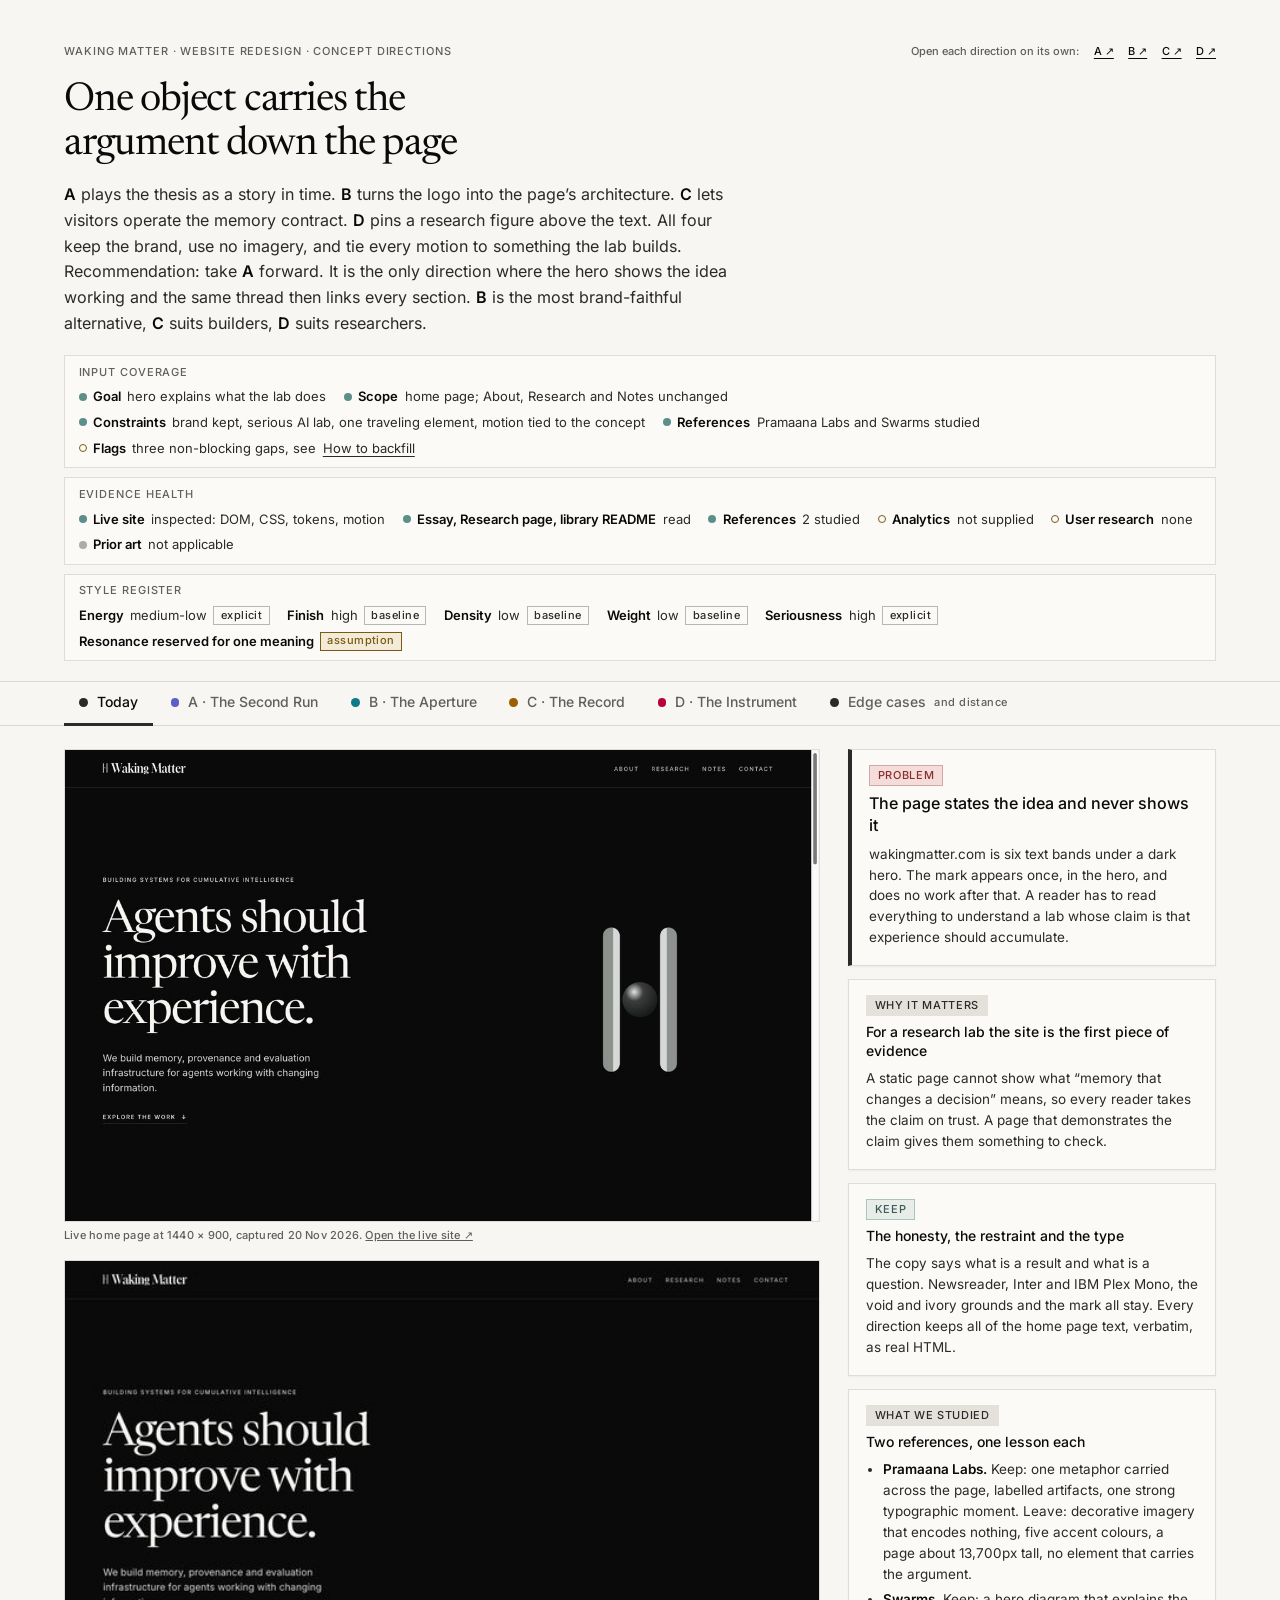
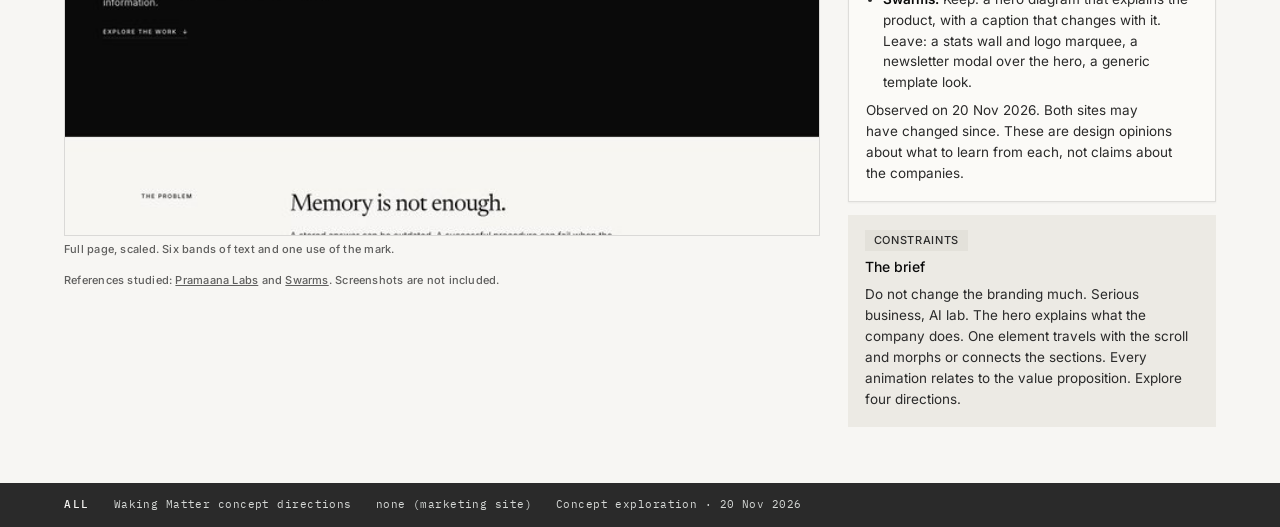
<file: index.html>
<!doctype html>
<html lang="en" data-ground="ivory" data-product="waking-matter">
<head>
<meta charset="utf-8">
<meta name="viewport" content="width=device-width, initial-scale=1">
<meta name="robots" content="noindex, nofollow">
<title>Waking Matter · Website redesign · Four concept directions</title>
<link rel="icon" href="data:,">
<link rel="stylesheet" href="shared/tokens.css">
<link rel="stylesheet" href="shared/wrapper.css">
</head>
<body>
<a class="skip-link" href="#panels">Skip to the directions</a>

<header class="page-header" data-component="PageHeader">
  <div class="top">
    <p class="eyebrow">Waking Matter · Website redesign · Concept directions</p>
    <p class="open-row">Open each direction on its own:
      <a href="direction-A.html" target="_blank" rel="noopener" data-test-id="open-a">A ↗</a>
      <a href="direction-B.html" target="_blank" rel="noopener" data-test-id="open-b">B ↗</a>
      <a href="direction-C.html" target="_blank" rel="noopener" data-test-id="open-c">C ↗</a>
      <a href="direction-D.html" target="_blank" rel="noopener" data-test-id="open-d">D ↗</a>
    </p>
  </div>
  <h1>One object carries the argument down the page</h1>
  <p class="lede"><strong>A</strong> plays the thesis as a story in time. <strong>B</strong> turns the logo into the page’s architecture. <strong>C</strong> lets visitors operate the memory contract. <strong>D</strong> pins a research figure above the text. All four keep the brand, use no imagery, and tie every motion to something the lab builds. <span id="reco">Recommendation: take <strong>A</strong> forward. It is the only direction where the hero shows the idea working and the same thread then links every section. <strong>B</strong> is the most brand-faithful alternative, <strong>C</strong> suits builders, <strong>D</strong> suits researchers.</span></p>
</header>

<section class="strips" aria-label="Input coverage, evidence health and style register" data-component="Strips">
  <div class="strip">
    <span class="strip-title">Input coverage</span>
    <ul>
      <li><i class="dot"></i><b>Goal</b> hero explains what the lab does</li>
      <li><i class="dot"></i><b>Scope</b> home page; About, Research and Notes unchanged</li>
      <li><i class="dot"></i><b>Constraints</b> brand kept, serious AI lab, one traveling element, motion tied to the concept</li>
      <li><i class="dot"></i><b>References</b> Pramaana Labs and Swarms studied</li>
      <li><i class="dot gap"></i><b>Flags</b> three non-blocking gaps, see <a href="#edge" data-jump-tab="edge">How to backfill</a></li>
    </ul>
  </div>
  <div class="strip">
    <span class="strip-title">Evidence health</span>
    <ul>
      <li><i class="dot"></i><b>Live site</b> inspected: DOM, CSS, tokens, motion</li>
      <li><i class="dot"></i><b>Essay, Research page, library README</b> read</li>
      <li><i class="dot"></i><b>References</b> 2 studied</li>
      <li><i class="dot gap"></i><b>Analytics</b> not supplied</li>
      <li><i class="dot gap"></i><b>User research</b> none</li>
      <li><i class="dot na"></i><b>Prior art</b> not applicable</li>
    </ul>
  </div>
  <div class="strip">
    <span class="strip-title">Style register</span>
    <ul>
      <li class="dial"><b>Energy</b> medium-low <em>explicit</em></li>
      <li class="dial"><b>Finish</b> high <em>baseline</em></li>
      <li class="dial"><b>Density</b> low <em>baseline</em></li>
      <li class="dial"><b>Weight</b> low <em>baseline</em></li>
      <li class="dial"><b>Seriousness</b> high <em>explicit</em></li>
      <li class="dial"><b>Resonance reserved for one meaning</b> <em class="assume">assumption</em></li>
    </ul>
  </div>
</section>

<div class="tabs-wrap">
  <div class="tabs" role="tablist" aria-label="Review sections">
    <button class="tab" role="tab" id="tab-today" aria-controls="panel-today" aria-selected="true" data-tab="today" data-test-id="tab-today"><span class="tab-dot"></span>Today</button>
    <button class="tab" role="tab" id="tab-a" aria-controls="panel-a" aria-selected="false" tabindex="-1" data-tab="a" data-test-id="tab-a" style="--accent:var(--accent-A)"><span class="tab-dot"></span>A · The Second Run</button>
    <button class="tab" role="tab" id="tab-b" aria-controls="panel-b" aria-selected="false" tabindex="-1" data-tab="b" data-test-id="tab-b" style="--accent:var(--accent-B)"><span class="tab-dot"></span>B · The Aperture</button>
    <button class="tab" role="tab" id="tab-c" aria-controls="panel-c" aria-selected="false" tabindex="-1" data-tab="c" data-test-id="tab-c" style="--accent:var(--accent-C)"><span class="tab-dot"></span>C · The Record</button>
    <button class="tab" role="tab" id="tab-d" aria-controls="panel-d" aria-selected="false" tabindex="-1" data-tab="d" data-test-id="tab-d" style="--accent:var(--accent-D)"><span class="tab-dot"></span>D · The Instrument</button>
    <button class="tab" role="tab" id="tab-edge" aria-controls="panel-edge" aria-selected="false" tabindex="-1" data-tab="edge" data-test-id="tab-edge"><span class="tab-dot"></span>Edge cases <small>and distance</small></button>
  </div>
</div>

<main id="panels">

<!-- ======================= TODAY ======================= -->
<section class="panel" role="tabpanel" id="panel-today" aria-labelledby="tab-today" data-dir="today">
  <div class="panel-grid">
    <div class="today-stage">
      <figure class="shot">
        <img src="shared/assets/today-hero.jpg" alt="The live Waking Matter home page hero: a dark page with the headline 'Agents should improve with experience.' on the left and the pillars-and-bead mark on the right." width="1200" height="750">
        <figcaption>Live home page at 1440 × 900, captured 20 Nov 2026. <a href="https://wakingmatter.com/" target="_blank" rel="noopener">Open the live site ↗</a></figcaption>
      </figure>
      <figure class="shot">
        <div class="shot-scroll" tabindex="0" role="group" aria-label="Full-page capture of the live home page, scrollable">
          <img src="shared/assets/today-full.jpg" alt="The full live home page: a dark hero followed by five ivory text bands: the problem, public technical work, four research questions, repeated work and the broader thesis." width="640" height="1641">
        </div>
        <figcaption>Full page, scaled. Six bands of text and one use of the mark.</figcaption>
      </figure>
      <figure class="shot">
        <figcaption>References studied: <a href="https://pramaanalabs.ai/" target="_blank" rel="noopener">Pramaana Labs</a> and <a href="https://www.swarms.ai/" target="_blank" rel="noopener">Swarms</a>. Screenshots are not included.</figcaption>
      </figure>
    </div>
    <aside class="annot" aria-label="Annotations for the current site">
      <div class="card-headline">
        <span class="pill bad">Problem</span>
        <h2>The page states the idea and never shows it</h2>
        <p>wakingmatter.com is six text bands under a dark hero. The mark appears once, in the hero, and does no work after that. A reader has to read everything to understand a lab whose claim is that experience should accumulate.</p>
      </div>
      <div class="card">
        <span class="pill neutral">Why it matters</span>
        <h3>For a research lab the site is the first piece of evidence</h3>
        <p>A static page cannot show what “memory that changes a decision” means, so every reader takes the claim on trust. A page that demonstrates the claim gives them something to check.</p>
      </div>
      <div class="card">
        <span class="pill good">Keep</span>
        <h3>The honesty, the restraint and the type</h3>
        <p>The copy says what is a result and what is a question. Newsreader, Inter and IBM Plex Mono, the void and ivory grounds and the mark all stay. Every direction keeps all of the home page text, verbatim, as real HTML.</p>
      </div>
      <div class="card">
        <span class="pill neutral">What we studied</span>
        <h3>Two references, one lesson each</h3>
        <ul>
          <li><b>Pramaana Labs.</b> Keep: one metaphor carried across the page, labelled artifacts, one strong typographic moment. Leave: decorative imagery that encodes nothing, five accent colours, a page about 13,700px tall, no element that carries the argument.</li>
          <li><b>Swarms.</b> Keep: a hero diagram that explains the product, with a caption that changes with it. Leave: a stats wall and logo marquee, a newsletter modal over the hero, a generic template look.</li>
        </ul>
        <p>Observed on 20 Nov 2026. Both sites may have changed since. These are design opinions about what to learn from each, not claims about the companies.</p>
      </div>
      <div class="card-quiet">
        <span class="pill neutral">Constraints</span>
        <h3>The brief</h3>
        <p>Do not change the branding much. Serious business, AI lab. The hero explains what the company does. One element travels with the scroll and morphs or connects the sections. Every animation relates to the value proposition. Explore four directions.</p>
      </div>
    </aside>
  </div>
</section>

<!-- ======================= A ======================= -->
<section class="panel" role="tabpanel" id="panel-a" aria-labelledby="tab-a" data-dir="a" hidden>
  <div class="panel-grid">
    <div class="stage-col">
      <div class="stage-bare" data-direction-accent="A">
        <div class="stage-bar"></div>
        <div class="toolbar" role="toolbar" aria-label="Preview controls for direction A">
          <div class="seg" role="radiogroup" aria-label="Preview size">
            <button type="button" role="radio" aria-checked="true" data-device="desktop" data-test-id="a-desktop">Desktop 1440</button>
            <button type="button" role="radio" aria-checked="false" data-device="mobile" data-test-id="a-mobile">Mobile 390</button>
          </div>
          <button type="button" class="sw" role="switch" aria-checked="false" data-rm data-test-id="a-reduced">Reduced motion</button>
          <button type="button" class="btn" data-replay data-test-id="a-restart">Restart</button>
          <button type="button" class="btn" data-wide aria-pressed="false" data-test-id="a-wide">Wide</button>
          <span class="spacer"></span>
          <a class="btn" href="direction-A.html" target="_blank" rel="noopener" data-test-id="a-standalone">Open standalone ↗</a>
        </div>
        <div class="viewport" data-viewport>
          <iframe title="Direction A, The Second Run, interactive preview" loading="lazy"></iframe>
          <div class="loading">Loading direction A</div>
        </div>
        <div class="beats" aria-label="Jump to a moment in direction A"></div>
        <p class="hint" data-scale></p>
      </div>
    </div>
    <aside class="annot" aria-label="Annotations for direction A">
      <div class="card-headline">
        <span class="pill good">Direction A</span>
        <h2 class="name">The Second Run</h2>
        <p>The same task, run twice. Run 2 differs because Run 1 left a recorded, sourced trace. One thread and bead carries that idea down the page, and scroll is time.</p>
      </div>
      <div class="card">
        <h3>What changes</h3>
        <p>The hero stops being a headline beside a logo and becomes a demonstration: two runs side by side, with a resonance line from Run 1’s correction to Run 2’s check. The page becomes one timeline, marked in weeks on a left spine, instead of stacked bands. The ground is void from top to bottom.</p>
      </div>
      <div class="card">
        <h3>The common element and what it becomes</h3>
        <ul>
          <li><b>Hero.</b> Two runs, one thread.</li>
          <li><b>Problem.</b> The thread fans into a bundle of stored history, then one line reaches a decision.</li>
          <li><b>Contracts.</b> A gate that opens only on a recorded decision.</li>
          <li><b>Questions.</b> Four lanes, one per question.</li>
          <li><b>Repeated work.</b> Weekly passes.</li>
          <li><b>Thesis.</b> The marks stack into a column. At the footer the column becomes the mark.</li>
        </ul>
      </div>
      <div class="card">
        <span class="pill good">Evidence cited</span>
        <h3>Where it comes from</h3>
        <p>Site: “Keeping more history does not tell an agent what to trust or do next.” Essay: “Memory has to change a decision.” Library: the validator rejects a trusted record without an authorizing decision. Swarms: a hero diagram that explains the product. A keeps that idea and drops the SaaS stack.</p>
      </div>
      <div class="card-quiet">
        <span class="pill neutral">Cost and risk</span>
        <p>Highest choreography load: an autoplay hero plus six scroll scenes. Dark-only departs from today’s ivory body. Roughly nine viewports of scroll. Mobile needs its own composition.</p>
      </div>
      <div class="card-quiet">
        <span class="pill neutral">Motion</span>
        <p>Scroll-linked and reversible. The hero autoplays once for about six seconds and can be restarted. Reduced motion shows the finished figure and every scene at rest.</p>
      </div>
    </aside>
  </div>
</section>

<!-- ======================= B ======================= -->
<section class="panel" role="tabpanel" id="panel-b" aria-labelledby="tab-b" data-dir="b" hidden>
  <div class="panel-grid">
    <div class="stage-col">
      <div class="stage-bare" data-direction-accent="B">
        <div class="stage-bar"></div>
        <div class="toolbar" role="toolbar" aria-label="Preview controls for direction B">
          <div class="seg" role="radiogroup" aria-label="Preview size">
            <button type="button" role="radio" aria-checked="true" data-device="desktop" data-test-id="b-desktop">Desktop 1440</button>
            <button type="button" role="radio" aria-checked="false" data-device="mobile" data-test-id="b-mobile">Mobile 390</button>
          </div>
          <button type="button" class="sw" role="switch" aria-checked="false" data-rm data-test-id="b-reduced">Reduced motion</button>
          <button type="button" class="btn" data-replay data-test-id="b-restart">Restart</button>
          <button type="button" class="btn" data-wide aria-pressed="false" data-test-id="b-wide">Wide</button>
          <span class="spacer"></span>
          <a class="btn" href="direction-B.html" target="_blank" rel="noopener" data-test-id="b-standalone">Open standalone ↗</a>
        </div>
        <div class="viewport" data-viewport>
          <iframe title="Direction B, The Aperture, interactive preview" loading="lazy"></iframe>
          <div class="loading">Loading direction B</div>
        </div>
        <div class="beats" aria-label="Jump to a moment in direction B"></div>
        <p class="hint" data-scale></p>
      </div>
    </div>
    <aside class="annot" aria-label="Annotations for direction B">
      <div class="card-headline">
        <span class="pill good">Direction B</span>
        <h2 class="name">The Aperture</h2>
        <p>The logo already is the idea. The page becomes the mark: pillars as fixed rails, the bead on a central axis, each section a gate that inscribes a mark, so the pillars visibly accumulate.</p>
      </div>
      <div class="card">
        <h3>What changes</h3>
        <p>The hero keeps its dark ground and gains an explanation: the bead is memory, held between provenance and evaluation. After a wake interlude the page inverts to ivory. Sections sit about a central axis, heading on the left and copy on the right. The pillars double as navigation. This is the smallest step from today’s site.</p>
      </div>
      <div class="card">
        <h3>The common element and what it becomes</h3>
        <ul>
          <li><b>Hero.</b> The monumental mark, annotated.</li>
          <li><b>Open.</b> The pillars part into page rails and the bead takes the axis.</li>
          <li><b>Wake.</b> An iris opens from the bead and the page turns to ivory.</li>
          <li><b>Gates.</b> Each section boundary inscribes a mark. Hollow: observed. Filled: accepted with a recorded decision. Struck: revised. Resonance: changed a later decision.</li>
          <li><b>Close.</b> The mark re-forms at the footer with its marks intact.</li>
        </ul>
      </div>
      <div class="card">
        <span class="pill good">Evidence cited</span>
        <h3>Where it comes from</h3>
        <p>The live site already runs a dark hero into an ivory body. The logo’s structure is two pillars around a bead. Essay: “The ability to preserve information needs a corresponding ability to limit its authority.”</p>
      </div>
      <div class="card-quiet">
        <span class="pill warn">Needs sign-off</span>
        <p>Reading the mark as memory held between provenance and evaluation is a proposal. It changes what the logo means, so the founder should approve it before any build. The symmetric layout also narrows the text columns.</p>
      </div>
      <div class="card-quiet">
        <span class="pill neutral">Motion</span>
        <p>All scroll-linked. The only autoplay is the brand’s own 0.9 s rise. Reduced motion shows the opened frame with the full ledger inscribed and no iris.</p>
      </div>
    </aside>
  </div>
</section>

<!-- ======================= C ======================= -->
<section class="panel" role="tabpanel" id="panel-c" aria-labelledby="tab-c" data-dir="c" hidden>
  <div class="panel-grid">
    <div class="stage-col">
      <div class="stage-bare" data-direction-accent="C">
        <div class="stage-bar"></div>
        <div class="toolbar" role="toolbar" aria-label="Preview controls for direction C">
          <div class="seg" role="radiogroup" aria-label="Preview size">
            <button type="button" role="radio" aria-checked="true" data-device="desktop" data-test-id="c-desktop">Desktop 1440</button>
            <button type="button" role="radio" aria-checked="false" data-device="mobile" data-test-id="c-mobile">Mobile 390</button>
          </div>
          <button type="button" class="sw" role="switch" aria-checked="false" data-rm data-test-id="c-reduced">Reduced motion</button>
          <button type="button" class="btn" data-replay data-test-id="c-restart">Restart</button>
          <button type="button" class="btn" data-wide aria-pressed="false" data-test-id="c-wide">Wide</button>
          <span class="spacer"></span>
          <a class="btn" href="direction-C.html" target="_blank" rel="noopener" data-test-id="c-standalone">Open standalone ↗</a>
        </div>
        <div class="viewport" data-viewport>
          <iframe title="Direction C, The Record, interactive preview" loading="lazy"></iframe>
          <div class="loading">Loading direction C</div>
        </div>
        <div class="beats" aria-label="Jump to a moment in direction C"></div>
        <p class="hint" data-scale></p>
      </div>
    </div>
    <aside class="annot" aria-label="Annotations for direction C">
      <div class="card-headline">
        <span class="pill good">Direction C</span>
        <h2 class="name">The Record</h2>
        <p>Do not describe the memory contract, let visitors operate it. One record travels down the page and changes face from card to contract graph to ledger. The research questions become the ledger’s unfilled columns.</p>
      </div>
      <div class="card">
        <h3>What changes</h3>
        <p>The hero becomes an interactive record: Accept, Reject, Source changed, and an attempt to promote without a decision that the validator refuses. The page follows the states of one claim. The ledger’s evaluation column reads “not yet measured”, which keeps the research honest.</p>
      </div>
      <div class="card">
        <h3>The common element and what it becomes</h3>
        <ul>
          <li><b>Hero.</b> A candidate record you can operate.</li>
          <li><b>Problem.</b> A stack of stored answers, none trusted.</li>
          <li><b>Contracts.</b> The graph from evidence to trusted record, with a three-line validator console.</li>
          <li><b>Questions.</b> A ledger whose columns are the four questions.</li>
          <li><b>Repeated work.</b> Weekly rows accumulate.</li>
          <li><b>Thesis.</b> Older rows lose authority and the record docks as one line.</li>
        </ul>
      </div>
      <div class="card">
        <span class="pill good">Evidence cited</span>
        <h3>Where it comes from</h3>
        <p>Library README: ids are content-addressed (<span class="mono">cand_</span>, <span class="mono">fact_</span>, <span class="mono">dec_</span>), every trusted record needs a reducer decision, supersession is a directed graph. Swarms uses an animated hero diagram to explain its product. C makes the hero something you operate, built from the contract itself, without the dev-tool template.</p>
      </div>
      <div class="card-quiet">
        <span class="pill neutral">Cost and risk</span>
        <p>Most interaction logic: a stateful card and anchor-to-anchor travel. It can read as a product interface when the lab sells infrastructure and research. The contract semantics need engineering review.</p>
      </div>
      <div class="card-quiet">
        <span class="pill neutral">Motion</span>
        <p>The shake on a refused promotion is feedback. Scene travel is continuity. Reduced motion renders each face in place and every control still works.</p>
      </div>
    </aside>
  </div>
</section>

<!-- ======================= D ======================= -->
<section class="panel" role="tabpanel" id="panel-d" aria-labelledby="tab-d" data-dir="d" hidden>
  <div class="panel-grid">
    <div class="stage-col">
      <div class="stage-bare" data-direction-accent="D">
        <div class="stage-bar"></div>
        <div class="toolbar" role="toolbar" aria-label="Preview controls for direction D">
          <div class="seg" role="radiogroup" aria-label="Preview size">
            <button type="button" role="radio" aria-checked="true" data-device="desktop" data-test-id="d-desktop">Desktop 1440</button>
            <button type="button" role="radio" aria-checked="false" data-device="mobile" data-test-id="d-mobile">Mobile 390</button>
          </div>
          <button type="button" class="sw" role="switch" aria-checked="false" data-rm data-test-id="d-reduced">Reduced motion</button>
          <button type="button" class="btn" data-replay data-test-id="d-restart">Restart</button>
          <button type="button" class="btn" data-wide aria-pressed="false" data-test-id="d-wide">Wide</button>
          <span class="spacer"></span>
          <a class="btn" href="direction-D.html" target="_blank" rel="noopener" data-test-id="d-standalone">Open standalone ↗</a>
        </div>
        <div class="viewport" data-viewport>
          <iframe title="Direction D, The Instrument, interactive preview" loading="lazy"></iframe>
          <div class="loading">Loading direction D</div>
        </div>
        <div class="beats" aria-label="Jump to a moment in direction D"></div>
        <p class="hint" data-scale></p>
      </div>
    </div>
    <aside class="annot" aria-label="Annotations for direction D">
      <div class="card-headline">
        <span class="pill good">Direction D</span>
        <h2 class="name">The Instrument</h2>
        <p>Read like a paper, behave like an instrument. The four research questions organise the page. One wide plate stays pinned and morphs through a state per question, ending in an honest help, no effect or hurts switch.</p>
      </div>
      <div class="card">
        <h3>What changes</h3>
        <p>No dark ground at all: paper and ink. The page is stacked, plate over text, with a chapter index in the plate’s caption strip. The chapters use the Research page’s own copy. The plate is labelled illustrative throughout. This changes the first impression most.</p>
      </div>
      <div class="card">
        <h3>The common element and what it becomes</h3>
        <ul>
          <li><b>Baseline.</b> The same mistake in every run.</li>
          <li><b>Decisions.</b> A branch from one outcome to the next action.</li>
          <li><b>Useful state.</b> Bars with lifetimes, source and scope.</li>
          <li><b>Revision.</b> Hatching after a source changes, and a reset.</li>
          <li><b>Evaluation.</b> Three bands and an outcome switch.</li>
          <li><b>Contracts.</b> A zoom into one bar opens its provenance record.</li>
        </ul>
      </div>
      <div class="card">
        <span class="pill good">Evidence cited</span>
        <h3>Where it comes from</h3>
        <p>Research page: “A useful experiment must distinguish help, no effect and harm.” Essay: “Three outcomes have to remain possible.” Pramaana labels its work as numbered proof artifacts. D takes that rigor and builds the figure from the lab’s own scenario instead of imagery.</p>
      </div>
      <div class="card-quiet">
        <span class="pill neutral">Cost and risk</span>
        <p>A figure engine that interpolates a dozen or more elements between states. Least brand drama of the four. Densest on mobile.</p>
      </div>
      <div class="card-quiet">
        <span class="pill neutral">Motion</span>
        <p>Scroll-linked interpolation. Reduced motion keeps the plate pinned and switches states at chapter boundaries. The outcome switch works either way.</p>
      </div>
    </aside>
  </div>
</section>

<!-- ======================= EDGE CASES ======================= -->
<section class="panel" role="tabpanel" id="panel-edge" aria-labelledby="tab-edge" data-dir="edge" hidden>

  <div class="section-head"><h2>Edge cases</h2><p>Where a scroll-driven page is most likely to fail, and what each direction does about it.</p></div>
  <div class="tbl-wrap">
    <table>
      <thead><tr><th>Case</th><th>Risk</th><th>A</th><th>B</th><th>C</th><th>D</th><th>Check</th></tr></thead>
      <tbody>
        <tr><td class="k">Reduced motion</td><td>Scroll-linked scenes disorient, or content stays hidden</td><td>Finished two-run figure, every scene at rest</td><td>Opened frame, gates open, full ledger, no iris</td><td>Each card face in place, controls still work</td><td>Plate pinned, states switch at chapter boundaries</td><td id="chk-rm">Verified in Chrome for all four: complete static page, console clean.</td></tr>
        <tr><td class="k">Phone width, 390</td><td>Desktop choreography shrinks into illegibility</td><td>Left spine kept, four lanes stacked, weekly passes as one descending thread</td><td>Rails stay at the frame edges, 44px tick targets, legend in one column</td><td>Inline card in each scene, seven-dot state rail that names only the current state</td><td>Sticky plate at about half the viewport, legend moved under it, chips scroll sideways</td><td id="chk-mob">No horizontal overflow from 320 to 1920 in all four. Contrast audit shows 0 failing at 390. Frames reviewed one by one at 390. A text-collision sweep from 360 to 1920 wide, plus short laptop windows such as 1366 × 625, is clean for A, B, C and D.</td></tr>
        <tr><td class="k">JavaScript off or fonts late</td><td>Content depends on animation</td><td colspan="4">All copy is real HTML text and the animated layers are enhancement. Fonts are the site’s own files, self-hosted, with swap.</td><td id="chk-nojs">Verified for all four: every required line of copy and every link is present with JavaScript off.</td></tr>
        <tr><td class="k">Deep link or restored scroll</td><td>A scene that only works after scrolling through earlier ones</td><td colspan="4">State derives from scroll position, never from history. Use any “Jump to” chip, then reload.</td><td id="chk-deep">62 jump landings verified (all tabs, desktop and phone frames). Reload after a jump was not tested in A, B or C.</td></tr>
        <tr><td class="k">Keyboard and screen readers</td><td>Decorative layers announced, controls unreachable</td><td>Decorative layers hidden, text equivalents for diagrams</td><td>Pillar ticks are links with focus rings</td><td>Stepper and record controls are buttons</td><td>Chips are buttons with roving tabindex; outcome switch is a radio group</td><td id="chk-a11y">Contrast audit, click-target and keyboard checks in Chrome. No screen reader pass yet.</td></tr>
        <tr><td class="k">Founder sign-off</td><td>New meaning attached to the brand</td><td>New microcopy, listed in the build report</td><td>The reading of the mark as memory between provenance and evaluation</td><td>Demo ids and states mirror the library; needs engineering review</td><td>Research page copy reused on the home page</td><td>Open</td></tr>
        <tr><td class="k">Browsers and devices</td><td>One engine tested</td><td colspan="4">Chrome only. Safari, Firefox, iOS and Android have not been tested, and performance on a mid-range phone has not been measured.</td><td>Open</td></tr>
      </tbody>
    </table>
  </div>

  <div class="section-head"><h2>Direction-distance gate</h2><p>Every pair must differ on at least three of six dimensions, including one structural and one visual. <span id="gate-result"></span></p></div>
  <div class="tbl-wrap" id="profile-table"></div>
  <div class="pair-grid" id="pairs"></div>

  <div class="section-head"><h2>Who each direction serves</h2><p>Design judgement, not user data. Validate with reader sessions.</p></div>
  <div class="tbl-wrap">
    <table>
      <thead><tr><th>Reader</th><th>Wants</th><th>A</th><th>B</th><th>C</th><th>D</th></tr></thead>
      <tbody>
        <tr><td class="k">First-time visitor, investor or partner</td><td>The thesis in seconds</td><td>Strong. The hero demonstrates it.</td><td>Good. The mark explains it, abstractly.</td><td>Good. Operating the record is optional.</td><td>Partial. Text comes first, the figure rewards patience.</td></tr>
        <tr><td class="k">Builder evaluating the library</td><td>To see the contract work</td><td>Partial. One gate scene.</td><td>Partial. One gate.</td><td>Strong. The hero is the contract.</td><td>Good. A zoom opens a record.</td></tr>
        <tr><td class="k">Researcher or collaborator</td><td>Signs of rigor</td><td>Good. Four lanes, honest outcomes.</td><td>Partial. The agenda sits in four small chambers.</td><td>Good. The questions are ledger columns.</td><td>Strong. The agenda is the page.</td></tr>
        <tr><td class="k">Returning reader</td><td>Continuity with today’s brand</td><td>Good. New structure, same voice.</td><td>Strong. The same dark-to-ivory arc.</td><td>Partial. The interactive card is new.</td><td>Partial. No dark hero.</td></tr>
      </tbody>
    </table>
  </div>

  <div class="section-head"><h2>Style register evidence</h2><p>Each dial is tied to something observed or stated. One entry is an assumption.</p></div>
  <div class="tbl-wrap">
    <table>
      <thead><tr><th>Dial</th><th>Value</th><th>Source</th><th>Evidence</th><th>Consequence for the design</th></tr></thead>
      <tbody>
        <tr><td class="k">Energy</td><td>Medium-low</td><td>Explicit</td><td>“It’s a serious business and it’s an AI lab.” The live site has a single 0.9 s rise.</td><td>Motion only where it encodes an idea. One traveling element. No loops.</td></tr>
        <tr><td class="k">Finish</td><td>High</td><td>Baseline</td><td>Newsreader at 400 with −0.035em tracking, hairlines, mono labels. The brief asks to do better than the references.</td><td>Type and real diagrams carry the page. No illustration.</td></tr>
        <tr><td class="k">Density</td><td>Low</td><td>Baseline</td><td>72rem content width, 38em measure, 6.5rem band padding.</td><td>One idea per viewport. Copy holds the site’s measure.</td></tr>
        <tr><td class="k">Weight</td><td>Low</td><td>Baseline</td><td>Serif at 400, 1px hairlines, 11px uppercase labels.</td><td>Contrast comes from ground and scale, not weight.</td></tr>
        <tr><td class="k">Seriousness</td><td>High</td><td>Explicit</td><td>The same brief quote. The site’s own caveats: “not results we are claiming here.”</td><td>No bounce, emoji or hype. Every demonstration is labelled illustrative.</td></tr>
        <tr><td class="k">Resonance</td><td>One meaning</td><td><span class="pill warn">Assumption</span></td><td>The live site defines the colour but gives no rule for it.</td><td>Used only when retained experience changes a later decision. Needs founder confirmation.</td></tr>
      </tbody>
    </table>
  </div>

  <div class="section-head"><h2>How to backfill missing evidence</h2><p>Nothing here blocks the review. Each gap limits how far the ratings above can be trusted.</p></div>
  <div class="tbl-wrap">
    <table>
      <thead><tr><th>Gap</th><th>Why it matters</th><th>How to backfill</th></tr></thead>
      <tbody>
        <tr><td class="k">Analytics</td><td>There is no baseline for what visitors do today.</td><td>Ask for home page analytics: entry sources, scroll depth, clicks on the hello@ link. Pick one success measure before choosing a direction.</td></tr>
        <tr><td class="k">User research</td><td>The reader ratings are design judgement.</td><td>Five short sessions per shortlisted direction: first impression (“what does this lab do?”), then find the library.</td></tr>
        <tr><td class="k">Founder input</td><td>B’s reading of the mark and all new microcopy are proposals.</td><td>A short review of the copy list and the mark reading.</td></tr>
        <tr><td class="k">Engineering</td><td>Performance and browser coverage are unmeasured.</td><td>Measure on a mid-range Android phone and in Safari and Firefox before committing to a build.</td></tr>
        <tr><td class="k">Accessibility</td><td>Only automated and keyboard checks so far.</td><td>A screen reader pass (VoiceOver, NVDA) and a contrast audit of the small muted labels on the dark grounds.</td></tr>
      </tbody>
    </table>
  </div>
</section>

</main>

<footer data-brainstorm-meta>
  <span data-direction-label>All</span>
  <span data-direction-name>Waking Matter concept directions</span>
  <span data-fluent-components>none (marketing site)</span>
  <span>Concept exploration · 20 Nov 2026</span>
</footer>

<script src="shared/wrapper.js"></script>
<script>
  /* Cross-links inside the strips */
  (function () {
    document.querySelectorAll('[data-jump-tab]').forEach(function (a) {
      a.addEventListener('click', function (e) {
        e.preventDefault();
        var t = document.querySelector('[data-tab="' + a.getAttribute('data-jump-tab') + '"]');
        if (t) t.click();
      });
    });
  })();
</script>
</body>
</html>
</file>
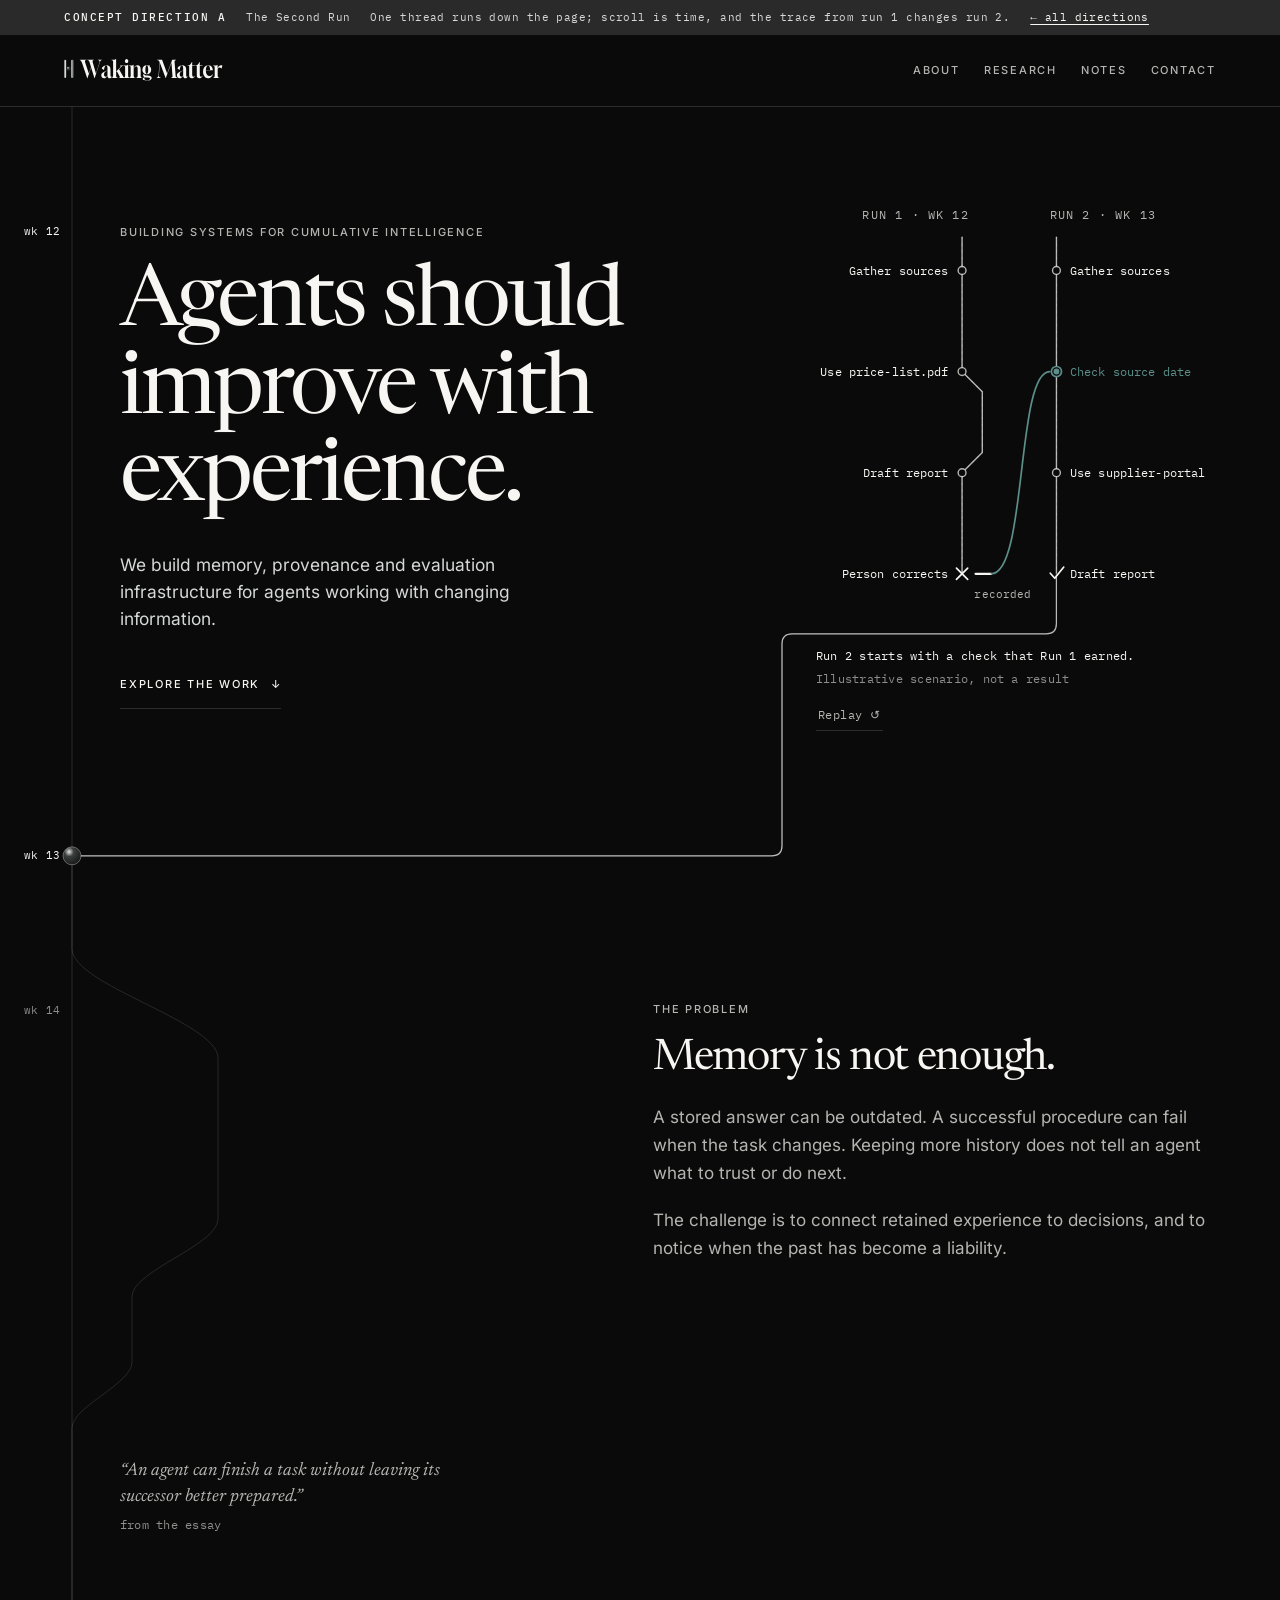
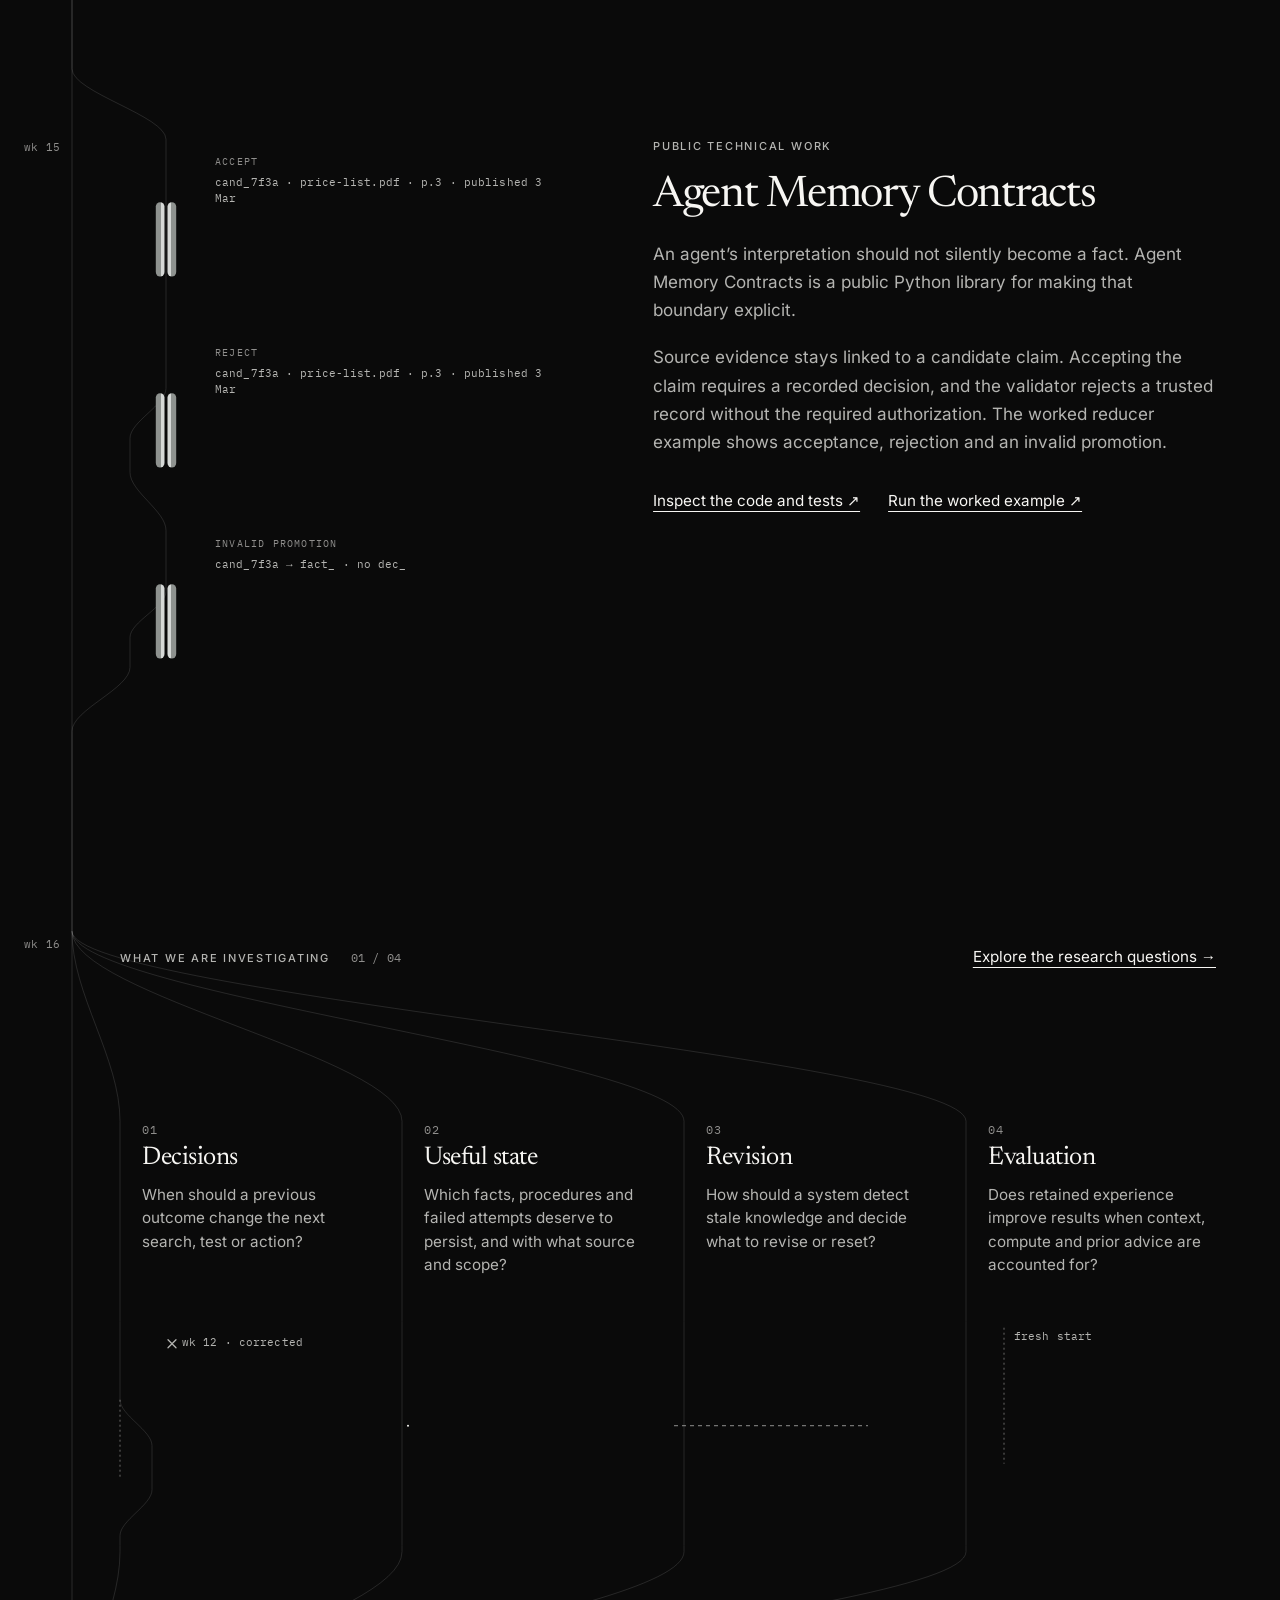
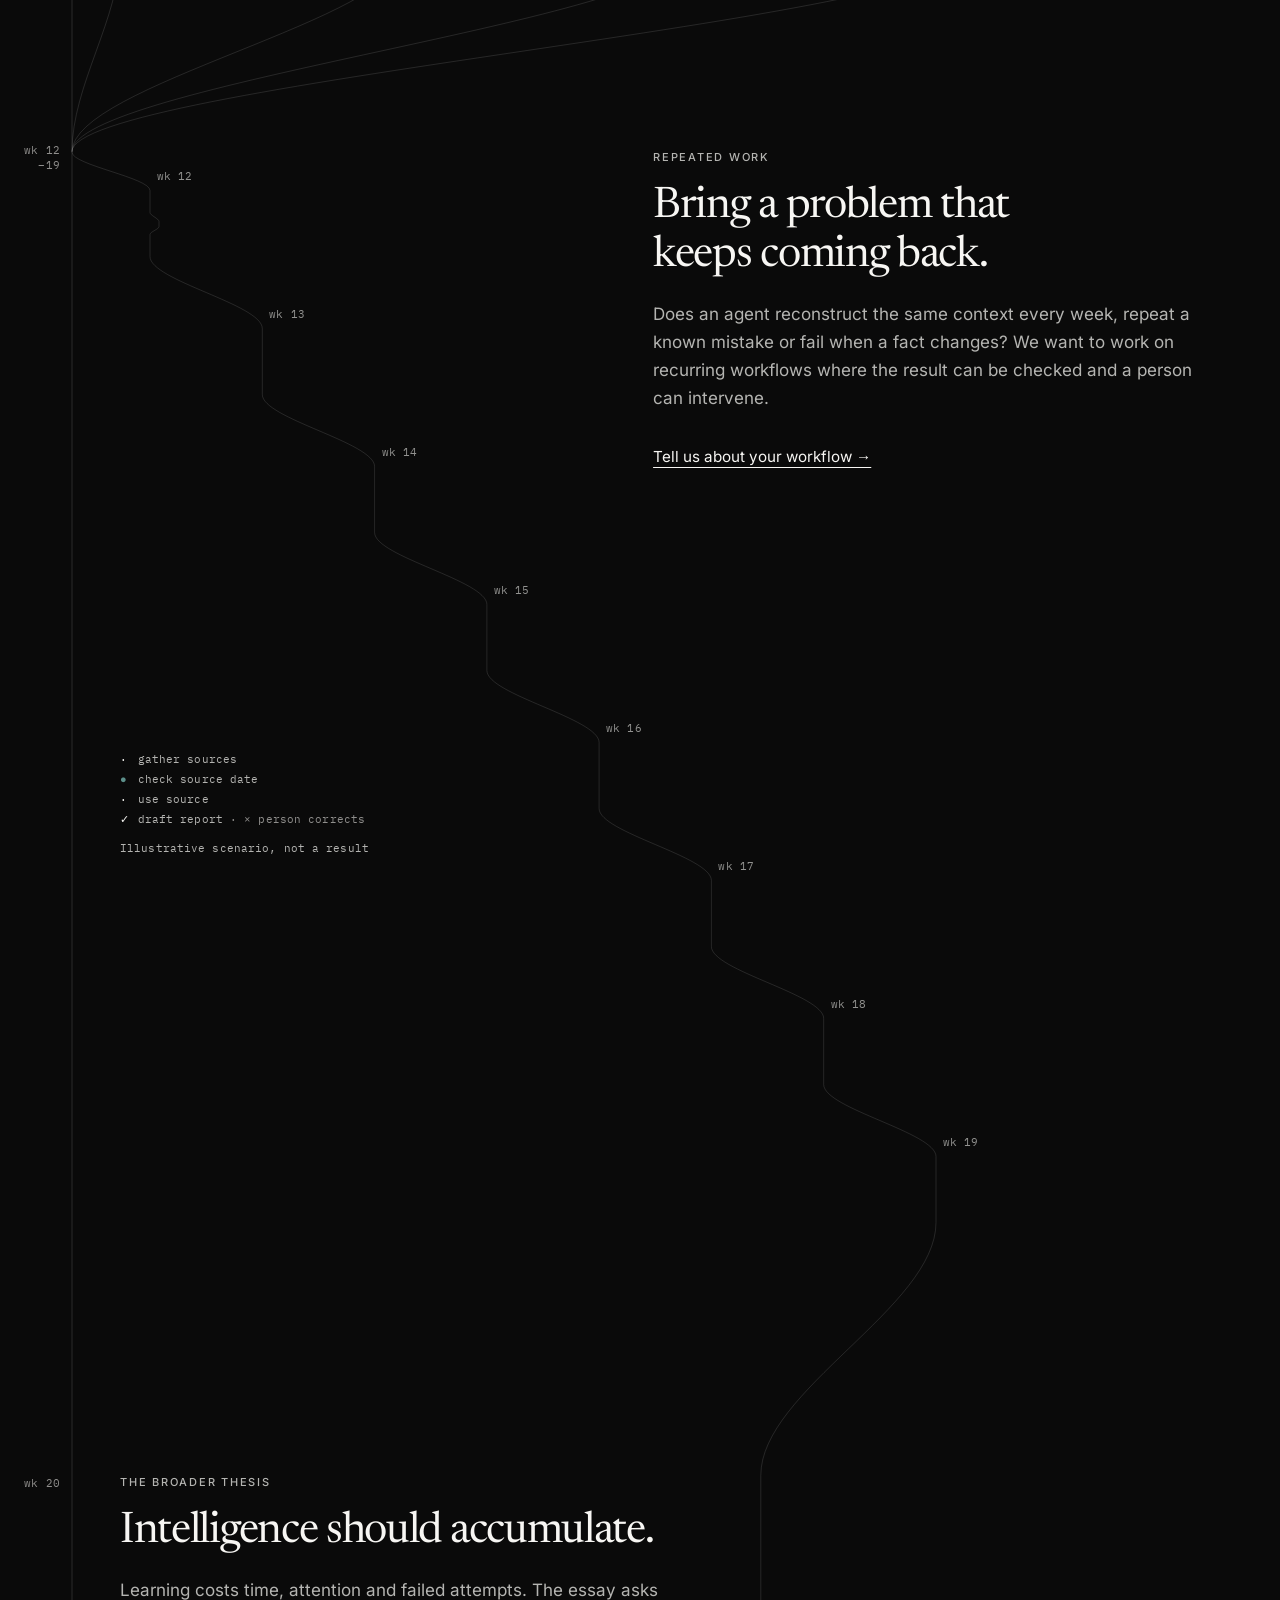
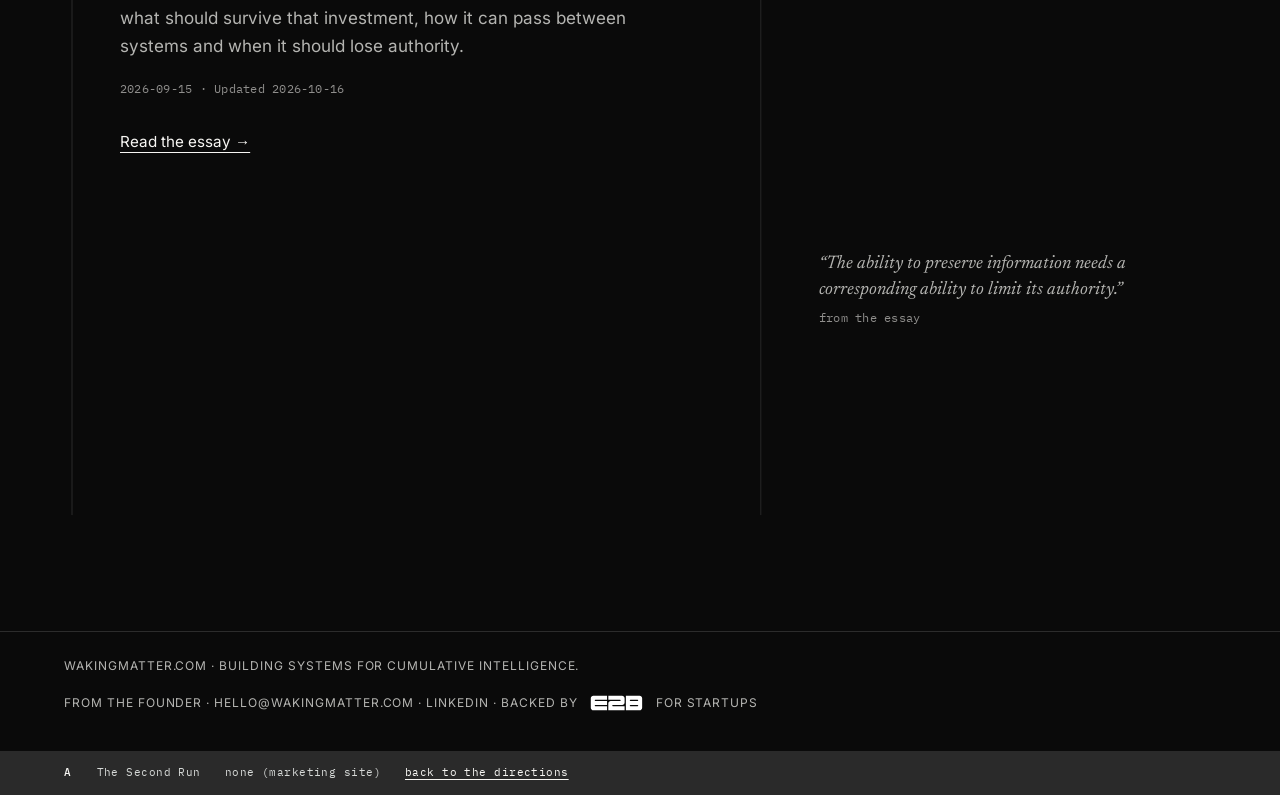
<file: direction-A.html>
<!doctype html>
<html lang="en" data-ground="void" data-product="waking-matter">
<head>
<meta charset="utf-8">
<meta name="viewport" content="width=device-width, initial-scale=1">
<meta name="robots" content="noindex, nofollow">
<title>Waking Matter · Direction A · The Second Run</title>
<meta name="description" content="Waking Matter builds memory, provenance and evaluation infrastructure for agents working with changing information.">
<link rel="icon" href="data:,">
<link rel="stylesheet" href="shared/tokens.css">
<style>
/* ---- Direction A: The Second Run (void only, one thread, scroll = time) ---- */
:root{--spine-x:calc(var(--page-pad) + .5rem);--gutter-in:3rem}
@media (max-width:759px){:root{--spine-x:14px;--gutter-in:1.5rem}}
body{overflow-x:clip}
main{position:relative;display:block}
.spine-probe{position:absolute;left:var(--spine-x);top:0;width:0;height:0}
#loom{position:absolute;left:0;top:0;width:100%;height:100%;pointer-events:none;z-index:1;overflow:visible}
.a-wrap{margin-left:max(calc(var(--spine-x) + var(--gutter-in)),calc((100% - var(--content)) / 2));
  margin-right:max(var(--page-pad),calc((100% - var(--content)) / 2))}
@media (max-width:759px){.a-wrap{margin-right:1.25rem}}

/* spine week stamps: time advances as you scroll */
.wk{position:absolute;left:var(--spine-x);transform:translate(calc(-100% - .7rem),-50%);font-family:var(--font-mono);font-size:.6875rem;line-height:1;
  letter-spacing:.04em;color:var(--ivory-56);white-space:nowrap;transition:color .4s var(--ease);z-index:2}
.wk.on{color:var(--ivory)}
.wk--range{text-align:right;line-height:1.35}
@media (max-width:759px){.wk{transform:translate(-50%,-50%);left:var(--spine-x);background:var(--void);padding:.3rem 0;writing-mode:vertical-rl;font-size:.625rem}}

/* header stays static */
.site-header{position:relative;z-index:5}

/* ---- Hero ------------------------------------------------------------- */
.hero{position:relative;min-height:calc(100svh - var(--header-h));display:flex;align-items:center;padding:2.5rem 0 7rem}
html[data-embedded="false"] .hero{min-height:calc(100svh - var(--header-h) - 2.2rem)}
.hero>.a-wrap{flex:1;min-width:0}
.hero-grid{display:grid;grid-template-columns:minmax(0,1fr) 25rem;column-gap:clamp(2.5rem,6vw,6rem);align-items:center}
.hero-text .label{color:var(--ivory-72)}
.hero-text .hero-h1{margin-top:1.35rem}
.hero-fig{margin:0;position:relative;z-index:2}
.runs{width:100%;height:auto;overflow:visible}
.runs text{font-family:var(--font-mono);font-size:11px;fill:var(--ivory);letter-spacing:.01em}
.runs .hd{font-size:10.5px;letter-spacing:.1em;fill:var(--ivory-72)}
.runs .sm{font-size:10px;fill:var(--ivory-72)}
.runs .guide{fill:none;stroke:var(--ivory-20);stroke-width:1;stroke-dasharray:2 4}
.runs .ink{fill:none;stroke:var(--ivory-72);stroke-width:1.25;stroke-linejoin:round}
.runs .dot{fill:var(--void);stroke:var(--ivory-72);stroke-width:1.25}
.runs .chk{fill:var(--void);stroke:var(--resonance);stroke-width:1.5}
.runs .chk-fill{fill:var(--resonance)}
.runs .xm,.runs .ok{fill:none;stroke:var(--ivory);stroke-width:1.5;stroke-linecap:round;stroke-linejoin:round}
.runs .notch{fill:none;stroke:var(--ivory);stroke-width:2;stroke-linecap:round}
.runs .res{fill:none;stroke:var(--resonance);stroke-width:1.5;stroke-linecap:round}
.runs .t-res{fill:var(--resonance)}
.runs .t-res.pend{fill:var(--ivory)}
.hero-cap{margin-top:1.6rem;display:grid;gap:.35rem;justify-items:start}
.hero-cap .cap1{color:var(--ivory)}
.hero-cap .cap2{color:var(--ivory-56)}
.replay{display:none;margin-top:.35rem;align-items:center;gap:.5rem;min-height:2rem;padding:0 .1rem;background:none;border:0;border-bottom:1px solid var(--hair-void);
  color:var(--ivory-72);font-family:var(--font-mono);font-size:.75rem;letter-spacing:.04em;cursor:pointer;transition:color .3s var(--ease),border-color .3s var(--ease)}
.replay:hover{color:var(--ivory);border-bottom-color:var(--ivory-56)}
html[data-reduced="false"] .replay{display:inline-flex}
@media (max-width:759px){
  .hero{display:block;padding:2.25rem 0 3rem}
  .hero-grid{grid-template-columns:minmax(0,1fr);row-gap:2.5rem}
  .hero-fig{max-width:23rem}
  .replay{min-height:2.75rem}
  /* the figure scales below 1:1 on phones; keep its mono labels at >= 10px rendered */
  .runs text{font-size:12px;letter-spacing:-.01em}
  .runs .hd,.runs .sm{font-size:12px}
}

/* ---- Scenes ------------------------------------------------------------ */
.scene{position:relative;padding:clamp(4rem,8vw,6.5rem) 0}
.scene .wk{top:calc(clamp(4rem,8vw,6.5rem) + .5rem)}
.grid{display:grid;grid-template-columns:minmax(0,5fr) minmax(0,6fr);column-gap:clamp(2rem,5vw,4rem);align-items:start}
.grid>.copy{grid-column:2;grid-row:1}
.grid>.fig{grid-column:1;grid-row:1}
.grid--rev{grid-template-columns:minmax(0,6fr) minmax(0,5fr)}
.grid--rev>.copy{grid-column:1}
.grid--rev>.fig{grid-column:2}
.copy{position:relative;z-index:2}
.copy .label{color:var(--ivory-72);margin-bottom:1.1rem}
.section-copy p{color:var(--ivory-72)}
.copy .text-link{color:var(--ivory)}
.copy .text-link:hover{text-decoration-color:var(--ivory)}
.copy .meta{color:var(--ivory-56);margin-top:1.25rem}
.fig{margin:0;position:relative;z-index:2;min-width:0;pointer-events:none}
.stage{position:relative;margin:0;padding:0;list-style:none}
.lbl{font-family:var(--font-mono);font-size:.6875rem;line-height:1.45;letter-spacing:.01em;color:var(--ivory-72);display:block}
.lbl .dim{color:var(--ivory-56)}
.lbl.res{color:var(--resonance)}
.lbl.short .dim{display:none}
.lbl .nw{white-space:nowrap}
.lbl.stale{text-decoration:line-through;text-decoration-color:var(--ivory-56)}
.quote{margin-top:1.5rem;max-width:24rem}
.quote p{font-family:var(--font-serif);font-size:1.15rem;line-height:1.4;color:var(--ivory-72);font-style:italic}
.quote .meta{font-style:normal;font-family:var(--font-mono);font-size:.75rem;color:var(--ivory-56);margin-top:.5rem}
/* JS on: labels are laid out on the diagram */
html[data-reduced] .stage .lbl{position:absolute;white-space:nowrap}
html[data-reduced] .stage .lbl.wrap{white-space:normal}
html[data-reduced] .st-problem{height:27rem}
html[data-reduced] .st-gate{height:37rem}
html[data-reduced] .micro{height:14rem;margin-top:1.25rem}
html[data-reduced] .st-passes{height:70rem}
html[data-reduced] .st-column{height:22rem}
@media (max-width:759px){
  .grid,.grid--rev{display:block}
  .fig{margin-top:2.5rem}
  html[data-reduced] .st-problem{height:26rem}
  html[data-reduced] .st-gate{height:40rem}
  html[data-reduced] .st-passes{height:63rem}
  html[data-reduced] .st-column{height:18rem}
}
html:not([data-reduced]) .stage{display:grid;gap:.35rem}

/* contract rows */
.gate-row{display:contents}
.gate-row .t{color:var(--ivory-56);text-transform:uppercase;letter-spacing:.12em;font-size:.625rem}
html:not([data-reduced]) .gate-row{display:grid;gap:.2rem;margin-bottom:1rem}

/* questions */
.q-head{display:flex;flex-wrap:wrap;align-items:baseline;justify-content:space-between;gap:.5rem 2rem;margin-bottom:9rem}
.q-head .label{margin:0;color:var(--ivory-72)}
.q-head .counter{color:var(--ivory-56);margin-left:1rem}
.q-head .text-link{margin-top:0;color:var(--ivory)}
.lanes{list-style:none;margin:0;padding:0;display:grid;grid-template-columns:repeat(4,minmax(0,1fr));column-gap:2rem}
.lane{position:relative;padding-left:1.4rem;min-width:0}
.lane-n{color:var(--ivory-56)}
.lane h3{margin:.35rem 0 .6rem;font-family:var(--font-serif);font-weight:400;font-size:1.6rem;line-height:1.15;letter-spacing:-.02em}
.lane-q{font-size:.95rem;line-height:1.55;color:var(--ivory-72);min-height:7.8em;text-wrap:pretty}
@media (max-width:1100px) and (min-width:760px){.lane-q{min-height:10.9em}.lanes{column-gap:1.25rem}}
@media (max-width:759px){
  .q-head{margin-bottom:3rem}
  .q-head .text-link{order:3}
  .lanes{display:block}
  .lane+.lane{margin-top:2.5rem}
  .lane-q{min-height:0}
  .q-foot{margin-top:4.5rem}
}
.q-foot{display:none}
@media (max-width:759px){.q-foot{display:block}.q-head .text-link{display:none}}

/* repeated */
.rep{display:grid;grid-template-columns:minmax(0,5fr) minmax(0,6fr);column-gap:clamp(2rem,5vw,4rem)}
.rep>.copy{grid-column:2;grid-row:1}
.rep>.fig{grid-column:1 / -1;grid-row:1;margin:0}
.passes{list-style:none;margin:0;padding:0}
.legend{display:grid;gap:.25rem;max-width:20rem}
.legend .lbl{position:static !important;white-space:normal !important}
.legend .k{display:inline-block;width:1.1rem;color:var(--ivory)}
.legend .k.res{color:var(--resonance)}
html[data-reduced] .legend{position:absolute;z-index:2}
@media (max-width:759px){.rep{display:block}.rep>.fig{margin-top:2.5rem}}

/* accumulate + end */
.col-cap{margin-left:4.5rem}
.end{position:relative;padding:3.5rem 0 5rem}
.end .mark-slot{grid-column:2;position:relative;z-index:2}
.end-lockup{display:block;width:100%;max-width:40rem;height:auto}
html[data-reduced] .end-lockup{clip-path:inset(0 0 0 6.6%)}
@media (max-width:759px){.end .mark-slot{margin-top:0}}

/* fixed travellers (the bead) */
.tb{position:fixed;left:0;top:0;width:48px;height:48px;margin:-24px 0 0 -24px;pointer-events:none;z-index:3;opacity:0;will-change:transform,opacity;overflow:visible}
html[data-reduced="true"] .tb{display:none}

/* footers */
.site-footer--void{position:relative;z-index:4;background:var(--void)}
.site-footer .e2b{display:inline-block;vertical-align:middle;width:67px;height:30px;filter:invert(1);margin:0 .35rem}
.site-footer .credit{display:inline-flex;align-items:center}
@media (max-width:759px){.site-footer a,.nav a{min-height:2.75rem;display:inline-flex;align-items:center}}

/* no-JS and OS reduced motion: everything visible, nothing moves */
@media (prefers-reduced-motion:reduce){.tb{display:none}.wk{transition:none}}
</style>
</head>
<body>
<div class="dir-head" data-component="DirectionHead">
  <span class="dir-eyebrow">Concept direction A</span>
  <span>The Second Run</span>
  <span>One thread runs down the page; scroll is time, and the trace from run 1 changes run 2.</span>
  <a href="index.html" data-test-id="dir-head-back" data-applicable-states="rest hover focus-visible">&larr; all directions</a>
</div>
<a class="skip-link" href="#main" data-test-id="skip-link" data-applicable-states="rest focus-visible">Skip to content</a>

<header class="site-header site-header--void" data-component="SiteHeader">
  <a class="logo" href="https://wakingmatter.com/" data-test-id="header-logo" data-applicable-states="rest hover focus-visible"><img src="shared/assets/lockup-on-void.svg" alt="Waking Matter" width="160" height="22"></a>
  <nav class="nav" aria-label="Primary" data-component="PrimaryNav">
    <a href="https://wakingmatter.com/about/" data-test-id="nav-about" data-applicable-states="rest hover focus-visible">About</a>
    <a href="https://wakingmatter.com/research/" data-test-id="nav-research" data-applicable-states="rest hover focus-visible">Research</a>
    <a href="https://wakingmatter.com/notes/" data-test-id="nav-notes" data-applicable-states="rest hover focus-visible">Notes</a>
    <a href="mailto:hello@wakingmatter.com" data-test-id="nav-contact" data-applicable-states="rest hover focus-visible">Contact</a>
  </nav>
</header>

<main id="main" data-component="Thread">
  <i class="spine-probe" aria-hidden="true"></i>
  <svg id="loom" aria-hidden="true" focusable="false" data-motion-purpose="continuity">
    <defs>
      <radialGradient id="gBead" cx="34%" cy="28%" r="72%"><stop offset="0" stop-color="#e2e4e1"/><stop offset=".36" stop-color="#3a3e3c"/><stop offset="1" stop-color="#1a1c1b"/></radialGradient>
      <linearGradient id="gPL" x1="0" x2="1" y1="0" y2="0"><stop offset="0" stop-color="#8e928f"/><stop offset=".58" stop-color="#8e928f"/><stop offset=".62" stop-color="#d6d9d7"/><stop offset="1" stop-color="#d6d9d7"/></linearGradient>
      <linearGradient id="gPR" x1="0" x2="1" y1="0" y2="0"><stop offset="0" stop-color="#d6d9d7"/><stop offset=".38" stop-color="#d6d9d7"/><stop offset=".42" stop-color="#8e928f"/><stop offset="1" stop-color="#8e928f"/></linearGradient>
      <clipPath id="rec"><rect id="recRect" x="-10" y="0" width="10000" height="0"/></clipPath>
    </defs>
    <g id="gFut"></g>
    <g id="gPast" clip-path="url(#rec)"></g>
    <g id="gLive"></g>
  </svg>

  <!-- HERO ---------------------------------------------------------------->
  <section class="hero" id="top" data-beat="hero" data-beat-label="Hero · two runs" data-component="Hero">
    <span class="wk" data-wk="hero12" aria-hidden="true">wk 12</span>
    <span class="wk" data-wk="dock" aria-hidden="true">wk 13</span>
    <div class="a-wrap hero-grid">
      <div class="hero-text">
        <p class="label">Building systems for cumulative intelligence</p>
        <h1 class="hero-h1">Agents should improve with experience.</h1>
        <p class="hero-deck">We build memory, provenance and evaluation infrastructure for agents working with changing information.</p>
        <a class="hero-cta" href="#problem" data-test-id="hero-cta" data-component="Link" data-applicable-states="rest hover focus-visible">Explore the work <span aria-hidden="true">↓</span></a>
      </div>
      <figure class="hero-fig" data-component="TwoRuns" data-motion-purpose="guidance" aria-labelledby="runs-cap">
        <svg class="runs" viewBox="0 0 356 372" aria-hidden="true" focusable="false">
          <text class="hd" x="136" y="14" text-anchor="end">RUN 1 · WK 12</text>
          <text class="hd" x="208" y="14">RUN 2 · WK 13</text>
          <path class="guide" d="M130 30V150L148 168V222L130 240V330"/>
          <path class="guide" d="M214 30V330"/>
          <path class="ink" id="r1p" d="M130 30V150L148 168V222L130 240V330"/>
          <path class="ink" id="r2p" d="M214 30V330"/>
          <circle class="dot" data-run="1" cx="130" cy="60" r="3.5"/>
          <circle class="dot" data-run="1" cx="130" cy="150" r="3.5"/>
          <circle class="dot" data-run="1" cx="130" cy="240" r="3.5"/>
          <path class="xm" id="hx" d="M125 325l10 10m0-10l-10 10"/>
          <path class="notch" id="hn" d="M142 330h14"/>
          <text class="sm" id="hrec" x="141" y="352">recorded</text>
          <path class="res" id="hres" d="M156 330C188 330 178 150 208 150"/>
          <circle class="dot" data-run="2" cx="214" cy="60" r="3.5"/>
          <circle class="chk" cx="214" cy="150" r="4.5"/>
          <circle class="chk-fill" id="hchk" cx="214" cy="150" r="2.6"/>
          <circle class="dot" data-run="2" cx="214" cy="240" r="3.5"/>
          <path class="ok" id="hok" d="M208.5 329.5l4 4.5 8-10"/>
          <g class="r1l" text-anchor="end">
            <text x="118" y="64" data-y="60">Gather sources</text>
            <text x="118" y="154" data-y="150">Use price-list.pdf</text>
            <text x="118" y="244" data-y="240">Draft report</text>
            <text x="118" y="334" data-y="330">Person corrects</text>
          </g>
          <g class="r2l">
            <text x="226" y="64" data-y="60">Gather sources</text>
            <text x="226" y="154" data-y="150" class="t-res">Check source date</text>
            <text x="226" y="244" data-y="240">Use supplier-portal</text>
            <text x="226" y="334" data-y="330">Draft report</text>
          </g>
        </svg>
        <figcaption class="hero-cap" id="runs-cap">
          <span class="sr-only">The same weekly supplier report, run twice. Run 1, week 12: gather sources, use price-list.pdf, draft report, a person corrects it; the correction is recorded. Run 2, week 13: gather sources, check source date, use supplier-portal, draft report, no correction.</span>
          <span class="meta cap1">Run 2 starts with a check that Run 1 earned.</span>
          <span class="meta cap2">Illustrative scenario, not a result</span>
          <button class="replay" type="button" data-test-id="hero-replay" data-component="Button" data-applicable-states="rest hover focus-visible">Replay <span aria-hidden="true">↺</span></button>
        </figcaption>
      </figure>
    </div>
  </section>

  <!-- THE PROBLEM ---------------------------------------------------------->
  <section class="scene" id="problem" data-beat="problem" data-beat-label="The problem · the bundle" data-component="Problem" data-motion-purpose="guidance" aria-labelledby="problem-h">
    <span class="wk" aria-hidden="true">wk 14</span>
    <div class="a-wrap grid">
      <div class="copy section-copy">
        <p class="label">The problem</p>
        <h2 id="problem-h">Memory is not enough.</h2>
        <p>A stored answer can be outdated. A successful procedure can fail when the task changes. Keeping more history does not tell an agent what to trust or do next.</p>
        <p>The challenge is to connect retained experience to decisions, and to notice when the past has become a liability.</p>
      </div>
      <figure class="fig">
        <div class="stage st-problem">
          <span class="lbl" data-k="stored">stored · not trusted</span>
          <span class="lbl" data-k="decision">decision</span>
          <span class="sr-only">Diagram: the thread fans out into fourteen lines of stored history; only one line is drawn out of the bundle to a decision.</span>
        </div>
        <figcaption class="quote"><p>“An agent can finish a task without leaving its successor better prepared.”</p><p class="meta">from the essay</p></figcaption>
      </figure>
    </div>
  </section>

  <!-- AGENT MEMORY CONTRACTS ---------------------------------------------->
  <section class="scene" id="contract" data-beat="contract" data-beat-label="Agent Memory Contracts · the gate" data-component="Contract" data-motion-purpose="guidance" aria-labelledby="contract-h">
    <span class="wk" aria-hidden="true">wk 15</span>
    <div class="a-wrap grid">
      <div class="copy section-copy">
        <p class="label">Public technical work</p>
        <h2 id="contract-h">Agent Memory Contracts</h2>
        <p>An agent’s interpretation should not silently become a fact. Agent Memory Contracts is a public Python library for making that boundary explicit.</p>
        <p>Source evidence stays linked to a candidate claim. Accepting the claim requires a recorded decision, and the validator rejects a trusted record without the required authorization. The worked reducer example shows acceptance, rejection and an invalid promotion.</p>
        <div class="work-links">
          <a class="text-link" href="https://github.com/avs-io/agent-memory-contracts" rel="noopener" data-test-id="amc-code" data-component="Link" data-applicable-states="rest hover focus-visible">Inspect the code and tests ↗</a>
          <a class="text-link" href="https://github.com/avs-io/agent-memory-contracts/blob/main/examples/reference_reducer.py" rel="noopener" data-test-id="amc-example" data-component="Link" data-applicable-states="rest hover focus-visible">Run the worked example ↗</a>
        </div>
      </div>
      <figure class="fig">
        <ol class="stage st-gate">
          <li class="gate-row" data-row="0">
            <span class="lbl t">accept</span>
            <span class="lbl wrap" data-k="cand">cand_7f3a · price-list.pdf · p.3 · published 3 Mar</span>
            <span class="lbl" data-k="dec">dec_2b91 · ops reviewer</span>
            <span class="lbl" data-k="out">fact_c40e · <span class="dim">trusted</span></span>
          </li>
          <li class="gate-row" data-row="1">
            <span class="lbl t">reject</span>
            <span class="lbl wrap" data-k="cand">cand_7f3a · price-list.pdf · p.3 · published 3 Mar</span>
            <span class="lbl" data-k="out">candidate kept, not trusted</span>
          </li>
          <li class="gate-row" data-row="2">
            <span class="lbl t">invalid promotion</span>
            <span class="lbl wrap" data-k="cand">cand_7f3a → fact_ · no dec_</span>
            <span class="lbl wrap" data-k="out">rejected: a trusted record needs an authorizing decision</span>
          </li>
        </ol>
      </figure>
    </div>
  </section>

  <!-- FOUR QUESTIONS ------------------------------------------------------->
  <section class="scene" id="questions" data-beat="questions" data-beat-label="Four questions · lanes" data-component="Questions" data-motion-purpose="guidance" aria-labelledby="questions-h">
    <span class="wk" aria-hidden="true">wk 16</span>
    <div class="a-wrap">
      <div class="q-head">
        <h2 class="label" id="questions-h">What we are investigating <span class="meta counter">01 / 04</span></h2>
        <a class="text-link" href="https://wakingmatter.com/research/" data-test-id="research-link" data-component="Link" data-applicable-states="rest hover focus-visible">Explore the research questions →</a>
      </div>
      <ol class="lanes">
        <li class="lane" data-lane="decisions">
          <p class="meta lane-n">01</p>
          <h3>Decisions</h3>
          <p class="lane-q">When should a previous outcome change the next search, test or action?</p>
          <div class="stage micro" aria-hidden="true">
            <span class="lbl" data-k="past"><span class="nw">wk 12 ·</span> corrected</span>
            <span class="lbl" data-k="act">act</span>
            <span class="lbl" data-k="check">check first</span>
          </div>
        </li>
        <li class="lane" data-lane="state">
          <p class="meta lane-n">02</p>
          <h3>Useful state</h3>
          <p class="lane-q">Which facts, procedures and failed attempts deserve to persist, and with what source and scope?</p>
          <div class="stage micro" aria-hidden="true">
            <span class="lbl" data-k="m0">fact <span class="dim">· source · scope</span></span>
            <span class="lbl" data-k="m1">procedure <span class="dim">· source · scope</span></span>
            <span class="lbl" data-k="m2">failed attempt <span class="dim">· source · scope</span></span>
          </div>
        </li>
        <li class="lane" data-lane="revision">
          <p class="meta lane-n">03</p>
          <h3>Revision</h3>
          <p class="lane-q">How should a system detect stale knowledge and decide what to revise or reset?</p>
          <div class="stage micro" aria-hidden="true">
            <span class="lbl" data-k="v1">v1 · <span class="nw">price-list.pdf</span></span>
            <span class="lbl" data-k="chg">source changed</span>
            <span class="lbl" data-k="v2">v2 · <span class="nw">supersedes v1</span></span>
          </div>
        </li>
        <li class="lane" data-lane="evaluation">
          <p class="meta lane-n">04</p>
          <h3>Evaluation</h3>
          <p class="lane-q">Does retained experience improve results when context, compute and prior advice are accounted for?</p>
          <div class="stage micro" aria-hidden="true">
            <span class="lbl" data-k="fresh">fresh start</span>
            <span class="lbl" data-k="o0">helps</span>
            <span class="lbl" data-k="o1">no effect</span>
            <span class="lbl" data-k="o2">hurts</span>
          </div>
        </li>
      </ol>
      <p class="q-foot"><a class="text-link" href="https://wakingmatter.com/research/" data-test-id="research-link-mobile" data-component="Link" data-applicable-states="rest hover focus-visible">Explore the research questions →</a></p>
    </div>
  </section>

  <!-- REPEATED WORK -------------------------------------------------------->
  <section class="scene" id="repeated" data-beat="repeated" data-beat-label="Repeated work · weekly passes" data-component="RepeatedWork" data-motion-purpose="guidance" aria-labelledby="repeated-h">
    <span class="wk wk--range" aria-hidden="true">wk 12<br>–19</span>
    <div class="a-wrap rep">
      <div class="copy section-copy">
        <p class="label">Repeated work</p>
        <h2 id="repeated-h">Bring a problem that keeps coming back.</h2>
        <p>Does an agent reconstruct the same context every week, repeat a known mistake or fail when a fact changes? We want to work on recurring workflows where the result can be checked and a person can intervene.</p>
        <a class="text-link" href="mailto:hello@wakingmatter.com" data-test-id="workflow-link" data-component="Link" data-applicable-states="rest hover focus-visible">Tell us about your workflow →</a>
      </div>
      <figure class="fig">
        <div class="stage st-passes">
          <ol class="passes" aria-label="Weekly runs of the same report">
            <li class="lbl" data-k="p0">wk 12<span class="sr-only">: price-list.pdf used, person corrects</span></li>
            <li class="lbl" data-k="p1">wk 13<span class="sr-only">: source date checked first</span></li>
            <li class="lbl" data-k="p2">wk 14<span class="sr-only">: source date checked first</span></li>
            <li class="lbl" data-k="p3">wk 15<span class="sr-only">: source date checked first</span></li>
            <li class="lbl" data-k="p4">wk 16<span class="sr-only">: source date checked first</span></li>
            <li class="lbl" data-k="p5">wk 17<span class="sr-only">: the check is revisited</span></li>
            <li class="lbl" data-k="p6">wk 18<span class="sr-only">: revised check used</span></li>
            <li class="lbl" data-k="p7">wk 19<span class="sr-only">: revised check used</span></li>
          </ol>
          <span class="lbl" data-k="revisit">portal format changed · revisit</span>
          <div class="legend">
            <span class="lbl"><span class="k">·</span>gather sources</span>
            <span class="lbl"><span class="k res">●</span>check source date</span>
            <span class="lbl"><span class="k">·</span>use source</span>
            <span class="lbl"><span class="k">✓</span>draft report <span class="dim">· × person corrects</span></span>
            <span class="lbl dim" style="margin-top:.6rem">Illustrative scenario, not a result</span>
          </div>
        </div>
      </figure>
    </div>
  </section>

  <!-- THE BROADER THESIS --------------------------------------------------->
  <section class="scene" id="accumulate" data-beat="accumulate" data-beat-label="Thesis · the column" data-component="Thesis" data-motion-purpose="guidance" aria-labelledby="accumulate-h">
    <span class="wk" aria-hidden="true">wk 20</span>
    <div class="a-wrap grid grid--rev">
      <div class="copy section-copy">
        <p class="label">The broader thesis</p>
        <h2 id="accumulate-h">Intelligence should accumulate.</h2>
        <p>Learning costs time, attention and failed attempts. The essay asks what should survive that investment, how it can pass between systems and when it should lose authority.</p>
        <p class="meta">2026-09-15 · Updated 2026-10-16</p>
        <a class="text-link" href="https://wakingmatter.com/notes/intelligence-should-accumulate/" data-test-id="essay-link" data-component="Link" data-applicable-states="rest hover focus-visible">Read the essay →</a>
      </div>
      <figure class="fig">
        <div class="stage st-column">
          <span class="lbl" data-k="c0">wk 12 · dec_2b91</span>
          <span class="lbl" data-k="c1">wk 17 · revised</span>
          <span class="lbl" data-k="c2">wk 20</span>
          <span class="sr-only">Diagram: every pass leaves a mark; the marks stack into a column; older marks are dimmer but remain.</span>
        </div>
        <figcaption class="quote col-cap"><p>“The ability to preserve information needs a corresponding ability to limit its authority.”</p><p class="meta">from the essay</p></figcaption>
      </figure>
    </div>
  </section>

  <!-- CLOSE: THE MARK -------------------------------------------------------->
  <section class="end" id="end" data-beat="end" data-beat-label="Close · the mark" data-component="Mark" data-motion-purpose="brand-expression" aria-label="Waking Matter">
    <div class="a-wrap grid grid--rev">
      <div class="mark-slot"><img class="end-lockup" src="shared/assets/lockup-on-void.svg" alt="Waking Matter" width="640" height="89"></div>
    </div>
  </section>
</main>

<footer class="site-footer site-footer--void" data-component="SiteFooter">
  <p><a href="https://wakingmatter.com/" data-test-id="footer-home" data-applicable-states="rest hover focus-visible">wakingmatter.com</a> · Building systems for cumulative intelligence.</p>
  <p><a href="https://avsingh.com/writing/the-million-tendril-problem/" rel="noopener" data-test-id="footer-founder" data-applicable-states="rest hover focus-visible">From the founder</a> · <a href="mailto:hello@wakingmatter.com" data-test-id="footer-email" data-applicable-states="rest hover focus-visible">hello@wakingmatter.com</a> · <a href="https://www.linkedin.com/company/wakingmatter/" target="_blank" rel="noopener" data-test-id="footer-linkedin" data-applicable-states="rest hover focus-visible">LinkedIn<span class="sr-only"> (opens in a new tab)</span></a> · <a class="credit" href="https://e2b.dev" rel="noopener" data-test-id="footer-e2b" data-applicable-states="rest hover focus-visible">Backed by <img class="e2b" src="shared/assets/e2b.svg" alt="E2B" width="67" height="30"> for Startups</a></p>
</footer>

<footer data-brainstorm-meta>
  <span data-direction-label>A</span> <span data-direction-name>The Second Run</span> <span data-fluent-components>none (marketing site)</span> <a href="index.html" data-test-id="meta-back" data-applicable-states="rest hover focus-visible">back to the directions</a>
</footer>

<svg class="tb" id="tb0" viewBox="-24 -24 48 48" aria-hidden="true" focusable="false" data-motion-purpose="continuity"><circle class="b-ring" r="10" fill="none" stroke="rgba(247,246,243,.34)" stroke-width="1"/><circle class="b-core" r="9" fill="url(#gBead)"/><circle class="b-iv" r="9" fill="#f7f6f3" opacity="0"/></svg>
<svg class="tb" id="tb1" viewBox="-24 -24 48 48" aria-hidden="true" focusable="false" data-motion-purpose="continuity"><circle class="b-ring" r="10" fill="none" stroke="rgba(247,246,243,.34)" stroke-width="1"/><circle class="b-core" r="9" fill="url(#gBead)"/></svg>
<svg class="tb" id="tb2" viewBox="-24 -24 48 48" aria-hidden="true" focusable="false" data-motion-purpose="continuity"><circle class="b-ring" r="10" fill="none" stroke="rgba(247,246,243,.34)" stroke-width="1"/><circle class="b-core" r="9" fill="url(#gBead)"/></svg>
<svg class="tb" id="tb3" viewBox="-24 -24 48 48" aria-hidden="true" focusable="false" data-motion-purpose="continuity"><circle class="b-ring" r="10" fill="none" stroke="rgba(247,246,243,.34)" stroke-width="1"/><circle class="b-core" r="9" fill="url(#gBead)"/></svg>
<svg class="tb" id="tbg" viewBox="-24 -24 48 48" aria-hidden="true" focusable="false" data-motion-purpose="feedback"><circle r="8" fill="#0a0a0a" stroke="rgba(247,246,243,.6)" stroke-width="1.25" stroke-dasharray="2.5 2.5"/></svg>

<script src="shared/dir.js"></script>
<script>
(function () {
  'use strict';
  var WM = window.WM, doc = document, root = doc.documentElement;
  var NS = 'http://www.w3.org/2000/svg';
  var AV = 0.4;                         // the bead rides 40% down the viewport
  var main = doc.getElementById('main');
  var loom = doc.getElementById('loom');
  var gFut = doc.getElementById('gFut'), gPast = doc.getElementById('gPast'), gLive = doc.getElementById('gLive');
  var recRect = doc.getElementById('recRect');
  var clamp = WM.clamp, lerp = WM.lerp, smooth = WM.smooth;
  function q(s, c) { return (c || doc).querySelector(s); }
  function qa(s, c) { return [].slice.call((c || doc).querySelectorAll(s)); }
  function pr(v, a, b) { return WM.invLerp(a, b, v); }
  function sp(v, a, b) { return smooth(pr(v, a, b)); }
  function mk(tag, at, parent) {
    var e = doc.createElementNS(NS, tag);
    for (var k in at) e.setAttribute(k, at[k]);
    (parent || gPast).appendChild(e);
    return e;
  }
  function op(e, v) { v = Math.round(v * 1000) / 1000; if (e._o !== v) { e._o = v; e.style.opacity = v; } }
  function dash(p) { var l = p.getTotalLength(); p._l = l; p.style.strokeDasharray = l + ' ' + (l + 2); p.style.strokeDashoffset = l; return p; }
  function drw(p, t) { var v = Math.round(p._l * (1 - clamp(t, 0, 1)) * 10) / 10; if (p._d !== v) { p._d = v; p.style.strokeDashoffset = v; } }
  function cls(e, c, on) { if (!!e['_' + c] !== on) { e['_' + c] = on; e.classList.toggle(c, on); } }

  /* ---- Route: one y-monotone thread; each bend is a smoothstep S-curve ----
     The cubic C(x0,y0+dy/3)(x1,y0+2dy/3)(x1,y1) traces x = lerp(x0,x1,smooth(t))
     with y linear in t, so the bead (x from smoothstep) sits exactly on the drawn line. */
  function Route(x, y) { this.seg = []; this.x = x; this.y = y; this.d = 'M' + f(x) + ' ' + f(y); }
  function f(n) { return Math.round(n * 10) / 10; }
  Route.prototype.to = function (x, y) {
    var x0 = this.x, y0 = this.y;
    if (y <= y0 + 0.5) y = y0 + 0.5;
    this.seg.push({ x0: x0, y0: y0, x1: x, y1: y });
    if (Math.abs(x - x0) < 0.01) this.d += ' V' + f(y);
    else { var dy = y - y0; this.d += ' C' + f(x0) + ' ' + f(y0 + dy / 3) + ' ' + f(x) + ' ' + f(y0 + 2 * dy / 3) + ' ' + f(x) + ' ' + f(y); }
    this.x = x; this.y = y; return this;
  };
  Route.prototype.down = function (y) { return this.to(this.x, y); };
  Route.prototype.hop = function (x, ratio, min) { var dy = Math.max(min || 40, Math.abs(x - this.x) * (ratio || 0.8)); return this.to(x, this.y + dy); };
  Route.prototype.at = function (y) {
    var s = this.seg;
    if (!s.length || y <= s[0].y0) return s.length ? s[0].x0 : this.x;
    var lo = 0, hi = s.length - 1;
    while (lo < hi) { var mid = (lo + hi + 1) >> 1; if (s[mid].y0 <= y) lo = mid; else hi = mid - 1; }
    var g = s[lo]; if (y >= g.y1) return g.x1;
    return g.x0 + (g.x1 - g.x0) * smooth((y - g.y0) / (g.y1 - g.y0));
  };

  var L = { ready: false };
  var M = { o: 1, iv: 0, r: 9 };
  var mainTrack = WM.track(main);
  var mr;
  function rel(e) {
    var r = e.getBoundingClientRect();
    return { l: r.left - mr.left, t: r.top - mr.top, w: r.width, h: r.height, r: r.right - mr.left, b: r.bottom - mr.top };
  }
  function place(stage, stR, lbl, x, y, mode, maxW) {
    if (!lbl) return;
    var s = lbl.style;
    s.top = (y - stR.t - (mode && mode.indexOf('t') > -1 ? 0 : 8)) + 'px';
    if (mode && mode.charAt(0) === 'r') { s.left = 'auto'; s.right = (stR.r - x) + 'px'; }
    else { s.right = 'auto'; s.left = (x - stR.l) + 'px'; }
    if (maxW) s.maxWidth = maxW + 'px';
  }
  function lb(stage, k) { return q('[data-k="' + k + '"]', stage); }

  /* =========================================================================
     HERO: the same task, run twice (time-based once, skippable, replayable)
     ========================================================================= */
  var H = {
    svg: q('.runs'), r1: doc.getElementById('r1p'), r2: doc.getElementById('r2p'),
    x: doc.getElementById('hx'), n: doc.getElementById('hn'), rec: doc.getElementById('hrec'),
    res: doc.getElementById('hres'), chk: doc.getElementById('hchk'), ok: doc.getElementById('hok'),
    l1: qa('.r1l text'), l2: qa('.r2l text'), d1: qa('.runs .dot[data-run="1"]'), d2: qa('.runs .dot[data-run="2"]'),
    cap1: q('.cap1'), cap2: q('.cap2'), replay: q('.replay'),
    playing: false, done: false, raf: 0, y0: 0
  };
  [H.r1, H.r2, H.x, H.n, H.res, H.ok].forEach(dash);
  var END = 5700;
  var dockBead, markBead, dockPath;

  function heroMap(px, py) { return [L.hk.l + px * L.hk.k, L.hk.t + py * L.hk.k]; }
  function heroAt(t) {
    if (!L.ready) return;
    var p1 = pr(t, 300, 2300), p2 = pr(t, 3650, 4300), pd = WM.easeInOut(pr(t, 4800, 5700));
    var pt, o = 1, rad = 7 * L.hk.k, by1 = -1, by2 = -1;
    drw(H.r1, p1); drw(H.r2, p2);
    if (t < 3450) { pt = H.r1.getPointAtLength(p1 * H.r1._l); by1 = t >= 300 ? pt.y : -1; }
    else if (t < 3550) { pt = { x: 130, y: 330 }; o = 1 - pr(t, 3450, 3550); by1 = 999; }
    else if (t < 4800) { pt = H.r2.getPointAtLength(p2 * H.r2._l); o = t < 3650 ? pr(t, 3550, 3650) : 1; by1 = 999; by2 = t >= 3650 ? pt.y : 30; }
    else { pt = null; by1 = by2 = 999; }
    var cx, cy;
    if (pt) { var m = heroMap(pt.x, pt.y); cx = m[0]; cy = m[1]; }
    else { var q2 = dockPath.getPointAtLength(pd * dockPath._l); cx = q2.x; cy = q2.y; rad = lerp(7 * L.hk.k, L.r, pd); }
    H.l1.forEach(function (e, i) { op(e, by1 >= +e.getAttribute('data-y') - 1 ? 1 : 0.56); });
    H.d1.forEach(function (e) { op(e, by1 >= +e.getAttribute('cy') - 1 ? 1 : 0.4); });
    H.l2.forEach(function (e) { var on = by2 >= +e.getAttribute('data-y') - 1; op(e, on ? 1 : 0.56); cls(e, 'pend', !on); });
    H.d2.forEach(function (e) { op(e, by2 >= +e.getAttribute('cy') - 1 ? 1 : 0.4); });
    drw(H.x, pr(t, 2300, 2500));
    drw(H.n, pr(t, 2500, 2700)); op(H.rec, pr(t, 2550, 2750));
    drw(H.res, WM.easeInOut(pr(t, 2750, 3450)));
    op(H.chk, by2 >= 149 ? 1 : 0);
    drw(H.ok, pr(t, 4300, 4500));
    op(H.cap1, pr(t, 4400, 4800)); op(H.cap2, pr(t, 4500, 4900));
    drw(dockPath, pd);
    dockBead.setAttribute('cx', f(cx)); dockBead.setAttribute('cy', f(cy)); dockBead.setAttribute('r', f(rad));
    op(dockBead, o);
  }
  function heroPlay() {
    if (WM.reduced || !L.ready) return;
    cancelAnimationFrame(H.raf);
    H.playing = true; H.done = false; H.y0 = window.scrollY;
    var start = performance.now();
    (function step(now) {
      if (!H.playing) return;
      var t = Math.max(0, now - start);
      heroAt(Math.min(t, END));
      if (t < END) H.raf = requestAnimationFrame(step);
      else { H.playing = false; H.done = true; WM.invalidate(); }
    })(start);
    WM.invalidate();
  }
  function heroFinish() {
    cancelAnimationFrame(H.raf);
    H.playing = false; H.done = true;
    heroAt(END); WM.invalidate();
  }
  var idleT = 0, started = false;
  function tryStart() {
    if (started || H.done || H.playing || WM.reduced || !L.ready) return;
    var r = H.svg.getBoundingClientRect(), vh = window.innerHeight;
    var vis = (Math.min(r.bottom, vh) - Math.max(r.top, 0)) / r.height;
    if (vis >= 0.85) { started = true; heroPlay(); }
  }
  window.addEventListener('scroll', function () {
    if (H.playing && Math.abs(window.scrollY - H.y0) > 4) heroFinish();
    clearTimeout(idleT); idleT = setTimeout(tryStart, 300);
  }, { passive: true });
  H.replay.addEventListener('click', function () { started = true; heroPlay(); });

  /* =========================================================================
     BUILD: measure layout, lay labels on diagrams, draw the thread
     ========================================================================= */
  var scenes = [], wks = [], lanesR = [], ghost = null, counter = q('.counter'), laneTops = [];
  var tb = [doc.getElementById('tb0'), doc.getElementById('tb1'), doc.getElementById('tb2'), doc.getElementById('tb3')];
  var tbg = doc.getElementById('tbg');
  var tbCore = q('.b-core', tb[0]), tbRing = q('.b-ring', tb[0]), tbIv = q('.b-iv', tb[0]);
  var endImg = q('.end-lockup');

  function build() {
    if (!window.innerWidth || !window.innerHeight || !main.offsetHeight) return;   // hidden iframe: rebuild runs again on the next resize
    mr = main.getBoundingClientRect();
    mainTrack.measure();
    L.mainTop = mainTrack.top;
    var W = mr.width, Hh = mr.height;
    loom.setAttribute('viewBox', '0 0 ' + f(W) + ' ' + f(Hh));
    gFut.textContent = ''; gPast.textContent = ''; gLive.textContent = '';
    scenes = []; wks = []; lanesR = []; ghost = null; laneTops = [];
    L.mob = window.innerWidth < 760;
    L.S = rel(q('.spine-probe')).l;
    L.r = L.mob ? 7 : 9;
    L.lead = L.mob ? Math.round(window.innerHeight * 0.3) : 0;   // stacked lanes: labels reveal as the stage enters view
    var S = L.S;

    /* ---- hero geometry + dock ---- */
    var hr = rel(q('#top')), sv = rel(H.svg), fg = rel(q('.hero-fig'));
    L.hk = { l: sv.l, t: sv.t, k: sv.w / 356 };
    var e2 = heroMap(214, 330), yH = sv.b + 12, rr = 10, d;
    if (L.mob) {
      L.dockY = yH;
      d = 'M' + f(e2[0]) + ' ' + f(e2[1]) + ' V' + f(yH - rr) + ' Q' + f(e2[0]) + ' ' + f(yH) + ' ' + f(e2[0] - rr) + ' ' + f(yH) + ' H' + f(S);
    } else {
      var xV = fg.l - 34;
      L.dockY = hr.b - 44;
      d = 'M' + f(e2[0]) + ' ' + f(e2[1]) + ' V' + f(yH - rr) + ' Q' + f(e2[0]) + ' ' + f(yH) + ' ' + f(e2[0] - rr) + ' ' + f(yH) +
        ' H' + f(xV + rr) + ' Q' + f(xV) + ' ' + f(yH) + ' ' + f(xV) + ' ' + f(yH + rr) + ' V' + f(L.dockY - rr) +
        ' Q' + f(xV) + ' ' + f(L.dockY) + ' ' + f(xV - rr) + ' ' + f(L.dockY) + ' H' + f(S);
    }
    mk('path', { d: d, fill: 'none', stroke: 'rgba(247,246,243,.12)', 'stroke-width': 1 }, gFut);
    dockPath = dash(mk('path', { d: d, fill: 'none', stroke: 'rgba(247,246,243,.72)', 'stroke-width': 1.25, 'stroke-linejoin': 'round' }, gLive));
    var wkh = q('[data-wk="hero12"]'), wkd = q('[data-wk="dock"]');
    wkh.style.top = (rel(q('.hero-text')).t - hr.t + 6) + 'px';
    wkd.style.top = (L.dockY - hr.t + (L.mob ? 46 : 0)) + 'px';

    /* ---- the thread ---- */
    var R = new Route(S, L.dockY);
    L.route = R;
    buildProblem(R);
    buildContract(R);
    buildQuestions(R);
    buildRepeated(R);
    buildEnd(R);
    L.endY = R.y;
    /* the page ends right under the wordmark, so over the last stretch of scroll the bead's
       viewport anchor eases from AV down to wherever the mark sits at full scroll */
    var vh0 = window.innerHeight, maxS = Math.max(0, doc.documentElement.scrollHeight - vh0);
    L.endA = L.endY + L.mainTop - maxS + 1;
    /* the end beat can never reach the top of the viewport: its scroll-margin is set to where it sits at full
       scroll (so it registers as active only there) and its offset makes wm:goto land at the very bottom;
       accumulate gets a margin only if its own landing would otherwise be clamped to the same position */
    var endEl = q('#end'), accEl = q('#accumulate'), sy = window.scrollY;
    var endTop = endEl.getBoundingClientRect().top + sy, accTop = accEl.getBoundingClientRect().top + sy;
    var endM = Math.max(0, Math.round(endTop - maxS + 12)), accM = Math.max(0, Math.round(accTop - (maxS - 48)));
    endEl.setAttribute('data-beat-offset', Math.max(0, Math.ceil(maxS - (endTop - endM)) + 2));
    if (endEl._m !== endM || accEl._m !== accM) {
      endEl._m = endM; accEl._m = accM;
      endEl.style.scrollMarginTop = endM + 'px'; accEl.style.scrollMarginTop = accM ? accM + 'px' : '';
      window.dispatchEvent(new Event('resize'));   // dir.js re-reads beat margins on resize
    }
    L.rampE = maxS; L.rampS = maxS - Math.min(vh0 * 0.9, Math.max(1, maxS - L.mainTop - L.dockY));

    var spineEnd = L.endY;
    mk('line', { x1: S, x2: S, y1: 0, y2: f(spineEnd), stroke: 'rgba(247,246,243,.14)', 'stroke-width': 1 }, gFut);
    mk('path', { d: R.d, fill: 'none', stroke: 'rgba(247,246,243,.12)', 'stroke-width': 1 }, gFut);
    var past = mk('path', { d: R.d, fill: 'none', stroke: 'rgba(247,246,243,.78)', 'stroke-width': 1.25 }, gPast);
    gPast.insertBefore(past, gPast.firstChild);
    lanesR.forEach(function (lr) {
      mk('path', { d: lr.d, fill: 'none', stroke: 'rgba(247,246,243,.12)', 'stroke-width': 1 }, gFut);
      var p = mk('path', { d: lr.d, fill: 'none', stroke: 'rgba(247,246,243,.78)', 'stroke-width': 1.25 }, gPast);
      gPast.insertBefore(p, gPast.firstChild.nextSibling);
    });

    dockBead = mk('circle', { r: L.r, fill: 'url(#gBead)', stroke: 'rgba(247,246,243,.34)', 'stroke-width': 1, cx: S, cy: L.dockY }, gLive);
    markBead = mk('circle', { r: L.mark.br, fill: 'url(#gBead)', cx: f(L.mark.bcx), cy: f(L.mark.bcy) }, gLive);

    qa('.scene .wk').forEach(function (e) { wks.push({ el: e, y: 0 }); });
    wks.push({ el: wkh, y: -1e9 }, { el: wkd, y: L.dockY - 1 });
    wks.forEach(function (w) { if (w.y === 0) { var r = rel(w.el); w.y = r.t + r.h / 2; } });

    L.ready = true;
    if (WM.reduced) renderStatic();
    else {
      if (!H.done && !H.playing) {
        if (window.scrollY + window.innerHeight * AV - L.mainTop > L.dockY + 2) heroFinish();
        else heroAt(0);
      } else if (H.done) heroAt(END);
      WM.invalidate();
    }
  }

  /* ---- 1. The problem: the bundle ---------------------------------------- */
  function buildProblem(R) {
    var stg = q('.st-problem'), st = rel(stg), S = L.S;
    var n = 14, k = 3, gap = Math.min(18, (st.w - 96) / 13);
    var bx0 = st.l + (L.mob ? 30 : 44), xk = bx0 + k * gap;
    var yA = st.t + 56, yL = yA + 64, yB = st.t + st.h - 118, yP = yL + (yB - yL) * 0.5;
    var tx = st.l + 12, yT = yB + 46;
    R.down(yA - Math.max(48, (xk - S) * 0.75)).to(xk, yA).down(yP)
      .to(tx, yP + Math.max(56, (xk - tx) * 0.9)).down(yT);
    R.to(S, yT + Math.max(44, (tx - S) * 1.1));
    var hist = [];
    for (var i = 0; i < n; i++) {
      if (i === k) continue;
      var xi = bx0 + i * gap, yb = yB - ((i * 37) % 5) * 7;
      hist.push(mk('path', { d: 'M' + f(xk) + ' ' + f(yA) + ' C' + f(xk) + ' ' + f(yA + 21) + ' ' + f(xi) + ' ' + f(yA + 43) + ' ' + f(xi) + ' ' + f(yL) + ' V' + f(yb),
        fill: 'none', stroke: 'rgba(247,246,243,.34)', 'stroke-width': 1 }));
    }
    var pull = mk('path', { d: 'M' + f(xk) + ' ' + f(yP) + ' C' + f(xk) + ' ' + f(yP + 25) + ' ' + f(tx) + ' ' + f(yP + 45) + ' ' + f(tx) + ' ' + f(yP + Math.max(56, (xk - tx) * 0.9)) + ' V' + f(yT),
      fill: 'none', stroke: '#5c8f8a', 'stroke-width': 1.75 });
    var inK = mk('path', { d: 'M' + f(xk) + ' ' + f(yA) + ' V' + f(yP), fill: 'none', stroke: '#5c8f8a', 'stroke-width': 1.75 }, gLive);
    var tick = mk('path', { d: 'M' + f(tx - 7) + ' ' + f(yT) + ' H' + f(tx + 7), stroke: '#f7f6f3', 'stroke-width': 2, 'stroke-linecap': 'round' });
    var lStored = lb(stg, 'stored'), lDec = lb(stg, 'decision');
    var lsx = bx0 + 13 * gap + 22, lsw = (lStored && lStored.offsetWidth) || 134;
    if (!L.mob && lsx + lsw > st.r - 6) place(stg, st, lStored, st.r - 6, yL + 8, 'r');   // narrow figure column: keep the label out of the copy
    else place(stg, st, lStored, L.mob ? st.r : lsx, L.mob ? yA - 22 : yL + 8, L.mob ? 'r' : 'l');
    place(stg, st, lDec, tx + 16, yT);
    scenes.push(function (by) {
      M.o *= 1 - 0.62 * sp(by, yA + 10, yL) * (1 - sp(by, yP + 20, yP + 60));
      op(lStored, sp(by, yA - 10, yA + 30));
      op(lDec, sp(by, yT - 24, yT));
      op(inK, sp(by, yT - 10, yT + 20));
      void tick; void hist; void pull;
    });
  }

  /* ---- 2. Agent Memory Contracts: the gate ------------------------------- */
  function buildContract(R) {
    var stg = q('.st-gate'), st = rel(stg), S = L.S, r = L.r;
    var k = r / 6.33, pw = 6.108 * k, ph = 52.2 * k, gap = 14.55 * k;
    var gx = st.l + (L.mob ? 30 : 46), labX = gx + gap / 2 + pw + 30;
    var rowH = (st.h - 210) / 2, gys = [0, 1, 2].map(function (i) { return st.t + 100 + i * rowH; });
    var sw = gap / 2 + pw + r + 8, maxW = st.r - labX;
    var rows = qa('.gate-row', stg);
    R.down(st.t - Math.max(40, (gx - S) * 0.75)).to(gx, st.t);
    R.down(gys[1] - 42).to(gx - sw, gys[1] + 8).down(gys[1] + 42).to(gx, gys[1] + 100);
    R.down(gys[2] - 30).to(gx - sw, gys[2] + 16).down(gys[2] + 46);
    R.to(S, gys[2] + 46 + Math.max(48, (gx - sw - S) * 1.1));
    var gates = gys.map(function (gy, i) {
      var row = rows[i];
      place(stg, st, q('.t', row), labX, gy - 84, 'lt');
      place(stg, st, lb(row, 'cand'), labX, gy - 64, 'lt', maxW);
      if (lb(row, 'dec')) place(stg, st, lb(row, 'dec'), labX, gy);
      place(stg, st, lb(row, 'out'), labX, i === 0 ? gy + 40 : gy - 8, 'lt', maxW);
      mk('path', { d: 'M' + f(gx + 4) + ' ' + f(gy - 56) + ' H' + f(labX - 8), stroke: 'rgba(247,246,243,.5)', 'stroke-width': 1, 'stroke-dasharray': '2 3' });
      var shut = gap / 2 - 1.5;
      var pl = mk('rect', { x: f(gx - gap / 2 - pw), y: f(gy - ph / 2), width: f(pw), height: f(ph), rx: f(pw / 2), fill: 'url(#gPL)' }, gLive);
      var prr = mk('rect', { x: f(gx + gap / 2), y: f(gy - ph / 2), width: f(pw), height: f(ph), rx: f(pw / 2), fill: 'url(#gPR)' }, gLive);
      return { gy: gy, pl: pl, pr: prr, shut: shut, row: row };
    });
    var g0 = gys[0], g1 = gys[1], g2 = gys[2];
    var tickX = gx + gap / 2 + pw + 8;
    var dtick = dash(mk('path', { d: 'M' + f(tickX) + ' ' + f(g0 - 1) + ' l4 4.5 l9 -10', fill: 'none', stroke: '#f7f6f3', 'stroke-width': 1.6, 'stroke-linecap': 'round', 'stroke-linejoin': 'round' }, gLive));
    var deposit = mk('circle', { cx: f(gx), cy: f(g0 + 62), r: f(r * 0.55), fill: '#f7f6f3' }, gLive);
    var ring = mk('circle', { cx: f(gx), cy: f(g1 - 56), r: f(r * 0.8), fill: '#0a0a0a', stroke: 'rgba(247,246,243,.72)', 'stroke-width': 1.25 }, gLive);
    var lDec = lb(gates[0].row, 'dec'), out = gates.map(function (g) { return lb(g.row, 'out'); });
    function setGate(g, open) {
      var s = g.shut * (1 - open);
      g.pl.setAttribute('transform', 'translate(' + f(s) + ' 0)');
      g.pr.setAttribute('transform', 'translate(' + f(-s) + ' 0)');
    }
    scenes.push(function (by) {
      var t = sp(by, g0 - 150, g0 - 110), open = sp(by, g0 - 105, g0 - 40);
      drw(dtick, t); op(lDec, t);
      setGate(gates[0], open); setGate(gates[1], 0); setGate(gates[2], 0);
      op(out[0], sp(by, g0 + 10, g0 + 40));
      op(deposit, by >= g0 + 62 ? 1 : 0);
      M.iv = Math.max(M.iv, sp(by, g0 + 4, g0 + 26) * (1 - sp(by, g0 + 62, g0 + 90)));
      op(ring, by >= g1 - 44 ? 1 : 0);
      op(out[1], sp(by, g1 - 40, g1 - 10));
      M.iv = Math.max(M.iv, sp(by, g2 - 170, g2 - 130) * (1 - sp(by, g2 - 20, g2 + 14)));
      op(out[2], sp(by, g2 - 36, g2 - 6));
    });
  }

  /* ---- 3. Four questions: lanes ------------------------------------------ */
  function buildQuestions(R) {
    var S = L.S, lanes = qa('.lane');
    var lr = lanes.map(rel), ms = lanes.map(function (l) { return q('.micro', l); }), mr2 = ms.map(rel);
    var kinds = [mDecisions, mState, mRevision, mEvaluation];
    if (!L.mob) {
      var top = lr[0].t, fanY = top - 190;
      R.down(fanY);
      var routes = [R, new Route(S, fanY), new Route(S, fanY), new Route(S, fanY)];
      var mergeY = Math.max.apply(null, mr2.map(function (m) { return m.b; })) + 6;
      routes.forEach(function (rt, i) {
        rt.to(lr[i].l, top).down(mr2[i].t);
        kinds[i](rt, ms[i], mr2[i], lr[i].l, i < 3 ? lr[i + 1].l - 10 : mr2[i].r);
        rt.down(mergeY).to(S, mergeY + 200);
      });
      lanesR = routes.slice(1);
      L.lanesRange = [fanY + 1, mergeY + 199];
    } else {
      R.down(lr[0].t - 40).to(lr[0].l, lr[0].t);
      lanes.forEach(function (l, i) {
        laneTops.push(lr[i].t - 30);
        R.down(mr2[i].t);
        kinds[i](R, ms[i], mr2[i], lr[i].l, mr2[i].r);
      });
      R.down(R.y + 8).to(S, R.y + 56);
      L.lanesRange = null;
    }
  }
  /* lay a lane label inside [x, lim) (lim = the next lane's line): drop the secondary words, then wrap,
     and anchor its top / bottom / middle at y so wrapped lines grow away from the line they name */
  function fit(st, l, x, y, lim, anchor, short) {
    var s = l.style;
    l.classList.remove('short', 'wrap'); s.maxWidth = ''; s.width = ''; s.right = 'auto'; s.left = (x - st.l) + 'px';
    var avail = Math.floor(Math.max(40, lim - x));
    if (q('.dim', l) && (short || l.offsetWidth > avail)) l.classList.add('short');
    if (l.offsetWidth > avail) { l.classList.add('wrap'); s.width = avail + 'px'; }
    var h = l.offsetHeight;
    s.top = ((anchor === 't' ? y : anchor === 'b' ? y - h : y - h / 2) - st.t) + 'px';
    return l.offsetWidth;
  }
  function natW(l) { l.classList.remove('short', 'wrap'); l.style.maxWidth = ''; l.style.width = ''; return l.offsetWidth; }
  function mDecisions(rt, stg, b, lx, lim) {
    var fy = b.t + 78, bx = lx + 32, mx = lx + 52;
    rt.down(fy).to(bx, fy + 46).down(b.b - 56).to(lx, b.b - 10).down(b.b);
    var past = mk('path', { d: 'M' + f(mx - 4) + ' ' + f(b.t + 18) + 'l8 8m0-8l-8 8', stroke: 'rgba(247,246,243,.72)', 'stroke-width': 1.25, 'stroke-linecap': 'round' }, gLive);
    var act = mk('path', { d: 'M' + f(lx) + ' ' + f(fy) + ' V' + f(fy + 78), stroke: 'rgba(247,246,243,.4)', 'stroke-width': 1, 'stroke-dasharray': '2 3', fill: 'none' }, gLive);
    var link = dash(mk('path', { d: 'M' + f(mx) + ' ' + f(b.t + 30) + ' C' + f(mx) + ' ' + f(fy + 4) + ' ' + f(bx) + ' ' + f(fy + 8) + ' ' + f(bx) + ' ' + f(fy + 46), fill: 'none', stroke: '#5c8f8a', 'stroke-width': 1.6 }, gLive));
    fit(b, lb(stg, 'past'), mx + 10, b.t + 14, lim, 't');
    fit(b, lb(stg, 'act'), lx + 8, fy + 80, bx - 4, 't');
    fit(b, lb(stg, 'check'), bx + 12, fy + 50, lim, 't');
    var lAct = lb(stg, 'act'), lChk = lb(stg, 'check');
    scenes.push(function (by) {
      var c = sp(by, fy - 50, fy + 8);
      drw(link, c);
      op(act, 0.25 + 0.75 * (1 - 0.6 * sp(by, fy + 20, fy + 60)));
      op(lAct, sp(by + L.lead, fy - 30, fy));
      op(lChk, sp(by + L.lead, fy + 10, fy + 50));
      void past;
    });
  }
  function mState(rt, stg, b, lx, lim) {
    var wl = Math.min(b.w - 40, 170), lens = [wl, wl * 0.62, wl * 0.3], ys = [b.t + 34, b.t + 104, b.t + 174], rates = [0.25, 0.55, 0.85];
    rt.down(b.b);
    var short = qa('.lbl', stg).some(function (l) { return natW(l) > lim - lx - 10; });   // one form for the whole lane
    var marks = ys.map(function (y, i) {
      var m = dash(mk('path', { d: 'M' + f(lx + 6) + ' ' + f(y) + ' H' + f(lx + 6 + lens[i]), stroke: '#f7f6f3', 'stroke-width': 2, 'stroke-linecap': 'round', fill: 'none' }, gLive));
      var l = lb(stg, 'm' + i);
      fit(b, l, lx + 10, y - 5, lim, 'b', short);
      return { m: m, l: l, y: y, rate: rates[i] };
    });
    scenes.push(function (by) {
      marks.forEach(function (k) {
        drw(k.m, sp(by, k.y - 8, k.y + 26));
        var age = pr(by, k.y + 40, k.y + 320), o = Math.max(0.22, 1 - k.rate * age);
        op(k.m, o); op(k.l, sp(by + L.lead, k.y - 8, k.y + 10));
      });
    });
  }
  function mRevision(rt, stg, b, lx, lim) {
    var wl = Math.min(b.w - 40, 170), y1 = b.t + 36, yc = b.t + 104, y2 = b.t + 172;
    var l1 = lb(stg, 'v1'), lc = lb(stg, 'chg'), l2 = lb(stg, 'v2');
    /* the "supersedes" arc sits just right of the widest label, never past the next lane's line */
    var nat = Math.max(natW(l1), natW(lc), natW(l2));
    var xa = Math.min(Math.max(lx + 6 + wl * 0.8, lx + 10 + nat + 2), lim - 28);
    rt.down(b.b);
    var v1 = dash(mk('path', { d: 'M' + f(lx + 6) + ' ' + f(y1) + ' H' + f(xa), stroke: '#f7f6f3', 'stroke-width': 2, 'stroke-linecap': 'round', fill: 'none' }, gLive));
    var v1h = mk('path', { d: 'M' + f(lx + 6) + ' ' + f(y1) + ' H' + f(xa), stroke: 'rgba(247,246,243,.5)', 'stroke-width': 2, 'stroke-dasharray': '2 3', fill: 'none' }, gLive);
    mk('path', { d: 'M' + f(lx - 10) + ' ' + f(yc) + ' H' + f(lx + wl + 14), stroke: 'rgba(247,246,243,.56)', 'stroke-width': 1, 'stroke-dasharray': '4 4', fill: 'none' }, gLive);
    var v2 = dash(mk('path', { d: 'M' + f(lx + 6) + ' ' + f(y2) + ' H' + f(xa), stroke: '#f7f6f3', 'stroke-width': 2, 'stroke-linecap': 'round', fill: 'none' }, gLive));
    var sup = dash(mk('path', { d: 'M' + f(xa + 8) + ' ' + f(y2) + ' C' + f(xa + 26) + ' ' + f(y2 - 40) + ' ' + f(xa + 26) + ' ' + f(y1 + 40) + ' ' + f(xa + 8) + ' ' + f(y1), stroke: 'rgba(247,246,243,.56)', 'stroke-width': 1, fill: 'none' }, gLive));
    fit(b, l1, lx + 10, y1 - 5, xa + 4, 'b'); fit(b, lc, lx + 10, yc - 4, xa + 4, 'b'); fit(b, l2, lx + 10, y2 - 5, xa + 4, 'b');
    scenes.push(function (by) {
      var stale = sp(by, yc - 4, yc + 18);
      drw(v1, sp(by, y1 - 8, y1 + 26)); op(v1, 1 - stale); op(v1h, by > y1 ? stale : 0);
      op(l1, sp(by + L.lead, y1 - 8, y1 + 10) * (1 - 0.2 * stale)); cls(l1, 'stale', stale > 0.5);
      op(lc, sp(by + L.lead, yc - 24, yc));
      drw(v2, sp(by, y2 - 8, y2 + 26)); op(l2, sp(by + L.lead, y2 - 8, y2 + 10));
      drw(sup, sp(by, y2 + 10, y2 + 50));
    });
  }
  function mEvaluation(rt, stg, b, lx, lim) {
    var gxl = lx + 38, y0 = b.t + 6, y1 = b.t + 142, yo = b.t + 178;
    var lo = [0, 1, 2].map(function (i) { return lb(stg, 'o' + i); });
    var gapX = Math.min(104, (b.w - 70) / 2), widest = Math.max.apply(null, lo.map(natW));
    /* outcomes side by side when the lane is wide enough, otherwise one per row */
    var stack = gapX < widest + 14 || lx + 10 + 2 * gapX + natW(lo[2]) > lim;
    if (stack) y1 = b.t + 124;
    rt.down(b.b);
    mk('path', { d: 'M' + f(gxl) + ' ' + f(y0) + ' V' + f(y1), stroke: 'rgba(247,246,243,.4)', 'stroke-width': 1, 'stroke-dasharray': '2 3', fill: 'none' }, gLive);
    ghost = { x: gxl, y0: y0 + 4, y1: y1 };
    var yA = stack ? b.t + 150 : yo, yZ = stack ? b.t + 198 : yo;
    var ticks = [0, 1, 2].map(function (i) {
      var x = stack ? lx + 14 : lx + 14 + i * gapX, y = stack ? yA + i * 24 : yo;
      var t = dash(mk('path', { d: 'M' + f(x) + ' ' + f(y - 7) + ' V' + f(y + 7), stroke: 'rgba(247,246,243,.72)', 'stroke-width': 1.5, 'stroke-linecap': 'round', fill: 'none' }, gLive));
      if (stack) fit(b, lo[i], x + 10, y, lim, 'm');
      else fit(b, lo[i], x - 4, yo + 14, lim, 't');
      return t;
    });
    fit(b, lb(stg, 'fresh'), gxl + 10, y0 + 2, lim, 't');
    scenes.push(function (by) {
      var t = sp(by, yA - 30, yZ + 4);
      ticks.forEach(function (k) { drw(k, t); });
      var tl = sp(by + L.lead, yA - 30, yZ + 4); lo.forEach(function (l) { op(l, tl); });
    });
  }

  /* ---- 4. Repeated work: weekly passes ------------------------------------ */
  function buildRepeated(R) {
    var stg = q('.st-passes'), st = rel(stg), S = L.S, mob = L.mob;
    var n = 8, Hc = 66, xs = [], ys = [], stride, stepY;
    if (!mob) {
      stepY = 138; stride = (st.w - 60 - 250) / 7;
      for (var i = 0; i < n; i++) { xs[i] = st.l + 30 + i * stride; ys[i] = st.t + 40 + i * stepY; }
    } else {
      stepY = 96; stride = (st.w - 40) / 4.1;
      var lgH = q('.legend', stg).getBoundingClientRect().height;
      for (var j = 0; j < n; j++) { xs[j] = st.l + 18 + (j % 4) * stride; ys[j] = st.t + lgH + 96 + j * stepY + (j >= 4 ? 64 : 0); }
    }
    R.down(ys[0] - Math.max(60, (xs[0] - S) * 0.8)).to(xs[0], ys[0]);
    var dots = [];
    xs.forEach(function (x, i) {
      var y = ys[i];
      if (i > 0) { if (mob && i === 4) R.to(x, y - 34).down(y); else R.to(x, y); }
      if (i === 0) R.down(y + 22).to(x + 9, y + 31).down(y + 36).to(x, y + 44).down(y + Hc);
      else R.down(y + Hc);
      place(stg, st, lb(stg, 'p' + i), x + 7, y - 13);
      [0, 22, 44].forEach(function (dy, s) {
        if (i > 0 && s === 1) {
          if (i === 5) dots.push(mk('circle', { cx: f(x), cy: f(y + dy), r: 3.6, fill: '#0a0a0a', stroke: 'rgba(247,246,243,.8)', 'stroke-width': 1.25 }));
          else dots.push(mk('circle', { cx: f(x), cy: f(y + dy), r: 3.6, fill: '#5c8f8a' }));
        } else mk('circle', { cx: f(x), cy: f(y + dy), r: 2.6, fill: '#0a0a0a', stroke: 'rgba(247,246,243,.78)', 'stroke-width': 1.1 });
      });
      if (i === 0) mk('path', { d: 'M' + f(x - 4.5) + ' ' + f(y + Hc - 4.5) + 'l9 9m0-9l-9 9', stroke: '#f7f6f3', 'stroke-width': 1.5, 'stroke-linecap': 'round' });
      else mk('path', { d: 'M' + f(x - 5) + ' ' + f(y + Hc - 1) + 'l3.5 4 7-9', fill: 'none', stroke: '#f7f6f3', 'stroke-width': 1.5, 'stroke-linecap': 'round', 'stroke-linejoin': 'round' });
      if (i === 5) {
        mk('path', { d: 'M' + f(x - 16) + ' ' + f(y + 22) + ' H' + f(x + 16), stroke: 'rgba(247,246,243,.72)', 'stroke-width': 1, 'stroke-dasharray': '3 3' });
        var rv = lb(stg, 'revisit');
        if (rv) rv.classList.add('wrap');
        place(stg, st, rv, x + 22, y + 22, null, Math.max(90, Math.floor(st.r - (x + 22) - 2)));
      }
    });
    var lg = q('.legend', stg);
    place(stg, st, lg, st.l, mob ? st.t + 8 : ys[4] + 10, 'lt');
    var last = n - 1;
    L.passExit = { x: xs[last], y: ys[last] + Hc };
    var labels = xs.map(function (x, i) { return { l: lb(stg, 'p' + i), y: ys[i] }; });
    var lRev = lb(stg, 'revisit'), yRev = ys[5] + 22;
    scenes.push(function (by) {
      labels.forEach(function (k) { op(k.l, by >= k.y - 18 ? 1 : 0.8); });
      op(lRev, sp(by, yRev - 16, yRev + 4));
    });
  }

  /* ---- 5 + 6. The column, then the mark ----------------------------------- */
  function buildEnd(R) {
    var stg = q('.st-column'), st = rel(stg), S = L.S;
    var ir = rel(endImg), k = ir.w / 452.429;
    var mk_ = {
      pw: 6.108 * k, ph: 52.2 * k, plx: ir.l, prx: ir.l + 20.657 * k, pt: ir.t + 1.944 * k,
      bcx: ir.l + 13.383 * k, bcy: ir.t + 28.04 * k, br: 6.33 * k, half: 13.385 * k
    };
    L.mark = mk_;
    var cx = mk_.bcx;
    if (!L.mob) {
      R.to(cx, Math.max(st.t, R.y + Math.abs(cx - R.x) * 0.6));
    } else {
      R.to(S, R.y + Math.max(80, (R.x - S) * 0.6)).down(st.t - 40).to(cx, st.t);
    }
    R.down(mk_.bcy);
    var top = R.seg[R.seg.length - 1].y0 + 20, bot = mk_.pt - 22, ticks = [];
    for (var y = top; y <= bot; y += 11) {
      ticks.push({ y: y, e: mk('path', { d: 'M' + f(cx - mk_.half) + ' ' + f(y) + ' H' + f(cx + mk_.half), stroke: '#f7f6f3', 'stroke-width': 1.5 }) });
    }
    var n = ticks.length, lab = [ticks[0], ticks[Math.round(n * 0.55)], ticks[n - 1]];
    var lbs = ['c0', 'c1', 'c2'].map(function (key, i) { var l = lb(stg, key); place(stg, st, l, cx + mk_.half + 14, lab[i].y); return l; });
    var pl = mk('rect', { x: f(mk_.plx), y: f(mk_.pt), width: f(mk_.pw), height: f(mk_.ph), rx: f(mk_.pw / 2), fill: 'url(#gPL)' }, gLive);
    var prr = mk('rect', { x: f(mk_.prx), y: f(mk_.pt), width: f(mk_.pw), height: f(mk_.ph), rx: f(mk_.pw / 2), fill: 'url(#gPR)' }, gLive);
    var toC = cx - (mk_.plx + mk_.pw / 2);
    scenes.push(function (by) {
      for (var i = 0; i < n; i++) {
        var t = ticks[i];
        if (by >= t.y) op(t.e, (0.3 + 0.62 * i / (n - 1)) * (1 - 0.3 * pr(by - t.y, 0, 300)) + 0.08);
      }
      lbs.forEach(function (l, i) { op(l, by >= lab[i].y ? 1 - 0.2 * pr(by - lab[i].y, 0, 420) : 0); });
      var a = sp(by, mk_.pt - 200, mk_.pt - 120), part = sp(by, mk_.pt - 130, mk_.bcy - 6);
      op(pl, a); op(prr, a);
      var s = toC * (1 - part);
      pl.setAttribute('transform', 'translate(' + f(s) + ' 0)');
      prr.setAttribute('transform', 'translate(' + f(-s) + ' 0)');
      M.r = lerp(M.r, mk_.br, sp(by, mk_.pt - 130, mk_.bcy));
      var rev = sp(by, mk_.bcy - 150, mk_.bcy);
      endImg.style.clipPath = 'inset(0 ' + f((1 - rev) * 93.4) + '% 0 6.6%)';
    });
  }

  /* =========================================================================
     FRAME: everything is a pure function of the scroll position
     ========================================================================= */
  function setClip(by) { var v = f(by); if (recRect._h !== v) { recRect._h = v; recRect.setAttribute('height', v); } }
  function showTb(e, x, y, o) {
    if (o <= 0.001) { op(e, 0); return; }
    e.style.transform = 'translate3d(' + f(x) + 'px,' + f(y) + 'px,0)';
    op(e, o);
  }
  function runScenes(by) {
    M.o = 1; M.iv = 0; M.r = L.r;
    for (var i = 0; i < scenes.length; i++) scenes[i](by);
  }
  function anchorAt(st) {
    var a = st.vh * AV;
    if (L.endA > a && L.rampE > L.rampS) a += (L.endA - a) * smooth(pr(st.y, L.rampS, L.rampE));
    return a;
  }
  function frame(st) {
    if (!L.ready || WM.reduced) return;
    var ay = anchorAt(st);
    var raw = st.y + ay - L.mainTop;
    if (!H.done && !H.playing && raw > L.dockY + 2) heroFinish();
    var by = clamp(raw, L.dockY, L.endY);
    setClip(by);
    runScenes(by);
    for (var w = 0; w < wks.length; w++) cls(wks[w].el, 'on', by >= wks[w].y);
    var riding = H.done && raw > L.dockY && raw < L.endY;
    if (riding) {
      var rr = M.r;
      tbCore.setAttribute('r', f(rr)); tbIv.setAttribute('r', f(rr)); tbRing.setAttribute('r', f(rr + 1));
      op(tbIv, M.iv);
      showTb(tb[0], L.route.at(by), ay, M.o);
    } else op(tb[0], 0);
    if (H.done) {
      op(dockBead, raw <= L.dockY ? 1 : 0);
      dockBead.setAttribute('cx', f(L.S)); dockBead.setAttribute('cy', f(L.dockY)); dockBead.setAttribute('r', f(L.r));
    }
    op(markBead, raw >= L.endY ? 1 : 0);
    var lanesOn = L.lanesRange && riding && by > L.lanesRange[0] && by < L.lanesRange[1];
    for (var i = 0; i < 3; i++) {
      if (lanesOn) showTb(tb[i + 1], lanesR[i].at(by), ay, 1);
      else op(tb[i + 1], 0);
    }
    if (ghost && riding && by > ghost.y0 && by < ghost.y1 + 14) showTb(tbg, ghost.x, ay, sp(by, ghost.y0, ghost.y0 + 20) * (1 - sp(by, ghost.y1 - 6, ghost.y1 + 14)));
    else op(tbg, 0);
    if (L.mob && laneTops.length) {
      var idx = 0; for (var j = 0; j < laneTops.length; j++) if (by >= laneTops[j]) idx = j;
      var txt = '0' + (idx + 1) + ' / 04'; if (counter.textContent !== txt) counter.textContent = txt;
    }
  }
  function renderStatic() {
    cancelAnimationFrame(H.raf); H.playing = false; H.done = true;
    heroAt(END);
    setClip(1e7);
    runScenes(1e7);
    wks.forEach(function (w) { cls(w.el, 'on', true); });
    tb.concat([tbg]).forEach(function (e) { op(e, 0); });
    op(dockBead, 1); dockBead.setAttribute('cx', f(L.S)); dockBead.setAttribute('cy', f(L.dockY)); dockBead.setAttribute('r', f(L.r));
    op(markBead, 1);
    if (counter) counter.textContent = '01 / 04';
  }

  WM.frame(frame);
  var bt = 0;
  function rebuild() { cancelAnimationFrame(bt); bt = requestAnimationFrame(function () { build(); if (!WM.reduced) frame({ y: window.scrollY, vh: window.innerHeight }); }); }
  var lastW = window.innerWidth, lastH = 0;
  window.addEventListener('resize', function () {
    if (window.innerWidth !== lastW || Math.abs(window.innerHeight - lastH) > 120) { lastW = window.innerWidth; lastH = window.innerHeight; rebuild(); }
  });
  lastH = window.innerHeight;
  if (window.ResizeObserver) {
    var lastMH = 0;
    new ResizeObserver(function () { var h = main.offsetHeight; if (Math.abs(h - lastMH) > 1) { lastMH = h; rebuild(); } }).observe(main);
  }
  WM.onReduced(function (r) {
    if (!L.ready) return;
    if (r) renderStatic();
    else { H.done = true; heroAt(END); WM.invalidate(); }
  });
  build();
  if (doc.fonts && doc.fonts.ready) doc.fonts.ready.then(rebuild);
  window.addEventListener('load', function () { rebuild(); setTimeout(tryStart, 400); });
})();
</script>
</body>
</html>
</file>
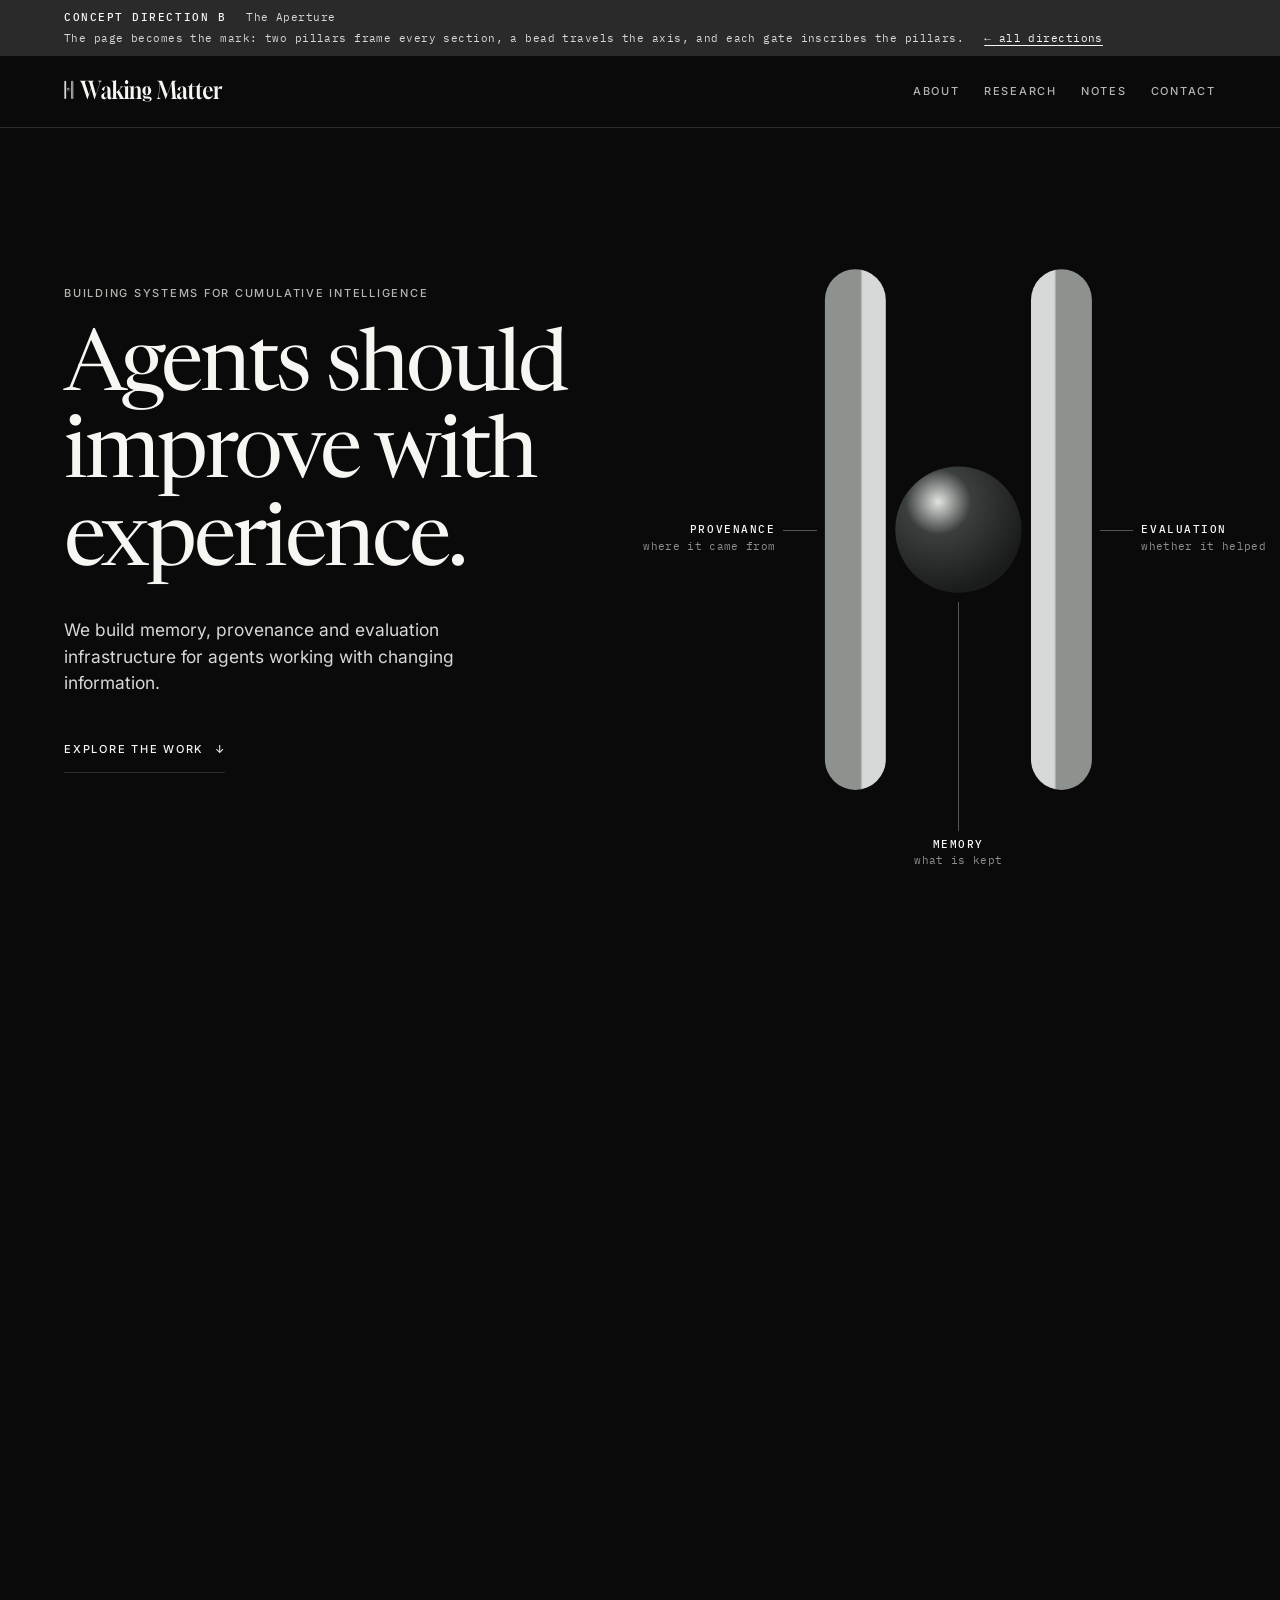
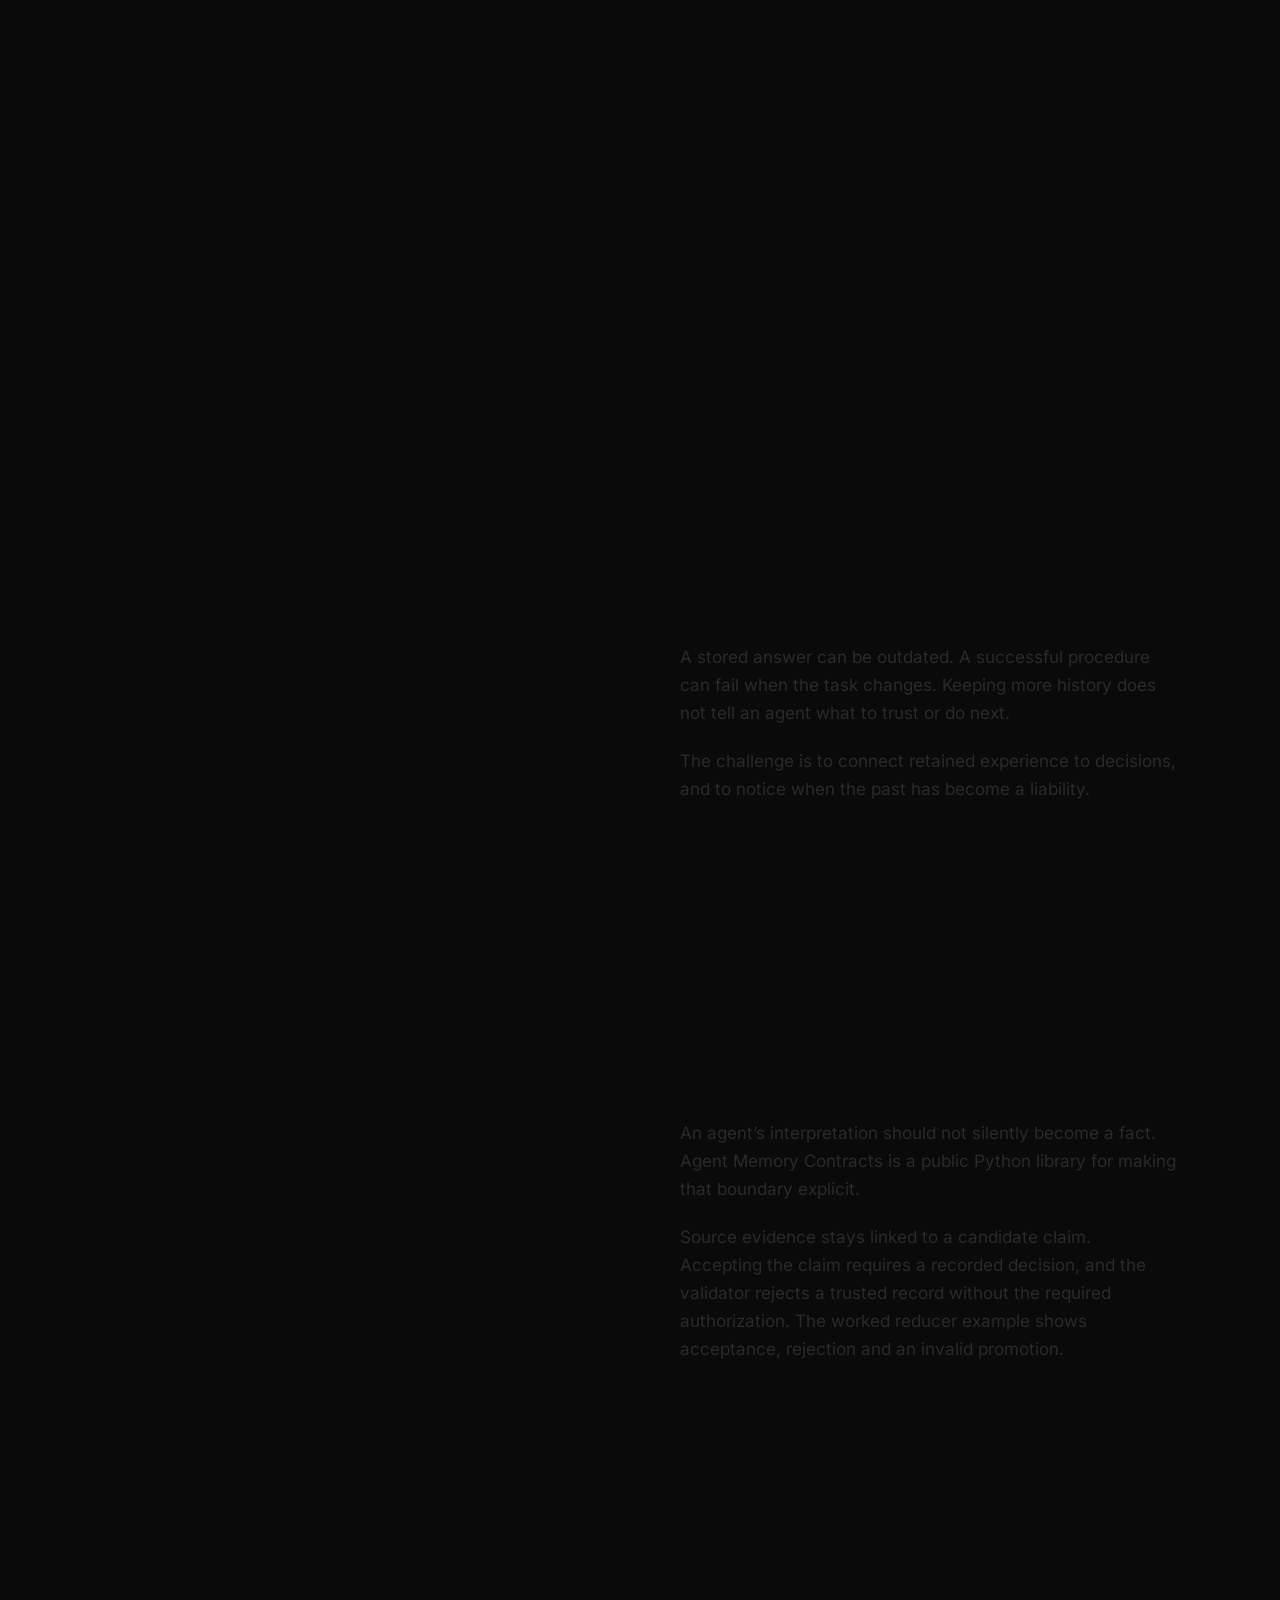
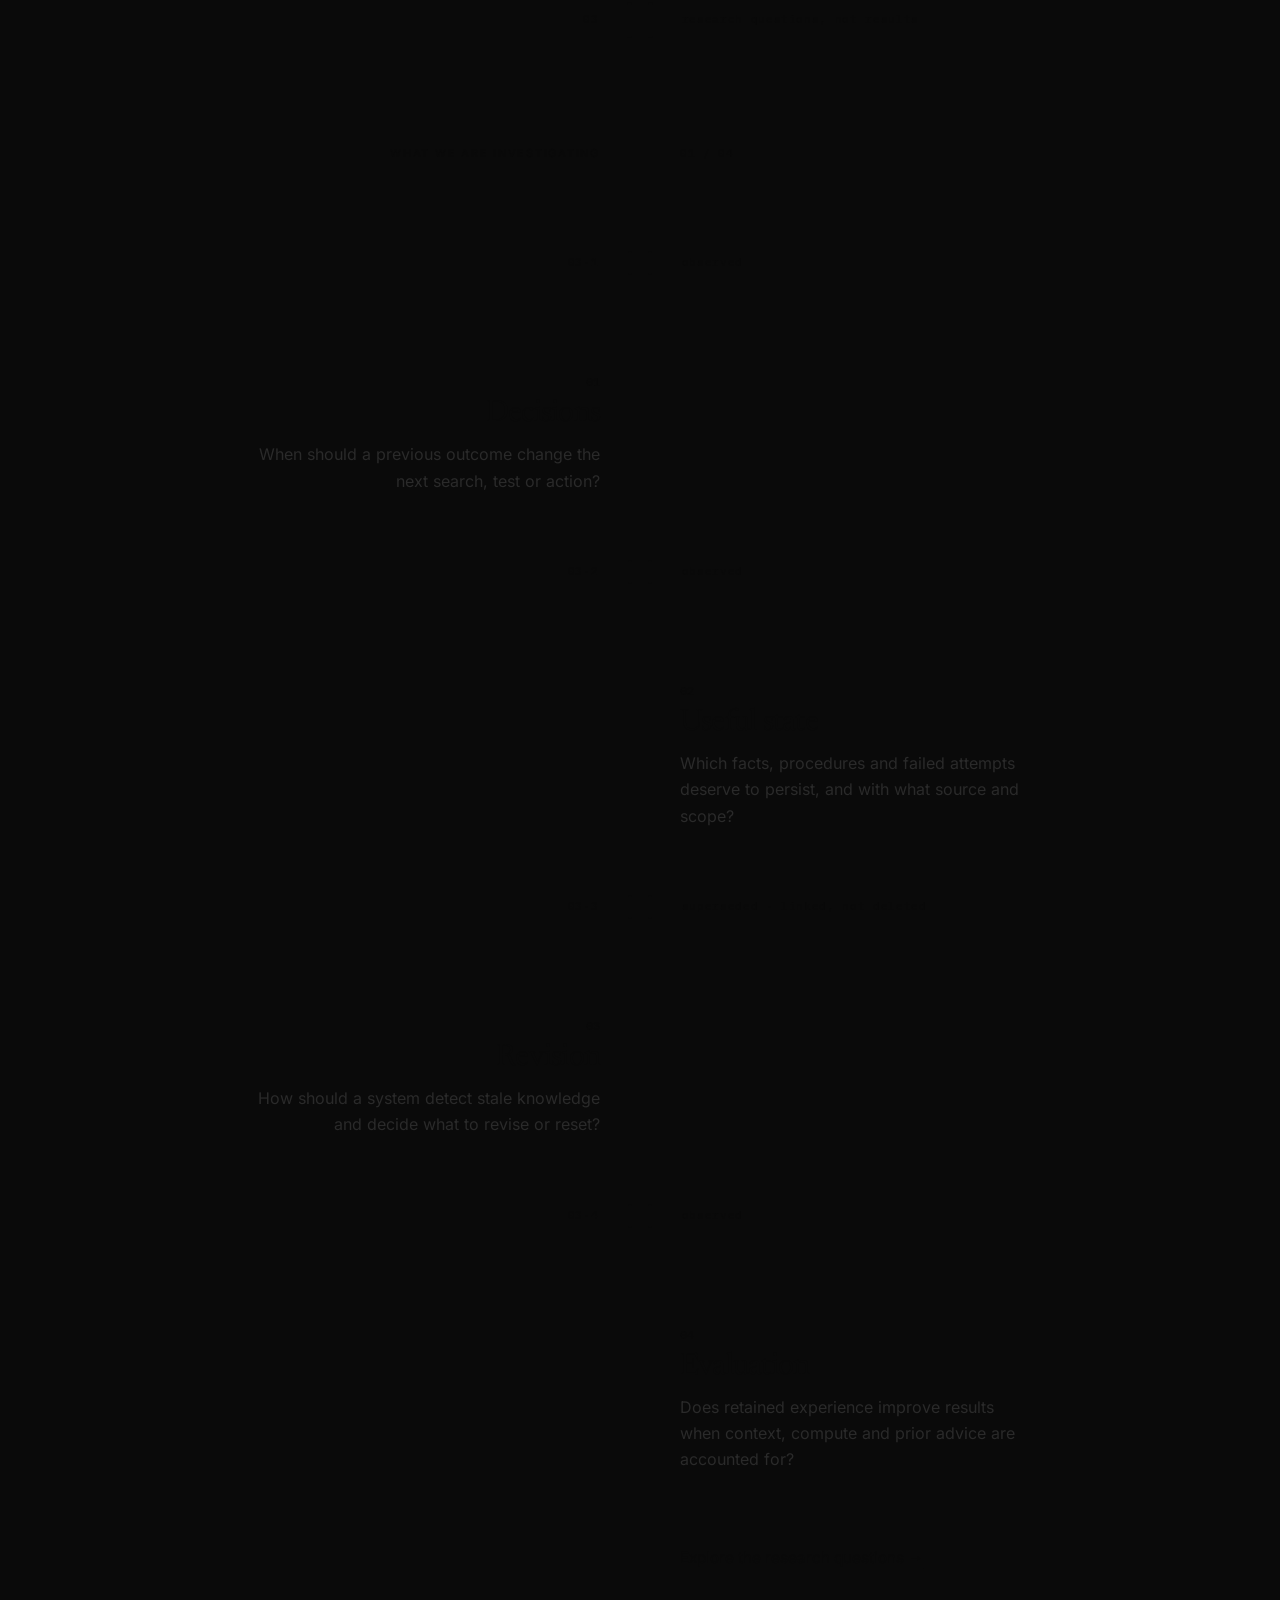
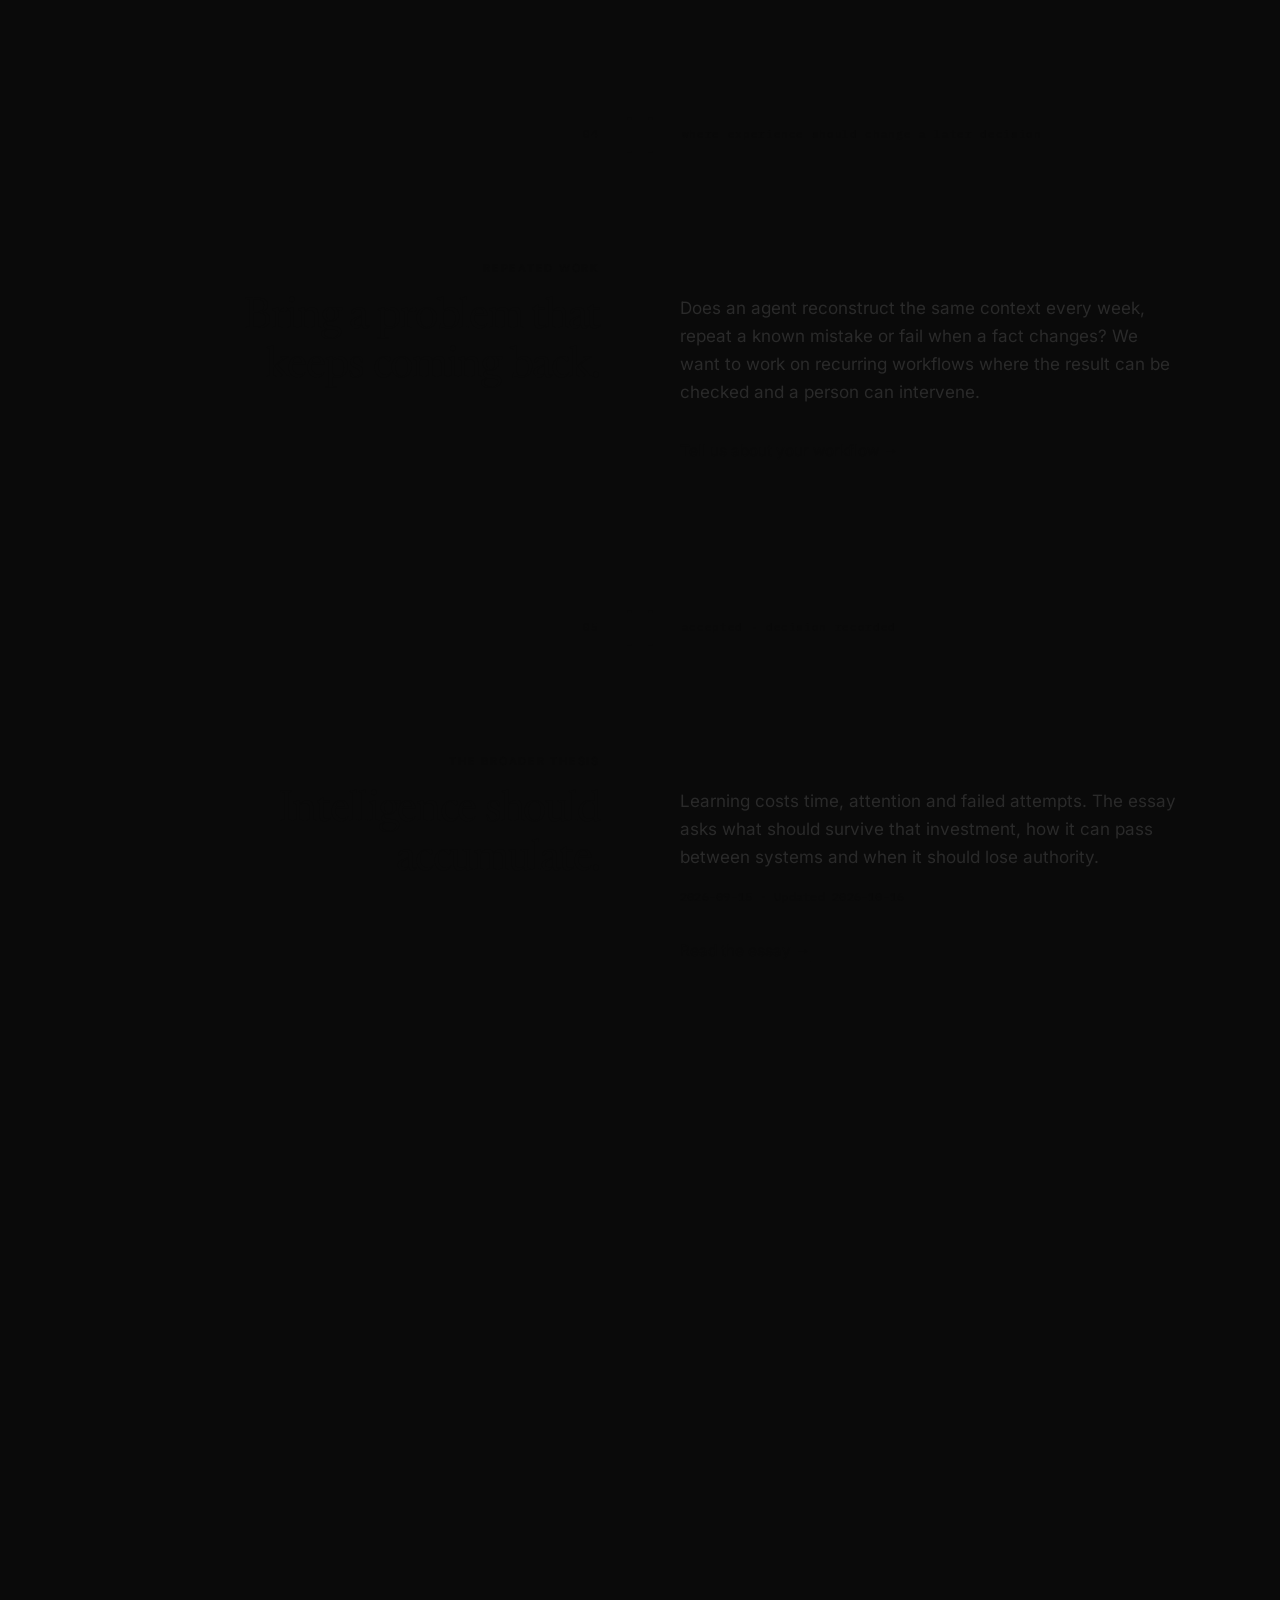
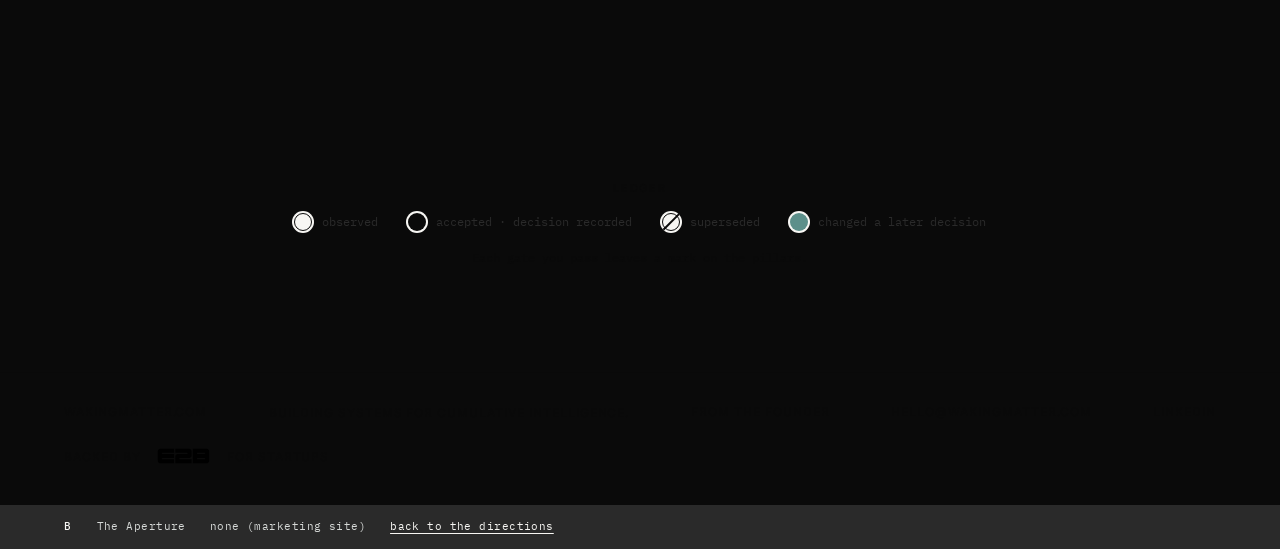
<file: direction-B.html>
<!doctype html>
<html lang="en" data-ground="void" data-product="waking-matter">
<head>
<meta charset="utf-8">
<meta name="viewport" content="width=device-width, initial-scale=1">
<meta name="robots" content="noindex, nofollow">
<title>Waking Matter · Direction B · The Aperture</title>
<link rel="icon" href="data:,">
<link rel="stylesheet" href="shared/tokens.css">
<style>
/* ==========================================================================
   Direction B · The Aperture
   The page is the mark: two fixed rails (pillars), a bead on a central axis,
   a gate at every section boundary, and a ledger of marks that accumulates
   on the pillars. Default CSS = the static composition (no JS / reduced
   motion). html.motion (added by the script) enables the fixed frame.
   ========================================================================== */
:root{
  --axis:50%;
  --ch-inset:max(var(--page-pad),6.5rem);
  --gutter:5rem;
  --pitch:32px;
  --tw:60px;
  --glyph:18px;
  --interlude:123svh;
}
body{background:var(--void)}
main{display:block;position:relative;z-index:2}
.site-header{position:relative;z-index:3}
.site-header .logo{min-height:32px}

/* ---- Static grounds (overridden to transparent in motion mode) --------- */
.prelude{position:relative;background:var(--void);color:var(--ivory)}
.chambers,.close,.site-footer{background:var(--ivory);color:var(--void)}
html.motion .prelude,html.motion .chambers,html.motion .close,html.motion .site-footer{background:transparent}

/* ---- Fixed frame: void layer, ivory layer (iris), ring, darts ----------- */
.frame{display:none}
html.motion .frame{display:block}
.layer{position:fixed;inset:0;pointer-events:none;z-index:0}
.layer--void{background:var(--void)}
.layer--ivory{background:var(--ivory);visibility:hidden;clip-path:circle(0px at 50% 42%)}
.fsvg{position:absolute;inset:0;width:100%;height:100%;overflow:visible}
.f-axis--void{stroke:var(--hair-void-strong)}
.f-axis--ivory{stroke:var(--hair-strong)}
.ring,.darts{position:fixed;inset:0;width:100%;height:100%;pointer-events:none;z-index:1;overflow:visible}
.ring circle{fill:none;stroke:var(--resonance);stroke-width:1.25}
.darts line{stroke:var(--void-56);stroke-width:1}

/* ---- Entrance: the brand's single rise ---------------------------------- */
.rise{animation:rise var(--dur-rise) var(--ease) both}
.rise--late{animation-delay:.15s}
html.motion.entering .layer--void .fsvg{animation:rise var(--dur-rise) var(--ease) .15s both}
html[data-reduced="true"] .rise,html[data-reduced="true"] .fsvg{animation:none}
@media (prefers-reduced-motion:reduce){.rise,.fsvg{animation:none}}

/* ---- Hero ------------------------------------------------------------------ */
.hero{position:relative;display:grid;grid-template-columns:minmax(0,1.08fr) minmax(0,.92fr);align-items:center;gap:2rem;
  width:min(100% - 2 * var(--page-pad),var(--content));margin-inline:auto;min-height:calc(100svh - var(--header-h));padding-block:2.5rem 4rem}
.hero-text .label{color:var(--ivory-72);margin-bottom:1.6rem}
.hero-text .hero-h1{max-width:9.6em}
.hero-mark{position:relative;margin:0;justify-self:center;height:min(64svh,46rem);aspect-ratio:64/104}
.mark-svg{width:100%;height:100%}
html.motion .mark-svg{visibility:hidden}
.annot,.annot-in{position:absolute;inset:0}
.ann{position:absolute;top:50%;margin-top:-.75em;font-family:var(--font-mono);font-size:.6875rem;line-height:1.5;letter-spacing:.03em;color:var(--ivory-56);white-space:nowrap}
.ann-k{display:block;font-weight:500;color:var(--ivory);letter-spacing:.14em;text-transform:uppercase}
.ann--l{right:calc(87.66% + 8px);padding-right:2.6rem;text-align:right}
.ann--r{left:calc(87.66% + 8px);padding-left:2.6rem}
.ann--l::after,.ann--r::after{content:"";position:absolute;top:.75em;width:2.1rem;height:1px;background:var(--hair-void-strong)}
.ann--l::after{right:0}
.ann--r::after{left:0}
.ann--b{left:50%;top:calc(100% + 1.15rem);margin:0;transform:translateX(-50%);text-align:center}
.ann-lead{position:absolute;left:50%;top:calc(60.96% + 9px);bottom:-.85rem;width:1px;background:var(--hair-void-strong)}

/* ---- Prelude runway + beat markers ----------------------------------------- */
.interlude{display:none}
html.motion .interlude{display:block;height:var(--interlude)}
.beat-mark{position:absolute;left:0;width:1px;height:1px;pointer-events:none}
.beat-mark--open{top:60%}
.beat-mark--wake{bottom:0}
html.motion .beat-mark--open{top:auto;bottom:calc(var(--interlude) + 46svh)}
html.motion .beat-mark--wake{bottom:calc(var(--interlude) - 5svh)}

/* ---- Chambers: laid out about the central axis ----------------------------- */
.chambers{position:relative;padding-top:clamp(4rem,10svh,7rem)}
html.motion .chambers{padding-top:0}
.chambers::before{content:"";position:absolute;top:0;bottom:0;left:var(--axis);width:1px;background:var(--hair-strong)}
html.motion .chambers::before{display:none}
.chamber{position:relative;padding-bottom:clamp(6.5rem,15svh,9.5rem)}
.ch-grid{width:min(100% - 2 * var(--ch-inset),var(--content));margin-inline:auto;display:grid;grid-template-columns:minmax(0,1fr) minmax(0,1fr);column-gap:var(--gutter)}
.ch-l{grid-column:1;justify-self:end;text-align:right;max-width:30rem}
.ch-r{grid-column:2;max-width:var(--measure);padding-top:2.05rem}
.ch-l .label{color:var(--void-72);margin-bottom:1.1rem}
.ch-h2{font-family:var(--font-serif);font-size:clamp(2rem,3.4vw,2.75rem);font-weight:400;line-height:1.12;letter-spacing:-.03em;text-wrap:balance;font-optical-sizing:auto}
.ch-r p{color:var(--charcoal);text-wrap:pretty}
.ch-r p+p{margin-top:1.15em}
.ch-r .meta{color:var(--void-72)}
.ch-r p.meta{margin-top:1.1rem}
.lib{letter-spacing:.02em}
.lib b{font-weight:500;color:var(--void)}
.text-link{color:var(--void)}
.text-link:hover{text-decoration-thickness:2px}

/* ---- Gates --------------------------------------------------------------- */
.gate{position:relative;height:2.75rem;margin-bottom:6.5rem}
.gate-bar{position:absolute;top:50%;width:5px;height:36px;margin-top:-18px;border-radius:3px;background:var(--void)}
.gate-bar--l{left:calc(var(--axis) - 13px);transform:translate3d(-10px,0,0)}
.gate-bar--r{left:calc(var(--axis) + 8px);transform:translate3d(10px,0,0)}
html.motion .gate-bar{will-change:transform}
.gate--mini .gate-bar{width:4px;height:24px;margin-top:-12px;border-radius:2px}
.gate--mini .gate-bar--l{left:calc(var(--axis) - 12px)}
.gate-num,.gate-cap{position:absolute;top:50%;transform:translateY(-50%);font-family:var(--font-mono);font-size:.6875rem;line-height:1.4;letter-spacing:.06em;white-space:nowrap}
.gate-num{right:calc(100% - var(--axis) + 2.6rem);color:var(--void)}
.gate-cap{left:calc(var(--axis) + 2.6rem);color:var(--void-72)}
@media (max-width:1099px){.gate-cap{white-space:normal;width:max-content;max-width:calc(100% - var(--axis) - 2.6rem - 5rem)}}

/* ---- Questions ------------------------------------------------------------ */
.q-head .ch-r{padding-top:0;align-self:start}
.q-head .ch-r p.meta{margin:0;line-height:1.4;font-size:.6875rem;letter-spacing:.06em}
.q-head .ch-l .label{margin:0}
.q-head{margin-bottom:5rem}
.q-head .meta{color:var(--void-72)}
.q-row{padding-bottom:3.5rem}
.q-row .gate{margin-bottom:5.5rem}
.q{grid-column:1;justify-self:end;text-align:right;max-width:22rem}
.q-row--r .q{grid-column:2;justify-self:start;text-align:left}
.q-num{color:var(--void-72)}
.q-h{margin:.35rem 0 .6rem;font-family:var(--font-serif);font-size:clamp(1.6rem,2.4vw,1.95rem);font-weight:400;line-height:1.15;letter-spacing:-.025em}
.q p:last-child{color:var(--charcoal);font-size:1rem}
.q-more{padding-top:.5rem}
.q-more .ch-r{padding-top:0}
.q-more .text-link{margin-top:0}

/* ---- Close: the mark re-forms ------------------------------------------- */
.close{position:relative;display:flex;flex-direction:column;align-items:center;padding:6rem var(--page-pad) 4.5rem;text-align:center}
html.motion .close{padding-top:16svh;padding-bottom:6.5rem}
.close-mark{position:relative;margin:0;height:min(46svh,34rem);aspect-ratio:64/104}
.close-word{margin-top:2.4rem;height:1.9rem;width:calc(1.9rem * 7.2 * .9116);overflow:clip}
.close-word img{height:1.9rem;width:auto;max-width:none;margin-left:calc(-1.9rem * 7.2 * .0884)}
.legend{margin-top:3rem;display:flex;flex-direction:column;align-items:center;gap:1rem}
.legend .label{color:var(--void-72)}
.legend ul{list-style:none;margin:0;padding:0;display:flex;flex-wrap:wrap;justify-content:center;gap:.6rem 1.9rem;font-family:var(--font-mono);font-size:.75rem;color:var(--charcoal)}
.legend li{display:inline-flex;align-items:center;gap:.6rem}
.legend-note{font-family:var(--font-mono);font-size:.75rem;color:var(--void-72)}

/* ---- Glyphs: the four marks a gate can leave ------------------------------ */
.g{position:relative;flex:none;width:var(--glyph);height:var(--glyph);border-radius:50%;box-shadow:0 0 0 2px var(--ivory)}
.g--observed,.g--superseded{background:var(--ivory);border:1.5px solid var(--void)}
.g--accepted{background:var(--void)}
.g--changed{background:var(--resonance)}
.g--superseded::after{content:"";position:absolute;left:-3px;right:-3px;top:50%;height:1.5px;margin-top:-.75px;background:var(--void);transform:rotate(-45deg)}

/* ---- Ledger: real links; static stack on the close mark, fixed on the rails in motion */
.ledger{position:absolute;inset:0;pointer-events:none;z-index:3}
.ledger ol{list-style:none;margin:0;padding:0;position:absolute;bottom:calc(10.1% + 14px - var(--pitch) / 2);display:flex;flex-direction:column-reverse}
.ledger li{height:var(--pitch)}
.ledger-l{left:calc(12.34% - 14px - var(--tw) + var(--glyph) / 2)}
.ledger-r{left:calc(87.66% + 14px - var(--glyph) / 2)}
.tick{display:flex;align-items:center;justify-content:flex-end;gap:.45rem;width:var(--tw);height:var(--pitch);pointer-events:auto;
  font-family:var(--font-mono);font-size:.6875rem;letter-spacing:.03em;color:var(--void-72);text-decoration:none}
.tick.is-cur{color:var(--void)}
.ledger-r .tick{flex-direction:row-reverse}
.tick:hover,.tick:focus-visible{color:var(--void)}
.tick .g{transition:box-shadow .2s var(--ease-out,ease)}
.tick:hover .g{box-shadow:0 0 0 2px var(--ivory),0 0 0 3.5px var(--void)}
.tick:focus-visible{outline-offset:1px}
html.motion .ledger{position:fixed;inset:0}
html.motion .ledger ol{position:static;display:block}
html.motion .ledger li{height:0}
html.motion .tick{position:absolute;left:0;top:0;visibility:hidden;will-change:transform}

/* ---- Footer ---------------------------------------------------------------- */
.site-footer{position:relative;align-items:center}
.site-footer a{display:inline-flex;align-items:center;min-height:2rem}
.backed{display:inline-flex;align-items:center;gap:.6rem}
.backed img{width:67px;height:30px}

/* ---- Mobile: axis to the left, chambers stack, ledger on the left rail ---- */
@media (min-width:700px) and (max-width:1199px){
  .hero-mark{height:min(56svh,40rem)}
  .ann{white-space:normal;width:6.4rem}
  .ann--l{padding-right:1.5rem}
  .ann--r{padding-left:1.5rem}
  .ann--l::after,.ann--r::after{width:1.1rem}
  .ann--b{width:auto;white-space:nowrap}
}
@media (min-width:700px) and (max-width:979px){
  .hero{grid-template-columns:minmax(0,1fr);min-height:auto;padding-block:3.5rem 6rem;gap:0}
  .hero-mark{height:min(46svh,30rem);margin-top:3.5rem}
}
@media (max-width:699px){
  :root{--axis:28px;--pitch:44px;--tw:44px;--interlude:118svh}
  .hero{grid-template-columns:minmax(0,1fr);min-height:auto;padding-block:2.75rem 5.5rem;gap:0}
  .hero-mark{height:40svh;margin-top:3rem}
  .ann{font-size:.625rem;letter-spacing:0;white-space:normal;width:5.2rem}
  .ann-k{letter-spacing:.08em}
  .ann--l{padding-right:1.35rem}
  .ann--r{padding-left:1.35rem}
  .ann--l::after,.ann--r::after{width:1rem}
  .ann--b{width:auto;white-space:nowrap}
  .ch-grid{width:auto;margin:0;padding:0 24px 0 52px;grid-template-columns:minmax(0,1fr)}
  .ch-l,.ch-r,.q,.q-row--r .q{grid-column:1;justify-self:start;text-align:left;max-width:none}
  .ch-r{padding-top:1.4rem}
  .q-head .ch-r{padding-top:.6rem}
  .q-head{margin-bottom:3.5rem}
  .gate{margin-bottom:5.5rem}
  .gate-bar{width:4px;height:28px;margin-top:-14px}
  .gate-bar--l{left:calc(var(--axis) - 10px);transform:translate3d(-9px,0,0)}
  .gate-bar--r{left:calc(var(--axis) + 6px);transform:translate3d(9px,0,0)}
  .gate--mini .gate-bar--l{left:calc(var(--axis) - 10px)}
  .gate-num{right:auto;left:52px}
  .gate-cap{left:calc(52px + 3.3rem);white-space:normal;max-width:calc(100% - 52px - 3.3rem - 24px)}
  .text-link,.site-footer a,.nav a,.site-header .logo{min-height:44px}
  .text-link{display:inline-flex;align-items:center}
  .close-mark{height:44svh}
  .legend ul{flex-direction:column;align-items:flex-start;gap:.55rem}
  html.motion .ledger .ledger-r{display:none}
  .ledger-l{left:calc(12.34% - 14px - 13px)}
  .tick{justify-content:flex-start;padding-left:4px}
  .tick .num{display:none}
}
</style>
</head>
<body>
<div class="dir-head" data-component="DirectionHead">
  <span class="dir-eyebrow">Concept direction B</span>
  <span>The Aperture</span>
  <span>The page becomes the mark: two pillars frame every section, a bead travels the axis, and each gate inscribes the pillars.</span>
  <a href="index.html" data-test-id="dir-back" data-component="Link" data-applicable-states="rest hover focus-visible">&larr; all directions</a>
</div>
<a class="skip-link" href="#main" data-test-id="skip-link">Skip to content</a>

<header class="site-header site-header--void" data-component="SiteHeader">
  <a class="logo" href="https://wakingmatter.com/" data-test-id="header-logo" data-component="Link" data-applicable-states="rest hover focus-visible"><img src="shared/assets/lockup-on-void.svg" alt="Waking Matter" width="159" height="22"></a>
  <nav class="nav" aria-label="Primary" data-component="Nav">
    <a href="https://wakingmatter.com/about/" data-test-id="nav-about" data-applicable-states="rest hover focus-visible">About</a>
    <a href="https://wakingmatter.com/research/" data-test-id="nav-research" data-applicable-states="rest hover focus-visible">Research</a>
    <a href="https://wakingmatter.com/notes/" data-test-id="nav-notes" data-applicable-states="rest hover focus-visible">Notes</a>
    <a href="mailto:hello@wakingmatter.com" data-test-id="nav-contact" data-applicable-states="rest hover focus-visible">Contact</a>
  </nav>
</header>

<!-- The frame: each layer holds a complete copy of rails, axis and bead in its own colourway. -->
<div class="frame" aria-hidden="true" data-motion-purpose="continuity" data-component="Frame">
  <div class="layer layer--void">
    <svg class="fsvg" viewBox="0 0 1440 900" preserveAspectRatio="none" focusable="false">
      <defs>
        <linearGradient id="vL" x1="0" y1="0" x2="1" y2="0"><stop offset="0" stop-color="#8e928f"/><stop offset=".58" stop-color="#8e928f"/><stop offset=".62" stop-color="#d6d9d7"/><stop offset="1" stop-color="#d6d9d7"/></linearGradient>
        <linearGradient id="vR" x1="0" y1="0" x2="1" y2="0"><stop offset="0" stop-color="#d6d9d7"/><stop offset=".38" stop-color="#d6d9d7"/><stop offset=".42" stop-color="#8e928f"/><stop offset="1" stop-color="#8e928f"/></linearGradient>
        <radialGradient id="vB" cx="34%" cy="28%" r="72%"><stop offset="0" stop-color="#e2e4e1"/><stop offset=".36" stop-color="#3a3e3c"/><stop offset="1" stop-color="#1a1c1b"/></radialGradient>
      </defs>
      <line class="f-axis f-axis--void" x1="0" y1="0" x2="0" y2="0" stroke-width="1"/>
      <rect class="f-l" fill="url(#vL)"/><rect class="f-r" fill="url(#vR)"/><circle class="f-b" fill="url(#vB)"/>
    </svg>
  </div>
  <div class="layer layer--ivory" data-motion-purpose="brand-expression">
    <svg class="fsvg" viewBox="0 0 1440 900" preserveAspectRatio="none" focusable="false">
      <defs>
        <linearGradient id="iL" x1="0" y1="0" x2="1" y2="0"><stop offset="0" stop-color="#0a0a0a"/><stop offset=".58" stop-color="#0a0a0a"/><stop offset=".62" stop-color="#2a2a2a"/><stop offset="1" stop-color="#2a2a2a"/></linearGradient>
        <linearGradient id="iR" x1="0" y1="0" x2="1" y2="0"><stop offset="0" stop-color="#2a2a2a"/><stop offset=".38" stop-color="#2a2a2a"/><stop offset=".42" stop-color="#0a0a0a"/><stop offset="1" stop-color="#0a0a0a"/></linearGradient>
        <radialGradient id="iB" cx="34%" cy="28%" r="72%"><stop offset="0" stop-color="#b8bcba"/><stop offset=".36" stop-color="#3a3e3c"/><stop offset="1" stop-color="#1a1c1b"/></radialGradient>
      </defs>
      <line class="f-axis f-axis--ivory" x1="0" y1="0" x2="0" y2="0" stroke-width="1"/>
      <rect class="f-l" fill="url(#iL)"/><rect class="f-r" fill="url(#iR)"/><circle class="f-b" fill="url(#iB)"/>
    </svg>
  </div>
  <svg class="ring" viewBox="0 0 1440 900" preserveAspectRatio="none" focusable="false" data-motion-purpose="brand-expression"><circle cx="0" cy="0" r="0" opacity="0"/></svg>
  <svg class="darts" viewBox="0 0 1440 900" preserveAspectRatio="none" focusable="false" data-motion-purpose="feedback"></svg>
</div>

<main id="main" data-component="Page">
  <div class="prelude">
    <section class="hero" id="top" data-beat="hero" data-beat-label="Hero · the mark" data-component="Hero" aria-labelledby="h1">
      <div class="hero-text" data-motion-purpose="continuity">
        <div class="rise" data-motion-purpose="brand-expression">
          <p class="label">Building systems for cumulative intelligence</p>
          <h1 class="hero-h1" id="h1">Agents should improve with experience.</h1>
          <p class="hero-deck">We build memory, provenance and evaluation infrastructure for agents working with changing information.</p>
          <a class="hero-cta" href="#problem" data-test-id="hero-cta" data-component="Button" data-applicable-states="rest hover focus-visible">Explore the work <span aria-hidden="true">↓</span></a>
        </div>
      </div>
      <figure class="hero-mark" data-component="BrandMark">
        <svg class="mark-svg" viewBox="28 8 64 104" aria-hidden="true" focusable="false">
          <defs>
            <linearGradient id="hL" x1="35.9" y1="13" x2="46.9" y2="13" gradientUnits="userSpaceOnUse"><stop offset="0" stop-color="#8e928f"/><stop offset=".58" stop-color="#8e928f"/><stop offset=".62" stop-color="#d6d9d7"/><stop offset="1" stop-color="#d6d9d7"/></linearGradient>
            <linearGradient id="hR" x1="73.1" y1="13" x2="84.1" y2="13" gradientUnits="userSpaceOnUse"><stop offset="0" stop-color="#d6d9d7"/><stop offset=".38" stop-color="#d6d9d7"/><stop offset=".42" stop-color="#8e928f"/><stop offset="1" stop-color="#8e928f"/></linearGradient>
            <radialGradient id="hB" cx="34%" cy="28%" r="72%"><stop offset="0" stop-color="#e2e4e1"/><stop offset=".36" stop-color="#3a3e3c"/><stop offset="1" stop-color="#1a1c1b"/></radialGradient>
          </defs>
          <rect x="35.9" y="13" width="11" height="94" rx="5.5" fill="url(#hL)"/>
          <rect x="73.1" y="13" width="11" height="94" rx="5.5" fill="url(#hR)"/>
          <circle cx="60" cy="60" r="11.4" fill="url(#hB)"/>
        </svg>
        <figcaption class="annot" data-motion-purpose="continuity">
          <span class="annot-in rise rise--late">
            <span class="ann ann--l"><span class="ann-k">Provenance</span><span class="sr-only"> · </span>where it came from</span>
            <span class="ann-lead" aria-hidden="true"></span>
            <span class="ann ann--b"><span class="ann-k">Memory</span><span class="sr-only"> · </span>what is kept</span>
            <span class="ann ann--r"><span class="ann-k">Evaluation</span><span class="sr-only"> · </span>whether it helped</span>
          </span>
        </figcaption>
      </figure>
    </section>
    <div class="interlude" aria-hidden="true"></div>
    <div class="beat-mark beat-mark--open" data-beat="open" data-beat-label="The mark opens" aria-hidden="true"></div>
    <div class="beat-mark beat-mark--wake" data-beat="wake" data-beat-label="Wake · the iris" aria-hidden="true"></div>
  </div>

  <div class="chambers">
    <section class="chamber" id="problem" data-beat="problem" data-beat-label="The problem · gate 01" data-component="Chamber" aria-labelledby="h-problem">
      <div class="gate" data-gate="01" data-motion-purpose="guidance" data-component="Gate">
        <span class="gate-bar gate-bar--l" aria-hidden="true"></span><span class="gate-bar gate-bar--r" aria-hidden="true"></span>
        <span class="gate-num">01</span><span class="gate-cap">observed · no decision recorded</span>
      </div>
      <div class="ch-grid">
        <div class="ch-l"><p class="label">The problem</p><h2 class="ch-h2" id="h-problem">Memory is not enough.</h2></div>
        <div class="ch-r">
          <p>A stored answer can be outdated. A successful procedure can fail when the task changes. Keeping more history does not tell an agent what to trust or do next.</p>
          <p>The challenge is to connect retained experience to decisions, and to notice when the past has become a liability.</p>
        </div>
      </div>
    </section>

    <section class="chamber" id="contract" data-beat="contract" data-beat-label="Agent Memory Contracts · gate 02" data-component="Chamber" aria-labelledby="h-contract">
      <div class="gate" data-gate="02" data-motion-purpose="guidance" data-component="Gate">
        <span class="gate-bar gate-bar--l" aria-hidden="true"></span><span class="gate-bar gate-bar--r" aria-hidden="true"></span>
        <span class="gate-num">02</span><span class="gate-cap">accepted · decision recorded</span>
      </div>
      <div class="ch-grid">
        <div class="ch-l"><p class="label">Public technical work</p><h2 class="ch-h2" id="h-contract">Agent Memory Contracts</h2></div>
        <div class="ch-r">
          <p>An agent’s interpretation should not silently become a fact. Agent Memory Contracts is a public Python library for making that boundary explicit.</p>
          <p>Source evidence stays linked to a candidate claim. Accepting the claim requires a recorded decision, and the validator rejects a trusted record without the required authorization. The worked reducer example shows acceptance, rejection and an invalid promotion.</p>
          <p class="meta lib"><b>cand_</b> candidate → <b>dec_</b> decision → <b>fact_</b> trusted</p>
          <div class="work-links">
            <a class="text-link" href="https://github.com/avs-io/agent-memory-contracts" rel="noopener" data-test-id="link-code" data-component="Link" data-applicable-states="rest hover focus-visible">Inspect the code and tests ↗</a>
            <a class="text-link" href="https://github.com/avs-io/agent-memory-contracts/blob/main/examples/reference_reducer.py" rel="noopener" data-test-id="link-example" data-component="Link" data-applicable-states="rest hover focus-visible">Run the worked example ↗</a>
          </div>
        </div>
      </div>
    </section>

    <section class="chamber" id="questions" data-beat="questions" data-beat-label="Four questions · gate 03" data-component="Chamber" aria-labelledby="h-questions">
      <div class="gate" data-gate="03" data-motion-purpose="guidance" data-component="Gate">
        <span class="gate-bar gate-bar--l" aria-hidden="true"></span><span class="gate-bar gate-bar--r" aria-hidden="true"></span>
        <span class="gate-num">03</span><span class="gate-cap">research questions, not results</span>
      </div>
      <div class="ch-grid q-head">
        <div class="ch-l"><h2 class="label" id="h-questions">What we are investigating</h2></div>
        <div class="ch-r"><p class="meta">01 / 04</p></div>
      </div>
      <div class="q-row q-row--l" id="q-decisions">
        <div class="gate gate--mini" data-gate="03.1" data-motion-purpose="guidance" data-component="Gate">
          <span class="gate-bar gate-bar--l" aria-hidden="true"></span><span class="gate-bar gate-bar--r" aria-hidden="true"></span>
          <span class="gate-num">03·1</span><span class="gate-cap">observed</span>
        </div>
        <div class="ch-grid"><div class="q"><p class="meta q-num">01</p><h3 class="q-h">Decisions</h3><p>When should a previous outcome change the next search, test or action?</p></div></div>
      </div>
      <div class="q-row q-row--r" id="q-state">
        <div class="gate gate--mini" data-gate="03.2" data-motion-purpose="guidance" data-component="Gate">
          <span class="gate-bar gate-bar--l" aria-hidden="true"></span><span class="gate-bar gate-bar--r" aria-hidden="true"></span>
          <span class="gate-num">03·2</span><span class="gate-cap">observed</span>
        </div>
        <div class="ch-grid"><div class="q"><p class="meta q-num">02</p><h3 class="q-h">Useful state</h3><p>Which facts, procedures and failed attempts deserve to persist, and with what source and scope?</p></div></div>
      </div>
      <div class="q-row q-row--l" id="q-revision">
        <div class="gate gate--mini" data-gate="03.3" data-motion-purpose="guidance" data-component="Gate">
          <span class="gate-bar gate-bar--l" aria-hidden="true"></span><span class="gate-bar gate-bar--r" aria-hidden="true"></span>
          <span class="gate-num">03·3</span><span class="gate-cap">superseded · linked, not deleted</span>
        </div>
        <div class="ch-grid"><div class="q"><p class="meta q-num">03</p><h3 class="q-h">Revision</h3><p>How should a system detect stale knowledge and decide what to revise or reset?</p></div></div>
      </div>
      <div class="q-row q-row--r" id="q-evaluation">
        <div class="gate gate--mini" data-gate="03.4" data-motion-purpose="guidance" data-component="Gate">
          <span class="gate-bar gate-bar--l" aria-hidden="true"></span><span class="gate-bar gate-bar--r" aria-hidden="true"></span>
          <span class="gate-num">03·4</span><span class="gate-cap">observed</span>
        </div>
        <div class="ch-grid"><div class="q"><p class="meta q-num">04</p><h3 class="q-h">Evaluation</h3><p>Does retained experience improve results when context, compute and prior advice are accounted for?</p></div></div>
      </div>
      <div class="ch-grid q-more">
        <div class="ch-r"><a class="text-link" href="https://wakingmatter.com/research/" data-test-id="link-research" data-component="Link" data-applicable-states="rest hover focus-visible">Explore the research questions →</a></div>
      </div>
    </section>

    <section class="chamber" id="repeated" data-beat="repeated" data-beat-label="Repeated work · gate 04" data-component="Chamber" aria-labelledby="h-repeated">
      <div class="gate" data-gate="04" data-motion-purpose="guidance" data-component="Gate">
        <span class="gate-bar gate-bar--l" aria-hidden="true"></span><span class="gate-bar gate-bar--r" aria-hidden="true"></span>
        <span class="gate-num">04</span><span class="gate-cap">where experience should change a later decision</span>
      </div>
      <div class="ch-grid">
        <div class="ch-l"><p class="label">Repeated work</p><h2 class="ch-h2" id="h-repeated">Bring a problem that keeps coming back.</h2></div>
        <div class="ch-r">
          <p>Does an agent reconstruct the same context every week, repeat a known mistake or fail when a fact changes? We want to work on recurring workflows where the result can be checked and a person can intervene.</p>
          <a class="text-link" href="mailto:hello@wakingmatter.com" data-test-id="link-workflow" data-component="Link" data-applicable-states="rest hover focus-visible">Tell us about your workflow →</a>
        </div>
      </div>
    </section>

    <section class="chamber" id="thesis" data-beat="thesis" data-beat-label="Thesis · gate 05" data-component="Chamber" aria-labelledby="h-thesis">
      <div class="gate" data-gate="05" data-motion-purpose="guidance" data-component="Gate">
        <span class="gate-bar gate-bar--l" aria-hidden="true"></span><span class="gate-bar gate-bar--r" aria-hidden="true"></span>
        <span class="gate-num">05</span><span class="gate-cap">accepted · decision recorded</span>
      </div>
      <div class="ch-grid">
        <div class="ch-l"><p class="label">The broader thesis</p><h2 class="ch-h2" id="h-thesis">Intelligence should accumulate.</h2></div>
        <div class="ch-r">
          <p>Learning costs time, attention and failed attempts. The essay asks what should survive that investment, how it can pass between systems and when it should lose authority.</p>
          <p class="meta">2026-09-15 · Updated 2026-10-16</p>
          <a class="text-link" href="https://wakingmatter.com/notes/intelligence-should-accumulate/" data-test-id="link-essay" data-component="Link" data-applicable-states="rest hover focus-visible">Read the essay →</a>
        </div>
      </div>
    </section>
  </div>

  <section class="close" id="close" data-beat="close" data-beat-label="Close · the mark re-forms" data-component="Close" aria-labelledby="h-ledger">
    <figure class="close-mark" data-component="BrandMark">
      <svg class="mark-svg" viewBox="28 8 64 104" aria-hidden="true" focusable="false">
        <defs>
          <linearGradient id="cL" x1="35.9" y1="13" x2="46.9" y2="13" gradientUnits="userSpaceOnUse"><stop offset="0" stop-color="#0a0a0a"/><stop offset=".58" stop-color="#0a0a0a"/><stop offset=".62" stop-color="#2a2a2a"/><stop offset="1" stop-color="#2a2a2a"/></linearGradient>
          <linearGradient id="cR" x1="73.1" y1="13" x2="84.1" y2="13" gradientUnits="userSpaceOnUse"><stop offset="0" stop-color="#2a2a2a"/><stop offset=".38" stop-color="#2a2a2a"/><stop offset=".42" stop-color="#0a0a0a"/><stop offset="1" stop-color="#0a0a0a"/></linearGradient>
          <radialGradient id="cB" cx="34%" cy="28%" r="72%"><stop offset="0" stop-color="#b8bcba"/><stop offset=".36" stop-color="#3a3e3c"/><stop offset="1" stop-color="#1a1c1b"/></radialGradient>
        </defs>
        <rect x="35.9" y="13" width="11" height="94" rx="5.5" fill="url(#cL)"/>
        <rect x="73.1" y="13" width="11" height="94" rx="5.5" fill="url(#cR)"/>
        <circle cx="60" cy="60" r="11.4" fill="url(#cB)"/>
      </svg>
      <nav class="ledger" aria-label="Ledger" data-component="Ledger" data-motion-purpose="feedback">
        <ol class="ledger-l">
          <li><a class="tick" href="#problem" data-gate="01" aria-label="Go to The problem" title="The problem" data-test-id="tick-01" data-component="Link" data-applicable-states="rest hover focus-visible"><span class="num">01</span><span class="g g--observed"></span></a></li>
          <li><a class="tick" href="#contract" data-gate="02" aria-label="Go to Agent Memory Contracts" title="Agent Memory Contracts" data-test-id="tick-02" data-component="Link" data-applicable-states="rest hover focus-visible"><span class="num">02</span><span class="g g--accepted"></span></a></li>
          <li><a class="tick" href="#q-decisions" data-gate="03.1" aria-label="Go to Decisions" title="Decisions" data-test-id="tick-03-1" data-component="Link" data-applicable-states="rest hover focus-visible"><span class="num">03·1</span><span class="g g--observed"></span></a></li>
          <li><a class="tick" href="#q-state" data-gate="03.2" aria-label="Go to Useful state" title="Useful state" data-test-id="tick-03-2" data-component="Link" data-applicable-states="rest hover focus-visible"><span class="num">03·2</span><span class="g g--observed"></span></a></li>
          <li><a class="tick" href="#q-revision" data-gate="03.3" aria-label="Go to Revision" title="Revision" data-test-id="tick-03-3" data-component="Link" data-applicable-states="rest hover focus-visible"><span class="num">03·3</span><span class="g g--superseded"></span></a></li>
          <li><a class="tick" href="#q-evaluation" data-gate="03.4" aria-label="Go to Evaluation" title="Evaluation" data-test-id="tick-03-4" data-component="Link" data-applicable-states="rest hover focus-visible"><span class="num">03·4</span><span class="g g--observed"></span></a></li>
          <li><a class="tick" href="#repeated" data-gate="04" aria-label="Go to Repeated work" title="Repeated work" data-test-id="tick-04" data-component="Link" data-applicable-states="rest hover focus-visible"><span class="num">04</span><span class="g g--changed"></span></a></li>
          <li><a class="tick" href="#thesis" data-gate="05" aria-label="Go to The broader thesis" title="The broader thesis" data-test-id="tick-05" data-component="Link" data-applicable-states="rest hover focus-visible"><span class="num">05</span><span class="g g--accepted"></span></a></li>
        </ol>
        <ol class="ledger-r" aria-hidden="true">
          <li><a class="tick" href="#problem" data-gate="01" tabindex="-1" title="The problem" data-test-id="tick-01-mirror"><span class="num">01</span><span class="g g--observed"></span></a></li>
          <li><a class="tick" href="#contract" data-gate="02" tabindex="-1" title="Agent Memory Contracts" data-test-id="tick-02-mirror"><span class="num">02</span><span class="g g--accepted"></span></a></li>
          <li><a class="tick" href="#q-decisions" data-gate="03.1" tabindex="-1" title="Decisions" data-test-id="tick-03-1-mirror"><span class="num">03·1</span><span class="g g--observed"></span></a></li>
          <li><a class="tick" href="#q-state" data-gate="03.2" tabindex="-1" title="Useful state" data-test-id="tick-03-2-mirror"><span class="num">03·2</span><span class="g g--observed"></span></a></li>
          <li><a class="tick" href="#q-revision" data-gate="03.3" tabindex="-1" title="Revision" data-test-id="tick-03-3-mirror"><span class="num">03·3</span><span class="g g--superseded"></span></a></li>
          <li><a class="tick" href="#q-evaluation" data-gate="03.4" tabindex="-1" title="Evaluation" data-test-id="tick-03-4-mirror"><span class="num">03·4</span><span class="g g--observed"></span></a></li>
          <li><a class="tick" href="#repeated" data-gate="04" tabindex="-1" title="Repeated work" data-test-id="tick-04-mirror"><span class="num">04</span><span class="g g--changed"></span></a></li>
          <li><a class="tick" href="#thesis" data-gate="05" tabindex="-1" title="The broader thesis" data-test-id="tick-05-mirror"><span class="num">05</span><span class="g g--accepted"></span></a></li>
        </ol>
      </nav>
    </figure>
    <div class="close-word" data-motion-purpose="continuity"><img src="shared/assets/lockup-on-ivory.svg" alt="Waking Matter" width="219" height="30"></div>
    <div class="legend" data-component="Legend">
      <h2 class="label" id="h-ledger">Ledger</h2>
      <ul>
        <li><span class="g g--observed" aria-hidden="true"></span>observed</li>
        <li><span class="g g--accepted" aria-hidden="true"></span>accepted · decision recorded</li>
        <li><span class="g g--superseded" aria-hidden="true"></span>superseded</li>
        <li><span class="g g--changed" aria-hidden="true"></span>changed a later decision</li>
      </ul>
      <p class="legend-note">Each gate you pass leaves a mark on the pillars.</p>
    </div>
  </section>

  <footer class="site-footer" data-component="SiteFooter">
    <p><a href="https://wakingmatter.com/" data-test-id="footer-home" data-applicable-states="rest hover focus-visible">wakingmatter.com</a></p>
    <p>Building systems for cumulative intelligence.</p>
    <p><a href="https://avsingh.com/writing/the-million-tendril-problem/" rel="noopener" data-test-id="footer-founder" data-applicable-states="rest hover focus-visible">From the founder</a></p>
    <p><a href="mailto:hello@wakingmatter.com" data-test-id="footer-email" data-applicable-states="rest hover focus-visible">hello@wakingmatter.com</a></p>
    <p><a href="https://www.linkedin.com/company/wakingmatter/" target="_blank" rel="noopener" data-test-id="footer-linkedin" data-applicable-states="rest hover focus-visible">LinkedIn<span class="sr-only"> (opens in a new tab)</span></a></p>
    <p class="backed">Backed by <a href="https://e2b.dev" rel="noopener" data-test-id="footer-e2b" data-applicable-states="rest hover focus-visible"><img src="shared/assets/e2b.svg" alt="E2B" width="67" height="30"></a> for Startups</p>
  </footer>
</main>

<footer data-brainstorm-meta>
  <span data-direction-label>B</span> <span data-direction-name>The Aperture</span> <span data-fluent-components>none (marketing site)</span> <a href="index.html" data-test-id="meta-back">back to the directions</a>
</footer>

<script src="shared/dir.js"></script>
<script>
(function () {
  'use strict';
  var WM = window.WM, root = document.documentElement;
  var lerp = WM.lerp, inv = WM.invLerp, clamp = WM.clamp, eio = WM.easeInOut, eo = WM.easeOut;
  var NS = 'http://www.w3.org/2000/svg';
  var VBX = 28, VBY = 8, VBW = 64;
  function q(s, c) { return (c || document).querySelector(s); }
  function qa(s, c) { return [].slice.call((c || document).querySelectorAll(s)); }

  // cached writes: only touch the DOM when a value changes
  function css(el, p, v) { var c = el._c || (el._c = {}); if (c[p] !== v) { c[p] = v; el.style[p] = v; } }
  function at(el, n, v) { var c = el._a || (el._a = {}); if (c[n] !== v) { c[n] = v; el.setAttribute(n, v); } }
  function f1(n) { return (Math.round(n * 10) / 10).toString(); }

  var heroSec = q('.hero'), heroFig = q('.hero-mark'), heroText = q('.hero-text'), annot = q('.annot');
  var closeSec = q('.close'), closeFig = q('.close-mark'), word = q('.close-word'), firstCh = q('#problem');
  var voidLayer = q('.layer--void'), ivoryLayer = q('.layer--ivory');
  var ringSvg = q('.ring'), ring = q('.ring circle'), darts = q('.darts');
  var openMark = q('.beat-mark--open'), wakeMark = q('.beat-mark--wake');
  var frames = qa('.fsvg').map(function (s) { return { s: s, L: q('.f-l', s), R: q('.f-r', s), B: q('.f-b', s), A: q('.f-axis', s) }; });

  var tHero = WM.track(heroSec), tHeroFig = WM.track(heroFig), tClose = WM.track(closeFig), tCloseSec = WM.track(closeSec);
  var tFirst = WM.track(firstCh), tOpen = WM.track(openMark), tWake = WM.track(wakeMark), tLast = WM.track(q('#thesis .ch-grid'));

  var gates = qa('.gate').map(function (el) {
    return { el: el, id: el.getAttribute('data-gate'), t: WM.track(el), l: q('.gate-bar--l', el), r: q('.gate-bar--r', el) };
  });
  var gateById = {};
  gates.forEach(function (g) { gateById[g.id] = g; });
  function line() { var l = document.createElementNS(NS, 'line'); l.setAttribute('opacity', '0'); darts.appendChild(l); return l; }
  var ticks = qa('.ledger-l .tick').map(function (a, k) {
    var id = a.getAttribute('data-gate'), m = q('.ledger-r .tick[data-gate="' + id + '"]');
    return { k: k, g: gateById[id], a: a, m: m, n: q('.num', a), mn: q('.num', m), dl: line(), dr: line() };
  });

  var M = {};
  function metrics() {
    var cw = root.clientWidth, vh = window.innerHeight, mob = cw < 700;
    M.cw = cw; M.vh = vh; M.mob = mob;
    M.rw = mob ? 6 : 9;
    M.inset = mob ? 10 : clamp(cw * 0.04, 44, 64);
    M.top = mob ? 12 : 16;
    M.ax = mob ? 28 : cw / 2;
    M.by = vh * 0.42;
    M.br = mob ? 9 : 13;
    M.pitch = mob ? 44 : 32;
    M.tw = mob ? 44 : 60;
    M.g = 18;
    M.open = mob ? 9 : 10;
    var vb = '0 0 ' + cw + ' ' + vh;
    frames.forEach(function (f) { at(f.s, 'viewBox', vb); });
    at(ringSvg, 'viewBox', vb); at(darts, 'viewBox', vb);
  }

  function markG(t, off) {
    var k = t.width / VBW, ox = t.left, oy = t.top - off;
    return {
      L: { x: ox + (35.9 - VBX) * k, y: oy + (13 - VBY) * k, w: 11 * k, h: 94 * k },
      R: { x: ox + (73.1 - VBX) * k, y: oy + (13 - VBY) * k, w: 11 * k, h: 94 * k },
      B: { x: ox + (60 - VBX) * k, y: oy + (60 - VBY) * k, r: 11.4 * k }
    };
  }
  function railsG() {
    var h = M.vh - 2 * M.top;
    return {
      L: { x: M.inset, y: M.top, w: M.rw, h: h },
      R: { x: M.cw - M.inset - M.rw, y: M.top, w: M.rw, h: h },
      B: { x: M.ax, y: M.by, r: M.br }
    };
  }
  function lr(a, b, s, sx) { return { x: lerp(a.x, b.x, sx), y: lerp(a.y, b.y, s), w: lerp(a.w, b.w, s), h: lerp(a.h, b.h, s) }; }
  function blend(a, b, s, sx) {
    return { L: lr(a.L, b.L, s, sx), R: lr(a.R, b.R, s, sx), B: { x: lerp(a.B.x, b.B.x, sx), y: lerp(a.B.y, b.B.y, s), r: lerp(a.B.r, b.B.r, s) } };
  }
  function rect(el, g) { at(el, 'x', f1(g.x)); at(el, 'y', f1(g.y)); at(el, 'width', f1(g.w)); at(el, 'height', f1(g.h)); at(el, 'rx', f1(g.w / 2)); }

  // scroll windows (document px), recomputed each frame from cached measurements
  function windows() {
    var vh = M.vh, W = {};
    var kH = tHeroFig.width / VBW;
    W.follow = Math.max(0, tHeroFig.top + (60 - VBY) * kH - M.by);
    W.hb = tHero.top + tHero.height;
    W.oS = Math.max(0, W.follow - 0.3 * vh);
    W.oE = Math.max(W.oS + 0.3 * vh, W.hb - (M.mob ? 0.3 : 0.43) * vh);
    W.iS = W.oE - 0.05 * vh;
    W.iE = Math.max(W.iS + 0.3 * vh, tFirst.top - 1.05 * vh);
    var kC = tClose.width / VBW;
    W.cE = tClose.top + (60 - VBY) * kC - M.by;
    // the rails start gliding as the thesis copy clears the top of the viewport
    W.cS = Math.min(W.cE - 0.36 * vh, Math.max(W.cE - 0.62 * vh, tLast.top + tLast.height - 0.32 * vh));
    return W;
  }

  var motion = false;

  function render(st) {
    if (!motion) return;
    var y = st.y, vh = M.vh;
    if (st.vh !== M.vh || root.clientWidth !== M.cw) { metrics(); vh = M.vh; }
    var W = windows();

    // 1. open: the hero mark becomes the frame
    var p = inv(W.oS, W.oE, y);
    var H0 = markG(tHeroFig, Math.min(y, W.follow)), R0 = railsG();
    var F = blend(H0, R0, eio(p), eio(inv(0.12, 1, p)));
    if (!M.mob) F.B.x = lerp(H0.B.x, R0.B.x, eio(p));
    // 6. close: the rails glide back and re-form the mark around the bead
    var c = eio(inv(W.cS, W.cE, y));
    if (c > 0) F = blend(F, markG(tClose, Math.max(y, W.cE)), c, c);

    var ax = Math.round(M.ax) + 0.5, a = inv(0.8, 1, p) * (1 - c);
    frames.forEach(function (f) {
      rect(f.L, F.L); rect(f.R, F.R);
      at(f.B, 'cx', f1(F.B.x)); at(f.B, 'cy', f1(F.B.y)); at(f.B, 'r', f1(F.B.r));
      at(f.A, 'x1', ax); at(f.A, 'x2', ax);
      at(f.A, 'y1', f1(M.by - a * M.by)); at(f.A, 'y2', f1(M.by + a * (vh - M.by)));
      at(f.A, 'opacity', a > 0 ? '1' : '0');
    });

    // hero text drifts up and fades; annotations leave as the mark detaches
    var tf = inv(0.03 * vh, Math.max(0.3 * vh, W.oS + 0.18 * vh), y);
    css(heroText, 'opacity', (1 - tf).toFixed(3));
    css(heroText, 'transform', 'translate3d(0,' + f1(-y * 0.18) + 'px,0)');
    css(heroText, 'visibility', tf >= 1 ? 'hidden' : 'visible');
    var af = inv(W.oS, W.oS + 0.14 * vh, y);
    css(annot, 'opacity', (1 - af).toFixed(3));
    css(annot, 'visibility', af >= 1 ? 'hidden' : 'visible');

    // 3. wake: the iris opens from the bead; one resonance ring rides its edge
    var iq = inv(W.iS, W.iE, y);
    var Rmax = Math.hypot(Math.max(F.B.x, M.cw - F.B.x), Math.max(F.B.y, vh - F.B.y)) + 4;
    // near-linear radius so the iris keeps visibly growing through the whole interlude
    var R = lerp(F.B.r * 0.9, Rmax, 0.65 * iq + 0.35 * eio(iq));
    css(ivoryLayer, 'visibility', iq > 0 ? 'visible' : 'hidden');
    css(ivoryLayer, 'clipPath', iq >= 1 ? 'none' : 'circle(' + f1(R) + 'px at ' + f1(F.B.x) + 'px ' + f1(F.B.y) + 'px)');
    css(voidLayer, 'visibility', iq >= 1 ? 'hidden' : 'visible');
    var ro = iq > 0 && iq < 1 ? Math.min(inv(0, 0.04, iq), 1 - inv(0.78, 1, iq)) : 0;
    at(ring, 'opacity', ro.toFixed(3)); at(ring, 'r', f1(R)); at(ring, 'cx', f1(F.B.x)); at(ring, 'cy', f1(F.B.y));
    var ground = iq >= 1 ? 'ivory' : 'void';
    if (root.dataset.ground !== ground) root.dataset.ground = ground;

    // 5. gates open as they cross the bead and stay open once passed
    gates.forEach(function (g) {
      var d = M.by - (g.t.top + g.t.height / 2 - y);
      var o = f1(M.open * WM.smooth(inv(-0.09 * vh, -0.03 * vh, d)));
      css(g.l, 'transform', 'translate3d(-' + o + 'px,0,0)');
      css(g.r, 'transform', 'translate3d(' + o + 'px,0,0)');
    });

    // ...and inscribe a mark that darts from the bead to the rails and settles in the ledger
    var L = F.L, Rr = F.R, padB = L.w / 2 + 14;
    var pitch = Math.min(M.pitch, (L.h * 0.85 - padB) / 7);
    // on the rails the marks sit on the pillar; as the mark re-forms they step to its outer side
    var gxL = lerp(L.x + L.w / 2, L.x - 14, c), gxR = lerp(Rr.x + Rr.w / 2, Rr.x + Rr.w + 14, c), bx = F.B.x, br = F.B.r;
    var cur = -1;
    if (c < 0.5) ticks.forEach(function (t) { if (M.by - (t.g.t.top + t.g.t.height / 2 - y) > 0.03 * vh) cur = t.k; });
    ticks.forEach(function (t) {
      var d = M.by - (t.g.t.top + t.g.t.height / 2 - y);
      var on = d > 0.03 * vh;
      css(t.a, 'visibility', on ? 'visible' : 'hidden');
      if (!M.mob) css(t.m, 'visibility', on ? 'visible' : 'hidden');
      if (!on) { at(t.dl, 'opacity', '0'); at(t.dr, 'opacity', '0'); return; }
      var t1 = inv(0.03 * vh, 0.1 * vh, d), t2 = inv(0.1 * vh, 0.22 * vh, d);
      var e1 = eo(t1), e2 = eio(t2);
      var slot = L.y + L.h - padB - t.k * pitch;
      var yy = lerp(M.by, slot, e2), xl = lerp(bx, gxL, e1), xr = lerp(bx, gxR, e1);
      var ty = Math.round(yy - M.pitch / 2);
      if (t.cur !== (t.k === cur)) { t.cur = t.k === cur; t.a.classList.toggle('is-cur', t.cur); t.m.classList.toggle('is-cur', t.cur); }
      var op = inv(0, 0.3, t1).toFixed(3), no = inv(0.6, 1, t2).toFixed(3);
      css(t.a, 'transform', 'translate3d(' + Math.round(M.mob ? xl - 13 : xl - M.tw + M.g / 2) + 'px,' + ty + 'px,0)');
      css(t.a, 'opacity', op); css(t.n, 'opacity', no);
      var dv = t2 < 1 ? '1' : '0';
      at(t.dl, 'opacity', dv); at(t.dl, 'y1', f1(M.by)); at(t.dl, 'y2', f1(M.by));
      at(t.dl, 'x1', f1(lerp(bx - br, gxL, e2))); at(t.dl, 'x2', f1(xl));
      if (M.mob) { at(t.dr, 'opacity', '0'); return; }
      css(t.m, 'transform', 'translate3d(' + Math.round(xr - M.g / 2) + 'px,' + ty + 'px,0)');
      css(t.m, 'opacity', op); css(t.mn, 'opacity', no);
      at(t.dr, 'opacity', dv); at(t.dr, 'y1', f1(M.by)); at(t.dr, 'y2', f1(M.by));
      at(t.dr, 'x1', f1(lerp(bx + br, gxR, e2))); at(t.dr, 'x2', f1(xr));
    });

    css(word, 'opacity', c.toFixed(3));

    // review wrapper: land each prelude beat mid-transition
    at(openMark, 'data-beat-offset', String(Math.round((W.oS + W.oE) / 2 - tOpen.top)));
    at(wakeMark, 'data-beat-offset', String(Math.round((W.iS + W.iE) / 2 - tWake.top)));
    at(closeSec, 'data-beat-offset', String(Math.round(W.cE - tCloseSec.top)));
  }

  function clearInline(el) { el.removeAttribute('style'); el._c = {}; }
  function setMotion(on) {
    motion = on;
    root.classList.toggle('motion', on);
    if (!on) {
      [heroText, annot, word, voidLayer, ivoryLayer].forEach(clearInline);
      gates.forEach(function (g) { clearInline(g.l); clearInline(g.r); });
      ticks.forEach(function (t) { [t.a, t.m, t.n, t.mn].forEach(clearInline); t.a.classList.remove('is-cur'); t.m.classList.remove('is-cur'); t.cur = false; });
      [openMark, wakeMark, closeSec].forEach(function (el) { el.removeAttribute('data-beat-offset'); el._a = {}; });
      root.dataset.ground = 'void';
    } else {
      metrics();
      WM.invalidate();
    }
  }

  metrics();
  window.addEventListener('resize', function () { metrics(); WM.invalidate(); });
  WM.onReduced(function (r) { setMotion(!r); });
  if (motion && (window.scrollY || 0) < 4) {
    root.classList.add('entering');
    setTimeout(function () { root.classList.remove('entering'); }, 1300);
  }
  WM.frame(render);
})();
</script>
</body>
</html>
</file>
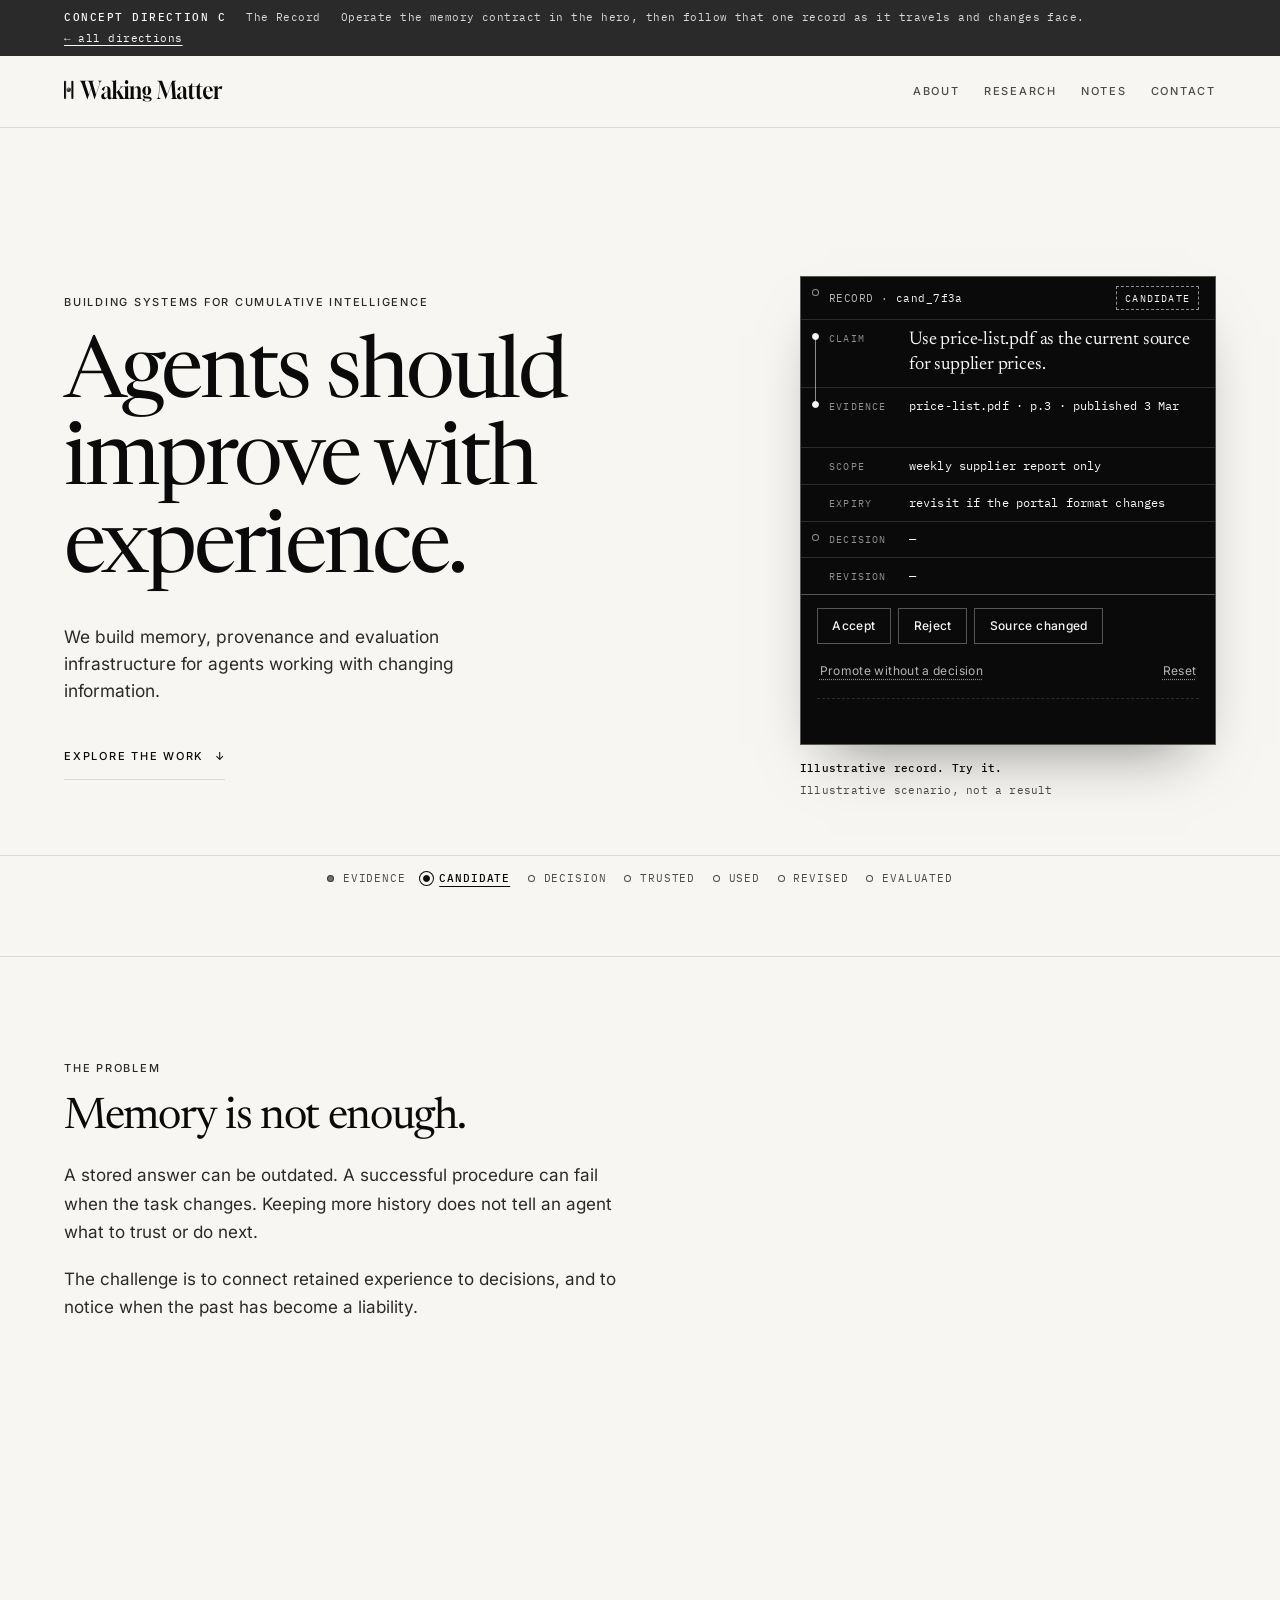
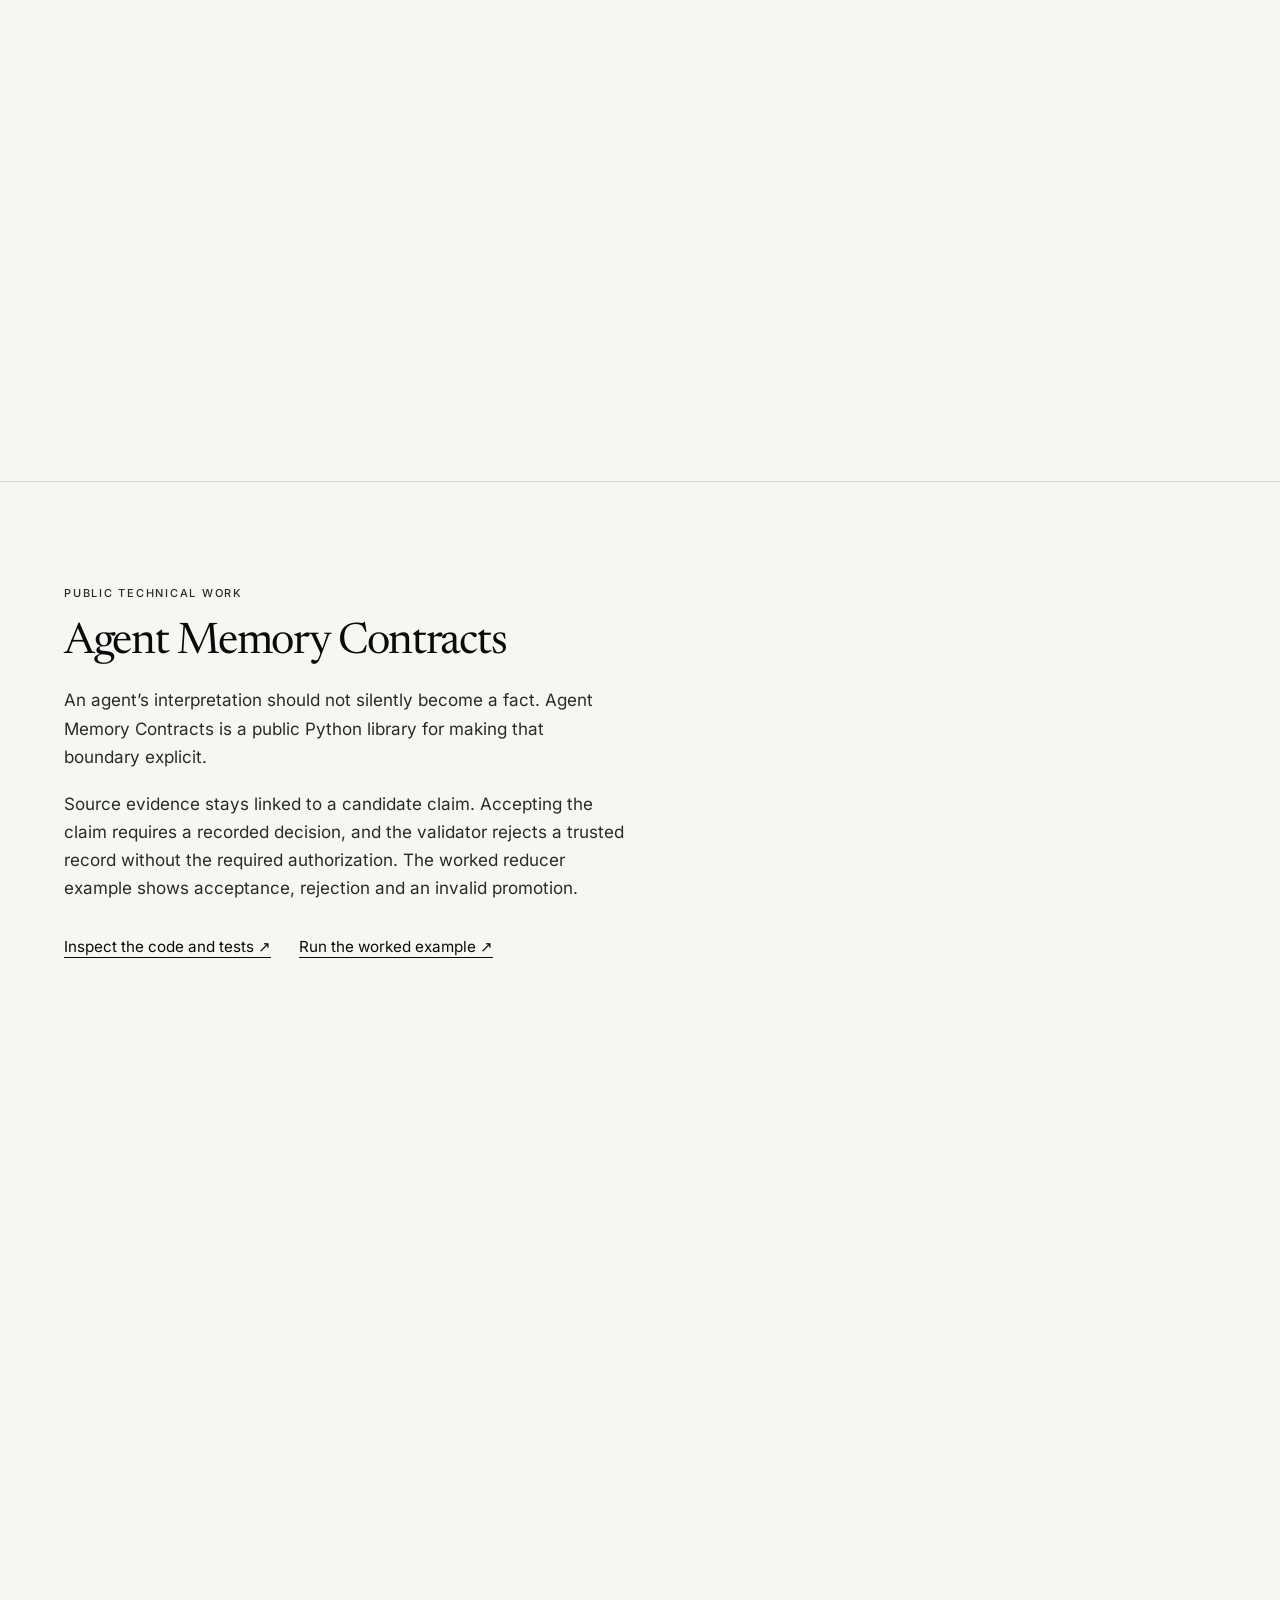
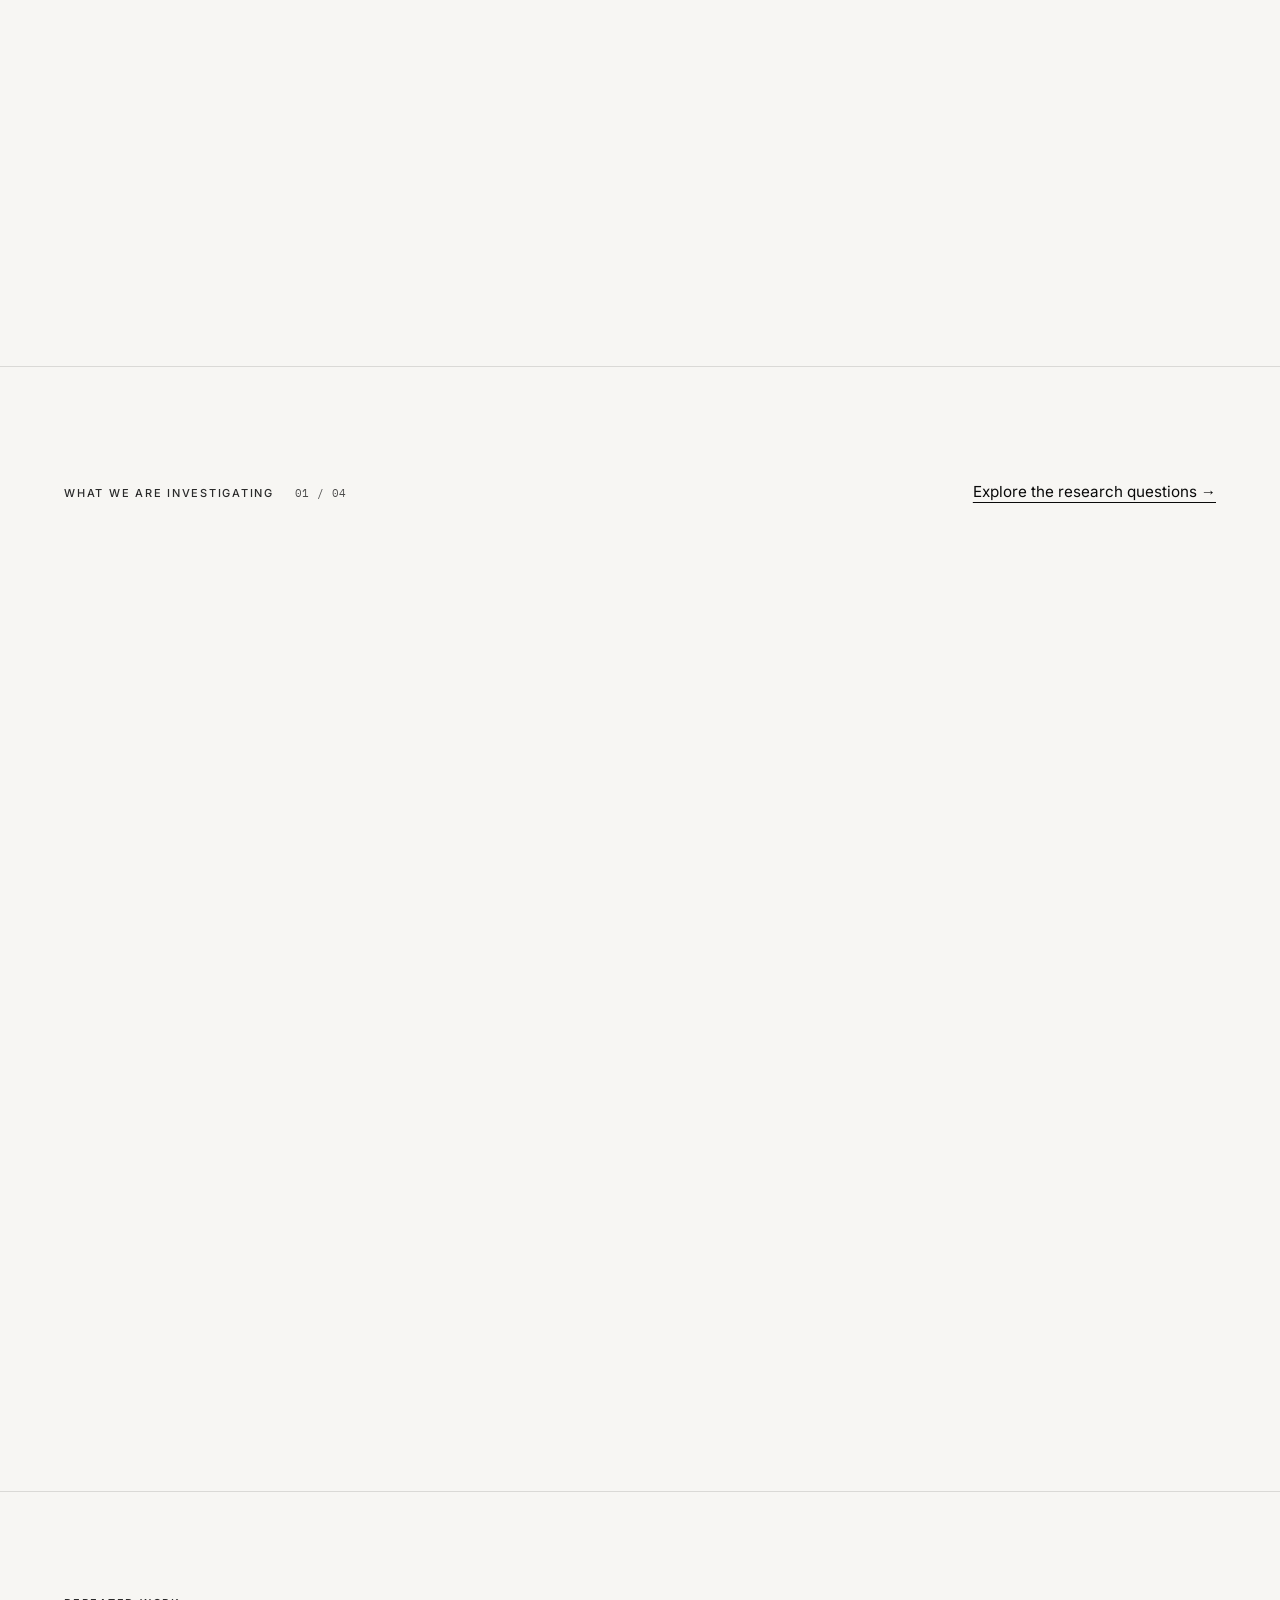
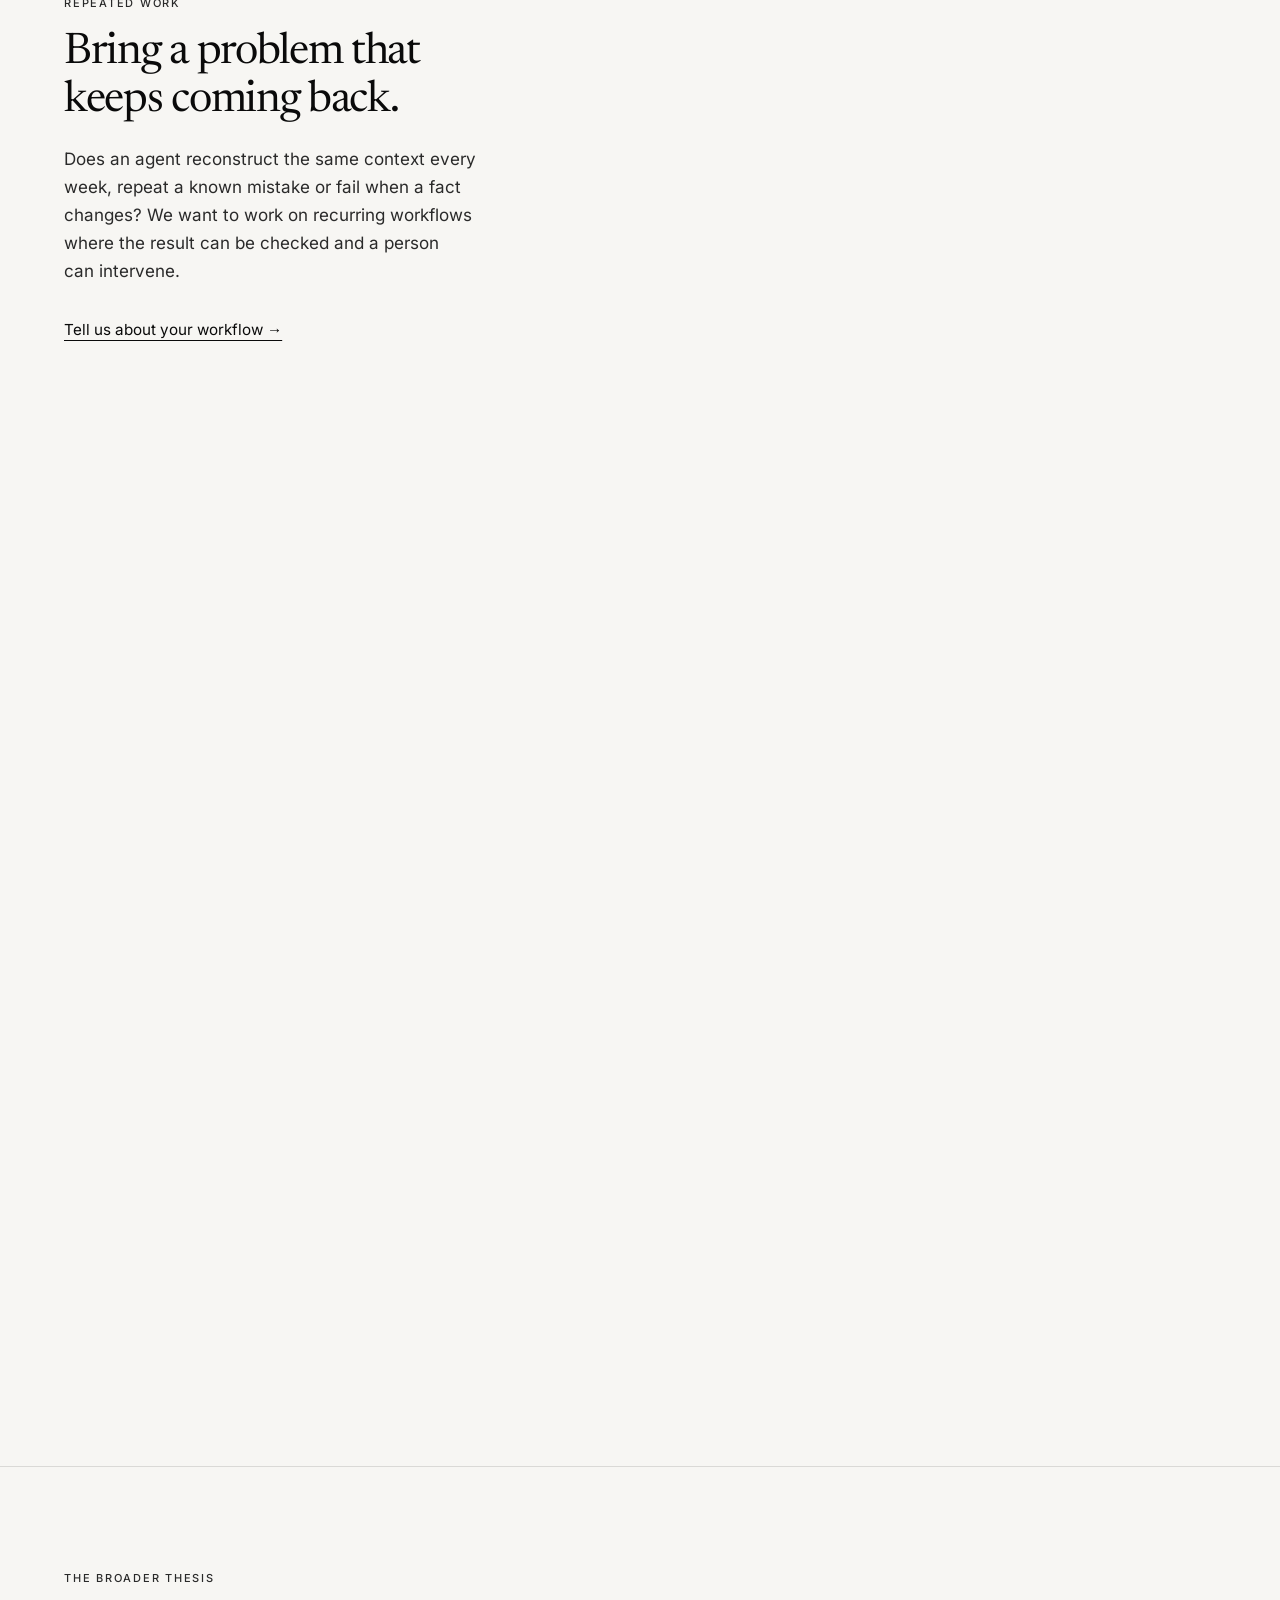
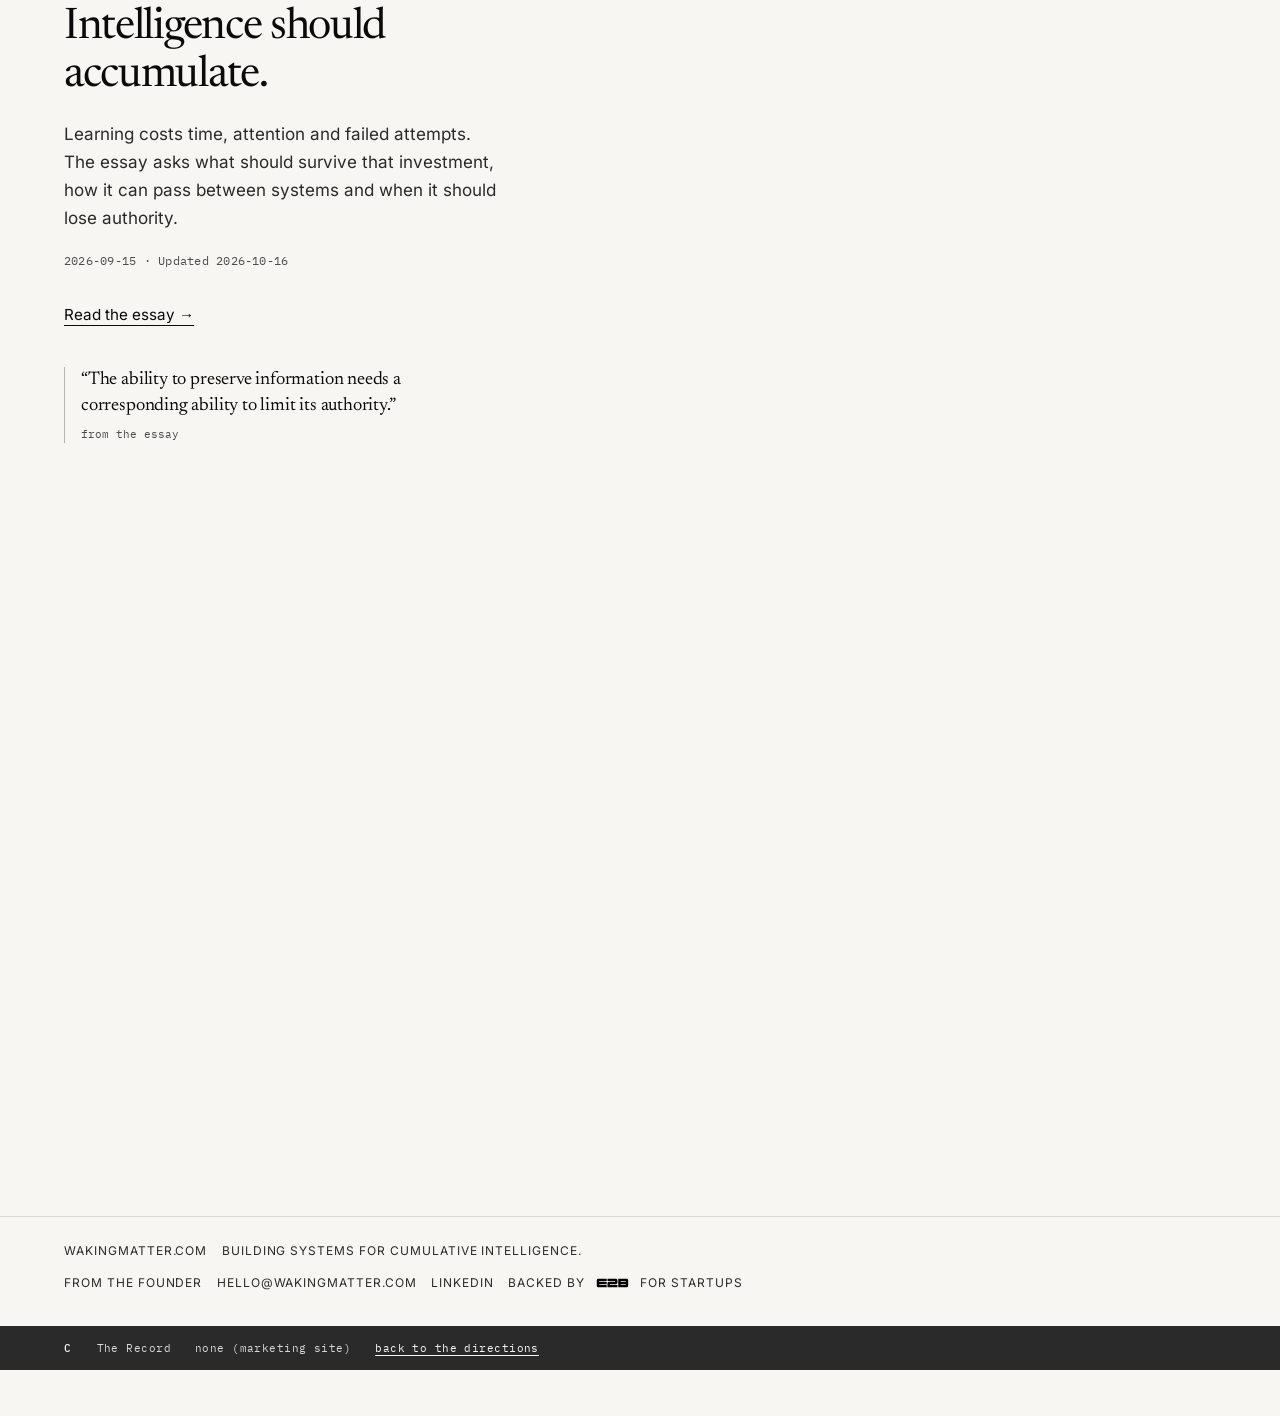
<file: direction-C.html>
<!doctype html>
<html lang="en" data-ground="ivory" data-product="waking-matter">
<head>
<meta charset="utf-8">
<meta name="viewport" content="width=device-width, initial-scale=1">
<meta name="robots" content="noindex, nofollow">
<title>Waking Matter · Direction C · The Record</title>
<meta name="description" content="Concept direction C: operate the memory contract in the hero, then follow one record as it travels down the page.">
<link rel="icon" href="data:,">
<link rel="stylesheet" href="shared/tokens.css">
<style>
/* ==========================================================================
   Direction C · The Record
   One void record card on ivory paper. The visitor operates it in the hero;
   on desktop the same card travels anchor to anchor and changes face.
   ========================================================================== */
:root{--ptop:144px;--card-w:26rem;--graph-w:min(34rem,46%);--log-w:min(43rem,58%);--gh:22px}

/* ---- Header ------------------------------------------------------------ */
.site-header .logo img{height:1.38rem}
main{display:block}

/* ---- Shared void surfaces --------------------------------------------- */
.card,.face{background:var(--void);color:var(--ivory);font-family:var(--font-mono);font-size:.75rem;line-height:1.5;letter-spacing:.01em}
.face{border:1px solid var(--hair-void-strong)}
.mono-k{font-family:var(--font-mono);font-size:.625rem;letter-spacing:.12em;text-transform:uppercase;color:var(--ivory-56)}
.fnote{font-family:var(--font-mono);font-size:.625rem;letter-spacing:.06em;color:var(--ivory-56)}
.strip{display:flex;justify-content:space-between;align-items:center;gap:1rem;padding:.7rem 1rem;border-bottom:1px solid var(--hair-void);font-size:.6875rem;color:var(--ivory-72)}

/* ---- Hero -------------------------------------------------------------- */
.hero{position:relative}
.hero-grid{display:grid;gap:2.5rem;padding:clamp(2.5rem,6vw,4rem) 0 clamp(3rem,7vw,5rem)}
.hero-copy .label{color:var(--charcoal);margin-bottom:1.5rem}
.hero-copy .hero-h1{max-width:11.5em}
.hero-record{min-width:0}
.card-caption{margin-top:.9rem;display:flex;flex-wrap:wrap;justify-content:space-between;gap:.25rem 1rem;font-family:var(--font-mono);font-size:.6875rem;color:var(--void-72);letter-spacing:.02em}
.card-caption b{font-weight:500;color:var(--void)}
@media (min-width:1024px){
  .hero-grid{grid-template-columns:minmax(0,1fr) var(--card-w);align-items:center;gap:clamp(2.5rem,5vw,5rem);min-height:calc(100svh - var(--header-h));padding:2.5rem 0 3rem}
}

/* ---- The record card (hero, interactive) ------------------------------- */
.card{position:relative;z-index:5;width:100%;border:1px solid var(--hair-void-strong);box-shadow:0 30px 60px -30px rgba(10,10,10,.5)}
.card.is-shaking{animation:shake .24s linear 1}
@keyframes shake{0%,100%{transform:none}20%{transform:translateX(-7px)}45%{transform:translateX(6px)}70%{transform:translateX(-4px)}88%{transform:translateX(2px)}}
.card.is-resetting .rbody,.card.is-resetting .rctl{opacity:0;transition:opacity .16s linear}
.rbody,.rctl{transition:opacity .2s linear}
.rrow{display:grid;grid-template-columns:1.75rem 5rem minmax(0,1fr);align-items:start;--ny:1rem}
.rrow+.rrow{border-top:1px solid var(--hair-void)}
.rrow--head{grid-template-columns:1.75rem minmax(0,1fr)}
.rk,.rv,.rhead{padding:.55rem 1rem .55rem 0}
.rk{font-size:.625rem;letter-spacing:.12em;text-transform:uppercase;color:var(--ivory-56);padding-top:.68rem}
.rv{color:var(--ivory);min-width:0;overflow-wrap:anywhere}
.rhead{display:flex;justify-content:space-between;align-items:center;gap:.75rem;font-size:.6875rem;color:var(--ivory-72);letter-spacing:.04em;padding-block:.6rem}
.rhead [data-r=id]{color:var(--ivory)}
.claim{font-family:var(--font-serif);font-size:1.15rem;line-height:1.32;letter-spacing:-.01em;padding-block:.5rem .65rem;font-optical-sizing:auto}
.claim-t{text-decoration:line-through;text-decoration-color:transparent;text-decoration-thickness:1px;transition:text-decoration-color .24s linear,color .24s linear}
.card[data-status=rejected] .claim-t{text-decoration-color:var(--ivory);color:var(--ivory-56)}
.stale{display:inline-block;margin-top:.3rem;padding:.05rem .4rem;border:1px dashed var(--ivory-72);font-size:.625rem;letter-spacing:.06em;color:var(--ivory);visibility:hidden}
.card[data-stale=true] .stale{visibility:visible}
.card[data-stale=true] .ev-t{color:var(--ivory-56)}
/* status label: text first, border style second, never colour alone */
.status{flex:none;font-size:.625rem;letter-spacing:.12em;padding:.2rem .5rem;border:1px dashed var(--ivory-56);color:var(--ivory);white-space:nowrap}
.card[data-status=trusted] .status{background:var(--ivory);color:var(--void);border:1px solid var(--ivory);font-weight:500}
.card[data-status=rejected] .status{border-style:solid;border-color:var(--ivory-32);color:var(--ivory-72)}
.card[data-status=revise] .status{border:1px dashed var(--ivory);font-weight:500}
/* the chain: evidence - claim - decision - trusted */
.gut{position:relative;align-self:stretch}
.nd{position:absolute;left:50%;top:var(--ny);width:7px;height:7px;margin:-3.5px 0 0 -3.5px;border:1px solid var(--ivory-56);border-radius:50%;background:var(--void);z-index:1}
.nd--on{background:var(--ivory);border-color:var(--ivory)}
.sg{position:absolute;left:50%;width:0;border-left:1px solid var(--ivory-56);transform:scaleY(0);transform-origin:50% 0;transition:none}
.sg-up{top:0;height:var(--ny)}
.sg-dn{top:var(--ny);bottom:-1px}
.sg-full{top:0;bottom:-1px}
.sg[data-seg=b1],.sg[data-seg=b2]{transform:none}
.sg[data-seg=a1],.sg[data-seg=a2]{transform-origin:50% 100%}
.card[data-status=trusted] .sg[data-seg^=c],.card[data-status=trusted] .sg[data-seg^=a],
.card[data-status=revise] .sg[data-seg^=c],.card[data-status=revise] .sg[data-seg^=a],
.card[data-status=revise] .sg[data-seg^=d]{transform:none;transition:transform .12s linear}
.card .sg[data-seg=c2]{transition-delay:.12s}.card .sg[data-seg=c3]{transition-delay:.24s}.card .sg[data-seg=c4]{transition-delay:.36s}
.card .sg[data-seg=a1]{transition-delay:.5s}.card .sg[data-seg=a2]{transition-delay:.62s}.card .sg[data-seg=d2]{transition-delay:.12s}
.card[data-status=revise] .sg[data-seg^=a],.card[data-status=revise] .sg[data-seg^=d]{border-left-style:dashed;border-left-color:var(--ivory)}
.card .nd--head{transition:background-color .2s linear .7s,border-color .2s linear .7s}
.card[data-status=trusted] .nd--head{background:var(--ivory);border-color:var(--ivory)}
.card[data-status=revise] .nd--head{border-style:dashed;border-color:var(--ivory)}
.card .nd--dec{transition:background-color .2s linear .4s}
.card[data-status=trusted] .nd--dec,.card[data-status=revise] .nd--dec,.card[data-status=rejected] .nd--dec{background:var(--ivory);border-color:var(--ivory)}
.card[data-stale=true] .nd--ev{border-style:dashed;background:var(--void);border-color:var(--ivory)}
.card .nd--rev{opacity:0}
.card[data-status=revise] .nd--rev{opacity:1;border-style:dashed;border-color:var(--ivory)}
/* controls */
.rctl{border-top:1px solid var(--hair-void-strong);padding:.85rem 1rem .6rem;display:grid;gap:.55rem}
.rbtns{display:flex;flex-wrap:wrap;gap:.45rem}
.rbtns--2{justify-content:space-between;align-items:center}
.btn{appearance:none;-webkit-appearance:none;margin:0;min-height:2.25rem;padding:0 .9rem;border:1px solid var(--hair-void-strong);border-radius:0;background:transparent;color:var(--ivory);
  font:500 .75rem/1 var(--font-sans);letter-spacing:.03em;cursor:pointer;transition:border-color .2s var(--ease),background-color .2s var(--ease)}
.btn:hover{border-color:var(--ivory)}
.btn:active{background:var(--ivory-20)}
.btn[aria-expanded=true]{border-color:var(--ivory);background:var(--ivory-20)}
.btn--primary{background:var(--ivory);color:var(--void);border-color:var(--ivory)}
.btn--primary:hover{background:var(--mist)}
.btn--quiet{border-color:transparent;padding:0 .1rem;color:var(--ivory-72);font-weight:400;text-decoration:underline;text-decoration-style:dotted;text-underline-offset:.3em;text-decoration-color:var(--ivory-56)}
.btn--quiet:hover{border-color:transparent;color:var(--ivory)}
.btn[aria-disabled=true]{opacity:.32;cursor:not-allowed}
.btn[aria-disabled=true]:hover{border-color:var(--hair-void-strong)}
.btn--quiet[aria-disabled=true]:hover{border-color:transparent}
.btn:focus-visible{outline:2px solid var(--ivory);outline-offset:2px}
.rslot{min-height:2.25rem;display:flex;align-items:center;border-top:1px dashed var(--hair-void);padding-top:.5rem}
.rmsg{font-size:.6875rem;line-height:1.45;color:var(--ivory-72)}
.rmsg[data-kind=error]{color:var(--ivory)}
.rmsg[data-kind=error]::before{content:"\00d7  ";}
.confirm{display:flex;flex-wrap:wrap;align-items:center;gap:.45rem .6rem;width:100%}
.confirm[hidden]{display:none}
.confirm span{font-size:.6875rem;color:var(--ivory-72);margin-right:auto}
@media (max-width:1023px),(pointer:coarse){.btn{min-height:2.75rem}}

/* ---- Scenes ------------------------------------------------------------ */
.scene{position:relative;padding:clamp(3.5rem,9vw,6.5rem) 0;border-top:1px solid var(--hair)}
.prose .label{color:var(--charcoal);margin-bottom:1.1rem}
.prose{max-width:36rem;min-width:0}
.scene-grid{display:grid;gap:2.5rem}
.anchor{min-width:0;position:relative}
.anchor--stack{margin-top:calc(var(--gh) * 3 + .5rem)}
.quote{margin:2rem 0 0;padding-left:1rem;border-left:1px solid var(--hair-strong);max-width:30rem}
.quote blockquote{margin:0;font-family:var(--font-serif);font-size:1.15rem;line-height:1.4;letter-spacing:-.01em}
.quote figcaption{margin-top:.4rem;font-family:var(--font-mono);font-size:.6875rem;color:var(--void-72)}
.scene .meta{margin-top:1.25rem;color:var(--void-72)}
@media (min-width:1024px){
  .scene-grid--card{grid-template-columns:minmax(0,1fr) var(--card-w);gap:clamp(2.5rem,5vw,5rem)}
  .scene-grid--graph{grid-template-columns:minmax(0,1fr) var(--graph-w);gap:clamp(2.5rem,4vw,4rem)}
  .scene-grid--log{grid-template-columns:minmax(0,1fr) var(--log-w);gap:clamp(2rem,4vw,4rem)}
  .prose{align-self:start}
}

/* ---- Face: stack (problem) --------------------------------------------- */
.face--stack{border:0;background:transparent;position:relative;isolation:isolate}
.ghost{position:absolute;inset:0;background:color-mix(in srgb,var(--void) var(--go),var(--ivory));border:1px solid var(--hair-void-strong);
  left:calc(var(--k) * 12px);right:calc(var(--k) * 12px);transform:translateY(calc(var(--k) * var(--gh) * -1))}
.ghost>span{position:absolute;top:4px;left:.75rem;right:.75rem;display:flex;justify-content:space-between;font-size:.5625rem;letter-spacing:.1em;text-transform:uppercase;color:var(--gt);line-height:1.2}
/* opaque tints, not opacity: every ghost label keeps AA contrast on its own tint */
.ghost:nth-child(1){--k:3;--go:22%;--gt:var(--void)}
.ghost:nth-child(2){--k:2;--go:60%;--gt:var(--ivory)}
.ghost:nth-child(3){--k:1;--go:80%;--gt:var(--ivory)}
.mini{position:relative;background:var(--void);border:1px solid var(--hair-void-strong)}
.mini .rhead{padding:.6rem 1rem}
.mini .claim{padding:.65rem 1rem .4rem}
.mini .mrow{display:grid;grid-template-columns:5.75rem minmax(0,1fr);padding:.35rem 1rem;border-top:1px solid var(--hair-void)}
.mini .mrow .rk{padding:.08rem 0 0}
.mini .mrow .rv{padding:0}
.tag-stale{display:inline-block;margin-top:.25rem;padding:.05rem .4rem;border:1px dashed var(--ivory-72);font-size:.625rem;letter-spacing:.06em}
.mini .status{border-style:dotted}
.mini .fnote{padding:.5rem 1rem .6rem;border-top:1px solid var(--hair-void)}

/* ---- Face: contract graph ---------------------------------------------- */
.graph{display:grid;grid-template-columns:auto minmax(.75rem,1fr) auto minmax(.75rem,1fr) auto minmax(.75rem,1fr) auto;align-items:center;padding:1.4rem 1rem 1.2rem;list-style:none;margin:0}
.gnode{border:1px solid var(--hair-void-strong);padding:.45rem .5rem;min-width:0;transition:opacity .25s linear,border-color .25s linear}
.gnode b{display:block;font-weight:500;font-size:.5625rem;letter-spacing:.12em;color:var(--ivory-72);text-transform:uppercase}
.gnode span{display:block;font-size:.6875rem;color:var(--ivory);white-space:nowrap}
.gnode.is-dim{opacity:.3}
.gnode--trusted{border-color:var(--ivory)}
.gnode--trusted b{color:var(--ivory)}
.gedge{height:12px;min-width:0}
.gedge svg{width:100%;height:12px;overflow:visible}
.gedge line{stroke:var(--ivory-72);stroke-width:1;vector-effect:non-scaling-stroke;stroke-dasharray:1;stroke-dashoffset:0}
.gedge .gv{display:none}
.grel{grid-row:2;align-self:start;justify-self:center;margin-top:.5rem;font-size:.625rem;line-height:1.3;color:var(--ivory-72);letter-spacing:.03em;text-align:center;white-space:nowrap;transition:opacity .25s linear}
.grel[data-rel="0"]{grid-column:1/4}.grel[data-rel="1"]{grid-column:3/6}.grel[data-rel="2"]{grid-column:5/8}
.console{margin:0 1rem 1rem;border:1px solid var(--hair-void);background:rgba(247,246,243,.03)}
.console .strip{padding:.45rem .7rem;font-size:.625rem}
.console pre{margin:0;padding:.55rem .7rem .7rem;font:400 .71875rem/1.75 var(--font-mono);white-space:pre;overflow-x:auto}
.cl{display:block;transition:opacity .25s linear}
.cl.is-dim{opacity:.22}
.cl b{font-weight:500}
.graph-foot{padding:0 1rem .9rem}

/* ---- Face: ledger (questions = the columns) ---------------------------- */
.qgrid{display:grid;grid-template-columns:1fr;padding:0}
.qcol{padding:1rem;border-top:1px solid var(--hair-void);display:grid;gap:.4rem;align-content:start}
.qcol h3{margin:0;font-family:var(--font-sans);font-size:.75rem;font-weight:500;letter-spacing:.12em;text-transform:uppercase;color:var(--ivory)}
.qcol h3 .qn{font-family:var(--font-mono);font-weight:400;color:var(--ivory-56);margin-right:.5rem;letter-spacing:.04em}
.qfield{font-size:.6875rem;color:var(--ivory-72)}
.qtext{font-family:var(--font-sans);font-size:.875rem;line-height:1.5;color:var(--ivory-72);letter-spacing:0;text-wrap:pretty}
.qval{margin-top:.35rem;padding-top:.6rem;border-top:1px solid var(--hair-void-strong);font-size:.75rem;color:var(--ivory)}
.qval .mono-k{display:block;margin-bottom:.15rem}
.qval--used{color:var(--resonance)}
.qval--used em{display:block;font-style:normal;font-size:.625rem;letter-spacing:.06em;color:var(--resonance)}
.qval--open{font-family:var(--font-serif);font-style:italic;font-size:.95rem;color:var(--ivory-56);letter-spacing:0}
.qrec{padding:1rem;border-top:1px solid var(--hair-void);display:grid;gap:.35rem;align-content:start}
.qrec .rid{font-size:.8125rem;color:var(--ivory)}
@media (min-width:1024px){
  .qgrid{grid-template-columns:8.5rem repeat(4,minmax(0,1fr));grid-template-rows:auto auto 1fr auto}
  .qcol,.qrec{grid-row:span 4;grid-template-rows:subgrid;border-top:0;border-left:1px solid var(--hair-void);gap:.45rem;padding:1.1rem 1.1rem 1.2rem}
  .qrec{border-left:0}
  .qrec .rspacer{grid-row:3}
}
.q-head{display:flex;flex-wrap:wrap;justify-content:space-between;align-items:baseline;gap:.5rem 2rem;margin-bottom:1.5rem}
.q-head .label{color:var(--charcoal)}
.q-head .label .q-count{font-family:var(--font-mono);font-weight:400;letter-spacing:.04em;margin-left:1rem;color:var(--void-72)}
.q-head .text-link{margin-top:0}

/* ---- Face: ledger log (repeated work) ---------------------------------- */
.log{width:100%;border-collapse:collapse;table-layout:fixed}
.log th,.log td{padding:.5rem .6rem;text-align:left;vertical-align:top;font-weight:400;font-size:.6875rem;line-height:1.4;border-top:1px solid var(--hair-void)}
.log thead th{font-size:.5625rem;letter-spacing:.12em;text-transform:uppercase;color:var(--ivory-56);border-top:0;padding-top:.6rem;padding-bottom:.45rem}
.log thead th .qn{color:var(--ivory-72);margin-right:.35rem}
.log .c0{width:4.75rem;padding-left:1rem;color:var(--ivory-72)}
.log .c1{width:28%}.log .c2{width:18%}.log .c3{width:25%}
.log td:last-child,.log th:last-child{padding-right:1rem}
@media (min-width:1024px) and (max-width:1279px){.log .c2{display:none}.log .c1{width:34%}.log .c3{width:30%}}
.log .rec th,.log .rec td{border-top:1px solid var(--hair-void-strong);border-bottom:1px solid var(--hair-void-strong);padding-block:.65rem;color:var(--ivory)}
.log .rec .c1{color:var(--resonance)}
.log .rec td.open{font-family:var(--font-serif);font-style:italic;font-size:.875rem;color:var(--ivory-56)}
.log .dim{color:var(--ivory-56)}
.mk{display:inline-block;width:10px;height:10px;margin-right:.45rem;vertical-align:-1px;overflow:visible}
.mk path{fill:none;stroke-width:1.4;stroke-linecap:square;stroke-dasharray:1;stroke-dashoffset:0}
.mk--ok path{stroke:var(--resonance)}
.mk--no path{stroke:var(--ivory)}
.run.rev .c3{color:var(--ivory)}
.run.rev .c3 i{font-style:normal;border:1px dashed var(--ivory-72);padding:0 .3rem;display:inline-block}
.sup{display:inline-block;margin-left:.35rem;padding:0 .3rem;border:1px solid var(--ivory-56);font-size:.5625rem;letter-spacing:.1em;text-transform:uppercase;color:var(--ivory-72)}
.run th,.run td{transition:color .4s linear}
.run.old th,.run.old td,.run.old .dim{color:var(--ivory-56)}
.run.old .mk path{stroke:var(--ivory-56)}
.run.old .was{text-decoration:line-through;text-decoration-color:var(--ivory-56)}

/* ---- Face: the single line (dock) --------------------------------------- */
.anchor--dock{margin-top:clamp(2.5rem,6vw,4rem)}
.face--line{display:flex;flex-wrap:wrap;justify-content:space-between;align-items:center;gap:.25rem 1.5rem;padding:.85rem 1rem;min-height:3.25rem}
.ln-main{font-size:.8125rem;color:var(--ivory)}
.ln-main b{font-weight:500}
.ln-side{font-size:.6875rem;color:var(--ivory-56)}

/* ---- Stepper: the state machine as navigation --------------------------- */
.stepper{position:fixed;z-index:6;font-family:var(--font-mono);font-size:.6875rem;letter-spacing:.08em;color:var(--void)}
.stepper ol{list-style:none;margin:0;padding:0;display:flex}
.stepper button{appearance:none;-webkit-appearance:none;margin:0;border:0;border-radius:0;background:transparent;color:var(--void-72);font:inherit;letter-spacing:inherit;text-transform:uppercase;cursor:pointer;
  display:flex;align-items:center;gap:.55rem;min-height:2rem;padding:0 .35rem;white-space:nowrap}
.stepper button:hover{color:var(--void)}
.stepper button[data-past=true]{color:var(--void-72)}
.stepper .sd{flex:none;width:7px;height:7px;border:1px solid currentColor;border-radius:50%;background:var(--ivory)}
.stepper button[data-past=true] .sd{background:var(--void-56);border-color:var(--void-56)}
.stepper button[aria-current=step]{color:var(--void);font-weight:500}
.stepper button[aria-current=step] .sd{background:var(--void);border-color:var(--void);box-shadow:0 0 0 3px var(--ivory),0 0 0 4px var(--void)}
.stepper button[aria-current=step] .st{text-decoration:underline;text-underline-offset:.35em;text-decoration-thickness:1px}
.stepper-h{margin:0 0 .5rem .35rem;font-size:.5625rem;letter-spacing:.14em;text-transform:uppercase;color:var(--void-72)}
@media (min-width:1400px){
  .stepper{left:1.25rem;top:50%;transform:translateY(-50%)}
  .stepper ol{flex-direction:column;position:relative}
  .stepper ol::before{content:"";position:absolute;left:calc(.35rem + 3px);top:1rem;bottom:1rem;border-left:1px solid var(--hair-strong)}
}
@media (max-width:1399px){
  .stepper{left:0;right:0;bottom:0;background:var(--ivory);border-top:1px solid var(--hair);padding:0 max(.5rem,env(safe-area-inset-left)) env(safe-area-inset-bottom)}
  .stepper-h{position:absolute;width:1px;height:1px;overflow:hidden;clip:rect(0,0,0,0);white-space:nowrap;margin:0}
  .stepper ol{overflow-x:auto;scrollbar-width:none;gap:.1rem;justify-content:safe center}
  .stepper ol::-webkit-scrollbar{display:none}
  .stepper button{min-height:2.75rem;padding:0 .5rem}
  /* phones: every state is a dot; only the current state spells its name, so no word is ever cut */
  @media (max-width:899px){
    .stepper ol{overflow:visible;justify-content:center;gap:0}
    .stepper button{min-width:1.875rem;padding:0;justify-content:center}
    .stepper .st{position:absolute;width:1px;height:1px;overflow:hidden;clip:rect(0,0,0,0);white-space:nowrap}
    .stepper button[aria-current=step]{padding:0 .55rem}
    .stepper button[aria-current=step] .st{position:static;width:auto;height:auto;overflow:visible;clip:auto}
  }
  body{padding-bottom:2.85rem}
}

/* ---- Footer ------------------------------------------------------------- */
.site-footer .e2b{display:inline-flex;align-items:center;gap:.45rem}
.site-footer .e2b img{height:1.15rem;width:auto;display:inline-block}
.site-footer p{display:flex;flex-wrap:wrap;align-items:center;gap:.35rem .9rem}

/* ==========================================================================
   Travel mode (desktop >= 1024px, JS, motion allowed)
   The static faces stay in place for layout + screen readers (opacity 0);
   the traveler layer draws the one record between their anchors.
   ========================================================================== */
.traveler{display:none}
html[data-travel=true] .traveler{display:block;position:fixed;inset:0;z-index:4;pointer-events:none;overflow:clip}
.traveler .plate{position:absolute;top:0;left:0;width:100px;height:100px;background:var(--void);transform-origin:0 0;will-change:transform}
.traveler .tface{position:absolute;top:0;left:0;margin:0;transform-origin:0 0;border-color:transparent;box-shadow:none}
.traveler .tface.card{z-index:auto}
.traveler .tchrome{display:flex;justify-content:space-between;align-items:center;gap:1rem;box-sizing:border-box;padding:.7rem 1rem;background:var(--void);border-bottom:1px solid var(--hair-void);font-family:var(--font-mono);font-size:.6875rem;letter-spacing:.06em;color:var(--ivory-72);white-space:nowrap;overflow:hidden;z-index:2}
.traveler .tchrome b{font-weight:400;color:var(--ivory)}
.traveler .tchrome i{font-style:normal;font-size:.625rem;letter-spacing:.12em;padding:.2rem .5rem;border:1px solid var(--ivory-56);color:var(--ivory)}
html[data-travel=true] .anchor:not(.anchor--hero)>.face{opacity:0}
html[data-travel=true] .scene{display:flex;flex-direction:column}
html[data-travel=true] .scene>.wrap{flex:1 0 auto}
html[data-travel=true] .scene-grid{height:100%}
html[data-travel=true] .prose{position:sticky;top:var(--ptop)}
html[data-travel=true] .scene--problem{min-height:125vh}
html[data-travel=true] .scene--contract{min-height:165vh}
html[data-travel=true] .scene--questions{min-height:125vh}
html[data-travel=true] .scene--questions .q-head{position:sticky;top:var(--ptop);z-index:1}
html[data-travel=true] .scene--questions .q-head:focus-within{opacity:1!important}
html[data-travel=true] .scene--repeated{min-height:175vh}
html[data-travel=true] .scene--thesis{min-height:150vh}
html[data-travel=true] .scene--thesis .scene-grid{flex:1}
html[data-travel=true] .scene--thesis>.wrap{display:flex;flex-direction:column}
html[data-travel=true] .card{will-change:opacity}

/* ---- Mobile composition ------------------------------------------------- */
@media (max-width:1023px){
  .hero-grid{padding-top:2rem}
  .card-caption{font-size:.625rem}
  .graph{grid-template-columns:1fr;justify-items:stretch;padding:1.1rem 1rem .6rem}
  .gnode{display:flex;justify-content:space-between;align-items:baseline;gap:1rem}
  .gedge{height:22px;width:12px;margin-left:1.25rem}
  .gedge svg{height:22px;width:12px}
  .gedge .gh{display:none}.gedge .gv{display:inline}
  .grel{display:none}
  .console pre{font-size:.625rem;white-space:normal;overflow:visible}
  .cl{display:grid;grid-template-columns:4.75em minmax(0,1fr);column-gap:.4em}
  .log .c2,.log .c4{display:none}
  .log .c0{width:5.4rem;padding-left:.75rem}
  .log .c1{width:auto}.log .c3{width:38%}
  .anchor--stack{margin-top:calc(var(--gh) * 3 + 1rem)}
  .scene-grid{gap:2rem}
}

/* ---- Reduced motion: static composed state ------------------------------- */
html[data-reduced=true] *,html[data-reduced=true] *::before,html[data-reduced=true] *::after{transition:none!important;animation:none!important}
@media (prefers-reduced-motion:reduce){
  *,*::before,*::after{transition:none!important;animation:none!important}
}
</style>
</head>
<body>
<div class="dir-head" data-component="DirHead">
  <span class="dir-eyebrow">Concept direction C</span>
  <span>The Record</span>
  <span>Operate the memory contract in the hero, then follow that one record as it travels and changes face.</span>
  <a href="index.html" data-test-id="dir-back">&larr; all directions</a>
</div>
<a class="skip-link" href="#main" data-test-id="skip-link">Skip to content</a>

<header class="site-header site-header--ivory" data-component="Header">
  <a class="logo" href="https://wakingmatter.com/" aria-label="Waking Matter home" data-test-id="header-logo" data-component="Link"><img src="shared/assets/lockup-on-ivory.svg" alt="Waking Matter" width="452" height="63"></a>
  <nav class="nav" aria-label="Primary" data-component="Nav" data-applicable-states="rest hover focus-visible">
    <a href="https://wakingmatter.com/about/" data-test-id="nav-about">About</a>
    <a href="https://wakingmatter.com/research/" data-test-id="nav-research">Research</a>
    <a href="https://wakingmatter.com/notes/" data-test-id="nav-notes">Notes</a>
    <a href="mailto:hello@wakingmatter.com" data-test-id="nav-contact">Contact</a>
  </nav>
</header>

<nav class="stepper" aria-label="Record states" data-component="StateStepper" data-motion-purpose="guidance" data-applicable-states="rest hover focus-visible current past">
  <p class="stepper-h" aria-hidden="true">Record state</p>
  <ol>
    <li><button type="button" data-step="evidence" data-test-id="step-evidence"><span class="sd" aria-hidden="true"></span><span class="st">Evidence</span></button></li>
    <li><button type="button" data-step="candidate" data-test-id="step-candidate" aria-current="step"><span class="sd" aria-hidden="true"></span><span class="st">Candidate</span></button></li>
    <li><button type="button" data-step="decision" data-test-id="step-decision"><span class="sd" aria-hidden="true"></span><span class="st">Decision</span></button></li>
    <li><button type="button" data-step="trusted" data-test-id="step-trusted"><span class="sd" aria-hidden="true"></span><span class="st">Trusted</span></button></li>
    <li><button type="button" data-step="used" data-test-id="step-used"><span class="sd" aria-hidden="true"></span><span class="st">Used</span></button></li>
    <li><button type="button" data-step="revised" data-test-id="step-revised"><span class="sd" aria-hidden="true"></span><span class="st">Revised</span></button></li>
    <li><button type="button" data-step="evaluated" data-test-id="step-evaluated"><span class="sd" aria-hidden="true"></span><span class="st">Evaluated</span></button></li>
  </ol>
</nav>

<main id="main">
  <!-- 0 · Hero: operate the record -->
  <section class="hero" data-beat="hero" data-beat-label="Hero · the record" data-component="Hero" aria-labelledby="h-hero">
    <div class="wrap hero-grid">
      <div class="hero-copy">
        <p class="label">Building systems for cumulative intelligence</p>
        <h1 class="hero-h1" id="h-hero">Agents should improve with experience.</h1>
        <p class="hero-deck hero-deck--ink">We build memory, provenance and evaluation infrastructure for agents working with changing information.</p>
        <a class="hero-cta hero-cta--ink" href="#problem" data-test-id="hero-cta" data-component="Link" data-applicable-states="rest hover focus-visible">Explore the work <span aria-hidden="true">↓</span></a>
      </div>
      <div class="hero-record">
        <div class="anchor anchor--hero" data-anchor="hero">
          <article class="card" id="record-card" data-component="RecordCard" data-test-id="record-card" data-status="candidate" data-stale="false" data-confirming="false" aria-labelledby="rec-title" data-motion-purpose="feedback" data-applicable-states="candidate confirming trusted rejected stale needs-revision invalid-promotion">
            <div class="rbody">
              <div class="rrow rrow--head">
                <span class="gut" aria-hidden="true"><i class="nd nd--head"></i><i class="sg sg-dn" data-seg="a2"></i></span>
                <p class="rhead"><span id="rec-title">RECORD · <span data-r="id">cand_7f3a</span></span><span class="status" data-r="status" aria-live="polite">CANDIDATE</span></p>
              </div>
              <div class="rrow">
                <span class="gut" aria-hidden="true"><i class="sg sg-up" data-seg="a1"></i><i class="nd nd--on"></i><i class="sg sg-dn" data-seg="b1"></i></span>
                <span class="rk">Claim</span>
                <p class="rv claim"><span class="claim-t">Use price-list.pdf as the current source for supplier prices.</span></p>
              </div>
              <div class="rrow">
                <span class="gut" aria-hidden="true"><i class="sg sg-up" data-seg="b2"></i><i class="nd nd--on nd--ev"></i><i class="sg sg-dn" data-seg="c1"></i></span>
                <span class="rk">Evidence</span>
                <p class="rv"><span class="ev-t">price-list.pdf · p.3 · published 3 Mar</span><br><span class="stale">STALE · portal updated 14 Mar</span></p>
              </div>
              <div class="rrow">
                <span class="gut" aria-hidden="true"><i class="sg sg-full" data-seg="c2"></i></span>
                <span class="rk">Scope</span>
                <p class="rv">weekly supplier report only</p>
              </div>
              <div class="rrow">
                <span class="gut" aria-hidden="true"><i class="sg sg-full" data-seg="c3"></i></span>
                <span class="rk">Expiry</span>
                <p class="rv">revisit if the portal format changes</p>
              </div>
              <div class="rrow">
                <span class="gut" aria-hidden="true"><i class="sg sg-up" data-seg="c4"></i><i class="nd nd--dec"></i><i class="sg sg-dn" data-seg="d1"></i></span>
                <span class="rk">Decision</span>
                <p class="rv" data-r="dec">—</p>
              </div>
              <div class="rrow">
                <span class="gut" aria-hidden="true"><i class="sg sg-up" data-seg="d2"></i><i class="nd nd--rev"></i></span>
                <span class="rk">Revision</span>
                <p class="rv" data-r="rev">—</p>
              </div>
            </div>
            <div class="rctl" data-component="RecordControls">
              <div class="rbtns">
                <button type="button" class="btn" data-act="accept" aria-expanded="false" data-test-id="rec-accept" data-component="Button" data-applicable-states="rest hover focus-visible pressed expanded disabled">Accept</button>
                <button type="button" class="btn" data-act="reject" data-test-id="rec-reject" data-component="Button" data-applicable-states="rest hover focus-visible pressed disabled">Reject</button>
                <button type="button" class="btn" data-act="source" data-test-id="rec-source-changed" data-component="Button" data-applicable-states="rest hover focus-visible pressed disabled">Source changed</button>
              </div>
              <div class="rbtns rbtns--2">
                <button type="button" class="btn btn--quiet" data-act="promote" data-test-id="rec-promote" data-component="Button" data-applicable-states="rest hover focus-visible pressed disabled">Promote without a decision</button>
                <button type="button" class="btn btn--quiet" data-act="reset" data-test-id="rec-reset" data-component="Button" data-applicable-states="rest hover focus-visible pressed">Reset</button>
              </div>
              <div class="rslot">
                <p class="rmsg" data-r="msg" role="status" aria-live="polite"></p>
                <div class="confirm" data-r="confirm" hidden>
                  <span>Decision by ops reviewer</span>
                  <button type="button" class="btn btn--primary" data-act="record" data-test-id="rec-record-decision" data-component="Button" data-applicable-states="rest hover focus-visible pressed">Record decision</button>
                  <button type="button" class="btn btn--quiet" data-act="cancel" data-test-id="rec-cancel" data-component="Button" data-applicable-states="rest hover focus-visible pressed">Cancel</button>
                </div>
              </div>
            </div>
          </article>
        </div>
        <p class="card-caption"><span><b>Illustrative record. Try it.</b></span><span>Illustrative scenario, not a result</span></p>
      </div>
    </div>
  </section>

  <!-- 1 · The problem: stored, not trusted -->
  <section class="scene scene--problem" id="problem" data-beat="problem" data-beat-label="The problem · stored, not trusted" aria-labelledby="h-problem" data-motion-purpose="continuity">
    <div class="wrap scene-grid scene-grid--card">
      <div class="prose section-copy">
        <p class="label">The problem</p>
        <h2 id="h-problem">Memory is not enough.</h2>
        <p>A stored answer can be outdated. A successful procedure can fail when the task changes. Keeping more history does not tell an agent what to trust or do next.</p>
        <p>The challenge is to connect retained experience to decisions, and to notice when the past has become a liability.</p>
      </div>
      <div class="anchor anchor--stack" data-anchor="problem">
        <div class="face face--stack" id="face-stack" data-face="stack" data-motion-purpose="guidance" data-component="RecordStack">
          <div class="ghost" aria-hidden="true"><span><span>cand_7f3a</span><span>stored · not trusted</span></span></div>
          <div class="ghost" aria-hidden="true"><span><span>cand_7f3a</span><span>stored · not trusted</span></span></div>
          <div class="ghost" aria-hidden="true"><span><span>cand_7f3a</span><span>stored · not trusted</span></span></div>
          <div class="mini">
            <p class="rhead"><span>RECORD · cand_7f3a</span><span class="status">STORED · NOT TRUSTED</span></p>
            <p class="claim">Use price-list.pdf as the current source for supplier prices.</p>
            <div class="mrow"><span class="rk">Evidence</span><p class="rv">price-list.pdf · p.3 · published 3 Mar<br><span class="tag-stale" data-stale-tag>STALE · portal updated 14 Mar</span></p></div>
            <div class="mrow"><span class="rk">Decision</span><p class="rv">— none recorded</p></div>
            <p class="fnote">Illustrative scenario, not a result</p>
          </div>
        </div>
      </div>
    </div>
  </section>

  <!-- 2 · Agent Memory Contracts: the graph -->
  <section class="scene scene--contract" id="contract" data-beat="contract" data-beat-label="Agent Memory Contracts · the graph" aria-labelledby="h-contract" data-motion-purpose="continuity">
    <div class="wrap scene-grid scene-grid--graph">
      <div class="prose section-copy">
        <p class="label">Public technical work</p>
        <h2 id="h-contract">Agent Memory Contracts</h2>
        <p>An agent’s interpretation should not silently become a fact. Agent Memory Contracts is a public Python library for making that boundary explicit.</p>
        <p>Source evidence stays linked to a candidate claim. Accepting the claim requires a recorded decision, and the validator rejects a trusted record without the required authorization. The worked reducer example shows acceptance, rejection and an invalid promotion.</p>
        <div class="work-links">
          <a class="text-link" href="https://github.com/avs-io/agent-memory-contracts" rel="noopener" data-test-id="link-code" data-component="Link" data-applicable-states="rest hover focus-visible">Inspect the code and tests ↗</a>
          <a class="text-link" href="https://github.com/avs-io/agent-memory-contracts/blob/main/examples/reference_reducer.py" rel="noopener" data-test-id="link-example" data-component="Link" data-applicable-states="rest hover focus-visible">Run the worked example ↗</a>
        </div>
      </div>
      <div class="anchor anchor--graph" data-anchor="contract">
        <div class="face face--graph" id="face-graph" data-face="graph" data-motion-purpose="guidance" data-component="ContractGraph">
          <p class="strip"><span>CONTRACT · cand_7f3a</span><span>accepted path</span></p>
          <div class="graph" role="list" aria-label="Contract graph, accepted path">
            <div class="gnode" role="listitem" data-n="0"><b>Evidence</b><span>price-list.pdf</span></div>
            <div class="gedge" aria-hidden="true"><svg viewBox="0 0 100 12" preserveAspectRatio="none"><line class="gh" x1="0" y1="6" x2="100" y2="6" pathLength="1"/><line class="gv" x1="6" y1="0" x2="6" y2="12" pathLength="1"/></svg></div>
            <div class="gnode" role="listitem" data-n="1"><b>Candidate</b><span>cand_7f3a</span></div>
            <div class="gedge" aria-hidden="true"><svg viewBox="0 0 100 12" preserveAspectRatio="none"><line class="gh" x1="0" y1="6" x2="100" y2="6" pathLength="1"/><line class="gv" x1="6" y1="0" x2="6" y2="12" pathLength="1"/></svg></div>
            <div class="gnode" role="listitem" data-n="2"><b>Decision</b><span>dec_2b91</span></div>
            <div class="gedge" aria-hidden="true"><svg viewBox="0 0 100 12" preserveAspectRatio="none"><line class="gh" x1="0" y1="6" x2="100" y2="6" pathLength="1"/><line class="gv" x1="6" y1="0" x2="6" y2="12" pathLength="1"/></svg></div>
            <div class="gnode gnode--trusted" role="listitem" data-n="3"><b>Trusted</b><span>fact_c40e</span></div>
            <span class="grel" data-rel="0" aria-hidden="true">stays linked</span><span class="grel" data-rel="1" aria-hidden="true">needs a decision</span><span class="grel" data-rel="2" aria-hidden="true">authorizes</span>
          </div>
          <div class="console">
            <p class="strip"><span>validator</span><span>illustrative</span></p>
<pre><span class="cl" data-cl="0"><b>accept </b>  cand_7f3a + dec_2b91 -> fact_c40e</span><span class="cl" data-cl="1"><b>reject </b>  cand_7f3a kept, not trusted</span><span class="cl" data-cl="2"><b>invalid</b>  fact_c40e without a decision -> rejected</span></pre>
          </div>
          <p class="fnote graph-foot">Illustrative scenario, not a result</p>
        </div>
      </div>
    </div>
  </section>

  <!-- 3 · Four questions: the ledger's columns -->
  <section class="scene scene--questions" id="questions" data-beat="questions" data-beat-label="Four questions · the ledger" aria-labelledby="h-questions" data-motion-purpose="continuity">
    <div class="wrap">
      <div class="q-head">
        <h2 class="label" id="h-questions">What we are investigating <span class="q-count">01 / 04</span></h2>
        <a class="text-link" href="https://wakingmatter.com/research/" data-test-id="link-research" data-component="Link" data-applicable-states="rest hover focus-visible">Explore the research questions →</a>
      </div>
      <div class="anchor anchor--wide" data-anchor="questions">
        <div class="face face--wide" id="face-wide" data-face="wide" data-motion-purpose="guidance" data-component="LedgerSchema">
          <p class="strip"><span>LEDGER · the record’s schema</span><span>Illustrative scenario, not a result</span></p>
          <div class="qgrid">
            <div class="qrec">
              <span class="mono-k">Record</span>
              <span class="rid">fact_c40e</span>
              <span class="fnote rspacer">from cand_7f3a<br>by dec_2b91</span>
              <span class="qval" data-qv="0"><span class="mono-k">row 1</span>our record</span>
            </div>
            <section class="qcol" aria-labelledby="q1">
              <h3 id="q1"><span class="qn">01</span>Decisions</h3>
              <p class="qfield">next action changed?</p>
              <p class="qtext">When should a previous outcome change the next search, test or action?</p>
              <p class="qval qval--used" data-qv="1">check source date first<em>changed a later decision</em></p>
            </section>
            <section class="qcol" aria-labelledby="q2">
              <h3 id="q2"><span class="qn">02</span>Useful state</h3>
              <p class="qfield">scope and expiry</p>
              <p class="qtext">Which facts, procedures and failed attempts deserve to persist, and with what source and scope?</p>
              <p class="qval" data-qv="2">weekly supplier report · revisit if portal format changes</p>
            </section>
            <section class="qcol" aria-labelledby="q3">
              <h3 id="q3"><span class="qn">03</span>Revision</h3>
              <p class="qfield">status, supersedes</p>
              <p class="qtext">How should a system detect stale knowledge and decide what to revise or reset?</p>
              <p class="qval" data-qv="3">current</p>
            </section>
            <section class="qcol" aria-labelledby="q4">
              <h3 id="q4"><span class="qn">04</span>Evaluation</h3>
              <p class="qfield">outcome vs a fresh start</p>
              <p class="qtext">Does retained experience improve results when context, compute and prior advice are accounted for?</p>
              <p class="qval qval--open" data-qv="4">not yet measured</p>
            </section>
          </div>
        </div>
      </div>
    </div>
  </section>

  <!-- 4 · Repeated work: rows accumulate -->
  <section class="scene scene--repeated" id="repeated" data-beat="repeated" data-beat-label="Repeated work · rows accumulate" aria-labelledby="h-repeated" data-motion-purpose="continuity">
    <div class="wrap scene-grid scene-grid--log">
      <div class="prose section-copy">
        <p class="label">Repeated work</p>
        <h2 id="h-repeated">Bring a problem that keeps coming back.</h2>
        <p>Does an agent reconstruct the same context every week, repeat a known mistake or fail when a fact changes? We want to work on recurring workflows where the result can be checked and a person can intervene.</p>
        <a class="text-link" href="mailto:hello@wakingmatter.com" data-test-id="link-workflow" data-component="Link" data-applicable-states="rest hover focus-visible">Tell us about your workflow →</a>
      </div>
      <div class="anchor anchor--log" data-anchor="repeated">
        <div class="face face--log" id="face-log" data-face="log" data-motion-purpose="guidance" data-component="LedgerLog">
          <p class="strip"><span>LEDGER · weekly supplier report</span><span>Illustrative scenario, not a result</span></p>
          <table class="log">
            <caption class="sr-only">Illustrative ledger of weekly runs that used the record, not a result</caption>
            <thead><tr><th class="c0" scope="col">run</th><th class="c1" scope="col"><span class="qn">01</span>next action</th><th class="c2" scope="col"><span class="qn">02</span>scope</th><th class="c3" scope="col"><span class="qn">03</span>revision</th><th class="c4" scope="col"><span class="qn">04</span>evaluation</th></tr></thead>
            <tbody>
              <tr class="rec"><th class="c0" scope="row">fact_c40e</th><td class="c1">check source date first</td><td class="c2">weekly supplier report only</td><td class="c3">current</td><td class="c4 open">not yet measured</td></tr>
              <tr class="run old" data-run="0"><th class="c0" scope="row">wk 12</th><td class="c1"><svg class="mk mk--no" viewBox="0 0 10 10" aria-hidden="true"><path d="M1 1L9 9M9 1L1 9" pathLength="1"/></svg>outdated source used</td><td class="c2 dim">—</td><td class="c3"><span class="was">corrected by ops reviewer</span><span class="sup">superseded</span></td><td class="c4 dim">—</td></tr>
              <tr class="run old" data-run="1"><th class="c0" scope="row">wk 13</th><td class="c1"><svg class="mk mk--ok" viewBox="0 0 10 10" aria-hidden="true"><path d="M1 5.5L4 8.5L9.5 1.5" pathLength="1"/></svg>freshness check ran</td><td class="c2 dim">same scope</td><td class="c3"><span class="was">current</span><span class="sup">superseded</span></td><td class="c4 dim">—</td></tr>
              <tr class="run old" data-run="2"><th class="c0" scope="row">wk 14</th><td class="c1"><svg class="mk mk--ok" viewBox="0 0 10 10" aria-hidden="true"><path d="M1 5.5L4 8.5L9.5 1.5" pathLength="1"/></svg>freshness check ran</td><td class="c2 dim">same scope</td><td class="c3"><span class="was">current</span><span class="sup">superseded</span></td><td class="c4 dim">—</td></tr>
              <tr class="run old" data-run="3"><th class="c0" scope="row">wk 15</th><td class="c1"><svg class="mk mk--ok" viewBox="0 0 10 10" aria-hidden="true"><path d="M1 5.5L4 8.5L9.5 1.5" pathLength="1"/></svg>freshness check ran</td><td class="c2 dim">same scope</td><td class="c3"><span class="was">current</span><span class="sup">superseded</span></td><td class="c4 dim">—</td></tr>
              <tr class="run old" data-run="4"><th class="c0" scope="row">wk 16</th><td class="c1"><svg class="mk mk--ok" viewBox="0 0 10 10" aria-hidden="true"><path d="M1 5.5L4 8.5L9.5 1.5" pathLength="1"/></svg>freshness check ran</td><td class="c2 dim">same scope</td><td class="c3"><span class="was">current</span><span class="sup">superseded</span></td><td class="c4 dim">—</td></tr>
              <tr class="run rev" data-run="5"><th class="c0" scope="row">wk 17</th><td class="c1"><svg class="mk mk--ok" viewBox="0 0 10 10" aria-hidden="true"><path d="M1 5.5L4 8.5L9.5 1.5" pathLength="1"/></svg>freshness check ran</td><td class="c2 dim">same scope</td><td class="c3"><i>portal format changed · revisit</i></td><td class="c4 dim">—</td></tr>
              <tr class="run" data-run="6"><th class="c0" scope="row">wk 18</th><td class="c1"><svg class="mk mk--ok" viewBox="0 0 10 10" aria-hidden="true"><path d="M1 5.5L4 8.5L9.5 1.5" pathLength="1"/></svg>freshness check ran</td><td class="c2 dim">same scope</td><td class="c3">current · revised wk 17</td><td class="c4 dim">—</td></tr>
              <tr class="run" data-run="7"><th class="c0" scope="row">wk 19</th><td class="c1"><svg class="mk mk--ok" viewBox="0 0 10 10" aria-hidden="true"><path d="M1 5.5L4 8.5L9.5 1.5" pathLength="1"/></svg>freshness check ran</td><td class="c2 dim">same scope</td><td class="c3">current · revised wk 17</td><td class="c4 dim">—</td></tr>
            </tbody>
          </table>
        </div>
      </div>
    </div>
  </section>

  <!-- 5 · Thesis: authority fades, the record remains -->
  <section class="scene scene--thesis" id="thesis" data-beat="thesis" data-beat-label="Thesis · authority fades" aria-labelledby="h-thesis" data-motion-purpose="continuity">
    <div class="wrap">
      <div class="scene-grid scene-grid--log">
        <div class="prose section-copy">
          <p class="label">The broader thesis</p>
          <h2 id="h-thesis">Intelligence should accumulate.</h2>
          <p>Learning costs time, attention and failed attempts. The essay asks what should survive that investment, how it can pass between systems and when it should lose authority.</p>
          <p class="meta">2026-09-15 · Updated 2026-10-16</p>
          <a class="text-link" href="https://wakingmatter.com/notes/intelligence-should-accumulate/" data-test-id="link-essay" data-component="Link" data-applicable-states="rest hover focus-visible">Read the essay →</a>
          <figure class="quote">
            <blockquote>“The ability to preserve information needs a corresponding ability to limit its authority.”</blockquote>
            <figcaption>from the essay</figcaption>
          </figure>
        </div>
      </div>
      <div class="anchor anchor--dock" data-anchor="dock">
        <div class="face face--line" id="face-line" data-face="line" data-motion-purpose="continuity" data-component="LedgerLine">
          <p class="ln-main"><b>cand_7f3a → fact_c40e · wk 12–19</b></p>
          <p class="ln-side">revisited wk 17 · evaluation: not yet measured · illustrative</p>
        </div>
      </div>
    </div>
  </section>
</main>

<footer class="site-footer" data-component="Footer">
  <p><a href="https://wakingmatter.com/" data-test-id="footer-home">wakingmatter.com</a> <span>Building systems for cumulative intelligence.</span></p>
  <p>
    <a href="https://avsingh.com/writing/the-million-tendril-problem/" rel="noopener" data-test-id="footer-founder">From the founder</a>
    <a href="mailto:hello@wakingmatter.com" data-test-id="footer-email">hello@wakingmatter.com</a>
    <a href="https://www.linkedin.com/company/wakingmatter/" target="_blank" rel="noopener" data-test-id="footer-linkedin">LinkedIn<span class="sr-only"> (opens in a new tab)</span></a>
    <a class="e2b" href="https://e2b.dev" rel="noopener" data-test-id="footer-e2b">Backed by <img src="shared/assets/e2b.svg" alt="E2B" width="67" height="30"> for Startups</a>
  </p>
</footer>

<footer data-brainstorm-meta>
  <span data-direction-label>C</span> <span data-direction-name>The Record</span> <span data-fluent-components>none (marketing site)</span> <a href="index.html" data-test-id="meta-back">back to the directions</a>
</footer>

<script src="shared/dir.js"></script>
<script>
(function () {
  'use strict';
  var WM = window.WM, root = document.documentElement;
  var q = function (s, r) { return (r || document).querySelector(s); };
  var qa = function (s, r) { return Array.prototype.slice.call((r || document).querySelectorAll(s)); };
  var clamp = WM.clamp, lerp = WM.lerp, inv = WM.invLerp, sm = WM.smooth, eio = WM.easeInOut;

  /* =====================================================================
     1. The record: a real state machine (the playground)
     ===================================================================== */
  var card = q('#record-card');
  var caption = q('.card-caption');
  var pristine = card.cloneNode(true);
  var R = { id: q('[data-r=id]', card), status: q('[data-r=status]', card), dec: q('[data-r=dec]', card),
            rev: q('[data-r=rev]', card), msg: q('[data-r=msg]', card), confirm: q('[data-r=confirm]', card) };
  var B = {};
  qa('[data-act]', card).forEach(function (b) { B[b.getAttribute('data-act')] = b; });
  var S = { status: 'candidate', stale: false, confirming: false, error: false };
  var LABEL = { candidate: 'CANDIDATE', trusted: 'TRUSTED', rejected: 'REJECTED', revise: 'NEEDS REVISION' };

  function isDirty() { return S.status !== 'candidate' || S.stale || S.confirming || S.error; }
  function dis(b, v) { b.setAttribute('aria-disabled', v ? 'true' : 'false'); }
  function render() {
    var fact = S.status === 'trusted' || S.status === 'revise';
    card.setAttribute('data-status', S.status);
    card.setAttribute('data-stale', S.stale ? 'true' : 'false');
    card.setAttribute('data-confirming', S.confirming ? 'true' : 'false');
    R.id.textContent = fact ? 'fact_c40e' : 'cand_7f3a';
    R.status.textContent = LABEL[S.status];
    R.dec.textContent = fact ? 'dec_2b91 · ops reviewer · accepted' : S.status === 'rejected' ? 'ops reviewer · rejected' : '—';
    R.rev.textContent = S.status === 'revise' ? 'superseded by cand_9d12 (proposed)' : '—';
    R.msg.textContent = S.confirming ? '' : S.error ? 'Rejected: a trusted record needs an authorizing decision.' : S.status === 'rejected' ? 'evidence kept, claim not trusted' : (S.stale && S.status === 'candidate') ? 'evidence is stale: re-check the source before deciding' : '';
    R.msg.setAttribute('data-kind', S.error ? 'error' : 'note');
    R.msg.hidden = S.confirming;
    R.confirm.hidden = !S.confirming;
    B.accept.setAttribute('aria-expanded', S.confirming ? 'true' : 'false');
    var open = S.status === 'candidate';
    dis(B.accept, !open || S.stale);
    dis(B.reject, !open || S.stale);
    dis(B.source, S.stale);
    dis(B.promote, !open);
    refreshStep();
  }
  function act(name, fn) {
    B[name].addEventListener('click', function () {
      if (B[name].getAttribute('aria-disabled') === 'true') return;
      fn(); render();
    });
  }
  act('accept', function () { S.error = false; S.confirming = !S.confirming; if (S.confirming) setTimeout(function () { B.record.focus(); }, 0); });
  act('record', function () { S.status = 'trusted'; S.confirming = false; S.error = false; setTimeout(function () { B.source.focus(); }, 0); });
  act('cancel', function () { S.confirming = false; setTimeout(function () { B.accept.focus(); }, 0); });
  act('reject', function () { S.status = 'rejected'; S.confirming = false; S.error = false; });
  act('source', function () { S.stale = true; S.confirming = false; S.error = false; if (S.status === 'trusted') S.status = 'revise'; });
  act('promote', function () { S.confirming = false; S.error = true; shake(); });
  act('reset', function () { reset(); setTimeout(function () { B.accept.focus(); }, 0); });
  card.addEventListener('keydown', function (e) {
    if (e.key === 'Escape' && S.confirming) { S.confirming = false; render(); B.accept.focus(); }
  });
  function reset() { S.status = 'candidate'; S.stale = false; S.confirming = false; S.error = false; }
  function shake() {
    if (WM.reduced) return;
    card.classList.remove('is-shaking'); void card.offsetWidth; card.classList.add('is-shaking');
  }
  card.addEventListener('animationend', function (e) { if (e.target === card) card.classList.remove('is-shaking'); });
  var resetting = false;
  function resetWithFade() {
    if (resetting || !isDirty()) return;
    if (WM.reduced) { reset(); render(); return; }
    resetting = true;
    card.classList.add('is-resetting');
    setTimeout(function () { reset(); render(); card.classList.remove('is-resetting'); resetting = false; }, 170);
  }

  /* =====================================================================
     2. Stepper: the state machine is the navigation
     ===================================================================== */
  var STEPS = ['evidence', 'candidate', 'decision', 'trusted', 'used', 'revised', 'evaluated'];
  var stepBtns = qa('.stepper button');
  var stepList = q('.stepper ol');
  var curStep = null, scrollStep = 'hero';
  function heroStep() { return S.status === 'trusted' ? 'trusted' : S.status === 'rejected' ? 'decision' : S.status === 'revise' ? 'revised' : 'candidate'; }
  function setStep(s) {
    if (s === curStep) return;
    curStep = s;
    var idx = STEPS.indexOf(s);
    stepBtns.forEach(function (b, i) {
      if (i === idx) b.setAttribute('aria-current', 'step'); else b.removeAttribute('aria-current');
      b.setAttribute('data-past', i < idx ? 'true' : 'false');
    });
    if (stepList.scrollWidth > stepList.clientWidth + 2) {
      var b = stepBtns[idx];
      stepList.scrollLeft = b.offsetLeft - (stepList.clientWidth - b.offsetWidth) / 2;
    }
  }
  function refreshStep() { setStep(scrollStep === 'hero' ? heroStep() : scrollStep); }
  stepBtns.forEach(function (b) {
    b.addEventListener('click', function () {
      var y = stepTarget(b.getAttribute('data-step'));
      window.scrollTo({ top: Math.max(0, Math.round(y)), behavior: WM.reduced ? 'auto' : 'smooth' });
    });
  });

  /* =====================================================================
     3. Faces: sub-states that can be scrubbed (p = 0..1, 1 = final/static)
     ===================================================================== */
  function prepFace(el, kind) {
    var f = { el: el, kind: kind, w: 0, h: 0, o: -1 };
    if (kind === 'stack') { f.ghosts = qa('.ghost', el); f.tag = q('[data-stale-tag]', el); }
    if (kind === 'graph') { f.nodes = qa('.gnode', el); f.edges = qa('.gedge', el).map(function (e) { return qa('line', e); }); f.rels = qa('[data-rel]', el); f.cls = qa('.cl', el); }
    if (kind === 'wide') { f.vals = qa('[data-qv]', el); }
    if (kind === 'log') { f.runs = qa('tr.run', el); f.marks = f.runs.map(function (r) { return q('.mk path', r); }); f.sups = f.runs.map(function (r) { return q('.sup', r); }); }
    if (kind === 'line') { f.parts = qa('p', el); }
    return f;
  }
  var GRAPH = { node: [0, .2, .36, .52], edge: [[.06, .2], [.22, .36], [.38, .52]], cl: [.62, .74, .86] };
  function applyFace(f, p, p2) {
    var i, e;
    if (f.kind === 'stack') {
      e = eio(inv(.05, .45, p));
      f.ghosts.forEach(function (g, k) {
        var kk = 3 - k;
        g.style.transform = 'translateY(' + (-kk * 22 * e).toFixed(1) + 'px)';
      });
      var t = sm(inv(.5, .7, p));
      f.tag.style.opacity = t.toFixed(3);
    } else if (f.kind === 'graph') {
      for (i = 0; i < 4; i++) f.nodes[i].classList.toggle('is-dim', p < GRAPH.node[i] || (i === 0 && p <= 0));
      for (i = 0; i < 3; i++) {
        e = inv(GRAPH.edge[i][0], GRAPH.edge[i][1], p);
        f.edges[i].forEach(function (l) { l.style.strokeDashoffset = (1 - e).toFixed(3); });
        f.rels[i].style.opacity = (e >= 1 ? 1 : .25).toString();
      }
      for (i = 0; i < 3; i++) f.cls[i].classList.toggle('is-dim', p < GRAPH.cl[i]);
    } else if (f.kind === 'wide') {
      f.vals.forEach(function (v, k) {
        e = sm(inv(.08 + k * .12, .26 + k * .12, p));
        v.style.opacity = e.toFixed(3);
      });
    } else if (f.kind === 'log') {
      var n = f.runs.length;
      f.runs.forEach(function (r, k) {
        var o = sm(clamp(p * n - k, 0, 1));
        var ro = f.isStatic ? .14 + .86 * o : o;
        var fade = k < 5 ? sm(clamp(p2 * 5 - k, 0, 1)) : 0;
        r.style.opacity = ro.toFixed(3);
        r.classList.toggle('old', fade > .5);
        f.marks[k].style.strokeDashoffset = (1 - o).toFixed(3);
        if (f.sups[k]) f.sups[k].style.opacity = fade.toFixed(3);
      });
    } else if (f.kind === 'line') {
      f.parts.forEach(function (pp, k) { pp.style.opacity = sm(inv(.2 + k * .3, .6 + k * .3, p)).toFixed(3); });
    }
  }
  function finalFace(f) { applyFace(f, 1, 1); }

  var SRC = { stack: q('#face-stack'), graph: q('#face-graph'), wide: q('#face-wide'), log: q('#face-log'), line: q('#face-line') };
  var staticF = {};
  Object.keys(SRC).forEach(function (k) { staticF[k] = prepFace(SRC[k], k); staticF[k].isStatic = true; });

  /* =====================================================================
     4. The traveler: one record, positioned between anchors
     ===================================================================== */
  function stripIds(el) {
    el.removeAttribute('id'); el.removeAttribute('data-test-id'); el.removeAttribute('data-beat');
    qa('[id],[data-test-id],[aria-live],[role]', el).forEach(function (n) {
      n.removeAttribute('id'); n.removeAttribute('data-test-id'); n.removeAttribute('aria-live'); n.removeAttribute('role');
    });
    return el;
  }
  var trav = document.createElement('div');
  trav.className = 'traveler';
  trav.setAttribute('aria-hidden', 'true');
  trav.setAttribute('data-motion-purpose', 'continuity');
  trav.inert = true;
  var plate = document.createElement('div');
  plate.className = 'plate';
  trav.appendChild(plate);
  var TF = {};
  function addClone(kind, src) {
    var c = stripIds(src.cloneNode(true));
    c.classList.add('tface');
    c.style.opacity = '0';
    trav.appendChild(c);
    TF[kind] = prepFace(c, kind);
  }
  addClone('card', pristine);
  ['stack', 'graph', 'wide', 'log', 'line'].forEach(function (k) { addClone(k, SRC[k]); });
  // persistent record chrome: keeps the record's identity legible while the body changes face
  var chrome = document.createElement('div');
  chrome.className = 'tface tchrome';
  chrome.innerHTML = '<span>RECORD · <b></b></span><i></i>';
  chrome.style.opacity = '0';
  trav.appendChild(chrome);
  var chromeId = q('b', chrome), chromeChip = q('i', chrome), chromeKey = '';
  document.body.insertBefore(trav, q('footer.site-footer'));

  var heroA = q('[data-anchor=hero]');
  var AN = {
    hero: WM.track(heroA), problem: WM.track(q('[data-anchor=problem]')), contract: WM.track(q('[data-anchor=contract]')),
    questions: WM.track(q('[data-anchor=questions]')), repeated: WM.track(q('[data-anchor=repeated]')), dock: WM.track(q('[data-anchor=dock]'))
  };
  var SC = {};
  ['hero', 'problem', 'contract', 'questions', 'repeated', 'thesis'].forEach(function (id) { SC[id] = WM.track(q('[data-beat=' + id + ']')); });
  var qHead = q('.q-head');

  var travel = false, L = {}, ST = [], handDirty = false;
  function measureAll() {
    Object.keys(AN).forEach(function (k) { AN[k].measure(); });
    Object.keys(SC).forEach(function (k) { SC[k].measure(); });
  }

  function layout() {
    var vw = window.innerWidth, vh = window.innerHeight;
    var want = !WM.reduced && vw >= 1024;
    if (want !== travel || !L.vh) {
      travel = want;
      root.setAttribute('data-travel', travel ? 'true' : 'false');
    }
    var ptop = Math.round(clamp(vh * .16, 84, 150));
    root.style.setProperty('--ptop', ptop + 'px');
    measureAll();
    L.vh = vh; L.vw = vw;
    L.max = document.documentElement.scrollHeight - vh;
    if (!travel) {
      card.style.opacity = ''; caption.style.opacity = ''; qHead.style.opacity = '';
      Object.keys(staticF).forEach(function (k) { staticF[k].ranges = staticRange(k, vh); });
      L.heroEnd = SC.problem.top - vh * .5;
      L.contractStart = SC.contract.top - vh * .5;
      L.questionsStart = SC.questions.top - vh * .5;
      L.dockStart = AN.dock.top - vh * .9;
      L.graph = staticF.graph.ranges[0]; L.rows = staticF.log.ranges[0];
      if (WM.reduced) Object.keys(staticF).forEach(function (k) { finalFace(staticF[k]); });
      WM.invalidate();
      return;
    }
    // widths first (writes), then heights (reads)
    var W = { card: AN.hero.width, stack: AN.problem.width, graph: AN.contract.width, wide: AN.questions.width, log: AN.repeated.width, line: AN.dock.width };
    Object.keys(TF).forEach(function (k) { TF[k].el.style.width = W[k] + 'px'; TF[k].w = W[k]; });
    Object.keys(TF).forEach(function (k) {
      var f = TF[k], el = f.el;
      f.h = f.full = el.offsetHeight;
      if (k === 'stack') f.h = q('.mini', el).offsetHeight;
    });
    finalFace(TF.log);
    var lg = TF.log, rows = qa('tbody tr', lg.el), top0 = lg.el.getBoundingClientRect().top;
    lg.rb = rows.map(function (r) { var b = r.getBoundingClientRect(); return b.bottom - top0; });
    lg.rb.shift(); // first entry = record row bottom -> base height
    lg.base = rows[0].getBoundingClientRect().bottom - top0;
    lg.rb.unshift(lg.base);
    var hQ = qHead.offsetHeight + 24;

    var sy = { stack: ptop + 22 * 3 + 8, graph: ptop, wide: ptop + hQ, log: ptop };
    // each leg ends exactly when the next anchor reaches its resting spot, so the glide never overshoots
    var arrive = function (a, yy) { return a.top - yy; };
    var w1 = [Math.max(0, AN.hero.top - ptop), arrive(AN.problem, sy.stack)];
    var leg = function (end, prev) { return [Math.max(end - vh * .65, prev + vh * .1), end]; };
    var w2 = leg(arrive(AN.contract, sy.graph), w1[1]), w3 = leg(arrive(AN.questions, sy.wide), w2[1]),
        w4 = leg(arrive(AN.repeated, sy.log), w3[1]);
    var w5 = [Math.max(SC.thesis.top - vh * .8, w4[1] + vh * .2), Math.max(SC.thesis.top - vh * .15, w4[1] + vh * .5)];
    var w6 = [Math.max(L.max - vh * .6, w5[1] + vh * .3), L.max];
    ST = [
      { face: 'card', flow: AN.hero },
      { face: 'stack', x: AN.problem, y: sy.stack, win: w1, chrome: ['cand_7f3a', 'STORED · NOT TRUSTED'] },
      { face: 'graph', x: AN.contract, y: sy.graph, win: w2, chrome: ['cand_7f3a', 'CANDIDATE'] },
      // the outgoing contract prose has scrolled above the plate by this point; widen only after it
      { face: 'wide', x: AN.questions, y: sy.wide, win: w3, chrome: ['fact_c40e', 'TRUSTED'], free: clamp(inv(w3[0], w3[1], SC.questions.top - sy.wide + 12), 0, .8) },
      { face: 'log', x: AN.repeated, y: sy.log, win: w4, chrome: ['fact_c40e', 'USED'] },
      { face: 'log', x: AN.repeated, y: sy.log, win: w5 },
      { face: 'line', flow: AN.dock, win: w6, chrome: ['fact_c40e', 'REVISED'] }
    ];
    L.stack = [w1[1], w2[0]];
    L.graph = [w2[1], w3[0]];
    L.wide = [w3[0] + (w3[1] - w3[0]) * .6, w3[1] + (w4[0] - w3[1]) * .55];
    L.rows = [w4[1] - vh * .05, w5[0] + (w5[1] - w5[0]) * .6];
    L.fade = [w5[1], w6[0]];
    L.line = [w6[0] + (w6[1] - w6[0]) * .35, w6[1]];
    L.heroEnd = w1[0] + (w1[1] - w1[0]) * .5;
    L.contractStart = w2[0] + (w2[1] - w2[0]) * .5;
    L.questionsStart = w3[0] + (w3[1] - w3[0]) * .5;
    L.dockStart = w6[0] + (w6[1] - w6[0]) * .5;
    lastKey = '';
    WM.invalidate();
  }
  function staticRange(k, vh) {
    var a = { stack: AN.problem, graph: AN.contract, wide: AN.questions, log: AN.repeated, line: AN.dock }[k];
    var c = a.top + a.height / 2;
    if (k === 'log') return [[a.top - vh * .55, Math.max(a.top - vh * .5, a.top + a.height - vh * .92)], [a.top + a.height - vh * .8, a.top + a.height - vh * .35]];
    if (k === 'line') return [[a.top - vh * .98, a.top - vh * .7]];
    return [[c - vh * .95, c - vh * .5]];
  }
  function stepTarget(s) {
    var g = L.graph, r = L.rows;
    switch (s) {
      case 'evidence': return lerp(g[0], g[1], .1);
      case 'candidate': return lerp(g[0], g[1], .28);
      case 'decision': return lerp(g[0], g[1], .44);
      case 'trusted': return lerp(g[0], g[1], .7);
      case 'used': return travel ? lerp(L.wide[0], L.wide[1], .9) : AN.questions.top - L.vh * .2;
      case 'revised': return lerp(r[0], r[1], 6.2 / 8);
      default: return L.max;
    }
  }
  function stepAt(y) {
    if (y < L.heroEnd) return 'hero';
    if (y < L.contractStart) return 'evidence';
    if (y < L.questionsStart) {
      var g = inv(L.graph[0], L.graph[1], y);
      return g < GRAPH.node[1] ? 'evidence' : g < GRAPH.node[2] ? 'candidate' : g < GRAPH.node[3] ? 'decision' : 'trusted';
    }
    if (y >= L.dockStart) return 'evaluated';
    return inv(L.rows[0], L.rows[1], y) >= 5.5 / 8 ? 'revised' : 'used';
  }

  function stationRect(i, y, rowsP) {
    var s = ST[i], f = TF[s.face], h = f.h;
    if (s.face === 'log') {
      var n = rowsP * (f.rb.length - 1), k = Math.floor(n), fr = n - k;
      h = lerp(f.rb[k], f.rb[Math.min(k + 1, f.rb.length - 1)], fr) + 8;
    }
    if (s.flow) return { x: s.flow.left, y: s.flow.top - y, w: s.flow.width, h: s.face === 'card' ? s.flow.height : h };
    return { x: s.x.left, y: Math.max(s.y, s.x.top - y), w: s.x.width, h: h };
  }

  var lastKey = '';
  function placeFace(f, o, r) {
    if (o <= 0.001) { if (f.o !== 0) { f.el.style.opacity = '0'; f.el.style.visibility = 'hidden'; f.o = 0; } return; }
    if (f.o === 0) f.el.style.visibility = '';
    f.o = o;
    var s = clamp(r.w / f.w, .5, 1.6);
    if (Math.abs(s - 1) < .015) s = 1;
    f.el.style.opacity = o > .995 ? '' : o.toFixed(3);
    f.el.style.transform = 'translate(' + Math.round(r.x) + 'px,' + Math.round(r.y) + 'px)' + (s === 1 ? '' : ' scale(' + s.toFixed(4) + ')');
    var cut = Math.max(0, f.full - r.h / s), cutR = Math.max(0, f.w - r.w / s);
    var side = f.kind === 'stack' ? '-80px' : '0';
    f.el.style.clipPath = 'inset(' + side + ' ' + (cutR > .5 ? cutR.toFixed(1) + 'px' : side) + ' ' + cut.toFixed(1) + 'px ' + side + ')';
  }

  function frameTravel(st) {
    var y = st.y;
    var rowsP = inv(L.rows[0], L.rows[1], y), fadeP = inv(L.fade[0], L.fade[1], y);
    // which segment?
    var i = 0, t = 0;
    for (var k = 1; k < ST.length; k++) {
      if (y >= ST[k].win[0]) { i = k; t = inv(ST[k].win[0], ST[k].win[1], y); }
    }
    var rect, weights = {};
    if (i === 0 || (t <= 0 && i === 0)) { rect = stationRect(0, y, rowsP); weights.card = 1; }
    else if (t >= 1) { rect = stationRect(i, y, rowsP); weights[ST[i].face] = 1; }
    else {
      // fixed screen-space endpoints: A where the leg starts, B where the next anchor comes to rest
      var a = stationRect(i - 1, ST[i].win[0], rowsP), b = stationRect(i, ST[i].win[1], rowsP), e = eio(t);
      var fb0 = ST[i].face, ex, ey = eio(inv(0, .85, t)), eh = e;
      // leaving the wide ledger: narrow first so the plate never crosses the prose column
      if (ST[i - 1].face === 'wide') ex = eio(inv(0, .5, t));
      else if (fb0 === 'wide') ex = eio(inv(ST[i].free, 1, t));
      else if (fb0 === 'line') { ey = eh = eio(inv(0, .6, t)); ex = eio(inv(.55, 1, t)); }
      else ex = eio(inv(.12, 1, t));
      rect = { x: lerp(a.x, b.x, ex), y: lerp(a.y, b.y, ey), w: lerp(a.w, b.w, ex), h: lerp(a.h, b.h, eh) };
      var fa = ST[i - 1].face, fb = ST[i].face;
      if (fa === fb) weights[fa] = 1;
      else { weights[fa] = 1 - sm(t / .42); weights[fb] = sm((t - .3) / .42); }
    }
    // hand-off: the playground card sits on top of the traveler while in the hero
    var t1 = i >= 1 ? (i === 1 ? t : 1) : 0;
    // hand-off: the traveler's card face is pixel-identical to a pristine card, so the swap is instant;
    // a played-with card crossfades to the reset record instead
    if (t1 <= 0) handDirty = false;
    else if (!handDirty && isDirty() && !resetting && card.style.opacity !== '0') { handDirty = true; reset(); render(); }
    var heroO = t1 <= 0 ? 1 : handDirty ? 1 - sm(t1 / .05) : 0;
    if (handDirty && weights.card) weights.card *= sm(t1 / .05);
    card.style.opacity = heroO < 1 ? heroO.toFixed(3) : '';
    var capO = 1 - sm(t1 / .1);
    caption.style.opacity = capO < 1 ? capO.toFixed(3) : '';
    var qo = 1 - sm(inv(ST[4].win[0], ST[4].win[0] + (ST[4].win[1] - ST[4].win[0]) * .3, y));
    qHead.style.opacity = qo < 1 ? qo.toFixed(3) : '';
    trav.style.opacity = y >= ST[1].win[0] ? '1' : '0';

    plate.style.transform = 'translate3d(' + rect.x.toFixed(1) + 'px,' + rect.y.toFixed(1) + 'px,0) scale(' + (rect.w / 100).toFixed(4) + ',' + (rect.h / 100).toFixed(4) + ')';
    Object.keys(TF).forEach(function (kind) { placeFace(TF[kind], weights[kind] || 0, rect); });
    var maxW = 0; Object.keys(weights).forEach(function (kk) { maxW = Math.max(maxW, weights[kk]); });
    var co = (i >= 1 && t > 0 && t < 1 && ST[i].chrome) ? sm(inv(.85, .45, maxW)) : 0;
    if (co > .001) {
      var ck = ST[i].chrome.join('|');
      if (ck !== chromeKey) { chromeKey = ck; chromeId.textContent = ST[i].chrome[0]; chromeChip.textContent = ST[i].chrome[1]; }
      chrome.style.visibility = '';
      chrome.style.width = Math.round(rect.w) + 'px';
      chrome.style.transform = 'translate(' + Math.round(rect.x) + 'px,' + Math.round(rect.y) + 'px)';
      chrome.style.opacity = co > .995 ? '1' : co.toFixed(3);
    } else if (chrome.style.opacity !== '0') { chrome.style.opacity = '0'; chrome.style.visibility = 'hidden'; }

    applyFace(TF.stack, inv(L.stack[0], L.stack[1], y));
    applyFace(TF.graph, inv(L.graph[0], L.graph[1], y));
    applyFace(TF.wide, inv(L.wide[0], L.wide[1], y));
    applyFace(TF.log, rowsP, fadeP);
    applyFace(TF.line, inv(L.line[0], L.line[1], y));
  }

  function frameStatic(st) {
    var y = st.y;
    if (!WM.reduced) {
      Object.keys(staticF).forEach(function (k) {
        var f = staticF[k], r = f.ranges;
        if (!r) return;
        applyFace(f, inv(r[0][0], r[0][1], y), r[1] ? inv(r[1][0], r[1][1], y) : 0);
      });
    }
    // the playground resets once the record has left the screen
    if (isDirty() && y > AN.hero.top + AN.hero.height + 40) resetWithFade();
  }

  WM.frame(function (st) {
    if (!L.vh) return;
    if (travel) frameTravel(st); else frameStatic(st);
    var s = stepAt(st.y);
    if (s !== scrollStep) { scrollStep = s; }
    refreshStep();
  });

  // keyboard focus on a playground control while scrolled away: bring the hero back
  card.addEventListener('focusin', function () {
    if (travel && window.scrollY > (ST[1] ? ST[1].win[0] : 0)) window.scrollTo({ top: 0, behavior: WM.reduced ? 'auto' : 'smooth' });
  });

  var rT = 0;
  function relayout() { cancelAnimationFrame(rT); rT = requestAnimationFrame(layout); }
  window.addEventListener('resize', relayout);
  window.addEventListener('load', relayout);
  if (document.fonts && document.fonts.ready) document.fonts.ready.then(relayout);
  if (window.ResizeObserver) { var ro = new ResizeObserver(relayout); ro.observe(heroA); ro.observe(document.body); }
  WM.onReduced(function () { qa('[style]', document.body).forEach(function (n) { if (!trav.contains(n) && n !== card) n.style.opacity = n.style.transform = n.style.strokeDashoffset = ''; }); relayout(); });

  render();
  layout();
})();
</script>
</body>
</html>
</file>
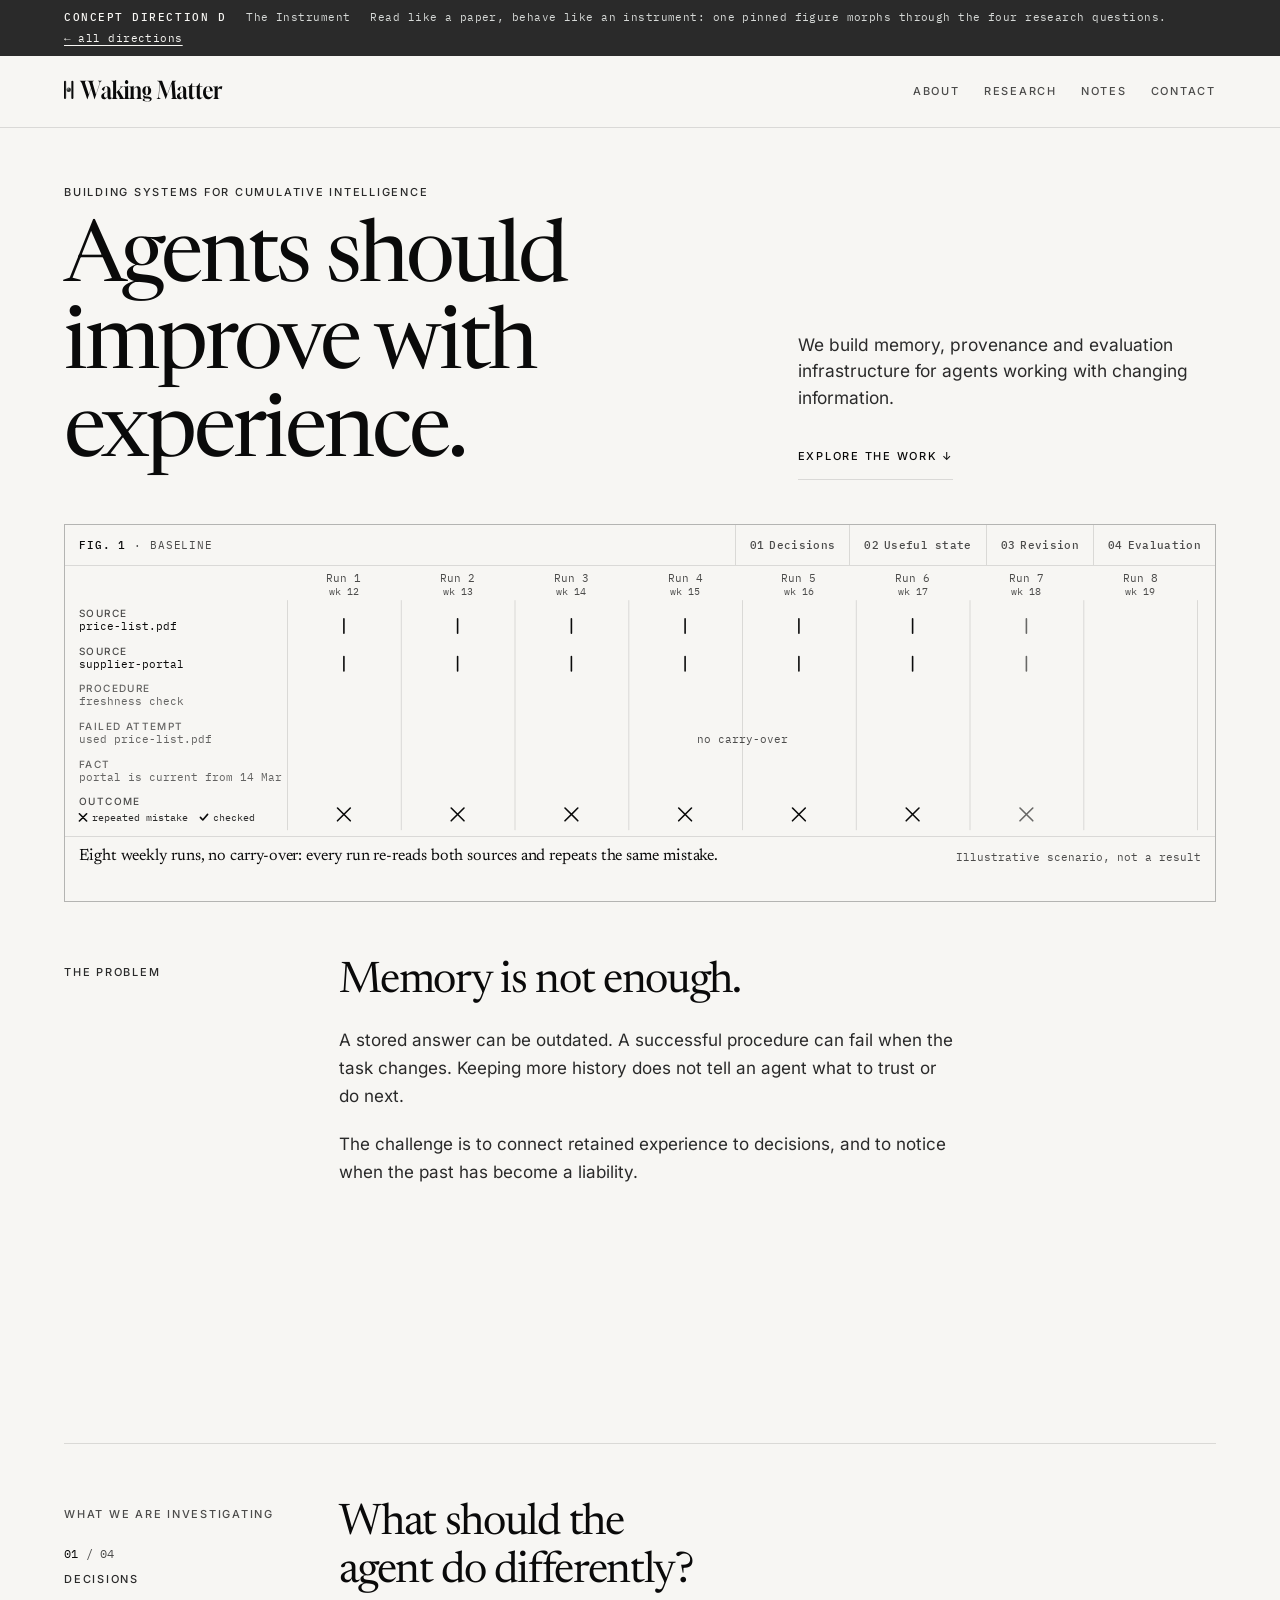
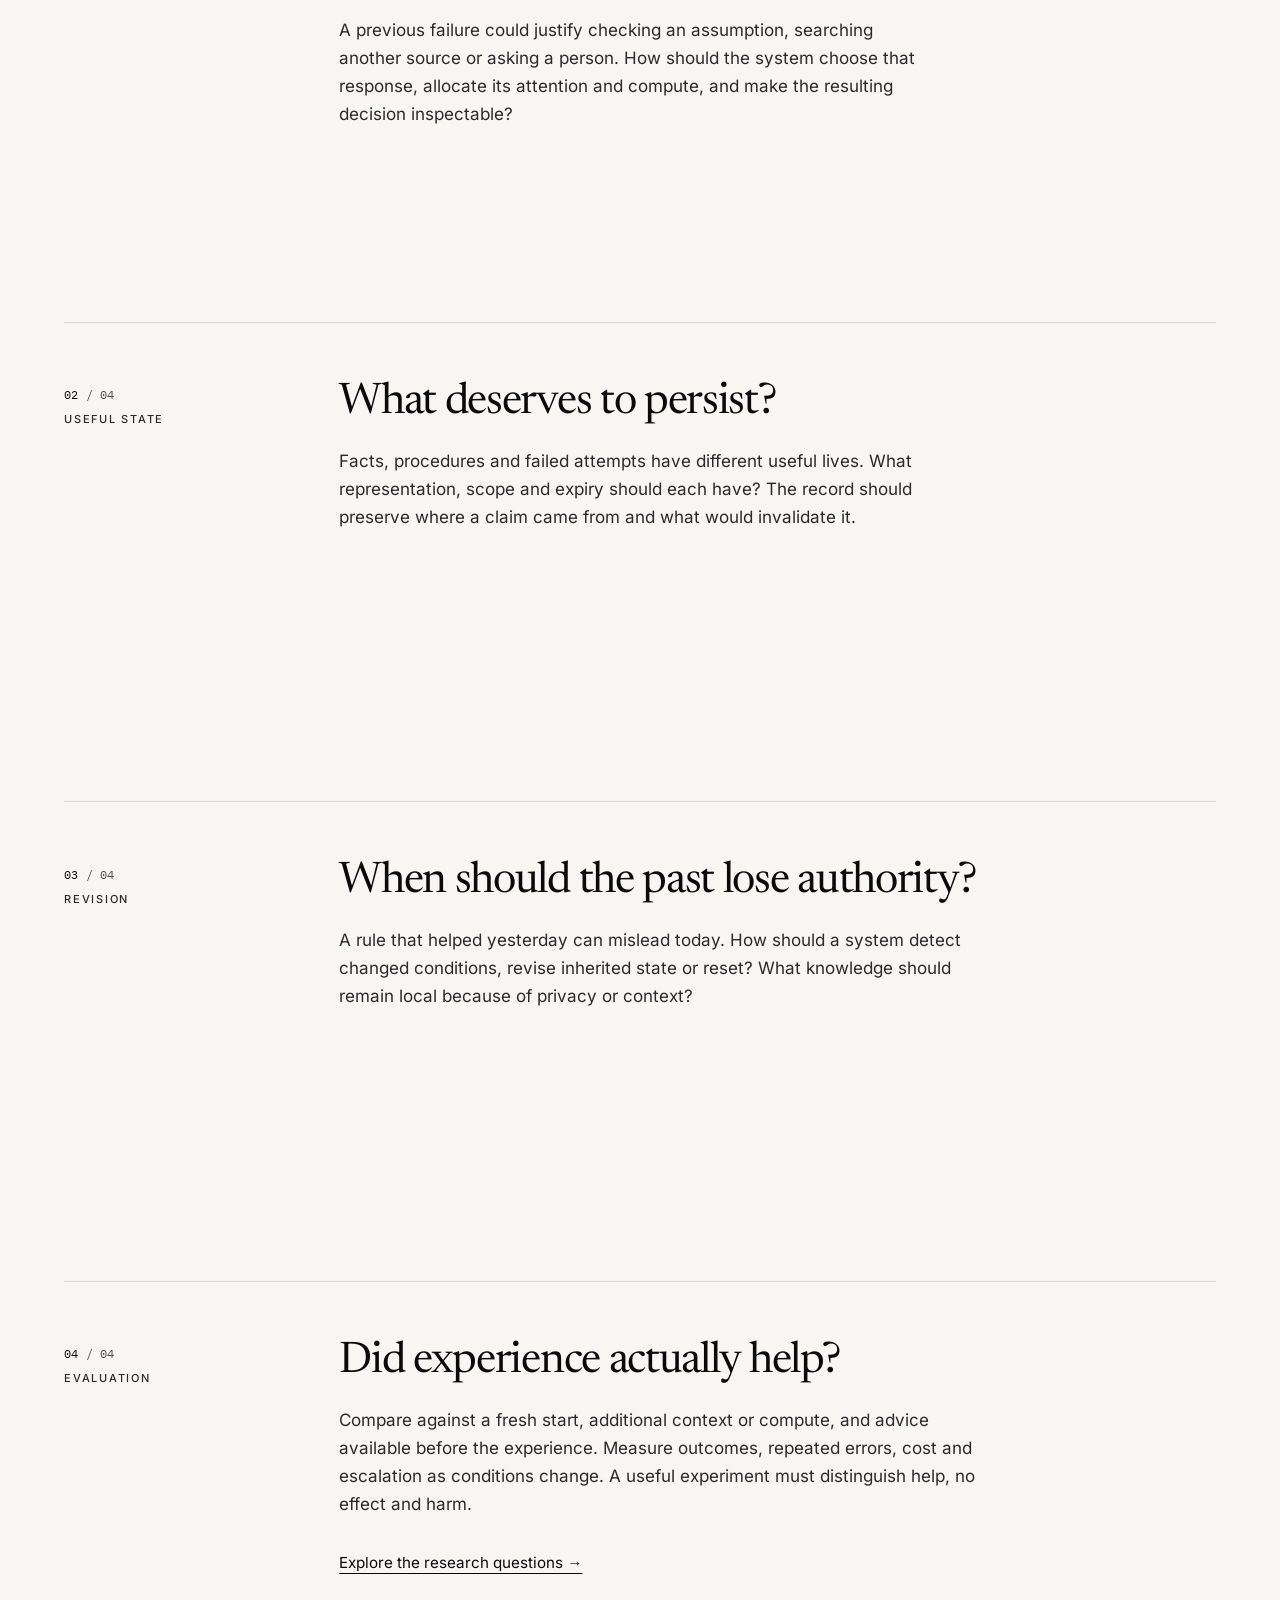
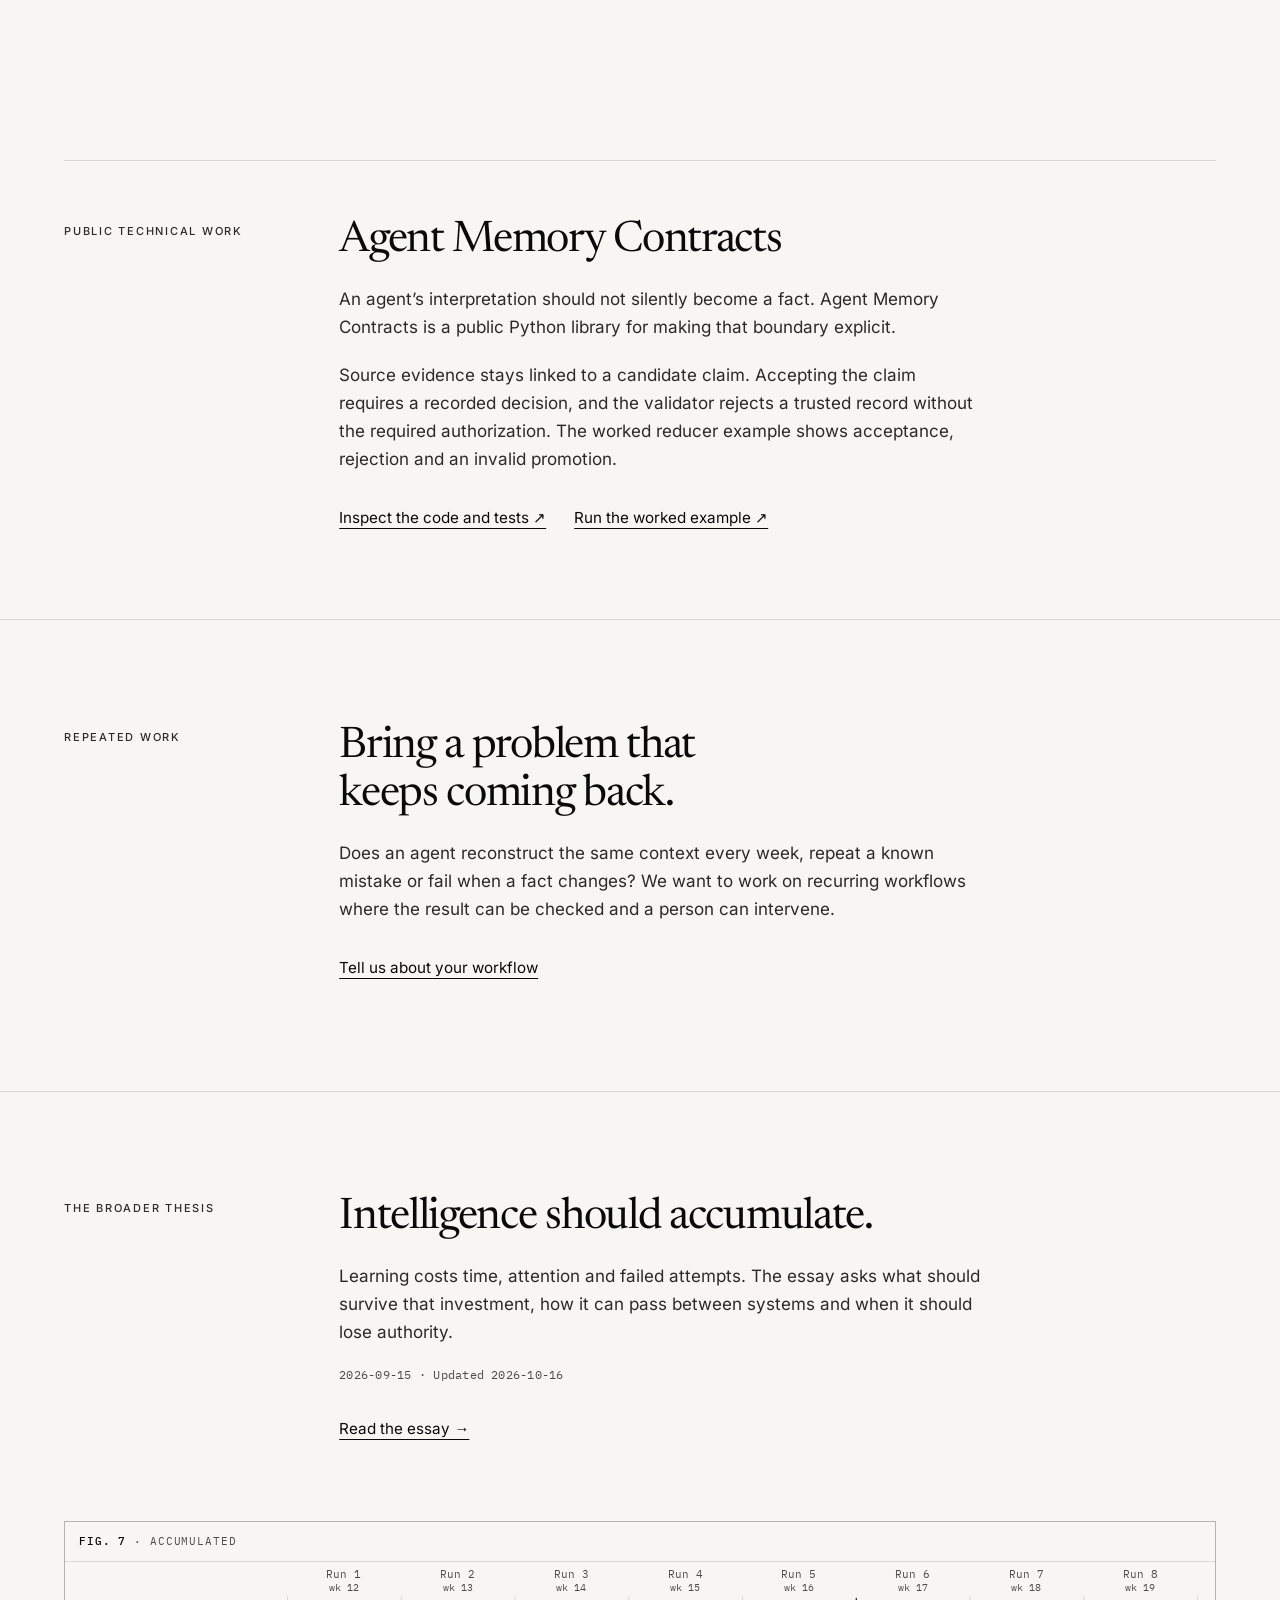
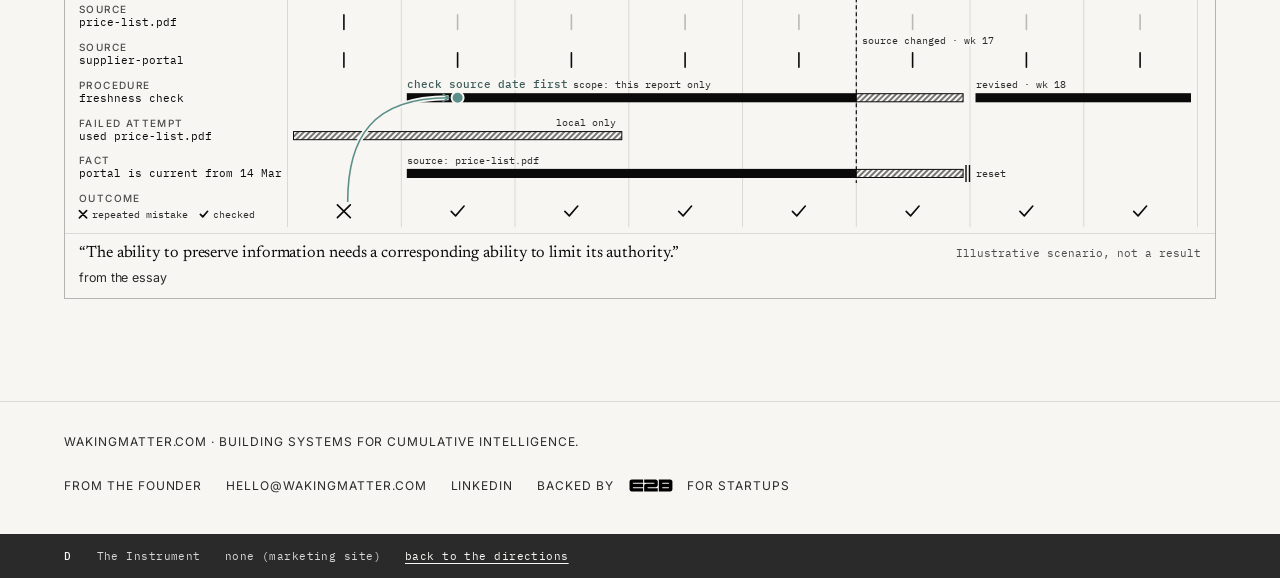
<file: direction-D.html>
<!doctype html>
<html lang="en" data-ground="ivory" data-product="waking-matter">
<head>
<meta charset="utf-8">
<meta name="viewport" content="width=device-width, initial-scale=1">
<meta name="robots" content="noindex, nofollow">
<title>Waking Matter · Direction D · The Instrument</title>
<meta name="description" content="We build memory, provenance and evaluation infrastructure for agents working with changing information.">
<link rel="icon" href="data:,">
<link rel="stylesheet" href="shared/tokens.css">
<style>
/* ==========================================================================
   Direction D · The Instrument
   Read like a paper, behave like an instrument. One pinned figure (the plate)
   morphs through one state per research question. Ivory only.
   ========================================================================== */
:root{
  --fig-h:clamp(350px,42vh,440px);
  --pin-pad:12px;
  --pin-h:calc(var(--fig-h) + var(--pin-pad));
  /* jump landing: just under the plate, kept above dir.js's 45% active-beat line */
  --jump-m:calc(var(--pin-h) + clamp(6px, 3vh - 14px, 16px));
  --seg-x:230px;
  --seg-y:200px;
}
@media (max-width:719px){
  :root{--fig-h:max(380px,48svh);--pin-pad:8px;--jump-m:calc(var(--pin-h) + 16px)}
}

/* ---- Header (static, ivory) ------------------------------------------------ */
.site-header .logo{min-height:2.75rem}
@media (max-width:719px){
  .site-header{flex-wrap:wrap;gap:.25rem 1rem;padding-block:.6rem}
  .site-header .nav{gap:0 1.1rem;justify-content:flex-start}
  .site-header .nav a{min-height:2.75rem}
}

/* ---- Hero ---------------------------------------------------------------- */
.hero{padding:clamp(2.25rem,4.5vw,3.75rem) 0 clamp(1.5rem,2.5vw,2rem)}
.hero-grid{display:grid;grid-template-columns:minmax(0,1.6fr) minmax(0,1fr);gap:1.75rem clamp(2rem,5vw,4.5rem);align-items:end}
.hero .label{margin-bottom:1.1rem;color:var(--charcoal)}
.hero .hero-deck{margin-top:0}
.hero .hero-cta{margin-top:1.5rem}
.hero-h1{animation:rise var(--dur-rise) var(--ease) both}
@media (max-width:860px){.hero-grid{grid-template-columns:minmax(0,1fr)}}

/* ---- The instrument: pinned plate over scrolling chapters ---------------- */
.instrument{position:relative}
.plate-pin{position:sticky;top:0;z-index:20;background:var(--ivory);padding-top:var(--pin-pad)}
.plate{margin:0;height:var(--fig-h);display:grid;grid-template-columns:minmax(0,1fr);grid-template-rows:auto minmax(0,1fr) auto;
  border:1px solid var(--hair-strong);background:var(--ivory);color:var(--void)}
.plate--static{height:var(--fig-h)}
.plate-strip{min-width:0;display:flex;align-items:stretch;justify-content:space-between;gap:1rem;border-bottom:1px solid var(--hair);min-height:40px;padding-left:14px}
.plate-fig{align-self:center;margin:0;font-family:var(--font-mono);font-size:11px;font-weight:500;letter-spacing:.08em;text-transform:uppercase;white-space:nowrap;overflow:hidden;text-overflow:ellipsis}
@media (max-width:1000px){.plate-fig{white-space:normal;overflow:visible;text-overflow:clip;line-height:1.25;padding-right:.5rem}}
.plate-fig .fig-sub{color:var(--void-72);font-weight:400}
.plate-strip .illus-r{align-self:center;padding-right:14px;font-family:var(--font-mono);font-size:10.5px;color:var(--void-72);white-space:nowrap}
.chips{display:flex;align-items:stretch;flex:none}
.chip{appearance:none;-webkit-appearance:none;margin:0;background:none;border:0;border-left:1px solid var(--hair);border-radius:0;color:var(--void-72);
  font-family:var(--font-mono);font-size:11px;font-weight:500;letter-spacing:.03em;line-height:1;padding:0 14px;min-height:40px;
  position:relative;cursor:pointer;white-space:nowrap;transition:color .25s var(--ease)}
.chip .chip-n{color:var(--void-72);margin-right:.45em;transition:color .25s var(--ease)}
.chip:hover{color:var(--void)}
.chip[aria-current="true"]{color:var(--void)}
.chip[aria-current="true"] .chip-n{color:var(--void-72)}
.chip:focus-visible{outline-offset:-3px}
.chip-prog{position:absolute;left:0;right:0;bottom:-1px;height:2px;background:var(--void);transform-origin:0 50%;transform:scaleX(0);will-change:transform}
.plate-body{position:relative;min-height:0}
.plate-svg{position:absolute;inset:0;width:100%;height:100%;overflow:hidden}
.plate-cap{border-top:1px solid var(--hair);padding:9px 14px 11px;display:grid;grid-template-columns:minmax(0,1fr) auto;gap:.25rem 1.5rem;align-items:start}
.cap-meta{font-family:var(--font-mono);font-size:10.5px;line-height:1.5;color:var(--void-72);white-space:nowrap;padding-top:.2rem}
.cap-meta .cap-fig{display:none;color:var(--void);font-weight:500;letter-spacing:.06em;text-transform:uppercase}
.cap-stack{display:grid;min-width:0}
.cap{grid-area:1/1;margin:0;font-family:var(--font-serif);font-size:1.02rem;line-height:1.32;letter-spacing:-.005em;color:var(--void);opacity:0;font-optical-sizing:auto}
.cap.is-on{opacity:1}
.cap .q-essay{display:block;margin-top:.25rem;font-family:var(--font-sans);font-size:.78rem;line-height:1.45;color:var(--charcoal)}
.cap .q-essay em{font-style:normal;color:var(--void-72);font-family:var(--font-mono);font-size:10.5px;margin-left:.4em}
.plate--static .cap{opacity:1}
.cap-key{display:none}

/* segmented control (inside the plate, Evaluation state) */
.seg-wrap{position:absolute;left:var(--seg-x);top:var(--seg-y);display:flex;align-items:center;gap:14px;opacity:0;visibility:hidden}
.seg{display:flex;flex:none;border:1px solid var(--hair-strong)}
.seg-btn{appearance:none;-webkit-appearance:none;margin:0;border:0;border-left:1px solid var(--hair);border-radius:0;background:var(--ivory);color:var(--void-72);
  font-family:var(--font-mono);font-size:11px;font-weight:500;letter-spacing:.03em;min-height:32px;padding:0 14px;cursor:pointer;white-space:nowrap;
  transition:background-color .25s var(--ease),color .25s var(--ease)}
.seg-btn:first-child{border-left:0}
.seg-btn:hover{color:var(--void);background:var(--paper-tint)}
.seg-btn[aria-checked="true"]{background:var(--void);color:var(--ivory)}
.seg-btn:focus-visible{outline-offset:2px}
.seg-note{font-family:var(--font-mono);font-size:10.5px;line-height:1.35;color:var(--void-72);min-width:0}

/* SVG figure typography: every mark encodes the scenario */
.plate-svg text{font-family:var(--font-mono);font-size:10.5px;fill:var(--void)}
.plate-svg .pt-axis{fill:var(--void-72);font-size:10.5px}
.plate-svg .pt-axis2{fill:var(--void-72);font-size:10px}
.plate-svg .pt-name{font-size:11px}
.plate-svg .pt-dim{fill:var(--void-72)}
.plate-svg .pt-kind{font-family:var(--font-sans);font-size:10px;font-weight:500;letter-spacing:.14em;text-transform:uppercase;fill:var(--void-72)}
.plate-svg .pt-band{font-family:var(--font-sans);font-size:10px;font-weight:500;letter-spacing:.13em;text-transform:uppercase;fill:var(--void)}
.plate-svg .pt-tag{font-size:10px;fill:var(--charcoal)}
.plate-svg .pt-note{font-size:10.5px;fill:var(--void-72)}
.plate-svg .pt-res{font-size:11px;fill:var(--resonance-ink);font-weight:500}
.plate-svg .pt-nid{font-size:12px;font-weight:500}
.plate-svg .pt-quote{font-family:var(--font-serif);font-size:12.5px;fill:var(--charcoal)}
.plate-svg .halo{paint-order:stroke;stroke:var(--ivory);stroke-width:4px;stroke-linejoin:round}
.plate-svg .gl{fill:none;stroke:var(--void);stroke-width:1.6;stroke-linecap:round;stroke-linejoin:round}
.plate-svg .gl.g-res{stroke:var(--resonance)}
.plate-svg .pl-grid{stroke:var(--hair);stroke-width:1}
.plate-svg .pl-chg{stroke:var(--void);stroke-width:1.2;stroke-dasharray:4 3}
.plate-svg .pl-exp{stroke:var(--void-72);stroke-width:1;stroke-dasharray:2 2}
.plate-svg .pl-link{stroke:var(--void-56);stroke-width:1;stroke-dasharray:2 3}
.plate-svg .bar-solid{fill:var(--void)}
.plate-svg .bar-hatch{stroke:var(--void);stroke-width:1}
.plate-svg .pile{stroke:var(--void-32);stroke-width:1}
.plate-svg .frame{fill:var(--ivory);stroke:var(--void);stroke-width:1}
.plate-svg .cap-mk{fill:none;stroke:var(--void);stroke-width:1.4}
.plate-svg .bead{fill:var(--resonance);stroke:var(--ivory);stroke-width:2}
.plate-svg .arr{fill:none;stroke:var(--void);stroke-width:1.2}
.plate-svg .arr.res{stroke:var(--resonance);stroke-width:1.6}
.plate-svg .arr-halo{fill:none;stroke:var(--ivory);stroke-width:5}
.plate-svg .arr-head{fill:none;stroke:var(--void);stroke-width:1.2;stroke-linecap:round;stroke-linejoin:round}
.plate-svg .arr-head.res{stroke:var(--resonance);stroke-width:1.6}

/* ---- Chapters ------------------------------------------------------------- */
.chapter{padding:clamp(2.25rem,4.5vw,3.5rem) 0 clamp(2rem,4vw,3rem);scroll-margin-top:var(--jump-m);
  min-height:calc((100svh - var(--pin-h)) * .94)}
.chapter + .chapter{border-top:1px solid var(--hair)}
.chapter--first{min-height:calc((100svh - var(--pin-h)) * 1.06)}
.chapter--last{min-height:calc((100svh - var(--pin-h)) * .9);padding-bottom:clamp(3rem,6vw,5rem)}
.margin-col{display:flex;flex-direction:column;gap:.55rem;padding-top:.45rem}
.margin-col .label{color:var(--charcoal)}
.counter{margin:0;color:var(--void)}
.counter .of{color:var(--void-72)}
.investigating{color:var(--void-72) !important;margin-bottom:.9rem}
.section-copy .text-link{color:var(--void)}
.split{grid-template-columns:minmax(8rem,14rem) minmax(0,var(--measure))}
@media (max-width:719px){
  .split{grid-template-columns:minmax(0,1fr);gap:.9rem}
  .margin-col{flex-direction:row;flex-wrap:wrap;align-items:baseline;gap:.25rem 1rem;padding-top:0}
  .investigating{flex-basis:100%;margin-bottom:0}
  .chapter{min-height:calc((100svh - var(--pin-h)) * 1.2)}
  .section-copy h2{font-size:1.85rem}
}

/* ---- Normal flow after the instrument ------------------------------------ */
.after .band{border-top:1px solid var(--hair)}
.thesis .meta{margin-top:1.25rem;color:var(--void-72)}
.closing{margin-top:clamp(2.5rem,6vw,4.5rem)}
.text-link,.work-links a{color:var(--void)}

/* ---- Footer (ivory) ------------------------------------------------------- */
.site-footer{align-items:center}
.site-footer a{display:inline-flex;align-items:center;min-height:2rem}
.foot-links{display:flex;flex-wrap:wrap;align-items:center;gap:.25rem 1.5rem}
.backed{gap:.55rem}
.backed img{width:56px;height:auto}
@media (max-width:719px){.site-footer a{min-height:2.75rem}}

/* ---- Mobile plate composition -------------------------------------------- */
@media (max-width:719px){
  .plate-strip{padding-left:0;min-height:44px}
  .plate-fig,.plate-strip .illus-r{display:none}
  .chips{flex:1 1 auto;overflow-x:auto;scrollbar-width:none;-webkit-overflow-scrolling:touch}
  .chips::-webkit-scrollbar{display:none}
  .chip{min-height:44px;flex:none;padding:0 13px}
  .chip:first-child{border-left:0}
  .plate-cap{grid-template-columns:minmax(0,1fr);padding:6px 12px 8px;gap:.15rem}
  .cap-meta{padding-top:0}
  .cap-meta .cap-fig{display:inline}
  .cap{font-size:.82rem;line-height:1.25}
  .cap .q-essay{display:none}
  .cap-key{display:grid;margin:0;font-family:var(--font-mono);font-size:10.5px;line-height:1.45;color:var(--charcoal)}
  .cap-key > span{grid-area:1/1;visibility:hidden}
  .cap-key[data-k="legend"] .k-legend,.cap-key[data-k="tags"] .k-tags{visibility:visible}
  .cap-key svg{display:inline-block;vertical-align:baseline;width:9px;height:9px;margin:0 .4em -1px 0;fill:none;stroke:var(--void);stroke-width:1.4;stroke-linecap:round;stroke-linejoin:round}
  .cap-key .k-sep{margin:0 .6em;color:var(--void-72)}
  .seg-wrap{left:12px;right:12px}
  .seg{flex:1}
  .seg-btn{flex:1;min-height:44px;padding:0 6px}
  .seg-note{position:absolute;width:1px;height:1px;overflow:hidden;clip:rect(0,0,0,0);white-space:nowrap}
}
@media (max-width:719px){
  .plate--static .plate-fig{display:block;padding-left:12px}
  .plate--static .cap-meta .cap-fig{display:none}
  .site-footer p:first-child a{display:inline-block;min-height:0;padding-block:.75rem;margin-block:-.75rem}
}
@media (pointer:coarse){.chip,.seg-btn{min-height:44px}}

/* ---- Reduced motion -------------------------------------------------------- */
html[data-reduced="true"] .hero-h1{animation:none}
html[data-reduced="true"] .chip,html[data-reduced="true"] .chip .chip-n,html[data-reduced="true"] .seg-btn{transition:none}
@media (prefers-reduced-motion:reduce){
  .hero-h1{animation:none}
  .chip,.chip .chip-n,.seg-btn{transition:none}
}
</style>
<noscript><style>
  /* No JS: the plate is a static caption list; every word is still on the page. */
  .plate-pin{position:static}
  .plate{height:auto}
  .plate-body,.chips,.seg-wrap{display:none}
  .cap-stack{gap:.4rem}
  .cap{grid-area:auto;opacity:1}
</style></noscript>
</head>
<body>
<div class="dir-head" data-component="DirectionHead">
  <span class="dir-eyebrow">Concept direction D</span>
  <span>The Instrument</span>
  <span>Read like a paper, behave like an instrument: one pinned figure morphs through the four research questions.</span>
  <a href="index.html" data-test-id="dir-back" data-component="Link" data-applicable-states="rest hover focus-visible">← all directions</a>
</div>
<a class="skip-link" href="#main" data-test-id="skip-link" data-component="Link" data-applicable-states="rest focus-visible">Skip to content</a>

<header class="site-header site-header--ivory" data-component="Header">
  <a class="logo" href="https://wakingmatter.com/" aria-label="Waking Matter home" data-test-id="header-logo" data-component="Link" data-applicable-states="rest hover focus-visible">
    <img src="shared/assets/lockup-on-ivory.svg" alt="Waking Matter" width="228" height="32">
  </a>
  <nav class="nav" aria-label="Primary" data-component="Nav">
    <a href="https://wakingmatter.com/about/" data-test-id="nav-about" data-applicable-states="rest hover focus-visible">About</a>
    <a href="https://wakingmatter.com/research/" data-test-id="nav-research" data-applicable-states="rest hover focus-visible">Research</a>
    <a href="https://wakingmatter.com/notes/" data-test-id="nav-notes" data-applicable-states="rest hover focus-visible">Notes</a>
    <a href="mailto:hello@wakingmatter.com" data-test-id="nav-contact" data-applicable-states="rest hover focus-visible">Contact</a>
  </nav>
</header>

<main id="main">
  <section class="hero" data-beat="hero" data-beat-label="Hero · baseline" data-component="Hero" aria-labelledby="hero-h1">
    <div class="wrap hero-grid">
      <div>
        <p class="label">Building systems for cumulative intelligence</p>
        <h1 class="hero-h1" id="hero-h1" data-motion-purpose="brand-expression">Agents should improve with experience.</h1>
      </div>
      <div>
        <p class="hero-deck hero-deck--ink">We build memory, provenance and evaluation infrastructure for agents working with changing information.</p>
        <a class="hero-cta hero-cta--ink" href="#problem" data-test-id="hero-cta" data-component="Link" data-applicable-states="rest hover focus-visible">Explore the work ↓</a>
      </div>
    </div>
  </section>

  <div class="instrument wrap" data-component="Instrument">
    <div class="plate-pin" data-component="PlatePin">
      <figure class="plate" id="plate" data-component="Plate" data-motion-purpose="continuity" aria-labelledby="plate-fig">
        <div class="plate-strip">
          <p class="plate-fig" id="plate-fig"><span data-fig-n>FIG. 1</span> <span class="fig-sub">· <span data-fig-t>Baseline</span></span></p>
          <nav class="chips" aria-label="Research questions" data-component="ChapterIndex" data-applicable-states="rest hover focus-visible current">
            <button type="button" class="chip" data-target="decisions" data-test-id="chip-decisions" data-applicable-states="rest hover focus-visible current"><span class="chip-n">01</span>Decisions<span class="chip-prog" aria-hidden="true" data-motion-purpose="guidance"></span></button>
            <button type="button" class="chip" data-target="state" data-test-id="chip-state" data-applicable-states="rest hover focus-visible current" tabindex="-1"><span class="chip-n">02</span>Useful state<span class="chip-prog" aria-hidden="true" data-motion-purpose="guidance"></span></button>
            <button type="button" class="chip" data-target="revision" data-test-id="chip-revision" data-applicable-states="rest hover focus-visible current" tabindex="-1"><span class="chip-n">03</span>Revision<span class="chip-prog" aria-hidden="true" data-motion-purpose="guidance"></span></button>
            <button type="button" class="chip" data-target="evaluation" data-test-id="chip-evaluation" data-applicable-states="rest hover focus-visible current" tabindex="-1"><span class="chip-n">04</span>Evaluation<span class="chip-prog" aria-hidden="true" data-motion-purpose="guidance"></span></button>
          </nav>
        </div>
        <div class="plate-body" data-motion-purpose="guidance">
          <svg class="plate-svg" aria-hidden="true" focusable="false"></svg>
          <div class="seg-wrap" data-component="OutcomeSwitch" data-motion-purpose="feedback">
            <div class="seg" role="radiogroup" aria-label="Illustrative outcome with experience" data-applicable-states="rest hover focus-visible checked">
              <button type="button" class="seg-btn" role="radio" aria-checked="false" tabindex="-1" data-v="help" data-test-id="eval-helps" data-applicable-states="rest hover focus-visible checked">Helps</button>
              <button type="button" class="seg-btn" role="radio" aria-checked="true" tabindex="0" data-v="none" data-test-id="eval-no-effect" data-applicable-states="rest hover focus-visible checked">No effect</button>
              <button type="button" class="seg-btn" role="radio" aria-checked="false" tabindex="-1" data-v="hurt" data-test-id="eval-hurts" data-applicable-states="rest hover focus-visible checked">Hurts</button>
            </div>
            <span class="seg-note" aria-live="polite">With experience: the same as more context / compute.</span>
          </div>
          <div class="sr-only">
            <p>Figure, illustrative scenario, not a result: eight weekly runs of a supplier report, Run 1 (wk 12) to Run 8 (wk 19). Rows: sources price-list.pdf and supplier-portal; procedure freshness check; failed attempt used price-list.pdf; fact portal is current from 14 Mar; and the outcome of each run.</p>
            <ul>
              <li>Baseline: no carry-over. Every run re-reads both sources and ends in the same repeated mistake. Keeping more history adds stored records but no decisions.</li>
              <li>Decisions: after Run 1 fails, the next action in Run 2 is to check the source date first; later runs are checked.</li>
              <li>Useful state: the fact and the freshness check persist to Run 8; the failed attempt ends at Run 3. Tags: source price-list.pdf, scope this report only, revisit if portal format changes.</li>
              <li>Revision: the source changes at Run 6 (wk 17). Inherited state crossing that line loses authority; the freshness check is revised from Run 7; the fact is reset; the local-only failed attempt stops before the line.</li>
              <li>Evaluation: three bands, fresh start, more context or compute, and with experience. The with experience band can show helps, no effect or hurts.</li>
              <li>Agent Memory Contracts: the freshness check opens into its record, price-list.pdf to candidate cand_7f3a to decision dec_2b91 (accepted by an ops reviewer) to trusted fact fact_c40e, with evidence price-list.pdf, p.3, published 3 Mar.</li>
            </ul>
          </div>
        </div>
        <figcaption class="plate-cap">
          <div class="cap-stack">
            <p class="cap is-on" data-cap="0">Eight weekly runs, no carry-over: every run re-reads both sources and repeats the same mistake.</p>
            <p class="cap" data-cap="1">Stored history, no decisions: more of the past is kept, and the same mistake repeats.</p>
            <p class="cap" data-cap="2">When should a previous outcome change the next search, test or action?</p>
            <p class="cap" data-cap="3">Which facts, procedures and failed attempts deserve to persist, and with what source and scope?</p>
            <p class="cap" data-cap="4">How should a system detect stale knowledge and decide what to revise or reset?</p>
            <p class="cap" data-cap="5">Does retained experience improve results when context, compute and prior advice are accounted for?<span class="q-essay">“A test that cannot reveal the latter two cannot tell us what deserves to be retained.”<em>from the essay</em></span></p>
            <p class="cap" data-cap="6">Zoom into any retained thing and you find a record with a source.</p>
          </div>
          <p class="cap-key" data-k="legend" aria-hidden="true"><span class="k-legend"><svg viewBox="-5 -5 10 10"><path d="M-4 -4L4 4M-4 4L4 -4"/></svg>repeated mistake<span class="k-sep">·</span><svg viewBox="-5 -5 10 10"><path d="M-4 0.1L-1.3 2.9L4 -3.3"/></svg>checked</span><span class="k-tags">source: price-list.pdf · scope: this report only · revisit if portal format changes</span></p>
          <p class="cap-meta"><span class="cap-fig" data-fig-m>FIG. 1</span><span class="cap-fig"> · </span>Illustrative scenario, not a result</p>
        </figcaption>
      </figure>
    </div>

    <section class="chapter chapter--first" id="problem" data-beat="problem" data-beat-label="The problem · history pile" data-component="Section" aria-labelledby="h-problem">
      <div class="split">
        <div class="margin-col"><p class="label">The problem</p></div>
        <div class="section-copy">
          <h2 id="h-problem">Memory is not enough.</h2>
          <p>A stored answer can be outdated. A successful procedure can fail when the task changes. Keeping more history does not tell an agent what to trust or do next.</p>
          <p>The challenge is to connect retained experience to decisions, and to notice when the past has become a liability.</p>
        </div>
      </div>
    </section>

    <section class="chapter" id="decisions" data-beat="decisions" data-beat-label="01 Decisions" data-component="Section" aria-labelledby="h-decisions">
      <div class="split">
        <div class="margin-col">
          <p class="label investigating">What we are investigating</p>
          <p class="counter meta">01 <span class="of">/ 04</span></p>
          <p class="label">Decisions</p>
        </div>
        <div class="section-copy">
          <h2 id="h-decisions">What should the agent do differently?</h2>
          <p>A previous failure could justify checking an assumption, searching another source or asking a person. How should the system choose that response, allocate its attention and compute, and make the resulting decision inspectable?</p>
        </div>
      </div>
    </section>

    <section class="chapter" id="state" data-beat="state" data-beat-label="02 Useful state" data-component="Section" aria-labelledby="h-state">
      <div class="split">
        <div class="margin-col">
          <p class="counter meta">02 <span class="of">/ 04</span></p>
          <p class="label">Useful state</p>
        </div>
        <div class="section-copy">
          <h2 id="h-state">What deserves to persist?</h2>
          <p>Facts, procedures and failed attempts have different useful lives. What representation, scope and expiry should each have? The record should preserve where a claim came from and what would invalidate it.</p>
        </div>
      </div>
    </section>

    <section class="chapter" id="revision" data-beat="revision" data-beat-label="03 Revision" data-component="Section" aria-labelledby="h-revision">
      <div class="split">
        <div class="margin-col">
          <p class="counter meta">03 <span class="of">/ 04</span></p>
          <p class="label">Revision</p>
        </div>
        <div class="section-copy">
          <h2 id="h-revision">When should the past lose authority?</h2>
          <p>A rule that helped yesterday can mislead today. How should a system detect changed conditions, revise inherited state or reset? What knowledge should remain local because of privacy or context?</p>
        </div>
      </div>
    </section>

    <section class="chapter" id="evaluation" data-beat="evaluation" data-beat-label="04 Evaluation" data-component="Section" aria-labelledby="h-evaluation">
      <div class="split">
        <div class="margin-col">
          <p class="counter meta">04 <span class="of">/ 04</span></p>
          <p class="label">Evaluation</p>
        </div>
        <div class="section-copy">
          <h2 id="h-evaluation">Did experience actually help?</h2>
          <p>Compare against a fresh start, additional context or compute, and advice available before the experience. Measure outcomes, repeated errors, cost and escalation as conditions change. A useful experiment must distinguish help, no effect and harm.</p>
          <a class="text-link" href="https://wakingmatter.com/research/" data-test-id="link-research" data-component="Link" data-applicable-states="rest hover focus-visible">Explore the research questions →</a>
        </div>
      </div>
    </section>

    <section class="chapter chapter--last" id="contract" data-beat="contract" data-beat-label="Agent Memory Contracts · the record" data-component="Section" aria-labelledby="h-contract">
      <div class="split">
        <div class="margin-col"><p class="label">Public technical work</p></div>
        <div class="section-copy">
          <h2 id="h-contract">Agent Memory Contracts</h2>
          <p>An agent’s interpretation should not silently become a fact. Agent Memory Contracts is a public Python library for making that boundary explicit.</p>
          <p>Source evidence stays linked to a candidate claim. Accepting the claim requires a recorded decision, and the validator rejects a trusted record without the required authorization. The worked reducer example shows acceptance, rejection and an invalid promotion.</p>
          <div class="work-links">
            <a class="text-link" href="https://github.com/avs-io/agent-memory-contracts" rel="noopener" data-test-id="link-code" data-component="Link" data-applicable-states="rest hover focus-visible">Inspect the code and tests ↗</a>
            <a class="text-link" href="https://github.com/avs-io/agent-memory-contracts/blob/main/examples/reference_reducer.py" rel="noopener" data-test-id="link-example" data-component="Link" data-applicable-states="rest hover focus-visible">Run the worked example ↗</a>
          </div>
        </div>
      </div>
    </section>
  </div>

  <div class="after">
    <section class="band" id="repeated" data-beat="repeated" data-beat-label="Repeated work" data-component="Section" aria-labelledby="h-repeated">
      <div class="wrap split">
        <div class="margin-col"><p class="label">Repeated work</p></div>
        <div class="section-copy">
          <h2 id="h-repeated">Bring a problem that keeps coming back.</h2>
          <p>Does an agent reconstruct the same context every week, repeat a known mistake or fail when a fact changes? We want to work on recurring workflows where the result can be checked and a person can intervene.</p>
          <a class="text-link" href="mailto:hello@wakingmatter.com" data-test-id="link-workflow" data-component="Link" data-applicable-states="rest hover focus-visible">Tell us about your workflow</a>
        </div>
      </div>
    </section>

    <section class="band thesis" id="thesis" data-beat="thesis" data-beat-label="Thesis · accumulated" data-component="Section" aria-labelledby="h-thesis">
      <div class="wrap">
        <div class="split">
          <div class="margin-col"><p class="label">The broader thesis</p></div>
          <div class="section-copy">
            <h2 id="h-thesis">Intelligence should accumulate.</h2>
            <p>Learning costs time, attention and failed attempts. The essay asks what should survive that investment, how it can pass between systems and when it should lose authority.</p>
            <p class="meta">2026-09-15 · Updated 2026-10-16</p>
            <a class="text-link" href="https://wakingmatter.com/notes/intelligence-should-accumulate/" data-test-id="link-essay" data-component="Link" data-applicable-states="rest hover focus-visible">Read the essay →</a>
          </div>
        </div>
        <figure class="plate plate--static closing" id="plate-closing" data-component="Plate" aria-labelledby="closing-fig">
          <div class="plate-strip">
            <p class="plate-fig" id="closing-fig">FIG. 7 <span class="fig-sub">· Accumulated</span></p>
          </div>
          <div class="plate-body">
            <svg class="plate-svg" aria-hidden="true" focusable="false"></svg>
            <p class="sr-only">Figure, illustrative scenario, not a result: all eight runs together. The freshness check and the fact persist; after the source changed at Run 6 their inherited parts are hatched; the freshness check is revised from Run 7, the fact is reset, and the older failed attempt is hatched and kept local. The one change in a later decision, from Run 1 to Run 2, is marked.</p>
          </div>
          <figcaption class="plate-cap">
            <div class="cap-stack"><p class="cap">“The ability to preserve information needs a corresponding ability to limit its authority.”<span class="q-essay">from the essay</span></p></div>
            <p class="cap-key" data-k="legend" aria-hidden="true"><span class="k-legend"><svg viewBox="-5 -5 10 10"><path d="M-4 -4L4 4M-4 4L4 -4"/></svg>repeated mistake<span class="k-sep">·</span><svg viewBox="-5 -5 10 10"><path d="M-4 0.1L-1.3 2.9L4 -3.3"/></svg>checked</span></p>
            <p class="cap-meta"><span class="cap-fig">FIG. 7</span><span class="cap-fig"> · </span>Illustrative scenario, not a result</p>
          </figcaption>
        </figure>
      </div>
    </section>
  </div>
</main>

<footer class="site-footer" data-component="Footer">
  <p><a href="https://wakingmatter.com/" data-test-id="footer-home" data-applicable-states="rest hover focus-visible">wakingmatter.com</a> · Building systems for cumulative intelligence.</p>
  <p class="foot-links">
    <a href="https://avsingh.com/writing/the-million-tendril-problem/" rel="noopener" data-test-id="footer-founder" data-applicable-states="rest hover focus-visible">From the founder</a>
    <a href="mailto:hello@wakingmatter.com" data-test-id="footer-email" data-applicable-states="rest hover focus-visible">hello@wakingmatter.com</a>
    <a href="https://www.linkedin.com/company/wakingmatter/" target="_blank" rel="noopener" data-test-id="footer-linkedin" data-applicable-states="rest hover focus-visible">LinkedIn<span class="sr-only"> (opens in a new tab)</span></a>
    <a class="backed" href="https://e2b.dev" rel="noopener" data-test-id="footer-e2b" data-applicable-states="rest hover focus-visible">Backed by <img src="shared/assets/e2b.svg" alt="E2B" width="67" height="30"> for Startups</a>
  </p>
</footer>

<footer data-brainstorm-meta>
  <span data-direction-label>D</span> <span data-direction-name>The Instrument</span> <span data-fluent-components>none (marketing site)</span> <a href="index.html" data-test-id="meta-back">back to the directions</a>
</footer>

<script src="shared/dir.js"></script>
<script>
(function () {
  'use strict';
  var WM = window.WM, root = document.documentElement;
  var NS = 'http://www.w3.org/2000/svg';
  var clamp = WM.clamp;

  /* ---- Glyph shapes: two line segments, endpoints relative to radius r.
     A tick (a read) is two coincident vertical segments, so ticks, crosses and
     checks interpolate into one another by moving endpoints. ------------------ */
  var SH = {
    tick: [0, -1, 0, 1, 0, -1, 0, 1],
    cross: [-1, -1, 1, 1, -1, 1, 1, -1],
    check: [-1, 0.02, -0.32, 0.72, -0.32, 0.72, 1, -0.82]
  };
  var X = 'cross', C = 'check';
  var PAT = {
    fresh: [X, C, X, X, C, X, C, C],
    more:  [X, C, C, X, C, X, C, C],
    help:  [X, C, C, C, C, C, C, C],
    none:  [X, C, C, X, C, X, C, C],
    hurt:  [X, C, C, X, C, X, X, X]
  };
  var NOTE = {
    help: 'With experience: fewer repeated mistakes than either baseline.',
    none: 'With experience: the same as more context / compute.',
    hurt: 'With experience: more repeated mistakes after the source changed.'
  };
  var FIGS = [
    ['FIG. 1', 'Baseline'], ['FIG. 1', 'Stored history'], ['FIG. 2', 'Decisions'], ['FIG. 3', 'Useful state'],
    ['FIG. 4', 'Revision'], ['FIG. 5', 'Evaluation'], ['FIG. 6', 'Agent Memory Contracts']
  ];
  var ROWS = [
    ['price-list.pdf', 'source'], ['supplier-portal', 'source'], ['freshness check', 'procedure'],
    ['used price-list.pdf', 'failed attempt'], ['portal is current from 14 Mar', 'fact'], ['outcome', 'outcome']
  ];
  var CW = 0.6; // IBM Plex Mono advance, em

  function shape(n) { return SH[n].slice(); }
  function copy(m) {
    var o = {}, k, e, f;
    for (k in m) { e = m[k]; f = {}; for (var p in e) f[p] = Array.isArray(e[p]) ? e[p].slice() : e[p]; o[k] = f; }
    return o;
  }

  /* ---- Layout: pixel geometry of the plate body ---------------------------- */
  function layout(W, H) {
    var m = W < 560 || window.matchMedia('(max-width:719px)').matches, L = { W: W, H: H, m: m };   // same breakpoint as the CSS that moves the outcome switch
    if (!m) {
      L.lx = 14; L.LW = W > 900 ? 222 : 206; L.x0 = L.LW; L.x1 = W - 18;
      L.axY1 = 16; L.axY2 = 29; L.top = 38; L.bottom = H - 6;
    } else {
      L.lx = 12; L.LW = 0; L.x0 = 12; L.x1 = W - 12;
      L.axY1 = 13; L.axY2 = 25; L.top = 31; L.bottom = H - 4;
    }
    L.colW = (L.x1 - L.x0) / 8;
    L.rowH = (L.bottom - L.top) / 6;
    L.cx = function (i) { return L.x0 + L.colW * (i + 0.5); };
    L.edge = function (i) { return L.x0 + L.colW * i; };
    if (!m) {
      L.lane = function (r) { return L.top + L.rowH * (r + 0.5) + 3; };
      L.lab = function (r) { return L.lane(r) + 4; };
    } else {
      L.lane = function (r) { return L.top + L.rowH * r + L.rowH * 0.7; };
      L.lab = function (r) { return L.top + L.rowH * r + 9.5; };
    }
    L.bh = m ? 7 : clamp(L.rowH * 0.24, 8, 11);
    L.gr = m ? clamp(L.colW * 0.13, 4, 5.5) : clamp(Math.min(L.rowH * 0.17, L.colW * 0.1), 5, 7.5);
    L.bp = clamp(L.colW * 0.06, 2, 6);
    return L;
  }

  /* ---- Element constructors ----------------------------------------------- */
  function T(txt, cls, x, y, o, a, extra) {
    var e = { t: 'text', txt: txt, cls: cls, x: x, y: y, o: o == null ? 1 : o, a: a || 'start' };
    if (extra) for (var k in extra) e[k] = extra[k];
    return e;
  }
  function G(x, y, r, s, o, cls, run) { return { t: 'glyph', cx: x, cy: y, r: r, s: shape(s), o: o == null ? 1 : o, cls: cls || 'gl', run: run }; }
  function R(x, w, y, h, o, hz) { return { t: 'rect', x: x, w: Math.max(0, w), y: y, h: h, o: o, hz: hz || 0 }; }
  function V(x, y1, y2, o, cls) { return { t: 'vline', x: x, y1: y1, y2: y2, o: o, cls: cls }; }
  function tw(txt, fs) { return txt.length * fs * CW; }

  /* ---- States (keyframes). 0 baseline, 1 pile, 2 decisions, 3 state,
     4 revision, 5 evaluation, 6 contract; 7 = closing (static). ------------- */
  function build(L, evalShapes) {
    var D = !L.m, cx = L.cx, ex = L.edge, lane = L.lane, lab = L.lab, bh = L.bh, gr = L.gr, bp = L.bp;
    var s0 = {}, i, r, k;

    // axis + run grid
    for (i = 0; i < 8; i++) {
      s0['ax' + i] = T('Run ' + (i + 1), 'pt-axis', cx(i), L.axY1, 1, 'middle', L.colW < 41 ? { fs: 10 } : null);
      s0['wk' + i] = T('wk ' + (12 + i), 'pt-axis2', cx(i), L.axY2, 1, 'middle');
    }
    for (i = 0; i <= 8; i++) s0['gl' + i] = V(ex(i), L.top - 4, L.bottom, i === 0 && !D ? 0 : 1, 'pl-grid');

    // row labels
    for (r = 0; r < 5; r++) {
      var dim = r >= 2 ? 0.62 : 1, dimK = r >= 2 ? 0.86 : 1;
      if (D) {
        s0['rk' + r] = T(ROWS[r][1], 'pt-kind', L.lx, lane(r) - 9, dimK);
        s0['rn' + r] = T(ROWS[r][0], 'pt-name', L.lx, lane(r) + 4, dim);
      } else {
        s0['rn' + r] = T(ROWS[r][0], 'pt-name halo', L.lx, lab(r), dim, 'start', { fs: 11 });
      }
    }
    // outcome legend (cross = repeated mistake, check = checked)
    var lfs = 10, lgW = 10 + 5 + tw('repeated mistake', lfs) + 12 + 10 + 5 + tw('checked', lfs);
    var lgx, lgy;
    if (D) {
      s0.rk5 = T('outcome', 'pt-kind', L.lx, lane(5) - 9);
      lgx = L.lx; lgy = lane(5) + 3;
    } else {
      s0.rn5 = T('outcome', 'pt-name halo', L.lx, lab(5), 1, 'start', { fs: 11 });
    }
    function legend(m, x, y, o) {
      m.lgX = G(x + 4, y, 3.6, 'cross', o);
      m.lgXt = T('repeated mistake', 'pt-tag', x + 13, y + 3.5, o);
      var x2 = x + 13 + tw('repeated mistake', lfs) + 12;
      m.lgC = G(x2 + 4, y, 3.6, 'check', o);
      m.lgCt = T('checked', 'pt-tag', x2 + 13, y + 3.5, o);
    }
    // on narrow plates the legend lives in the caption (.cap-key)
    if (D) legend(s0, lgx, lgy, 1);

    // reads and outcomes: every run re-reads both sources, every run ends in the same cross
    for (i = 0; i < 8; i++) {
      s0['rA' + i] = G(cx(i), lane(0), bh * 0.8, 'tick', 1, 'gl', i);
      s0['rB' + i] = G(cx(i), lane(1), bh * 0.8, 'tick', 1, 'gl', i);
      s0['out' + i] = G(cx(i), lane(5), gr, 'cross', 1, 'gl', i);
    }
    s0.noCarry = T('no carry-over', 'pt-note', (L.x0 + L.x1) / 2, lane(3) + 4, 1, 'middle');

    // history pile: collapsed in the baseline
    var pileBot = lane(4) + bh, pileMax = pileBot - (lane(2) - L.rowH * 0.35);
    for (i = 0; i < 8; i++) s0['pile' + i] = { t: 'pile', x: ex(i) + L.colW * 0.2, w: L.colW * 0.6, y: pileBot, h: 0, o: 0, run: i };
    var pileLabX = D ? L.x0 + 6 : L.x0, pileLabY = D ? lane(2) - L.rowH * 0.1 : lab(2);
    s0.pileLab = T('stored history · no decisions', 'pt-note halo', pileLabX, pileLabY, 0);

    // things that do not exist yet: start geometry so they grow from a meaningful origin
    var outTop = lane(5) - gr - 3;
    s0.act = { t: 'circle', cx: cx(1), cy: lane(2), r: 0, o: 0 };
    var arrP = [cx(0) + gr * 0.6, outTop, cx(0) + gr * 0.6, lane(2) + (lane(5) - lane(2)) * 0.35, cx(0) + L.colW * 0.25, lane(2), cx(1) - (D ? 9 : 7), lane(2)];
    s0.arr = { t: 'arrow', p: arrP.slice(), d: 0, o: 1, cls: 'res' };
    s0.actLab = T('check source date first', 'pt-res halo', cx(1) + 10, lane(2) + 4, 0, 'start', { late: 1 });
    var procY = lane(2) - bh / 2, factY = lane(4) - bh / 2, failY = lane(3) - bh / 2;
    s0.bProcA = R(cx(1), 0, procY, bh, 1); s0.bProcB = R(cx(1), 0, procY, bh, 1); s0.bProcR = R(ex(6) + bp, 0, procY, bh, 1);
    s0.bFactA = R(ex(1) + bp, 0, factY, bh, 1); s0.bFactB = R(ex(1) + bp, 0, factY, bh, 1);
    s0.bFail = R(ex(0) + bp, 0, failY, bh, 1);

    // ---- S1 pile: more history, still no connections
    var s1 = copy(s0);
    for (i = 0; i < 8; i++) { s1['pile' + i].h = pileMax * (i + 1) / 8; s1['pile' + i].y = pileBot - pileMax * (i + 1) / 8; s1['pile' + i].o = 1; }
    s1.noCarry.o = 0; s1.pileLab.o = 1;
    for (r = 2; r < 5; r++) { if (s1['rk' + r]) s1['rk' + r].o = 0.86; s1['rn' + r].o = D ? 0.62 : 0; }

    // ---- S2 decisions: Run 1's outcome changes Run 2's next action
    var s2 = copy(s0);
    for (i = 0; i < 8; i++) { s2['pile' + i].y = lane(5) - gr; s2['pile' + i].o = 0; }
    s2.noCarry.o = 0;
    for (i = 1; i < 8; i++) { s2['rA' + i].o = 0.26; s2['out' + i].s = shape('check'); }
    s2.act = { t: 'circle', cx: cx(1), cy: lane(2), r: D ? 5 : 4.2, o: 1 };
    s2.arr.d = 1; s2.actLab.o = 1;
    if (s2.rk2) s2.rk2.o = 1; s2.rn2.o = 1;

    // ---- S3 useful state: bars of different lifetimes, with source, scope and expiry
    var s3 = copy(s2);
    if (D) { s3.actLab.y = procY - 5; s3.actLab.x = ex(1) + bp; } else s3.actLab.o = 0;
    for (r = 2; r < 5; r++) { if (s3['rk' + r]) s3['rk' + r].o = 1; s3['rn' + r].o = 1; }
    s3.bProcA = R(ex(1) + bp, ex(5) - ex(1) - bp + 1, procY, bh, 1);
    s3.bProcB = R(ex(5), ex(8) - bp - ex(5), procY, bh, 1);
    s3.bFactA = R(ex(1) + bp, ex(5) - ex(1) - bp + 1, factY, bh, 1);
    s3.bFactB = R(ex(5), ex(8) - bp - ex(5), factY, bh, 1);
    s3.bFail = R(ex(0) + bp, ex(3) - bp * 2 - ex(0), failY, bh, 1);
    s3.act.r = D ? 6 : 5;
    var tagY = function (y) { return y - 5; };
    var sTop = true;
    if (D) {
      // tags share the row above the freshness check only where tw() says they fit (scope must also clear the Run 6
      // change line); otherwise scope, then expiry, move under the bar; if both cannot share it, scope (in Fig 6) is left out
      var tx = ex(1) + bp, tEnd = ex(8) - bp - 7, aEnd = tx + tw('check source date first', 11) + 14, lowY = procY + bh + 12;
      var sW = tw('scope: this report only', 10), eW = tw('revisit if portal format changes', 10);
      var eTop = aEnd + eW <= tEnd;
      sTop = aEnd + sW + 14 + eW <= tEnd && aEnd + sW + 6 <= ex(5);
      var sLow = !sTop && L.rowH >= bh + 18 && tx + sW + (eTop ? 0 : 14 + eW) <= tEnd;
      s3.tProc = T('scope: this report only', 'pt-tag', sTop ? aEnd : tx, sTop ? tagY(procY) : lowY, sTop || sLow ? 1 : 0, 'start', { late: 1 });
      s3.tFact = T('source: price-list.pdf', 'pt-tag', ex(1) + bp, tagY(factY), 1, 'start', { late: 1 });
      s3.expLab = T('revisit if portal format changes', 'pt-tag', tEnd, eTop ? tagY(procY) : lowY, 1, 'end', { late: 1 });
      s3.exp = eTop ? V(ex(8) - bp, procY - 13, procY + bh + 4, 1, 'pl-exp') : V(ex(8) - bp, procY - 4, lowY + 4, 1, 'pl-exp');
    } else {
      s3.tProc = T('scope: this report only', 'pt-tag', L.x1, lab(2), 0, 'end', { late: 1 });
      s3.tFact = T('source: price-list.pdf', 'pt-tag', L.x1, lab(4), 0, 'end', { late: 1 });
      s3.expLab = T('revisit if portal format changes', 'pt-tag', ex(8) - bp - 5, lab(3), 0, 'end', { late: 1 });
      s3.exp = V(ex(8) - bp, procY - 4, procY + bh + 4, 1, 'pl-exp');
    }

    // ---- S4 revision: the source changes at Run 6; inherited state loses authority
    var s4 = copy(s3);
    var chgX = ex(5);
    s4.exp = V(chgX, D ? L.top - 2 : L.top - 4, lane(4) + bh / 2 + 5, 1, 'pl-chg');
    s4.expLab.o = 0;
    s4.bProcB = R(ex(5), ex(6) - bp - ex(5), procY, bh, 1, 1);
    s4.bProcR = R(ex(6) + bp, ex(8) - bp * 2 - ex(6), procY, bh, 1, 0);
    s4.bFactB = R(ex(5), ex(6) - bp - ex(5), factY, bh, 1, 1);
    s4.rst = { t: 'cap', x: ex(6) - bp + 2.5, y1: factY - 4, y2: factY + bh + 4, o: 1 };
    s3.rst = { t: 'cap', x: ex(8) - bp + 2.5, y1: factY - 4, y2: factY + bh + 4, o: 0 };
    if (D) {
      s4.chgLab = T('source changed · wk 17', 'pt-tag halo', chgX + 6, (lane(0) + lane(1)) / 2 + 3.5, 1, 'start', { late: 1 });
      s4.tRev = T('revised · wk 18', 'pt-tag', ex(6) + bp, tagY(procY), 1, 'start', { late: 1 });
      s4.tReset = T('reset', 'pt-tag', ex(6) + 6, factY + bh - 0.5, 1, 'start', { late: 1 });
      s4.tLocal = T('local only', 'pt-tag', ex(3) - bp * 2, tagY(failY), 1, 'end', { late: 1 });
      if (!sTop) s4.tProc.o = 0; // under the bar it would meet "local only"
    } else {
      s4.chgLab = T('source changed', 'pt-tag halo', chgX + 5, lab(1), 1, 'start', { late: 1 });
      s4.tProc.o = 0;
      s4.tRev = T('revised · wk 18', 'pt-tag', L.x1, lab(2), 1, 'end', { late: 1 });
      s4.tReset = T('reset', 'pt-tag', L.x1, lab(4), 1, 'end', { late: 1 });
      s4.tFact.o = 0;
      s4.tLocal = T('local only', 'pt-tag', L.x1, lab(3), 1, 'end', { late: 1 });
    }
    // revision elements, pre-geometry in S3
    s3.chgLab = copy({ a: s4.chgLab }).a; s3.chgLab.o = 0;
    s3.tRev = copy({ a: s4.tRev }).a; s3.tRev.o = 0;
    s3.tReset = copy({ a: s4.tReset }).a; s3.tReset.o = 0;
    s3.tLocal = copy({ a: s4.tLocal }).a; s3.tLocal.o = 0;

    // ---- S5 evaluation: rows regroup into three comparison bands
    var s5 = copy(s4);
    var bandLane, bandLab;
    if (D) {
      bandLane = function (b) { return L.top + L.rowH * (0.5 + b * 1.4) + 3; };
      bandLab = function (b) { return bandLane(b) + 3.5; };
    } else {
      bandLane = function (b) { return lane(b); };
      bandLab = function (b) { return lab(b); };
    }
    var bands = ['Fresh start', 'More context / compute', 'With experience'];
    for (k = 0; k < 3; k++) {
      s5['bl' + k] = T(bands[k], D ? 'pt-band' : 'pt-band halo', L.lx, bandLab(k), 1, 'start', { late: 1 });
      s4['bl' + k] = T(bands[k], D ? 'pt-band' : 'pt-band halo', L.lx, D ? lane(k === 2 ? 4 : k) - 9 : lab(k === 2 ? 4 : k), 0);
    }
    for (i = 0; i < 8; i++) {
      s5['rA' + i] = G(cx(i), bandLane(0), gr, PAT.fresh[i], 1, 'gl', i);
      s5['rB' + i] = G(cx(i), bandLane(1), gr, PAT.more[i], 1, 'gl', i);
      s5['out' + i] = G(cx(i), bandLane(2), gr, 'check', 1, 'gl', i);
      s5['out' + i].s = evalShapes[i].slice();
    }
    for (r = 0; r < 5; r++) {
      var to = r < 2 ? r : 2;
      if (s5['rk' + r]) { s5['rk' + r].o = 0; s5['rk' + r].y = bandLab(to) - 12; }
      s5['rn' + r].o = 0; s5['rn' + r].y = bandLab(to);
    }
    if (s5.rk5) s5.rk5.o = 0;
    if (s5.rn5) s5.rn5.o = 0;
    // carried state collapses into a rule under "With experience"
    var ruleY = bandLane(2) + gr + (D ? 8 : 6);
    ['bProcA', 'bProcB', 'bProcR', 'bFactA', 'bFactB', 'bFail'].forEach(function (id) { var b = s5[id]; b.y = ruleY; b.h = 2; b.hz = 0; b.o = id.indexOf('bProc') === 0 ? 0.9 : 0; });
    s5.bProcB.w = s5.bProcR.x - s5.bProcB.x;
    if (!D) {
      for (i = 0; i <= 8; i++) if (s5['gl' + i]) s5['gl' + i].y2 = ruleY;
      var qt = '\u201cA test that cannot reveal the latter two cannot tell us what deserves to be retained.\u201d';
      var qw = qt.split(' '), ql = '', qls = [], qmax = Math.floor((L.x1 - L.x0) / 6.1);
      qw.forEach(function (w) { if ((ql + ' ' + w).trim().length > qmax) { qls.push(ql.trim()); ql = w; } else ql += ' ' + w; });
      qls.push(ql.trim());
      var qy = ruleY + 16;
      qls.forEach(function (line, n) {
        s5['q' + n] = T(line, 'pt-quote', L.x0, qy + n * 15, 1, 'start', { late: 1 });
        s4['q' + n] = T(line, 'pt-quote', L.x0, qy + n * 15, 0);
      });
    }
    s5.carLab = T('retained state', 'pt-kind', D ? L.lx : L.x0, D ? ruleY + 4 : ruleY + 11, D ? 1 : 0, 'start', { late: 1 });
    s4.carLab = copy({ a: s5.carLab }).a; s4.carLab.o = 0; s4.carLab.y = lane(4);
    ['tProc', 'tFact', 'expLab', 'chgLab', 'tRev', 'tReset', 'tLocal', 'actLab'].forEach(function (id) { if (s5[id]) s5[id].o = 0; });
    s5.exp.o = 0; s5.rst.o = 0; s5.arr.o = 0; s5.act.o = 0; s5.act.cy = ruleY; s5.act.cx = ex(1) + bp; s5.act.r = 0;

    // ---- S6 contract: zoom into the freshness check; it opens into its record
    var s6 = copy(s5);
    var fx = s5.bProcA.x + s5.bProcA.w * 0.3, fy = ruleY, Z = 2.6;
    function zx(x) { return fx + (x - fx) * Z; }
    function zy(y) { return fy + (y - fy) * Z; }
    for (k in s6) {
      var e = s6[k];
      e.o = 0;
      if (e.t === 'text') { e.x = zx(e.x); e.y = zy(e.y); }
      else if (e.t === 'glyph') { e.cx = zx(e.cx); e.cy = zy(e.cy); e.r *= 1.8; }
      else if (e.t === 'rect' || e.t === 'pile') { e.x = zx(e.x); e.y = zy(e.y); e.w *= Z; e.h *= Z; }
      else if (e.t === 'vline' || e.t === 'cap') { e.x = zx(e.x); e.y1 = zy(e.y1); e.y2 = zy(e.y2); }
      else if (e.t === 'circle') { e.cx = zx(e.cx); e.cy = zy(e.cy); }
      else if (e.t === 'arrow') { for (var q = 0; q < 8; q += 2) { e.p[q] = zx(e.p[q]); e.p[q + 1] = zy(e.p[q + 1]); } }
    }
    var nodes = [
      ['price-list.pdf', 'source', 'published 3 Mar', ''],
      ['cand_7f3a', 'candidate', 'Before using a price list,', 'compare its date with the portal.'],
      ['dec_2b91', 'decision · accepted', 'ops reviewer', 'wk 12'],
      ['fact_c40e', 'trusted', 'scope: this report only', 'revisit if portal format changes']
    ];
    var ruleX = s5.bProcA.x, ruleW = s5.bProcA.w;
    var nx, ny, nw, nh, gap;
    var stackNodes = !D || L.W < 960;   // four boxes side by side need about 960 px or the record text drops below 10 px
    if (!stackNodes) {
      var cX = 18, cW = L.W - 36; gap = cW > 900 ? 40 : 30;
      nw = (cW - gap * 3) / 4; nh = clamp(L.H * 0.4, 84, 104);
      ny = clamp(L.H * 0.47 - nh / 2, 34, L.H - nh - 44);
      var dfs = Math.min(10.5, (nw - 22) / 33 / CW);
      for (k = 0; k < 4; k++) {
        nx = cX + k * (nw + gap);
        s6['n' + k] = { t: 'frame', x: nx, y: ny, w: nw, h: nh, o: 1 };
        s5['n' + k] = { t: 'frame', x: ruleX + ruleW * k / 4, y: ruleY, w: ruleW / 4, h: 2, o: 0 };
        s6['n' + k + 'a'] = T(nodes[k][0], 'pt-nid', nx + 12, ny + 22, 1, 'start', { late: 1 });
        s6['n' + k + 'b'] = T(nodes[k][1], 'pt-kind', nx + 12, ny + 39, 1, 'start', { late: 1 });
        s6['n' + k + 'c'] = T(nodes[k][2], 'pt-tag', nx + 12, ny + nh - 30, 1, 'start', { late: 1, fs: dfs });
        if (nodes[k][3]) s6['n' + k + 'd'] = T(nodes[k][3], 'pt-tag', nx + 12, ny + nh - 15, 1, 'start', { late: 1, fs: dfs });
        if (k < 3) {
          var ay = ny + nh / 2, ax0 = nx + nw + 5, ax1 = nx + nw + gap - 5;
          s6['na' + k] = { t: 'arrow', p: [ax0, ay, ax0 + 6, ay, ax1 - 6, ay, ax1, ay], d: 1, o: 1, cls: '' };
          s5['na' + k] = { t: 'arrow', p: [ruleX + ruleW * (k + 1) / 4 - 1, ruleY, ruleX + ruleW * (k + 1) / 4, ruleY, ruleX + ruleW * (k + 1) / 4, ruleY, ruleX + ruleW * (k + 1) / 4 + 1, ruleY], d: 0, o: 0, cls: '' };
        }
      }
      var n1x = cX + nw + gap;
      s6.evLink = V(n1x + 22, ny + nh, ny + nh + 15, 1, 'pl-link');
      s6.evid = T('evidence: price-list.pdf · p.3 · published 3 Mar', 'pt-tag', n1x + 22, ny + nh + 28, 1, 'middle', { late: 1 });
      s6.evid.x = Math.max(cX + tw(s6.evid.txt, 10) / 2, n1x + 22);
      s6.zLab = T('freshness check · Run 2 to Run 8 · opened as a record', 'pt-note', cX, ny - 14, 1, 'start', { late: 1 });
    } else {
      var mx = 12, mw = L.W - 24; gap = 11;
      nh = clamp((L.H - 34 - gap * 3) / 4, 30, 40);
      var mdet = ['published 3 Mar', 'freshness check', 'ops reviewer · wk 12', 'scope: this report only'];
      for (k = 0; k < 4; k++) {
        ny = 6 + k * (nh + gap);
        s6['n' + k] = { t: 'frame', x: mx, y: ny, w: mw, h: nh, o: 1 };
        s5['n' + k] = { t: 'frame', x: ruleX + ruleW * k / 4, y: ruleY, w: ruleW / 4, h: 2, o: 0 };
        s6['n' + k + 'a'] = T(nodes[k][0], 'pt-nid', mx + 10, ny + nh / 2 - 1, 1, 'start', { late: 1, fs: 11 });
        s6['n' + k + 'b'] = T(nodes[k][1], 'pt-kind', mx + mw - 10, ny + nh / 2 - 2, 1, 'end', { late: 1 });
        s6['n' + k + 'c'] = T(mdet[k], 'pt-tag', mx + 10, ny + nh / 2 + 11, 1, 'start', { late: 1 });
        if (k < 3) {
          var vx = mx + 24, v0 = ny + nh + 2, v1 = ny + nh + gap - 2;
          s6['na' + k] = { t: 'arrow', p: [vx, v0, vx, v0 + 2, vx, v1 - 2, vx, v1], d: 1, o: 1, cls: '' };
          s5['na' + k] = { t: 'arrow', p: [ruleX, ruleY, ruleX, ruleY, ruleX, ruleY, ruleX + 1, ruleY], d: 0, o: 0, cls: '' };
        }
      }
      s6.evid = T('evidence: price-list.pdf · p.3 · published 3 Mar', 'pt-tag', mx, 6 + 4 * nh + 3 * gap + 13, 1, 'start', { late: 1 });
    }
    // chain texts: hidden before the zoom, in place
    for (k in s6) if (!s5[k] && s6[k].t === 'text') { s5[k] = copy({ a: s6[k] }).a; s5[k].o = 0; }
    if (s6.evLink) { s5.evLink = copy({ a: s6.evLink }).a; s5.evLink.o = 0; s5.evLink.y2 = s5.evLink.y1; }

    // ---- S7 closing: accumulated, older items hatched, resonance only on the changed decision
    var s7 = copy(s4);
    s7.bFail.hz = 1;
    s7.tLocal.o = 1;
    s7.tReset.o = 1;
    return [s0, s1, s2, s3, s4, s5, s6, s7];
  }

  /* ---- Interpolation ------------------------------------------------------ */
  function lerpEl(a, b, t) {
    var o = {}, k, va, vb;
    for (k in a) {
      va = a[k]; vb = b[k];
      if (typeof va === 'number') o[k] = (typeof vb === 'number') ? va + (vb - va) * t : va;
      else if (Array.isArray(va)) { o[k] = []; for (var i = 0; i < va.length; i++) o[k][i] = va[i] + ((vb ? vb[i] : va[i]) - va[i]) * t; }
      else o[k] = (t < 0.5 || vb == null) ? va : vb;
    }
    for (k in b) if (!(k in o)) o[k] = b[k];
    return o;
  }
  function faded(a, f) { var o = {}; for (var k in a) o[k] = a[k]; o.o = (a.o == null ? 1 : a.o) * f; return o; }
  var OUT = 0.35;
  function op(e) { return e && e.o != null ? e.o : e ? 1 : 0; }
  function mix(A, B, t) {
    var out = {}, k, a, b, oa, ob;
    if (t <= 0) return A;
    if (t >= 1) return B;
    for (k in A) out[k] = B[k] ? lerpEl(A[k], B[k], t) : faded(A[k], 1 - t);
    for (k in B) if (!A[k]) out[k] = faded(B[k], t);
    // labels never overlap as two legible sets: outgoing ones clear in the first 35%, incoming ones follow
    for (k in out) {
      if (out[k].t !== 'text') continue;
      oa = op(A[k]); ob = op(B[k]);
      if (oa > ob) out[k].o = ob + (oa - ob) * (1 - clamp(t / OUT, 0, 1));
      else if (ob > oa) out[k].o = oa + (ob - oa) * clamp((t - OUT) / (1 - OUT), 0, 1);
    }
    return out;
  }

  /* ---- SVG renderer -------------------------------------------------------- */
  var uid = 0;
  function Renderer(svg) {
    this.svg = svg; this.n = {}; this.id = 'p' + (++uid);
    svg.innerHTML =
      '<defs>' +
      '<pattern id="' + this.id + 'h" width="4" height="4" patternUnits="userSpaceOnUse" patternTransform="rotate(45)"><rect width="4" height="4" fill="#f7f6f3"/><line x1="1" y1="0" x2="1" y2="4" stroke="#0a0a0a" stroke-width="1.1"/></pattern>' +
      '<pattern id="' + this.id + 's" width="8" height="3" patternUnits="userSpaceOnUse"><line x1="0" y1=".5" x2="8" y2=".5" stroke="#0a0a0a" stroke-opacity=".42" stroke-width="1"/></pattern>' +
      '</defs><g data-l="0"></g><g data-l="1"></g><g data-l="2"></g><g data-l="3"></g>';
    this.layers = svg.querySelectorAll('g[data-l]');
  }
  function mk(tag, attrs, parent) {
    var el = document.createElementNS(NS, tag);
    for (var k in attrs) el.setAttribute(k, attrs[k]);
    if (parent) parent.appendChild(el);
    return el;
  }
  function f1(v) { return Math.round(v * 10) / 10; }
  Renderer.prototype.clear = function () { for (var k in this.n) this.n[k].root.remove(); this.n = {}; };
  Renderer.prototype.node = function (k, e) {
    var n = this.n[k];
    if (n) return n;
    var L = this.layers, g;
    n = { t: e.t };
    if (e.t === 'text') {
      n.root = mk('text', { 'class': e.cls, 'text-anchor': e.a === 'middle' ? 'middle' : e.a === 'end' ? 'end' : 'start' }, L[3]);
      n.root.textContent = e.txt;
      if (e.fs) n.root.style.fontSize = e.fs + 'px';
    } else if (e.t === 'glyph') {
      n.root = mk('path', { 'class': 'gl' }, L[2]);
    } else if (e.t === 'rect') {
      g = n.root = mk('g', {}, L[1]);
      n.a = mk('rect', { 'class': 'bar-solid' }, g);
      n.b = mk('rect', { 'class': 'bar-hatch', fill: 'url(#' + this.id + 'h)' }, g);
    } else if (e.t === 'pile') {
      n.root = mk('rect', { 'class': 'pile', fill: 'url(#' + this.id + 's)' }, L[1]);
    } else if (e.t === 'frame') {
      n.root = mk('rect', { 'class': 'frame' }, L[1]);
    } else if (e.t === 'vline') {
      n.root = mk('line', { 'class': e.cls || 'pl-grid' }, L[0]);
    } else if (e.t === 'cap') {
      n.root = mk('path', { 'class': 'cap-mk' }, L[2]);
    } else if (e.t === 'circle') {
      n.root = mk('circle', { 'class': 'bead' }, L[3]);
    } else if (e.t === 'arrow') {
      g = n.root = mk('g', {}, L[2]);
      n.h = mk('path', { 'class': 'arr-halo', pathLength: '1', 'stroke-dasharray': '1 1' }, g);
      n.a = mk('path', { 'class': 'arr ' + (e.cls || ''), pathLength: '1', 'stroke-dasharray': '1 1' }, g);
      n.b = mk('path', { 'class': 'arr-head ' + (e.cls || '') }, g);
    }
    this.n[k] = n;
    return n;
  };
  Renderer.prototype.render = function (M, reveal) {
    var k, e, n, o, el;
    for (k in this.n) if (!M[k]) this.n[k].root.style.display = 'none';
    for (k in M) {
      e = M[k];
      n = this.node(k, e);
      o = e.o == null ? 1 : e.o;
      if (e.late) o = o * o * o;
      if (reveal && e.run != null) o *= reveal[e.run];
      el = n.root;
      if (o < 0.01) { if (n.vis !== false) { el.style.display = 'none'; n.vis = false; } continue; }
      if (n.vis !== true) { el.style.display = ''; n.vis = true; }
      el.setAttribute('opacity', f1(o * 100) / 100);
      if (e.t === 'text') {
        el.setAttribute('x', f1(e.x)); el.setAttribute('y', f1(e.y));
      } else if (e.t === 'glyph') {
        var s = e.s, r = e.r, x = e.cx, y = e.cy;
        el.setAttribute('d', 'M' + f1(x + s[0] * r) + ' ' + f1(y + s[1] * r) + 'L' + f1(x + s[2] * r) + ' ' + f1(y + s[3] * r) +
          'M' + f1(x + s[4] * r) + ' ' + f1(y + s[5] * r) + 'L' + f1(x + s[6] * r) + ' ' + f1(y + s[7] * r));
      } else if (e.t === 'rect') {
        var w = Math.max(0, e.w), h = Math.max(0, e.h), hz = clamp(e.hz || 0, 0, 1);
        n.a.setAttribute('x', f1(e.x)); n.a.setAttribute('y', f1(e.y)); n.a.setAttribute('width', f1(w)); n.a.setAttribute('height', f1(h));
        n.a.setAttribute('opacity', f1((1 - hz) * 100) / 100);
        n.b.setAttribute('x', f1(e.x + 0.5)); n.b.setAttribute('y', f1(e.y + 0.5)); n.b.setAttribute('width', f1(Math.max(0, w - 1))); n.b.setAttribute('height', f1(Math.max(0, h - 1)));
        n.b.setAttribute('opacity', f1(hz * 100) / 100);
        n.b.style.display = hz < 0.01 ? 'none' : '';
      } else if (e.t === 'pile' || e.t === 'frame') {
        el.setAttribute('x', f1(e.x)); el.setAttribute('y', f1(e.y)); el.setAttribute('width', f1(Math.max(0, e.w))); el.setAttribute('height', f1(Math.max(0, e.h)));
      } else if (e.t === 'vline') {
        el.setAttribute('x1', f1(e.x) + 0.5); el.setAttribute('x2', f1(e.x) + 0.5); el.setAttribute('y1', f1(e.y1)); el.setAttribute('y2', f1(e.y2));
      } else if (e.t === 'cap') {
        el.setAttribute('d', 'M' + f1(e.x) + ' ' + f1(e.y1) + 'V' + f1(e.y2) + 'M' + f1(e.x + 3.5) + ' ' + f1(e.y1) + 'V' + f1(e.y2));
      } else if (e.t === 'circle') {
        el.setAttribute('cx', f1(e.cx)); el.setAttribute('cy', f1(e.cy)); el.setAttribute('r', f1(Math.max(0, e.r)));
      } else if (e.t === 'arrow') {
        var p = e.p, d = clamp(e.d, 0, 1);
        var dd = 'M' + f1(p[0]) + ' ' + f1(p[1]) + 'C' + f1(p[2]) + ' ' + f1(p[3]) + ' ' + f1(p[4]) + ' ' + f1(p[5]) + ' ' + f1(p[6]) + ' ' + f1(p[7]);
        n.a.setAttribute('d', dd); n.h.setAttribute('d', dd);
        n.a.setAttribute('stroke-dashoffset', f1((1 - d) * 1000) / 1000);
        n.h.setAttribute('stroke-dashoffset', f1((1 - d) * 1000) / 1000);
        var dx = p[6] - p[4], dy = p[7] - p[5], len = Math.sqrt(dx * dx + dy * dy) || 1;
        dx /= len; dy /= len;
        var hs = 5.5, bx = p[6] - dx * hs, by = p[7] - dy * hs;
        n.b.setAttribute('d', 'M' + f1(bx - dy * 3.6) + ' ' + f1(by + dx * 3.6) + 'L' + f1(p[6]) + ' ' + f1(p[7]) + 'L' + f1(bx + dy * 3.6) + ' ' + f1(by - dx * 3.6));
        n.b.setAttribute('opacity', f1(clamp((d - 0.86) / 0.14, 0, 1) * 100) / 100);
      }
    }
  };

  /* ---- Main plate ---------------------------------------------------------- */
  var plate = document.getElementById('plate');
  var pin = plate.parentNode;
  var body = plate.querySelector('.plate-body');
  var R1 = new Renderer(plate.querySelector('.plate-svg'));
  var caps = [].slice.call(plate.querySelectorAll('.cap'));
  var figN = plate.querySelector('[data-fig-n]'), figT = plate.querySelector('[data-fig-t]'), figM = plate.querySelector('[data-fig-m]');
  var chips = [].slice.call(plate.querySelectorAll('.chip'));
  var progs = chips.map(function (c) { return c.querySelector('.chip-prog'); });
  var chipNav = plate.querySelector('.chips');
  var segWrap = plate.querySelector('.seg-wrap');
  var segBtns = [].slice.call(plate.querySelectorAll('.seg-btn'));
  var segNote = plate.querySelector('.seg-note');
  var capKey = plate.querySelector('.cap-key');

  var secIds = ['problem', 'decisions', 'state', 'revision', 'evaluation', 'contract'];
  var secs = secIds.map(function (id) { return WM.track(document.getElementById(id)); });

  var L = null, states = null, pinH = 0, lastS = -1, lastKey = '';
  var variant = 'none';
  var evalCur = PAT.none.map(function (n) { return shape(n); });
  var reveal = null; // per-run opacity for the hero's first read
  var activeChip = -2, figIdx = -1;

  function measure() {
    var W = body.clientWidth, H = body.clientHeight;
    pinH = pin.offsetHeight;
    if (!W || !H) return;
    var key = W + 'x' + H;
    if (key !== lastKey) {
      lastKey = key;
      L = layout(W, H);
      R1.svg.setAttribute('viewBox', '0 0 ' + W + ' ' + H);
      R1.clear();
      states = build(L, evalCur);
      if (!L.m) {
        plate.style.setProperty('--seg-x', Math.round(L.x0) + 'px');
        plate.style.setProperty('--seg-y', Math.round(L.lane(5) - 16) + 'px');
      } else {
        plate.style.setProperty('--seg-y', Math.round(H - 50) + 'px');
      }
    }
    lastS = -1;
    WM.invalidate();
  }

  function bounds(vh) {
    var startL = vh * 0.92, endL = pinH + (vh - pinH) * 0.14, out = [];
    for (var k = 0; k < secs.length; k++) {
      var T0 = secs[k].top, a = T0 - startL, b = T0 - endL;
      if (k === 0) a = Math.max(a, Math.min(b - 80, 6));
      out.push([a, b]);
    }
    return out;
  }

  function computeS(y, vh) {
    var B = bounds(vh), s = 0, raw = [];
    for (var k = 0; k < B.length; k++) {
      var p = WM.invLerp(B[k][0], B[k][1], y);
      raw.push(p);
      s += WM.reduced ? (p >= 0.5 ? 1 : 0) : WM.smooth(p);
    }
    return { s: s, B: B };
  }

  function draw(st) {
    if (!states) return;
    var res = computeS(st.y, st.vh), s = res.s;
    var animating = !!reveal || evalTweening;
    if (Math.abs(s - lastS) < 0.0005 && !animating && !forceDraw) return;
    forceDraw = false;
    lastS = s;
    var i = Math.min(5, Math.floor(s)), t = s - i;
    var M = mix(states[i], states[i + 1], t);
    R1.render(M, reveal);

    // captions crossfade with the figure
    for (var c = 0; c < caps.length; c++) {
      var w = clamp((0.5 - Math.abs(s - c)) * 3.2, 0, 1);
      caps[c].style.opacity = w;
      caps[c].setAttribute('aria-hidden', w < 0.5 ? 'true' : 'false');
    }
    var fi = Math.round(s);
    if (fi !== figIdx) {
      figIdx = fi;
      figN.textContent = FIGS[fi][0]; figT.textContent = FIGS[fi][1]; figM.textContent = FIGS[fi][0];
      capKey.setAttribute('data-k', fi === 3 ? 'tags' : fi === 6 ? 'none' : 'legend');
    }
    // segmented control lives in the Evaluation state
    var so = clamp((0.5 - Math.abs(s - 5)) * 3.2, 0, 1);
    segWrap.style.opacity = so;
    segWrap.style.visibility = so > 0.02 ? 'visible' : 'hidden';

    // chapter index
    var ac = fi >= 2 && fi <= 5 ? fi - 2 : -1;
    if (ac !== activeChip) {
      activeChip = ac;
      chips.forEach(function (ch, j) {
        if (j === ac) ch.setAttribute('aria-current', 'true'); else ch.removeAttribute('aria-current');
      });
      if (!chipNav.contains(document.activeElement)) setRoving(ac < 0 ? 0 : ac);
      if (L && L.m && ac >= 0) {
        var ch = chips[ac], nl = chipNav.scrollLeft, cl = ch.offsetLeft, cw = ch.offsetWidth, vw = chipNav.clientWidth;
        if (cl < nl || cl + cw > nl + vw) chipNav.scrollTo({ left: cl - 8, behavior: WM.reduced ? 'instant' : 'smooth' });
      }
    }
    var B = res.B;
    for (var j = 0; j < 4; j++) {
      var pr = 0;
      if (j === ac) pr = WM.invLerp(B[j + 1][1], B[j + 2][1], st.y);
      progs[j].style.transform = 'scaleX(' + (j === ac ? Math.max(0.04, pr).toFixed(3) : 0) + ')';
    }
    return animating;
  }
  var forceDraw = true;
  WM.frame(draw);

  /* ---- Hero: the eight runs read in one by one on load (no loop) ---------- */
  function startReveal() {
    if (WM.reduced || (window.scrollY || 0) > 40 || location.hash) return;
    reveal = [0, 0, 0, 0, 0, 0, 0, 0];
    var t0 = performance.now() + 450;
    function step(now) {
      var done = true;
      for (var i = 0; i < 8; i++) {
        var p = clamp((now - t0 - i * 230) / 380, 0, 1);
        reveal[i] = WM.easeOut(p);
        if (p < 1) done = false;
      }
      if (WM.reduced) done = true;
      if (done) { reveal = null; }
      forceDraw = true;
      WM.invalidate();
      if (!done) requestAnimationFrame(step);
    }
    requestAnimationFrame(step);
  }
  WM.onReduced(function (r) { if (r) reveal = null; forceDraw = true; WM.invalidate(); });

  /* ---- Chapter index: buttons, roving tabindex, scroll-linked jumps -------- */
  function setRoving(idx) { chips.forEach(function (c, j) { c.tabIndex = j === idx ? 0 : -1; }); }
  function chapterTop(id) {
    var el = document.getElementById(id);
    var m = parseFloat(getComputedStyle(el).scrollMarginTop) || pinH;
    return el.getBoundingClientRect().top + (window.scrollY || 0) - m;
  }
  chips.forEach(function (ch, j) {
    ch.addEventListener('click', function () {
      setRoving(j);
      var id = ch.getAttribute('data-target');
      window.scrollTo({ top: Math.ceil(chapterTop(id)), behavior: WM.reduced ? 'instant' : 'smooth' });
      if (history.replaceState) history.replaceState(null, '', '#' + id);
    });
  });
  chipNav.addEventListener('keydown', function (e) {
    var cur = chips.indexOf(document.activeElement);
    if (cur < 0) return;
    var nx = null;
    if (e.key === 'ArrowRight') nx = (cur + 1) % 4;
    else if (e.key === 'ArrowLeft') nx = (cur + 3) % 4;
    else if (e.key === 'Home') nx = 0;
    else if (e.key === 'End') nx = 3;
    if (nx === null) return;
    e.preventDefault();
    setRoving(nx);
    chips[nx].focus();
  });

  /* ---- Evaluation switch: Helps · No effect · Hurts (default: No effect) --- */
  var evalTweening = false, cancelEval = null;
  function setVariant(v, focus) {
    if (v === variant) { if (focus) focusSeg(v); return; }
    variant = v;
    segBtns.forEach(function (b) {
      var on = b.getAttribute('data-v') === v;
      b.setAttribute('aria-checked', on ? 'true' : 'false');
      b.tabIndex = on ? 0 : -1;
    });
    if (focus) focusSeg(v);
    segNote.textContent = NOTE[v];
    var from = evalCur.map(function (a) { return a.slice(); });
    var to = PAT[v].map(function (n) { return shape(n); });
    if (cancelEval) cancelEval();
    evalTweening = true;
    cancelEval = WM.tween(WM.reduced ? 0 : 420, function (p) {
      for (var i = 0; i < 8; i++) for (var q = 0; q < 8; q++) evalCur[i][q] = from[i][q] + (to[i][q] - from[i][q]) * p;
      if (states) for (i = 0; i < 8; i++) { states[5]['out' + i].s = evalCur[i].slice(); states[6]['out' + i].s = evalCur[i].slice(); }
      forceDraw = true;
      if (p >= 1) evalTweening = false;
      WM.invalidate();
    }, WM.easeInOut);
  }
  function focusSeg(v) { segBtns.forEach(function (b) { if (b.getAttribute('data-v') === v) b.focus(); }); }
  segBtns.forEach(function (b) {
    b.addEventListener('click', function () { setVariant(b.getAttribute('data-v'), false); });
  });
  plate.querySelector('.seg').addEventListener('keydown', function (e) {
    var order = ['help', 'none', 'hurt'], cur = order.indexOf(variant), nx = null;
    if (e.key === 'ArrowRight' || e.key === 'ArrowDown') nx = (cur + 1) % 3;
    else if (e.key === 'ArrowLeft' || e.key === 'ArrowUp') nx = (cur + 2) % 3;
    if (nx === null) return;
    e.preventDefault();
    setVariant(order[nx], true);
  });

  /* ---- Closing plate: same component, accumulated state, static ----------- */
  var closing = document.getElementById('plate-closing');
  var cBody = closing.querySelector('.plate-body');
  var R2 = new Renderer(closing.querySelector('.plate-svg'));
  var cKey = '';
  function drawClosing() {
    var W = cBody.clientWidth, H = cBody.clientHeight, key = W + 'x' + H;
    if (!W || !H || key === cKey) return;
    cKey = key;
    R2.svg.setAttribute('viewBox', '0 0 ' + W + ' ' + H);
    R2.clear();
    R2.render(build(layout(W, H), PAT.none.map(function (n) { return shape(n); }))[7], null);
  }

  /* ---- Boot ---------------------------------------------------------------- */
  function all() { measure(); drawClosing(); }
  all();
  window.addEventListener('resize', all);
  if (window.ResizeObserver) new ResizeObserver(all).observe(body);
  if (document.fonts && document.fonts.ready) document.fonts.ready.then(all);
  window.addEventListener('load', function () {
    all();
    if (location.hash) {
      var id = location.hash.slice(1), el = document.getElementById(id);
      if (el && secIds.indexOf(id) > -1) window.scrollTo({ top: Math.ceil(chapterTop(id)), behavior: 'instant' });
    }
    startReveal();
  });
})();
</script>
</body>
</html>
</file>
<file: shared/tokens.css>
/* ==========================================================================
   Waking Matter — shared tokens + brand components
   Single source of truth for index.html and direction-{A,B,C}.html.

   Brand values are copied from wakingmatter.com (:root, verified 2026-11-20).
   Nothing here introduces a new brand hue: every colour below is a brand
   colour, an alpha of one, or the site's own derived tint (#eceae4, #3d5c59).
   The wrapper (index.html) has its own review-chrome section at the bottom.
   ========================================================================== */

/* ---- Fonts: the site's own self-hosted files (Latin subset) ------------- */
@font-face{font-family:"Newsreader Variable";font-style:normal;font-weight:200 800;font-display:swap;
  src:url(fonts/newsreader-latin-normal.woff2) format("woff2-variations");
  unicode-range:U+0000-00FF,U+0131,U+0152-0153,U+02BB-02BC,U+02C6,U+02DA,U+02DC,U+0304,U+0308,U+0329,U+2000-206F,U+20AC,U+2122,U+2191,U+2193,U+2212,U+2215,U+FEFF,U+FFFD}
@font-face{font-family:"Newsreader Variable";font-style:italic;font-weight:200 800;font-display:swap;
  src:url(fonts/newsreader-latin-italic.woff2) format("woff2-variations");
  unicode-range:U+0000-00FF,U+0131,U+0152-0153,U+02BB-02BC,U+02C6,U+02DA,U+02DC,U+0304,U+0308,U+0329,U+2000-206F,U+20AC,U+2122,U+2191,U+2193,U+2212,U+2215,U+FEFF,U+FFFD}
@font-face{font-family:"Inter Variable";font-style:normal;font-weight:100 900;font-display:swap;
  src:url(fonts/inter-latin-variable.woff2) format("woff2-variations");
  unicode-range:U+0000-00FF,U+0131,U+0152-0153,U+02BB-02BC,U+02C6,U+02DA,U+02DC,U+0304,U+0308,U+0329,U+2000-206F,U+20AC,U+2122,U+2191,U+2193,U+2212,U+2215,U+FEFF,U+FFFD}
@font-face{font-family:"IBM Plex Mono";font-style:normal;font-weight:400;font-display:swap;src:url(fonts/plexmono-latin-400.woff2) format("woff2")}
@font-face{font-family:"IBM Plex Mono";font-style:normal;font-weight:500;font-display:swap;src:url(fonts/plexmono-latin-500.woff2) format("woff2")}

:root{
  /* ---- Brand (verbatim from live :root) -------------------------------- */
  --void:#0a0a0a;
  --charcoal:#2a2a2a;
  --ivory:#f7f6f3;
  --resonance:#5c8f8a;          /* reserved: the moment retained experience changes a later decision */
  --mist:#d6d9d7;
  --hair:rgba(10,10,10,.12);
  --hair-void:rgba(247,246,243,.14);
  --font-serif:"Newsreader Variable",Newsreader,"Iowan Old Style",Palatino,"Times New Roman",serif;
  --font-sans:"Inter Variable",Inter,"Helvetica Neue",Helvetica,Arial,sans-serif;
  --font-mono:"IBM Plex Mono",ui-monospace,"Cascadia Code",monospace;
  --page-pad:clamp(1.25rem,5vw,4.5rem);
  --content:72rem;
  --measure:38em;
  --header-h:4.5rem;
  --ease:cubic-bezier(.16,1,.3,1);

  /* ---- Derived neutrals (alpha of brand colours only) ------------------ */
  --ivory-72:rgba(247,246,243,.72);
  --ivory-56:rgba(247,246,243,.56);
  --ivory-32:rgba(247,246,243,.32);
  --ivory-20:rgba(247,246,243,.20);
  --void-72:rgba(10,10,10,.72);
  --void-56:rgba(10,10,10,.56);
  --void-32:rgba(10,10,10,.32);
  --void-20:rgba(10,10,10,.20);
  --hair-strong:rgba(10,10,10,.28);
  --hair-void-strong:rgba(247,246,243,.32);
  --resonance-ink:#3d5c59;      /* the site's own code-keyword tone: resonance legible as text on ivory */
  --resonance-wash:rgba(92,143,138,.12);
  --paper-tint:#eceae4;         /* the site's own code-block tint */

  /* ---- The mark: values from the live lockup SVGs ---------------------- */
  --mark-void-a:#8e928f;  --mark-void-b:#d6d9d7;   /* pillar halves on void  */
  --mark-ivory-a:#0a0a0a; --mark-ivory-b:#2a2a2a;  /* pillar halves on ivory */
  --bead-void-0:#e2e4e1;  --bead-ivory-0:#b8bcba;  /* bead highlight         */
  --bead-1:#3a3e3c;       --bead-2:#1a1c1b;        /* bead mid / edge        */

  /* ---- Motion ----------------------------------------------------------- */
  --ease-inout:cubic-bezier(.65,0,.35,1);
  --dur-rise:.9s;
}

/* ==========================================================================
   Base
   ========================================================================== */
*,*::before,*::after{box-sizing:border-box}
html{-webkit-text-size-adjust:100%}
html,body{margin:0;min-height:100%}
body{font-family:var(--font-sans);font-size:1.0625rem;font-weight:400;line-height:1.65;
  -webkit-font-smoothing:antialiased;-moz-osx-font-smoothing:grayscale;text-rendering:optimizeLegibility}
html[data-ground="void"] body{background:var(--void);color:var(--ivory)}
html[data-ground="ivory"] body{background:var(--ivory);color:var(--void)}
@media (prefers-reduced-motion:no-preference){html{scroll-behavior:smooth}}
img,svg{display:block;max-width:100%}
a{color:inherit}
h1,h2,h3,p{margin:0}
.sr-only{position:absolute;width:1px;height:1px;padding:0;margin:-1px;overflow:hidden;clip:rect(0,0,0,0);white-space:nowrap;border:0}
.skip-link{position:absolute;left:var(--page-pad);top:-3rem;z-index:100;padding:.5rem .9rem;background:var(--ivory);color:var(--void);font-size:.75rem;text-decoration:none}
.skip-link:focus{top:.5rem}
:focus-visible{outline:2px solid var(--resonance);outline-offset:3px}

/* ==========================================================================
   Brand components (from the live stylesheet)
   ========================================================================== */
.site-header{display:flex;align-items:center;justify-content:space-between;gap:1.75rem;min-height:var(--header-h);padding:0 var(--page-pad)}
.site-header--void{color:var(--ivory);background:var(--void);border-bottom:1px solid var(--hair-void)}
.site-header--ivory{color:var(--void);background:var(--ivory);border-bottom:1px solid var(--hair)}
.logo{display:flex;align-items:center;text-decoration:none;min-width:0}
.logo img{height:1.38rem;width:auto;display:block}
.nav{display:flex;flex-wrap:wrap;align-items:center;justify-content:flex-end;gap:.35rem 1.5rem}
.nav a{font-size:.6875rem;font-weight:500;letter-spacing:.16em;text-transform:uppercase;text-decoration:none;color:inherit;opacity:.72;
  display:inline-flex;align-items:center;min-height:2rem}
.nav a:hover,.nav a[aria-current=page]{opacity:1}
.label{margin:0;font-family:var(--font-sans);font-size:.6875rem;font-weight:500;letter-spacing:.16em;text-transform:uppercase;line-height:1.4}
.meta{font-family:var(--font-mono);font-size:.75rem;font-weight:400;letter-spacing:.02em;line-height:1.45}
.hero-cta{margin:2rem 0 0;display:inline-flex;align-items:center;gap:.65rem;min-height:2.75rem;font-size:.6875rem;font-weight:500;letter-spacing:.16em;text-transform:uppercase;text-decoration:none;
  color:var(--ivory);border-bottom:1px solid var(--hair-void);padding-bottom:.2rem;transition:border-color .3s var(--ease)}
.hero-cta:hover{border-bottom-color:var(--ivory)}
.hero-cta--ink{color:var(--void);border-bottom-color:var(--hair)}
.hero-cta--ink:hover{border-bottom-color:var(--void)}
.hero-deck{margin:1.75rem 0 0;max-width:28em;color:var(--mist);font-size:clamp(1.02rem,1.35vw,1.15rem);line-height:1.55}
.hero-deck--ink{color:var(--charcoal)}
.hero-h1{margin:0;font-family:var(--font-serif);font-size:clamp(2.85rem,7.2vw,5.35rem);font-weight:400;line-height:1.02;letter-spacing:-.035em;font-optical-sizing:auto;text-wrap:balance}
.wrap{width:min(100% - 2 * var(--page-pad),var(--content));margin-inline:auto}
.band{padding:clamp(3.5rem,8vw,6.5rem) 0}
.band+.band{border-top:1px solid var(--hair)}
.split{display:grid;grid-template-columns:minmax(8rem,14rem) minmax(0,1fr);gap:clamp(1.5rem,4vw,4rem)}
.section-copy{max-width:var(--measure)}
.section-copy h2{margin:0 0 1.2rem;font-family:var(--font-serif);font-size:clamp(2rem,3.4vw,2.75rem);font-weight:400;line-height:1.12;letter-spacing:-.03em;text-wrap:balance;font-optical-sizing:auto}
.section-copy p{color:var(--charcoal);text-wrap:pretty}
.section-copy p+p{margin-top:1.15em}
.text-link{display:inline-block;margin-top:1.5rem;text-decoration-thickness:1px;text-underline-offset:.3em;font-size:.95rem;padding-block:.5rem}
.work-links{display:flex;flex-wrap:wrap;column-gap:1.75rem}
.site-footer{padding:1.5rem var(--page-pad) 2rem;border-top:1px solid var(--hair);display:flex;flex-wrap:wrap;justify-content:space-between;gap:.75rem 1.5rem;color:var(--charcoal);font-size:.75rem;letter-spacing:.08em;text-transform:uppercase}
.site-footer a{text-decoration:none;border-bottom:1px solid transparent}
.site-footer a:hover{color:var(--void);border-bottom-color:var(--hair)}
.site-footer p{margin:0}
.site-footer--void{color:var(--ivory-72);border-top-color:var(--hair-void)}
.site-footer--void a:hover{color:var(--ivory);border-bottom-color:var(--hair-void-strong)}
@keyframes rise{from{opacity:0;transform:translate3d(0,.7rem,0)}to{opacity:1;transform:none}}

/* ==========================================================================
   Direction chrome (review strip + handoff footer) — shared by A, B, C
   Collapses when the direction is embedded in index.html.
   ========================================================================== */
.dir-head{display:flex;flex-wrap:wrap;align-items:baseline;gap:.35rem 1.25rem;padding:.6rem var(--page-pad);
  background:var(--charcoal);color:var(--mist);font-family:var(--font-mono);font-size:.6875rem;line-height:1.4;letter-spacing:.04em;position:relative;z-index:60}
.dir-head .dir-eyebrow{color:var(--ivory);text-transform:uppercase;letter-spacing:.14em;font-weight:500}
.dir-head a{color:var(--ivory);text-underline-offset:.25em}
footer[data-brainstorm-meta]{display:flex;flex-wrap:wrap;align-items:center;gap:.5rem 1.5rem;padding:.9rem var(--page-pad);
  background:var(--charcoal);color:var(--mist);font-family:var(--font-mono);font-size:.6875rem;line-height:1.4;letter-spacing:.04em;position:relative;z-index:60}
footer[data-brainstorm-meta] a{color:var(--ivory);text-underline-offset:.25em}
footer[data-brainstorm-meta] [data-direction-label]{color:var(--ivory);font-weight:500;letter-spacing:.14em;text-transform:uppercase}
html[data-embedded="true"] .dir-head{display:none}
html[data-embedded="true"] footer[data-brainstorm-meta]{font-size:.6875rem;opacity:.85}
@media (max-width:520px){
  .site-header{flex-wrap:wrap;align-items:center;padding-top:.95rem;padding-bottom:.85rem;row-gap:.75rem}
  .logo img{height:1.15rem}
  .nav{flex:1 1 100%;justify-content:flex-start;gap:.35rem 1.15rem}
}
@media (max-width:380px){ .nav{gap:.3rem .9rem} }

/* ==========================================================================
   Review wrapper tokens (index.html only) — names follow canvas-framework.md
   ========================================================================== */
:root{
  --bg-page:var(--ivory);
  --bg-1:#fbfaf7;
  --bg-2:var(--paper-tint);
  --bg-3:#e3e1da;
  --bg-4:var(--mist);
  --bg-inverted:var(--void);
  --brand-bg-1:var(--resonance);
  --brand-bg-1-hover:#4f7e79;
  --brand-bg-2:var(--resonance-wash);
  --brand-fg-1:var(--resonance-ink);
  --brand-fg-link:var(--resonance-ink);
  --brand-stroke-2:rgba(92,143,138,.45);
  --fg-1:var(--void);
  --fg-2:var(--charcoal);
  --fg-3:rgba(10,10,10,.64);
  --fg-disabled:var(--void-32);
  --fg-on-brand:#fff;
  --stroke-1:rgba(10,10,10,.08);
  --stroke-2:var(--hair);
  --stroke-3:var(--hair-strong);
  --success-bg-1:var(--resonance-wash);
  --success-fg-1:var(--resonance-ink);
  --warning-bg-1:#f3ead7;
  --warning-fg-1:#7a5a14;
  --danger-bg-1:#f3dcda;
  --danger-fg-1:#8a2f2a;
  --radius-sm:2px;--radius-md:4px;--radius-lg:6px;--radius-xl:10px;
  --shadow-04:0 1px 2px rgba(10,10,10,.05);
  --shadow-08:0 2px 8px rgba(10,10,10,.06);
  --shadow-16:0 8px 24px rgba(10,10,10,.08);
  --font:var(--font-sans);
  --text-display:400 clamp(1.75rem,3.2vw,2.5rem)/1.12 var(--font-serif);
  --text-h1:400 1.5rem/1.2 var(--font-serif);
  --text-h2:500 1rem/1.35 var(--font-sans);
  --text-h3:500 .875rem/1.35 var(--font-sans);
  --text-body:400 .84375rem/1.55 var(--font-sans);
  --text-caption:500 .6875rem/1.4 var(--font-sans);
  /* Direction accents identify the three directions in review chrome only. */
  --accent-A:#5b5fc7;
  --accent-B:#0e7c86;
  --accent-C:#9d5d00;
  --accent-D:#b8003e;
}
</file>
<file: shared/wrapper.css>
/* ==========================================================================
   Review wrapper (index.html) — layout and chrome only.
   Uses the wrapper tokens declared at the bottom of tokens.css.
   ========================================================================== */
:root{ --wrap-max:1560px; --annot-w:23rem; }
html{ scroll-padding-top:4.5rem; }
body{ background:var(--bg-page); color:var(--fg-1); font:var(--text-body); font-size:.9375rem; line-height:1.6; }

/* ---- Page header --------------------------------------------------------- */
.page-header{ max-width:var(--wrap-max); margin:0 auto; padding:clamp(1.5rem,3vw,2.5rem) var(--page-pad) 1.1rem; display:grid; gap:.85rem; }
.page-header .top{ display:flex; flex-wrap:wrap; align-items:center; justify-content:space-between; gap:.5rem 1.5rem; }
.eyebrow{ font:var(--text-caption); text-transform:uppercase; letter-spacing:.9px; color:var(--fg-3); margin:0; }
.page-header h1{ font:var(--text-display); letter-spacing:-.03em; max-width:26ch; text-wrap:balance; }
.lede{ max-width:68ch; color:var(--fg-2); font-size:1rem; line-height:1.62; text-wrap:pretty; }
.lede strong{ color:var(--fg-1); font-weight:600; }
.open-row{ display:flex; flex-wrap:wrap; gap:.4rem .9rem; align-items:center; font:var(--text-caption); color:var(--fg-3); }
.open-row a{ color:var(--fg-1); text-underline-offset:.25em; padding:.35rem 0; }

/* ---- Strips (input coverage / evidence health / style register) --------- */
.strips{ max-width:var(--wrap-max); margin:0 auto; padding:0 var(--page-pad) 1.25rem; display:grid; gap:.55rem; }
.strip{ display:flex; flex-wrap:wrap; align-items:center; gap:.4rem 1.1rem; padding:.55rem .85rem; background:var(--bg-1); border:1px solid var(--stroke-2); }
.strip-title{ font:var(--text-caption); text-transform:uppercase; letter-spacing:.9px; color:var(--fg-3); min-width:8.5rem; }
.strip ul{ list-style:none; margin:0; padding:0; display:flex; flex-wrap:wrap; gap:.3rem 1.1rem; }
.strip li{ display:inline-flex; align-items:center; gap:.4rem; font-size:.8125rem; color:var(--fg-2); }
.strip li b{ font-weight:600; color:var(--fg-1); }
.strip a{ color:inherit; text-underline-offset:.25em; }
.dot{ width:.5rem; height:.5rem; border-radius:50%; flex:none; background:var(--resonance); }
.dot.gap{ background:transparent; border:1.5px solid var(--warning-fg-1); }
.dot.na{ background:var(--fg-disabled); }
.dial{ display:inline-flex; gap:.45rem; align-items:baseline; }
.dial em{ font-style:normal; font:var(--text-caption); letter-spacing:.04em; padding:.05rem .4rem; border:1px solid var(--stroke-3); color:var(--fg-2); }
.dial em.assume{ border-color:var(--warning-fg-1); color:var(--warning-fg-1); background:var(--warning-bg-1); }

/* ---- Tabs ---------------------------------------------------------------- */
.tabs-wrap{ position:sticky; top:0; z-index:30; background:var(--bg-page); border-bottom:1px solid var(--stroke-2); border-top:1px solid var(--stroke-2); }
.tabs{ max-width:var(--wrap-max); margin:0 auto; padding:0 var(--page-pad); display:flex; flex-wrap:wrap; gap:.15rem; }
.tab{ appearance:none; background:none; border:0; border-bottom:3px solid transparent; margin-bottom:-1px; padding:.55rem .95rem; min-height:44px; display:inline-flex; align-items:center; gap:.55rem; cursor:pointer; font:var(--text-h3); color:var(--fg-3); transition:color .2s var(--ease), border-color .2s var(--ease); }
.tab:hover{ color:var(--fg-1); }
.tab[aria-selected="true"]{ color:var(--fg-1); border-bottom-color:var(--accent,var(--charcoal)); }
.tab-dot{ width:.55rem; height:.55rem; border-radius:50%; background:var(--accent,var(--charcoal)); flex:none; }
.tab small{ font:var(--text-caption); color:var(--fg-3); letter-spacing:.04em; }

/* ---- Panels --------------------------------------------------------------- */
.panel{ max-width:var(--wrap-max); margin:0 auto; padding:1.4rem var(--page-pad) 3.5rem; }
.panel[hidden]{ display:none; }
.panel-grid{ display:grid; grid-template-columns:minmax(0,1fr) var(--annot-w); gap:1.75rem; align-items:start; }
.panel[data-wide="true"] .panel-grid{ grid-template-columns:minmax(0,1fr); }
.annot{ display:grid; gap:.8rem; align-content:start; }
.panel[data-wide="true"] .annot{ grid-template-columns:repeat(auto-fit,minmax(19rem,1fr)); }

/* ---- Stage ---------------------------------------------------------------- */
.stage-bare{ --accent:var(--charcoal); min-width:0; }
.stage-bare[data-direction-accent="A"]{ --accent:var(--accent-A); }
.stage-bare[data-direction-accent="B"]{ --accent:var(--accent-B); }
.stage-bare[data-direction-accent="C"]{ --accent:var(--accent-C); }
.stage-bare[data-direction-accent="D"]{ --accent:var(--accent-D); }
.stage-bar{ height:4px; background:var(--accent); }
.toolbar{ display:flex; flex-wrap:wrap; align-items:center; gap:.5rem .6rem; padding:.7rem 0; }
.seg{ display:inline-flex; border:1px solid var(--stroke-3); }
.seg button{ appearance:none; background:transparent; border:0; padding:.4rem .8rem; min-height:36px; font:var(--text-caption); letter-spacing:.04em; color:var(--fg-2); cursor:pointer; }
.seg button + button{ border-left:1px solid var(--stroke-3); }
.seg button[aria-checked="true"]{ background:var(--charcoal); color:var(--ivory); }
.btn{ appearance:none; background:transparent; border:1px solid var(--stroke-3); padding:.4rem .8rem; min-height:36px; display:inline-flex; align-items:center; font:var(--text-caption); letter-spacing:.04em; color:var(--fg-1); text-decoration:none; cursor:pointer; }
.btn:hover{ background:var(--bg-2); }
.btn[aria-pressed="true"]{ background:var(--bg-3); }
.sw{ appearance:none; background:transparent; border:1px solid var(--stroke-3); padding:.4rem .8rem .4rem .55rem; min-height:36px; display:inline-flex; align-items:center; gap:.5rem; font:var(--text-caption); letter-spacing:.04em; color:var(--fg-1); cursor:pointer; }
.sw{ position:relative; }
.sw::before{ content:""; width:1.7rem; height:.9rem; border:1px solid var(--stroke-3); background:var(--bg-1); flex:none; }
.sw::after{ content:""; position:absolute; left:calc(.55rem + 4px); top:50%; width:.6rem; height:.6rem; background:var(--fg-3); transform:translateY(-50%); transition:transform .2s var(--ease); }
.sw[aria-checked="true"]::before{ background:var(--resonance-wash); border-color:var(--brand-stroke-2); }
.sw[aria-checked="true"]::after{ background:var(--resonance-ink); transform:translate(calc(1.1rem - 6px),-50%); }
.toolbar .spacer{ flex:1 1 auto; }
.viewport{ position:relative; width:100%; overflow:hidden; background:var(--bg-page); }
.viewport iframe{ display:block; border:0; transform-origin:0 0; background:var(--bg-page); }
.viewport[data-device="mobile"] iframe{ outline:1px solid var(--stroke-3); }
.viewport .loading{ position:absolute; inset:0; display:grid; place-items:center; font:var(--text-caption); color:var(--fg-3); pointer-events:none; }
.viewport .loading[hidden]{ display:none; }
.beats{ display:flex; flex-wrap:wrap; align-items:center; gap:.4rem; padding:.8rem 0 0; }
.beats-label{ font:var(--text-caption); text-transform:uppercase; letter-spacing:.9px; color:var(--fg-3); margin-right:.4rem; }
.chip{ appearance:none; background:transparent; border:1px solid var(--stroke-3); padding:.3rem .7rem; min-height:32px; font-size:.78125rem; color:var(--fg-2); cursor:pointer; }
.chip:hover{ background:var(--bg-2); }
.chip[aria-current="true"]{ background:var(--accent); border-color:var(--accent); color:#fff; }
.hint{ font:var(--text-caption); color:var(--fg-3); padding-top:.6rem; letter-spacing:.02em; }

/* ---- Cards ---------------------------------------------------------------- */
.card,.card-headline,.card-quiet{ padding:.95rem 1.05rem 1.05rem; display:grid; gap:.45rem; align-content:start; }
.card{ background:var(--bg-1); border:1px solid var(--stroke-2); box-shadow:var(--shadow-04); }
.card-headline{ background:var(--bg-1); border:1px solid var(--stroke-2); border-left:4px solid var(--accent,var(--charcoal)); box-shadow:var(--shadow-04); }
.card-quiet{ background:var(--bg-2); }
.card h2,.card h3,.card-headline h2,.card-quiet h3{ font:var(--text-h3); }
.card-headline h2{ font:var(--text-h2); }
.card p,.card-quiet p,.card-headline p{ font:var(--text-body); color:var(--fg-2); max-width:62ch; text-wrap:pretty; }
.card ul,.card-quiet ul{ margin:0; padding-left:1.1rem; font:var(--text-body); color:var(--fg-2); display:grid; gap:.25rem; }
.card b,.card-quiet b,.card-headline b{ color:var(--fg-1); font-weight:600; }
.pill{ justify-self:start; font:var(--text-caption); letter-spacing:.06em; text-transform:uppercase; padding:.12rem .5rem; border:1px solid transparent; }
.pill.good{ background:var(--success-bg-1); color:var(--success-fg-1); border-color:var(--brand-stroke-2); }
.pill.bad{ background:var(--danger-bg-1); color:var(--danger-fg-1); border-color:rgba(138,47,42,.3); }
.pill.warn{ background:var(--warning-bg-1); color:var(--warning-fg-1); border-color:rgba(122,90,20,.3); }
.pill.neutral{ background:var(--bg-3); color:var(--fg-2); }
.card-headline .name{ font:var(--text-h1); letter-spacing:-.02em; }

/* ---- Tables (edge cases, matrix, register) -------------------------------- */
.section-head{ margin:2.2rem 0 .7rem; display:flex; flex-wrap:wrap; align-items:baseline; gap:.3rem 1rem; }
.section-head:first-child{ margin-top:0; }
.section-head h2{ font:var(--text-h1); letter-spacing:-.02em; }
.section-head p{ color:var(--fg-3); font-size:.84375rem; max-width:70ch; }
.tbl-wrap{ overflow-x:auto; border:1px solid var(--stroke-2); background:var(--bg-1); }
table{ border-collapse:collapse; width:100%; min-width:46rem; font-size:.8125rem; line-height:1.5; }
th,td{ text-align:left; vertical-align:top; padding:.6rem .75rem; border-bottom:1px solid var(--stroke-2); }
th{ font:var(--text-caption); text-transform:uppercase; letter-spacing:.7px; color:var(--fg-3); background:var(--bg-2); position:sticky; top:0; }
tr:last-child td{ border-bottom:0; }
td.k{ font-weight:600; color:var(--fg-1); white-space:nowrap; }
td.diff{ background:var(--brand-bg-2); }
td.diff::after{ content:" ≠"; color:var(--brand-fg-1); font:var(--text-caption); }
.mono{ font-family:var(--font-mono); font-size:.75rem; }
.pass{ color:var(--success-fg-1); font-weight:600; }
.fail{ color:var(--danger-fg-1); font-weight:600; }
.pair-grid{ display:grid; grid-template-columns:repeat(auto-fit,minmax(15rem,1fr)); gap:.7rem; margin-top:.8rem; }
.pair{ background:var(--bg-1); border:1px solid var(--stroke-2); padding:.7rem .85rem; display:grid; gap:.3rem; }
.pair h3{ font:var(--text-h3); display:flex; justify-content:space-between; gap:.5rem; }
.pair p{ font-size:.78125rem; color:var(--fg-2); }

/* ---- Today tab -------------------------------------------------------------- */
.today-stage{ min-width:0; display:grid; gap:1rem; }
.shot{ display:grid; gap:.4rem; margin:0; }
.shot img{ width:100%; height:auto; border:1px solid var(--stroke-2); background:var(--bg-1); }
.shot figcaption{ font:var(--text-caption); color:var(--fg-3); letter-spacing:.02em; }
.shot-scroll{ max-height:36rem; overflow:auto; border:1px solid var(--stroke-2); }
.shot-scroll img{ border:0; }
.refs{ display:grid; grid-template-columns:repeat(auto-fit,minmax(16rem,1fr)); gap:.9rem; }

@media (max-width:1100px){
  .panel-grid{ grid-template-columns:minmax(0,1fr); }
  .annot{ grid-template-columns:repeat(auto-fit,minmax(18rem,1fr)); }
}
@media (max-width:640px){
  .tab small{ display:none; }
  .strip-title{ min-width:0; flex-basis:100%; }
}
@media (prefers-reduced-motion:reduce){ .tab,.sw::before{ transition:none; } }
</file>
